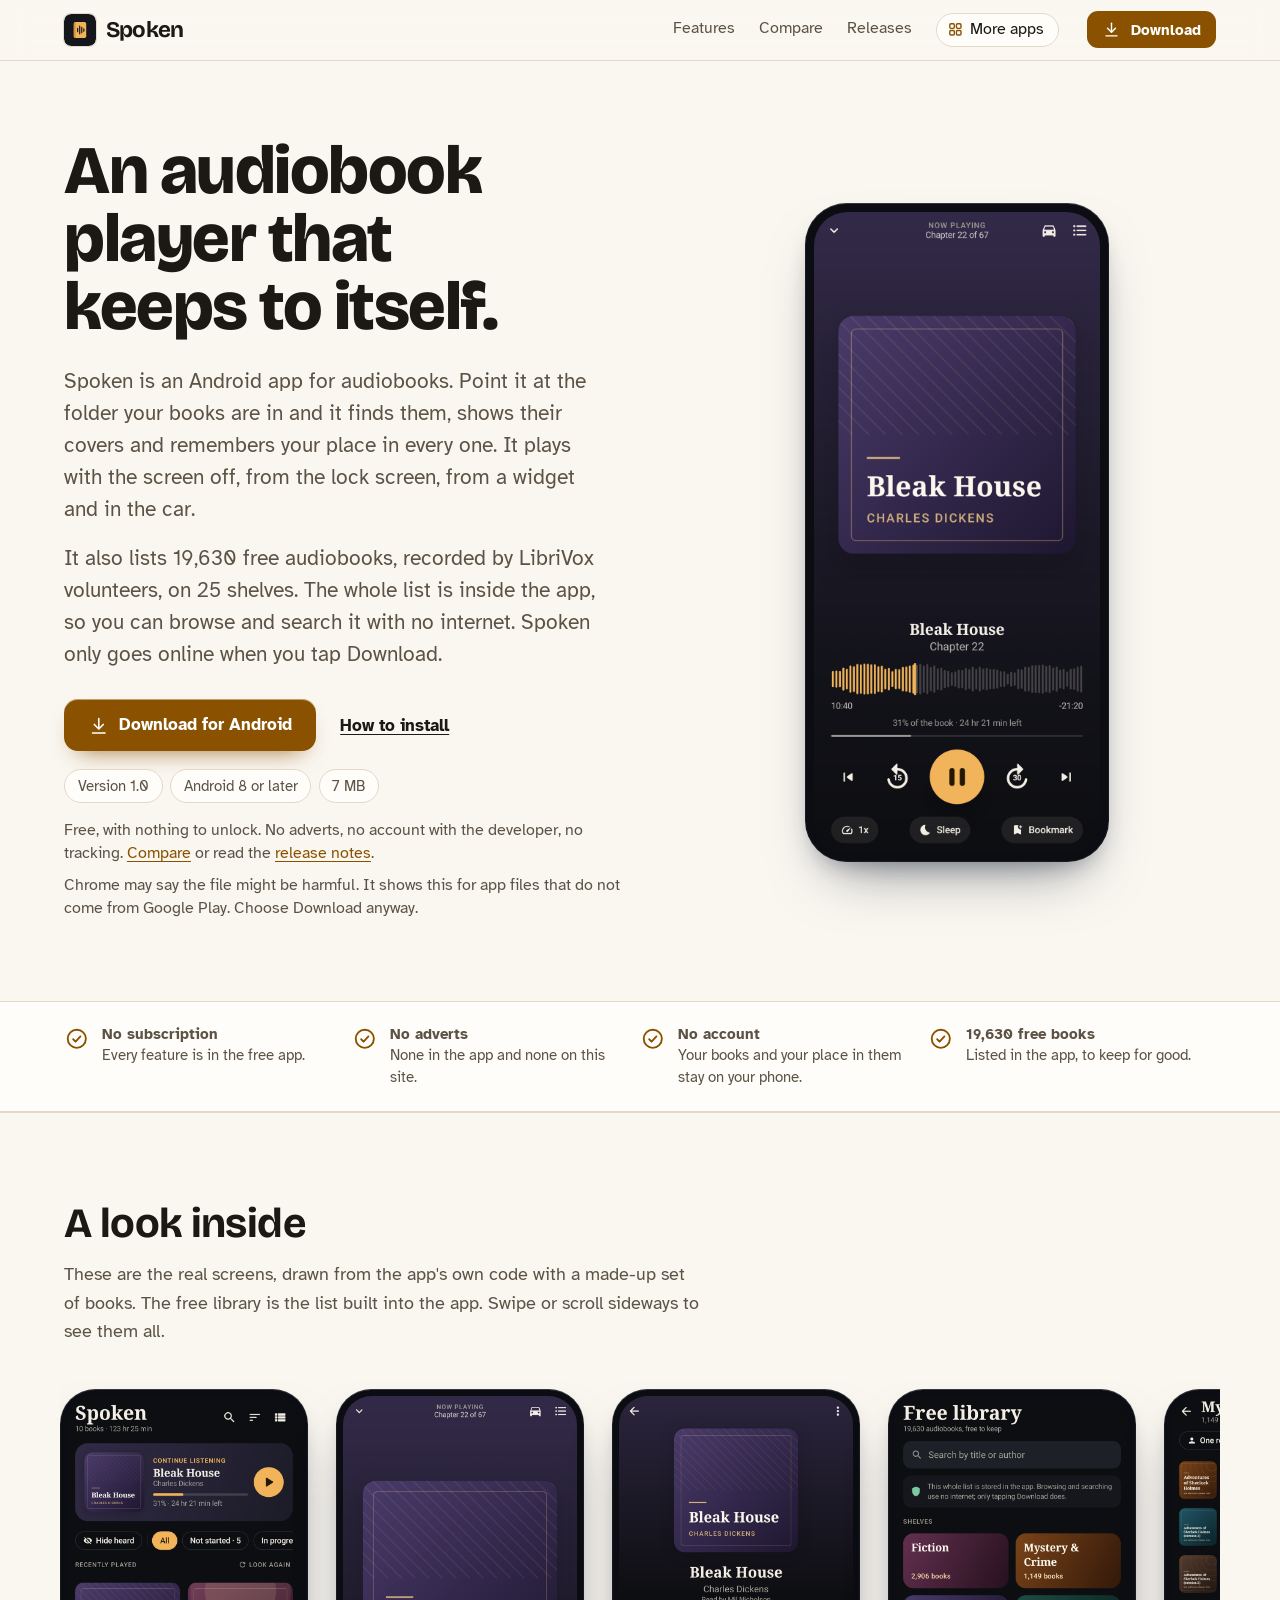
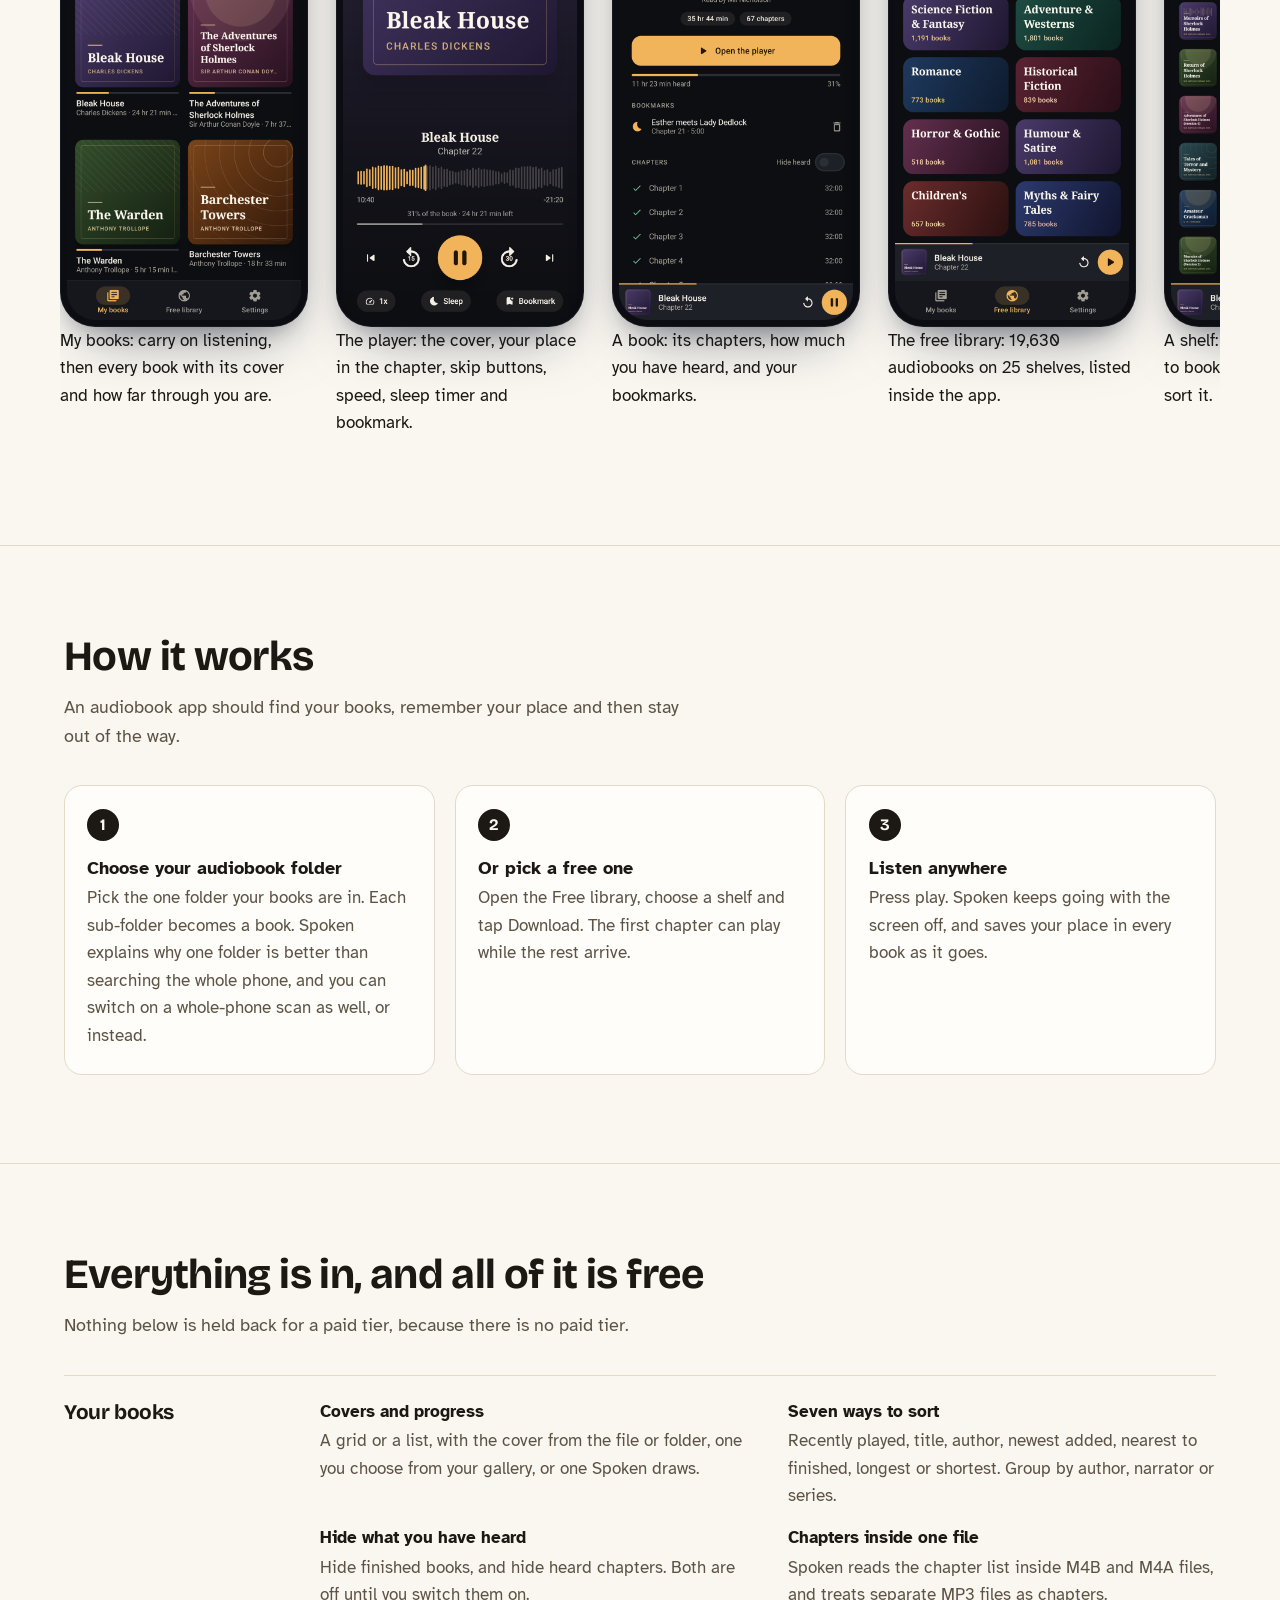
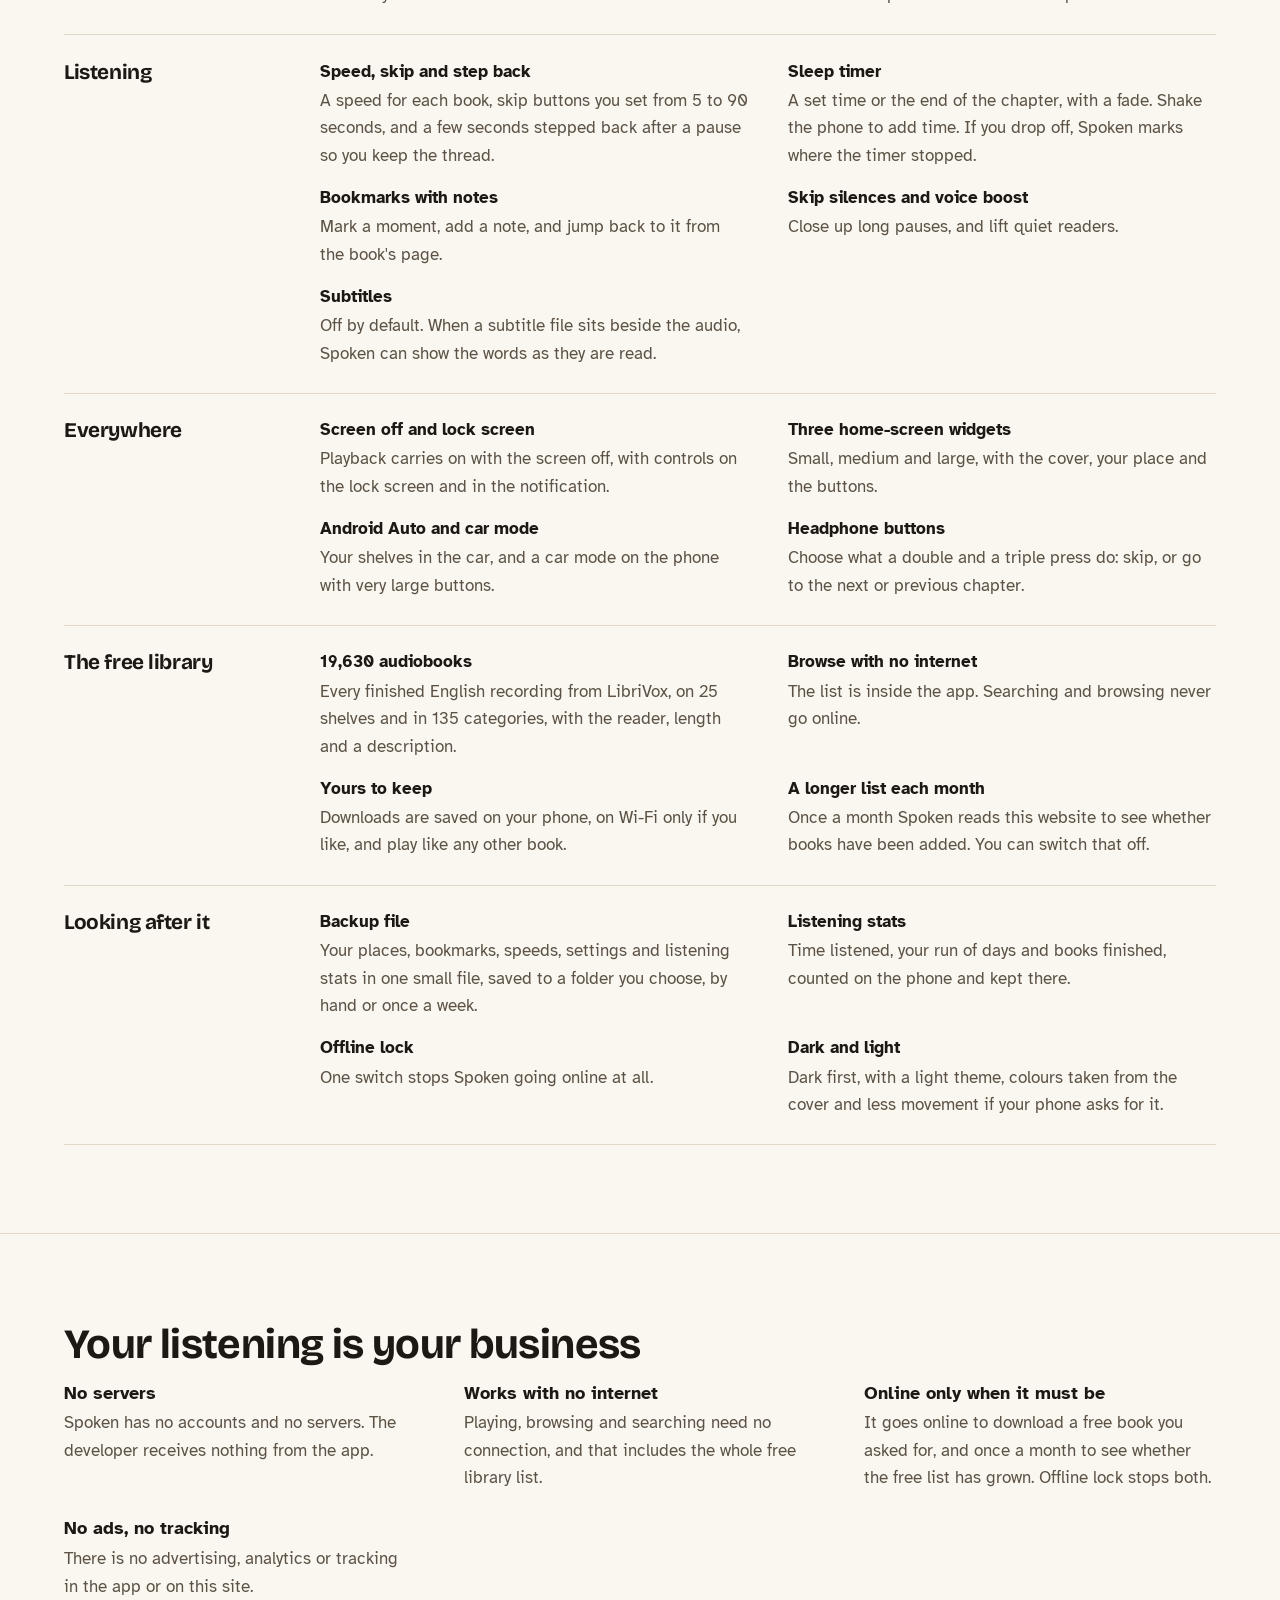
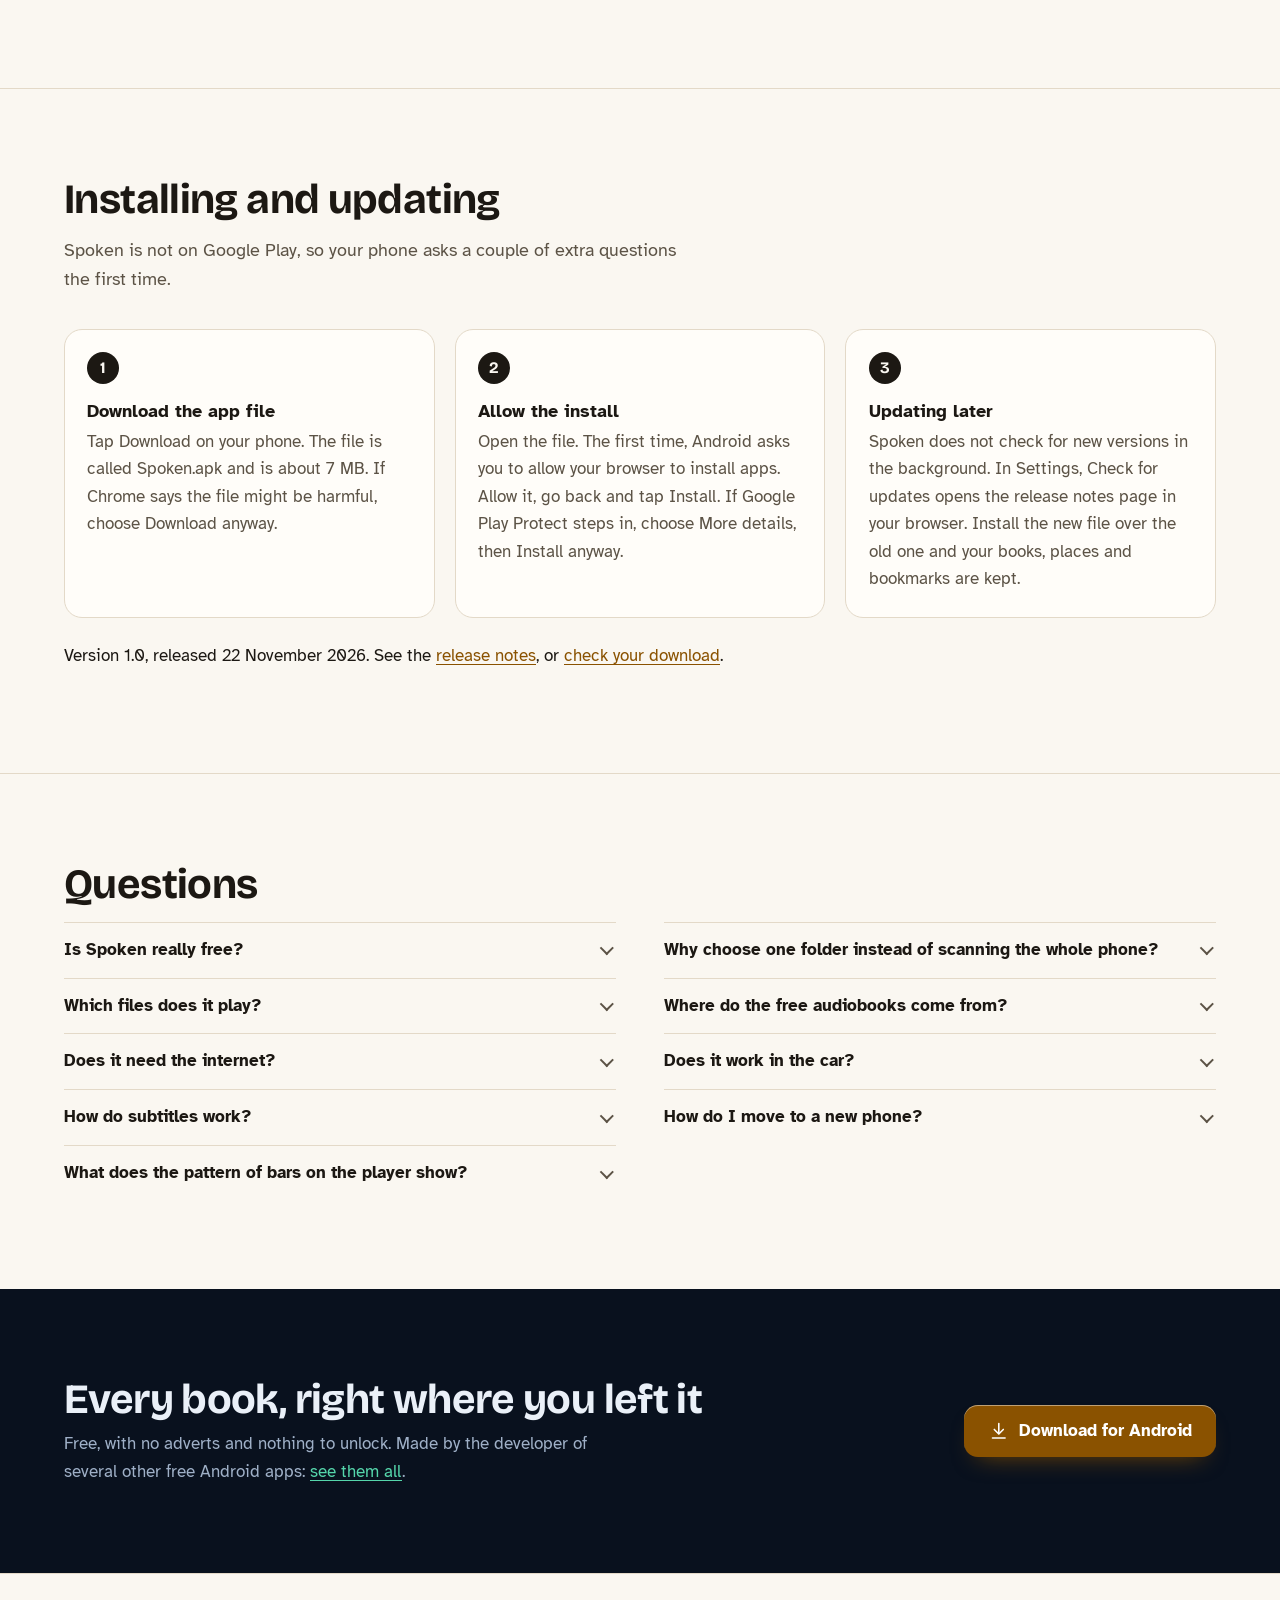
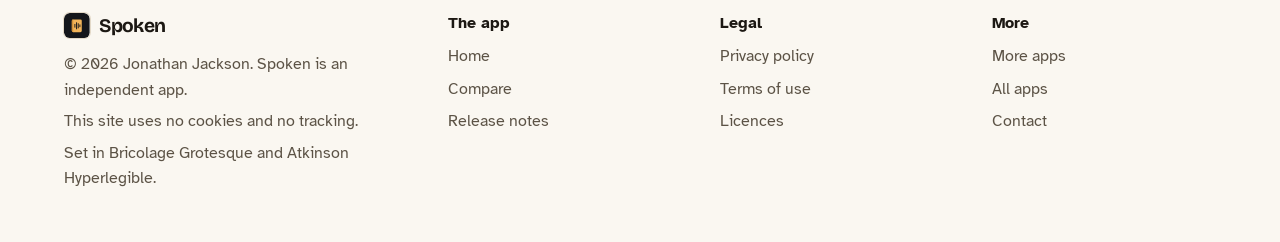
<file: index.html>
<!DOCTYPE html>
<html lang="en-GB">
<head>
<meta charset="utf-8">
<meta name="viewport" content="width=device-width, initial-scale=1">
<title>Spoken: a free audiobook player for Android with 19,000 free books built in</title>
<meta name="description" content="Spoken is a free audiobook player for Android. It plays the books on your phone with chapters, bookmarks, a sleep timer, widgets and Android Auto, and lists 19,630 free LibriVox recordings to browse with no internet. No adverts, no account, no tracking.">
<meta name="author" content="Jonathan Jackson">
<link rel="canonical" href="https://customgpter.github.io/spoken/">
<meta name="theme-color" content="#faf7f1" media="(prefers-color-scheme: light)">
<meta name="theme-color" content="#0d0e11" media="(prefers-color-scheme: dark)">
<meta property="og:type" content="website">
<meta property="og:site_name" content="Spoken">
<meta property="og:title" content="Spoken: a free audiobook player for Android with 19,000 free books built in">
<meta property="og:description" content="Spoken is a free audiobook player for Android. It plays the books on your phone with chapters, bookmarks, a sleep timer, widgets and Android Auto, and lists 19,630 free LibriVox recordings to browse with no internet. No adverts, no account, no tracking.">
<meta property="og:url" content="https://customgpter.github.io/spoken/">
<meta property="og:image" content="https://customgpter.github.io/spoken/assets/og.png">
<meta property="og:image:width" content="1200">
<meta property="og:image:height" content="630">
<meta property="og:image:alt" content="Spoken&#x27;s player with the book cover, chapter, skip buttons, speed, sleep timer and bookmark">
<meta property="og:locale" content="en_GB">
<meta name="twitter:card" content="summary_large_image">
<link rel="icon" href="./assets/favicon.svg" type="image/svg+xml">
<link rel="apple-touch-icon" href="./assets/apple-touch-icon.png">
<link rel="preload" href="./assets/fonts/bricolage-grotesque-latin.woff2" as="font" type="font/woff2" crossorigin>
<link rel="preload" href="./assets/fonts/atkinson-hyperlegible-latin-400-normal.woff2" as="font" type="font/woff2" crossorigin>
<link rel="stylesheet" href="./assets/site.css?v=1">
<link rel="stylesheet" href="./assets/house.css?v=1">
<link rel="stylesheet" href="./assets/apps-list.css?v=1">
<script src="./assets/apps-list.js?v=1" defer></script>
<script type="application/ld+json">{"@context":"https://schema.org","@type":"SoftwareApplication","name":"Spoken","url":"https://customgpter.github.io/spoken/","description":"Spoken is a free audiobook player for Android. It plays the books on your phone with chapters, bookmarks, a sleep timer, widgets and Android Auto, and lists 19,630 free LibriVox recordings to browse with no internet. No adverts, no account, no tracking.","applicationCategory":"MultimediaApplication","operatingSystem":"Android 8 or later","softwareVersion":"1.0","downloadUrl":"https://github.com/CustomGPTer/spoken/releases/latest/download/Spoken.apk","releaseNotes":"https://customgpter.github.io/spoken/releases.html","offers":{"@type":"Offer","price":"0","priceCurrency":"GBP"},"inLanguage":"en-GB","image":"https://customgpter.github.io/spoken/assets/og.png","featureList":["Covers and progress","Seven ways to sort","Hide what you have heard","Chapters inside one file","Speed, skip and step back","Sleep timer","Bookmarks with notes","Skip silences and voice boost","Subtitles","Screen off and lock screen","Three home-screen widgets","Android Auto and car mode"],"author":{"@type":"Person","name":"Jonathan Jackson"}}</script>
<script type="application/ld+json">{"@context":"https://schema.org","@type":"FAQPage","mainEntity":[{"@type":"Question","name":"Is Spoken really free?","acceptedAnswer":{"@type":"Answer","text":"Yes. There is no paid version, no subscription, nothing to unlock and no adverts."}},{"@type":"Question","name":"Why choose one folder instead of scanning the whole phone?","acceptedAnswer":{"@type":"Answer","text":"A folder tells Spoken exactly which files are audiobooks. Each sub-folder becomes one book, in the right order, with its cover. A whole-phone scan also finds music, voice notes and ringtones, and has to guess which files belong together. You can switch on either, or both, in Settings under Finding your books."}},{"@type":"Question","name":"Which files does it play?","acceptedAnswer":{"@type":"Answer","text":"MP3, M4B, M4A, AAC, OGG, Opus, FLAC and WAV. Chapter lists inside M4B and M4A files are read. Books bought from stores that lock their files, such as Audible, cannot be played."}},{"@type":"Question","name":"Where do the free audiobooks come from?","acceptedAnswer":{"@type":"Answer","text":"They are recordings made by LibriVox volunteers and given to the public domain. The files are hosted by the Internet Archive. Spoken is not connected with either. If you enjoy the books, both welcome donations."}},{"@type":"Question","name":"Does it need the internet?","acceptedAnswer":{"@type":"Answer","text":"No. Playing your books, browsing the free library and searching it all work with no connection. Spoken goes online only to download a free book you asked for, and once a month to see whether the free list has grown. Offline lock in Settings stops both."}},{"@type":"Question","name":"Does it work in the car?","acceptedAnswer":{"@type":"Answer","text":"Yes. Spoken appears in Android Auto with your shelves, and car mode on the phone shows very large buttons and nothing else. Set it going before you drive."}},{"@type":"Question","name":"How do subtitles work?","acceptedAnswer":{"@type":"Answer","text":"Subtitles are off by default. If a subtitle file with the same name sits beside the audio file (SRT, VTT or LRC), switch Subtitles on and the words appear on the player as they are read. Spoken does not write subtitles itself."}},{"@type":"Question","name":"How do I move to a new phone?","acceptedAnswer":{"@type":"Answer","text":"Copy your audiobook folder and the backup file to the new phone. Install Spoken, choose the folder, then tap Restore in Settings under Backup. Every book picks up where you left it."}},{"@type":"Question","name":"What does the pattern of bars on the player show?","acceptedAnswer":{"@type":"Answer","text":"Your place in the chapter. The bars are a pattern drawn for each chapter, not a picture of the sound. Settings has a switch for a plain line instead."}}]}</script>
</head>
<body>
<a class="skip" href="#main">Skip to content</a>
<header class="masthead">
<div class="wrap">
<a class="brand" href="./" aria-label="Spoken home"><svg viewBox="0 0 108 108" aria-hidden="true"><rect width="108" height="108" rx="24" fill="#14161B"/><path fill="#F2B45A" d="M39,27h30a6,6 0 0 1 6,6v42a6,6 0 0 1 -6,6h-30a6,6 0 0 1 -6,-6v-42a6,6 0 0 1 6,-6z"/><path fill="#D2923A" d="M39,27a6,6 0 0 0 -6,6v42a6,6 0 0 0 6,6z"/><path d="M46,48v12M53,41v26M60,45v18M67,50v8" fill="none" stroke="#14161B" stroke-width="4" stroke-linecap="round"/></svg><span>Spoken</span></a>
<nav aria-label="Main"><ul><li><a href="./#features">Features</a></li><li><a href="./compare.html">Compare</a></li><li><a href="./releases.html">Releases</a></li><li><a class="more-apps" href="./more-apps.html"><svg class="ico" viewBox="0 0 24 24" aria-hidden="true"><rect x="4" y="4" width="6.5" height="6.5" rx="1.6"/><rect x="13.5" y="4" width="6.5" height="6.5" rx="1.6"/><rect x="4" y="13.5" width="6.5" height="6.5" rx="1.6"/><rect x="13.5" y="13.5" width="6.5" height="6.5" rx="1.6"/></svg>More apps</a></li></ul></nav>
<a class="button small" href="https://github.com/CustomGPTer/spoken/releases/latest/download/Spoken.apk"><svg class="ico" viewBox="0 0 24 24" aria-hidden="true"><path d="M12 4v11"/><path d="M7 10.5l5 5 5-5"/><path d="M5 20h14"/></svg>Download</a>
</div>
</header>
<main id="main">
<div class="hero">
<div class="wrap hero-grid">
<div class="hero-copy">
<h1>An audiobook player that keeps to itself.</h1>
<p class="lede">Spoken is an Android app for audiobooks. Point it at the folder your books are in and it finds them, shows their covers and remembers your place in every one. It plays with the screen off, from the lock screen, from a widget and in the car.</p><p class="lede">It also lists 19,630 free audiobooks, recorded by LibriVox volunteers, on 25 shelves. The whole list is inside the app, so you can browse and search it with no internet. Spoken only goes online when you tap Download.</p>

<p class="get" id="download"><a class="button" href="https://github.com/CustomGPTer/spoken/releases/latest/download/Spoken.apk"><svg class="ico" viewBox="0 0 24 24" aria-hidden="true"><path d="M12 4v11"/><path d="M7 10.5l5 5 5-5"/><path d="M5 20h14"/></svg>Download for Android</a><a class="aside" href="#install">How to install</a></p>
<ul class="pills"><li>Version 1.0</li><li>Android 8 or later</li><li>7 MB</li></ul>
<p class="facts">Free, with nothing to unlock. No adverts, no account with the developer, no tracking. <a href="compare.html">Compare</a> or read the <a href="releases.html">release notes</a>.</p>
<p class="facts">Chrome may say the file might be harmful. It shows this for app files that do not come from Google Play. Choose Download anyway.</p>
</div>
<div class="hero-phone"><div class="phone"><img src="./assets/screens/player.png" alt="The player: the cover, your place in the chapter, skip buttons, speed, sleep timer and bookmark." width="393" height="852" fetchpriority="high"></div></div>
</div>
</div>

<section class="promises" aria-label="In short">
<div class="wrap"><ul><li><svg class="ico" viewBox="0 0 24 24" aria-hidden="true"><circle cx="12" cy="12" r="8.5"/><path d="M8.6 12.4l2.3 2.3 4.5-4.9"/></svg><span><b>No subscription</b><span>Every feature is in the free app.</span></span></li><li><svg class="ico" viewBox="0 0 24 24" aria-hidden="true"><circle cx="12" cy="12" r="8.5"/><path d="M8.6 12.4l2.3 2.3 4.5-4.9"/></svg><span><b>No adverts</b><span>None in the app and none on this site.</span></span></li><li><svg class="ico" viewBox="0 0 24 24" aria-hidden="true"><circle cx="12" cy="12" r="8.5"/><path d="M8.6 12.4l2.3 2.3 4.5-4.9"/></svg><span><b>No account</b><span>Your books and your place in them stay on your phone.</span></span></li><li><svg class="ico" viewBox="0 0 24 24" aria-hidden="true"><circle cx="12" cy="12" r="8.5"/><path d="M8.6 12.4l2.3 2.3 4.5-4.9"/></svg><span><b>19,630 free books</b><span>Listed in the app, to keep for good.</span></span></li></ul></div>
</section>

<section id="screens" aria-labelledby="screens-h">
<div class="wrap">
<h2 id="screens-h">A look inside</h2>
<p class="intro">These are the real screens, drawn from the app&#x27;s own code with a made-up set of books. The free library is the list built into the app. Swipe or scroll sideways to see them all.</p>
<div class="gallery" tabindex="0" role="region" aria-label="Screens from Spoken"><figure class="shot"><div class="phone"><img src="./assets/screens/books.png" alt="My books: carry on listening, then every book with its cover and how far through you are." width="393" height="852" loading="eager" decoding="async"></div><figcaption>My books: carry on listening, then every book with its cover and how far through you are.</figcaption></figure><figure class="shot"><div class="phone"><img src="./assets/screens/player.png" alt="The player: the cover, your place in the chapter, skip buttons, speed, sleep timer and bookmark." width="393" height="852" loading="eager" decoding="async"></div><figcaption>The player: the cover, your place in the chapter, skip buttons, speed, sleep timer and bookmark.</figcaption></figure><figure class="shot"><div class="phone"><img src="./assets/screens/book.png" alt="A book: its chapters, how much you have heard, and your bookmarks." width="393" height="852" loading="eager" decoding="async"></div><figcaption>A book: its chapters, how much you have heard, and your bookmarks.</figcaption></figure><figure class="shot"><div class="phone"><img src="./assets/screens/library.png" alt="The free library: 19,630 audiobooks on 25 shelves, listed inside the app." width="393" height="852" loading="eager" decoding="async"></div><figcaption>The free library: 19,630 audiobooks on 25 shelves, listed inside the app.</figcaption></figure><figure class="shot"><div class="phone"><img src="./assets/screens/shelf.png" alt="A shelf: narrow it by category or to books with one reader, and sort it." width="393" height="852" loading="eager" decoding="async"></div><figcaption>A shelf: narrow it by category or to books with one reader, and sort it.</figcaption></figure><figure class="shot"><div class="phone"><img src="./assets/screens/words.png" alt="Subtitles: the words on screen, when a subtitle file sits beside the audio." width="393" height="852" loading="eager" decoding="async"></div><figcaption>Subtitles: the words on screen, when a subtitle file sits beside the audio.</figcaption></figure><figure class="shot"><div class="phone"><img src="./assets/screens/car.png" alt="Car mode: very large buttons and nothing else." width="393" height="852" loading="eager" decoding="async"></div><figcaption>Car mode: very large buttons and nothing else.</figcaption></figure><figure class="shot"><div class="phone"><img src="./assets/screens/stats.png" alt="Listening stats: today, this week, your run of days and books finished." width="393" height="852" loading="eager" decoding="async"></div><figcaption>Listening stats: today, this week, your run of days and books finished.</figcaption></figure></div>
</div>
</section>

<section id="how" aria-labelledby="how-h">
<div class="wrap">
<h2 id="how-h">How it works</h2>
<p class="intro">An audiobook app should find your books, remember your place and then stay out of the way.</p>
<ol class="steps"><li><h3>Choose your audiobook folder</h3><p>Pick the one folder your books are in. Each sub-folder becomes a book. Spoken explains why one folder is better than searching the whole phone, and you can switch on a whole-phone scan as well, or instead.</p></li><li><h3>Or pick a free one</h3><p>Open the Free library, choose a shelf and tap Download. The first chapter can play while the rest arrive.</p></li><li><h3>Listen anywhere</h3><p>Press play. Spoken keeps going with the screen off, and saves your place in every book as it goes.</p></li></ol>
</div>
</section>

<section id="features" aria-labelledby="features-h">
<div class="wrap">
<h2 id="features-h">Everything is in, and all of it is free</h2>
<p class="intro">Nothing below is held back for a paid tier, because there is no paid tier.</p>
<div class="groups"><div class="group"><h3>Your books</h3><dl><div><dt>Covers and progress</dt><dd>A grid or a list, with the cover from the file or folder, one you choose from your gallery, or one Spoken draws.</dd></div><div><dt>Seven ways to sort</dt><dd>Recently played, title, author, newest added, nearest to finished, longest or shortest. Group by author, narrator or series.</dd></div><div><dt>Hide what you have heard</dt><dd>Hide finished books, and hide heard chapters. Both are off until you switch them on.</dd></div><div><dt>Chapters inside one file</dt><dd>Spoken reads the chapter list inside M4B and M4A files, and treats separate MP3 files as chapters.</dd></div></dl></div><div class="group"><h3>Listening</h3><dl><div><dt>Speed, skip and step back</dt><dd>A speed for each book, skip buttons you set from 5 to 90 seconds, and a few seconds stepped back after a pause so you keep the thread.</dd></div><div><dt>Sleep timer</dt><dd>A set time or the end of the chapter, with a fade. Shake the phone to add time. If you drop off, Spoken marks where the timer stopped.</dd></div><div><dt>Bookmarks with notes</dt><dd>Mark a moment, add a note, and jump back to it from the book's page.</dd></div><div><dt>Skip silences and voice boost</dt><dd>Close up long pauses, and lift quiet readers.</dd></div><div><dt>Subtitles</dt><dd>Off by default. When a subtitle file sits beside the audio, Spoken can show the words as they are read.</dd></div></dl></div><div class="group"><h3>Everywhere</h3><dl><div><dt>Screen off and lock screen</dt><dd>Playback carries on with the screen off, with controls on the lock screen and in the notification.</dd></div><div><dt>Three home-screen widgets</dt><dd>Small, medium and large, with the cover, your place and the buttons.</dd></div><div><dt>Android Auto and car mode</dt><dd>Your shelves in the car, and a car mode on the phone with very large buttons.</dd></div><div><dt>Headphone buttons</dt><dd>Choose what a double and a triple press do: skip, or go to the next or previous chapter.</dd></div></dl></div><div class="group"><h3>The free library</h3><dl><div><dt>19,630 audiobooks</dt><dd>Every finished English recording from LibriVox, on 25 shelves and in 135 categories, with the reader, length and a description.</dd></div><div><dt>Browse with no internet</dt><dd>The list is inside the app. Searching and browsing never go online.</dd></div><div><dt>Yours to keep</dt><dd>Downloads are saved on your phone, on Wi-Fi only if you like, and play like any other book.</dd></div><div><dt>A longer list each month</dt><dd>Once a month Spoken reads this website to see whether books have been added. You can switch that off.</dd></div></dl></div><div class="group"><h3>Looking after it</h3><dl><div><dt>Backup file</dt><dd>Your places, bookmarks, speeds, settings and listening stats in one small file, saved to a folder you choose, by hand or once a week.</dd></div><div><dt>Listening stats</dt><dd>Time listened, your run of days and books finished, counted on the phone and kept there.</dd></div><div><dt>Offline lock</dt><dd>One switch stops Spoken going online at all.</dd></div><div><dt>Dark and light</dt><dd>Dark first, with a light theme, colours taken from the cover and less movement if your phone asks for it.</dd></div></dl></div></div>
</div>
</section>

<section id="privacy" aria-labelledby="privacy-h">
<div class="wrap">
<h2 id="privacy-h">Your listening is your business</h2>
<ul class="plain"><li><h3>No servers</h3><p>Spoken has no accounts and no servers. The developer receives nothing from the app.</p></li><li><h3>Works with no internet</h3><p>Playing, browsing and searching need no connection, and that includes the whole free library list.</p></li><li><h3>Online only when it must be</h3><p>It goes online to download a free book you asked for, and once a month to see whether the free list has grown. Offline lock stops both.</p></li><li><h3>No ads, no tracking</h3><p>There is no advertising, analytics or tracking in the app or on this site.</p></li></ul>
</div>
</section>

<section id="install" aria-labelledby="install-h">
<div class="wrap">
<h2 id="install-h">Installing and updating</h2>
<p class="intro">Spoken is not on Google Play, so your phone asks a couple of extra questions the first time.</p>
<ol class="steps"><li><h3>Download the app file</h3><p>Tap Download on your phone. The file is called Spoken.apk and is about 7 MB. If Chrome says the file might be harmful, choose Download anyway.</p></li><li><h3>Allow the install</h3><p>Open the file. The first time, Android asks you to allow your browser to install apps. Allow it, go back and tap Install. If Google Play Protect steps in, choose More details, then Install anyway.</p></li><li><h3>Updating later</h3><p>Spoken does not check for new versions in the background. In Settings, Check for updates opens the release notes page in your browser. Install the new file over the old one and your books, places and bookmarks are kept.</p></li></ol>
<p class="after-table">Version 1.0, released 22 November 2026. See the <a href="releases.html">release notes</a>, or <a href="releases.html#checking">check your download</a>.</p>
</div>
</section>

<section id="questions" aria-labelledby="questions-h">
<div class="wrap">
<h2 id="questions-h">Questions</h2>
<div class="faq"><details><summary>Is Spoken really free?</summary><p>Yes. There is no paid version, no subscription, nothing to unlock and no adverts.</p></details><details><summary>Why choose one folder instead of scanning the whole phone?</summary><p>A folder tells Spoken exactly which files are audiobooks. Each sub-folder becomes one book, in the right order, with its cover. A whole-phone scan also finds music, voice notes and ringtones, and has to guess which files belong together. You can switch on either, or both, in Settings under Finding your books.</p></details><details><summary>Which files does it play?</summary><p>MP3, M4B, M4A, AAC, OGG, Opus, FLAC and WAV. Chapter lists inside M4B and M4A files are read. Books bought from stores that lock their files, such as Audible, cannot be played.</p></details><details><summary>Where do the free audiobooks come from?</summary><p>They are recordings made by LibriVox volunteers and given to the public domain. The files are hosted by the Internet Archive. Spoken is not connected with either. If you enjoy the books, both welcome donations.</p></details><details><summary>Does it need the internet?</summary><p>No. Playing your books, browsing the free library and searching it all work with no connection. Spoken goes online only to download a free book you asked for, and once a month to see whether the free list has grown. Offline lock in Settings stops both.</p></details><details><summary>Does it work in the car?</summary><p>Yes. Spoken appears in Android Auto with your shelves, and car mode on the phone shows very large buttons and nothing else. Set it going before you drive.</p></details><details><summary>How do subtitles work?</summary><p>Subtitles are off by default. If a subtitle file with the same name sits beside the audio file (SRT, VTT or LRC), switch Subtitles on and the words appear on the player as they are read. Spoken does not write subtitles itself.</p></details><details><summary>How do I move to a new phone?</summary><p>Copy your audiobook folder and the backup file to the new phone. Install Spoken, choose the folder, then tap Restore in Settings under Backup. Every book picks up where you left it.</p></details><details><summary>What does the pattern of bars on the player show?</summary><p>Your place in the chapter. The bars are a pattern drawn for each chapter, not a picture of the sound. Settings has a switch for a plain line instead.</p></details></div>
</div>
</section>

<section class="closing" aria-labelledby="closing-h">
<div class="wrap">
<div><h2 id="closing-h">Every book, right where you left it</h2><p>Free, with no adverts and nothing to unlock. Made by the developer of several other free Android apps: <a href="more-apps.html">see them all</a>.</p></div>
<a class="button" href="https://github.com/CustomGPTer/spoken/releases/latest/download/Spoken.apk"><svg class="ico" viewBox="0 0 24 24" aria-hidden="true"><path d="M12 4v11"/><path d="M7 10.5l5 5 5-5"/><path d="M5 20h14"/></svg>Download for Android</a>
</div>
</section>
</main>
<footer class="colophon">
<div class="wrap">
<div>
<a class="brand" href="./" aria-label="Spoken home"><svg viewBox="0 0 108 108" aria-hidden="true"><rect width="108" height="108" rx="24" fill="#14161B"/><path fill="#F2B45A" d="M39,27h30a6,6 0 0 1 6,6v42a6,6 0 0 1 -6,6h-30a6,6 0 0 1 -6,-6v-42a6,6 0 0 1 6,-6z"/><path fill="#D2923A" d="M39,27a6,6 0 0 0 -6,6v42a6,6 0 0 0 6,6z"/><path d="M46,48v12M53,41v26M60,45v18M67,50v8" fill="none" stroke="#14161B" stroke-width="4" stroke-linecap="round"/></svg><span>Spoken</span></a>
<p>&copy; 2026 Jonathan Jackson. Spoken is an independent app.</p>
<p>This site uses no cookies and no tracking.</p>
<p>Set in Bricolage Grotesque and Atkinson Hyperlegible.</p>
</div>
<nav aria-label="The app"><h2>The app</h2><ul>
<li><a href="./">Home</a></li>
<li><a href="./compare.html">Compare</a></li>
<li><a href="./releases.html">Release notes</a></li>

</ul></nav>
<nav aria-label="Legal"><h2>Legal</h2><ul>
<li><a href="./privacy.html">Privacy policy</a></li>
<li><a href="./terms.html">Terms of use</a></li>
<li><a href="./licences.html">Licences</a></li>
</ul></nav>
<nav aria-label="More"><h2>More</h2><ul>
<li><a href="./more-apps.html">More apps</a></li>
<li><a href="https://customgpter.github.io/">All apps</a></li>
<li><a href="https://github.com/CustomGPTer/spoken/issues">Contact</a></li>
</ul></nav>
</div>
</footer>
</body>
</html>
</file>
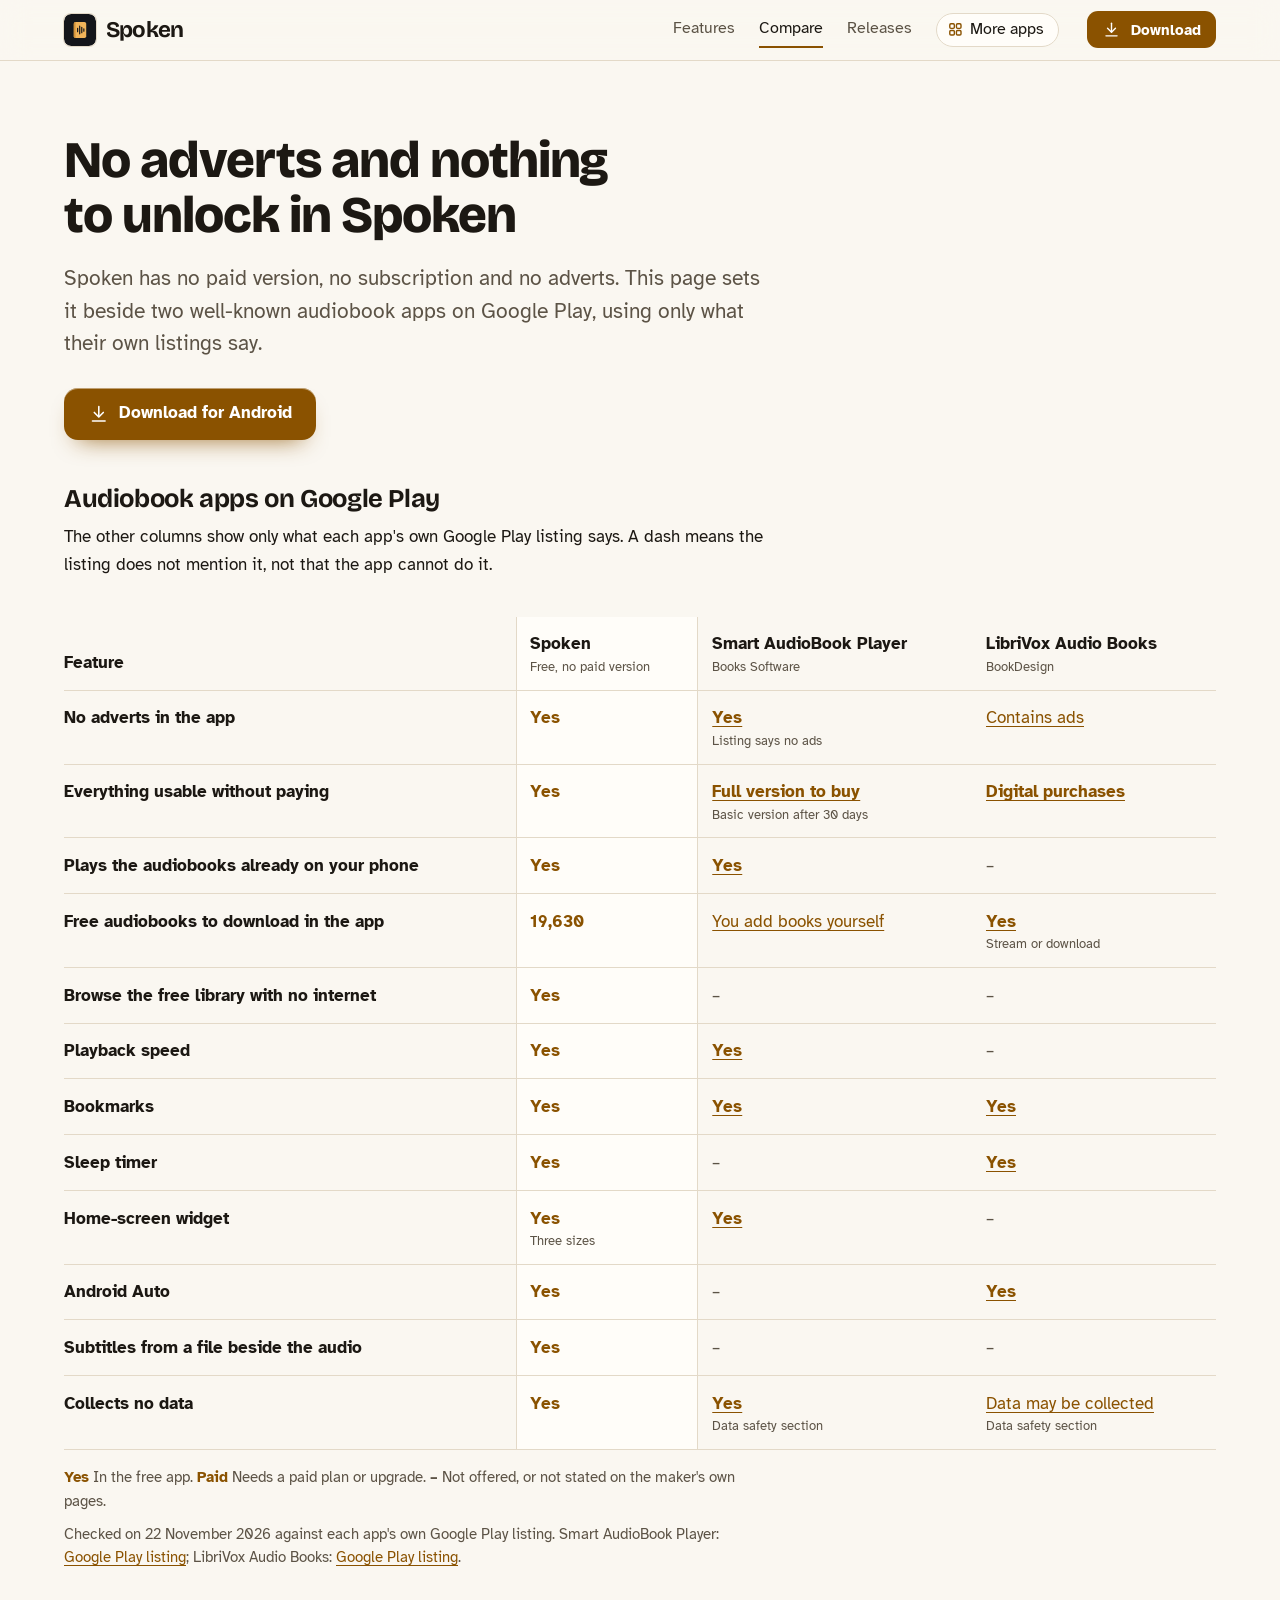
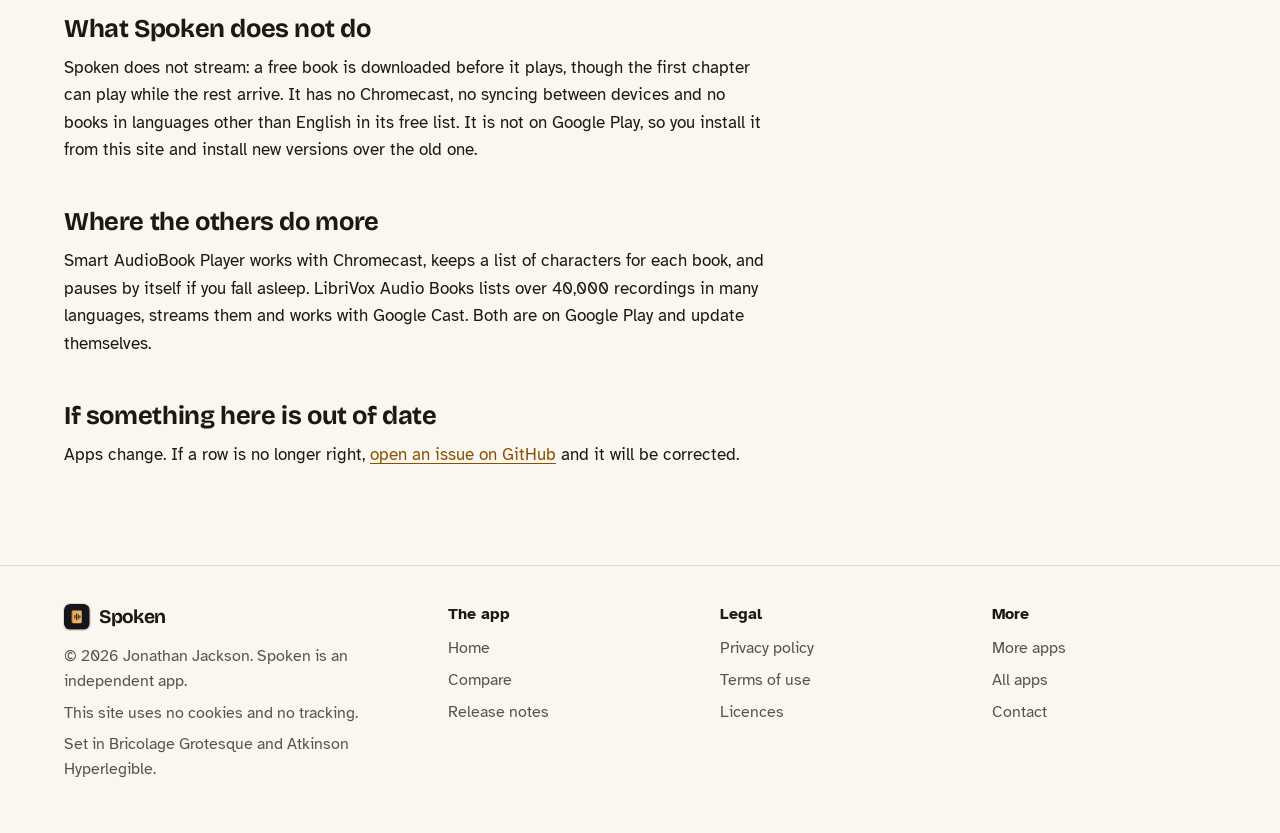
<file: compare.html>
<!DOCTYPE html>
<html lang="en-GB">
<head>
<meta charset="utf-8">
<meta name="viewport" content="width=device-width, initial-scale=1">
<title>Spoken compared with other audiobook apps</title>
<meta name="description" content="How Spoken compares with Smart AudioBook Player and LibriVox Audio Books, row by row, with each claim linked to the app&#x27;s own Google Play listing.">
<meta name="author" content="Jonathan Jackson">
<link rel="canonical" href="https://customgpter.github.io/spoken/compare.html">
<meta name="theme-color" content="#faf7f1" media="(prefers-color-scheme: light)">
<meta name="theme-color" content="#0d0e11" media="(prefers-color-scheme: dark)">
<meta property="og:type" content="website">
<meta property="og:site_name" content="Spoken">
<meta property="og:title" content="Spoken compared with other audiobook apps">
<meta property="og:description" content="How Spoken compares with Smart AudioBook Player and LibriVox Audio Books, row by row, with each claim linked to the app&#x27;s own Google Play listing.">
<meta property="og:url" content="https://customgpter.github.io/spoken/compare.html">
<meta property="og:image" content="https://customgpter.github.io/spoken/assets/og.png">
<meta property="og:image:width" content="1200">
<meta property="og:image:height" content="630">
<meta property="og:image:alt" content="Spoken&#x27;s player with the book cover, chapter, skip buttons, speed, sleep timer and bookmark">
<meta property="og:locale" content="en_GB">
<meta name="twitter:card" content="summary_large_image">
<link rel="icon" href="./assets/favicon.svg" type="image/svg+xml">
<link rel="apple-touch-icon" href="./assets/apple-touch-icon.png">
<link rel="preload" href="./assets/fonts/bricolage-grotesque-latin.woff2" as="font" type="font/woff2" crossorigin>
<link rel="preload" href="./assets/fonts/atkinson-hyperlegible-latin-400-normal.woff2" as="font" type="font/woff2" crossorigin>
<link rel="stylesheet" href="./assets/site.css?v=1">
<link rel="stylesheet" href="./assets/house.css?v=1">
<link rel="stylesheet" href="./assets/apps-list.css?v=1">
<script src="./assets/apps-list.js?v=1" defer></script>
</head>
<body>
<a class="skip" href="#main">Skip to content</a>
<header class="masthead">
<div class="wrap">
<a class="brand" href="./" aria-label="Spoken home"><svg viewBox="0 0 108 108" aria-hidden="true"><rect width="108" height="108" rx="24" fill="#14161B"/><path fill="#F2B45A" d="M39,27h30a6,6 0 0 1 6,6v42a6,6 0 0 1 -6,6h-30a6,6 0 0 1 -6,-6v-42a6,6 0 0 1 6,-6z"/><path fill="#D2923A" d="M39,27a6,6 0 0 0 -6,6v42a6,6 0 0 0 6,6z"/><path d="M46,48v12M53,41v26M60,45v18M67,50v8" fill="none" stroke="#14161B" stroke-width="4" stroke-linecap="round"/></svg><span>Spoken</span></a>
<nav aria-label="Main"><ul><li><a href="./#features">Features</a></li><li><a href="./compare.html" aria-current="page">Compare</a></li><li><a href="./releases.html">Releases</a></li><li><a class="more-apps" href="./more-apps.html"><svg class="ico" viewBox="0 0 24 24" aria-hidden="true"><rect x="4" y="4" width="6.5" height="6.5" rx="1.6"/><rect x="13.5" y="4" width="6.5" height="6.5" rx="1.6"/><rect x="4" y="13.5" width="6.5" height="6.5" rx="1.6"/><rect x="13.5" y="13.5" width="6.5" height="6.5" rx="1.6"/></svg>More apps</a></li></ul></nav>
<a class="button small" href="https://github.com/CustomGPTer/spoken/releases/latest/download/Spoken.apk"><svg class="ico" viewBox="0 0 24 24" aria-hidden="true"><path d="M12 4v11"/><path d="M7 10.5l5 5 5-5"/><path d="M5 20h14"/></svg>Download</a>
</div>
</header>
<main id="main" class="doc">
<div class="wrap">
<div class="measure">
<h1>No adverts and nothing to unlock in Spoken</h1>
<p class="lede">Spoken has no paid version, no subscription and no adverts. This page sets it beside two well-known audiobook apps on Google Play, using only what their own listings say.</p>
<p class="get"><a class="button" href="https://github.com/CustomGPTer/spoken/releases/latest/download/Spoken.apk"><svg class="ico" viewBox="0 0 24 24" aria-hidden="true"><path d="M12 4v11"/><path d="M7 10.5l5 5 5-5"/><path d="M5 20h14"/></svg>Download for Android</a></p>
<h2 id="table">Audiobook apps on Google Play</h2>
<p>The other columns show only what each app's own Google Play listing says. A dash means the listing does not mention it, not that the app cannot do it.</p>
</div>
<div class="scroll">
<table class="cmp">
<thead><tr><th scope="col">Feature</th><th scope="col" class="ours">Spoken<small>Free, no paid version</small></th><th scope="col">Smart AudioBook Player<small>Books Software</small></th><th scope="col">LibriVox Audio Books<small>BookDesign</small></th></tr></thead>
<tbody>
<tr><th scope="row">No adverts in the app</th><td class="yes ours"><span class="app">Spoken</span><span class="v">Yes</span></td><td class="yes"><span class="app">Smart AudioBook Player</span><span class="v"><a href="https://play.google.com/store/apps/details?id=ak.alizandro.smartaudiobookplayer&hl=en_GB">Yes</a><small>Listing says no ads</small></span></td><td class="na"><span class="app">LibriVox Audio Books</span><span class="v"><a href="https://play.google.com/store/apps/details?id=app.librivox.android&hl=en_GB">Contains ads</a></span></td></tr>
<tr><th scope="row">Everything usable without paying</th><td class="yes ours"><span class="app">Spoken</span><span class="v">Yes</span></td><td class="pay"><span class="app">Smart AudioBook Player</span><span class="v"><a href="https://play.google.com/store/apps/details?id=ak.alizandro.smartaudiobookplayer&hl=en_GB">Full version to buy</a><small>Basic version after 30 days</small></span></td><td class="pay"><span class="app">LibriVox Audio Books</span><span class="v"><a href="https://play.google.com/store/apps/details?id=app.librivox.android&hl=en_GB">Digital purchases</a></span></td></tr>
<tr><th scope="row">Plays the audiobooks already on your phone</th><td class="yes ours"><span class="app">Spoken</span><span class="v">Yes</span></td><td class="yes"><span class="app">Smart AudioBook Player</span><span class="v"><a href="https://play.google.com/store/apps/details?id=ak.alizandro.smartaudiobookplayer&hl=en_GB">Yes</a></span></td><td class="na"><span class="app">LibriVox Audio Books</span><span class="v">&ndash;</span></td></tr>
<tr><th scope="row">Free audiobooks to download in the app</th><td class="yes ours"><span class="app">Spoken</span><span class="v">19,630</span></td><td class="na"><span class="app">Smart AudioBook Player</span><span class="v"><a href="https://play.google.com/store/apps/details?id=ak.alizandro.smartaudiobookplayer&hl=en_GB">You add books yourself</a></span></td><td class="yes"><span class="app">LibriVox Audio Books</span><span class="v"><a href="https://play.google.com/store/apps/details?id=app.librivox.android&hl=en_GB">Yes</a><small>Stream or download</small></span></td></tr>
<tr><th scope="row">Browse the free library with no internet</th><td class="yes ours"><span class="app">Spoken</span><span class="v">Yes</span></td><td class="na"><span class="app">Smart AudioBook Player</span><span class="v">&ndash;</span></td><td class="na"><span class="app">LibriVox Audio Books</span><span class="v">&ndash;</span></td></tr>
<tr><th scope="row">Playback speed</th><td class="yes ours"><span class="app">Spoken</span><span class="v">Yes</span></td><td class="yes"><span class="app">Smart AudioBook Player</span><span class="v"><a href="https://play.google.com/store/apps/details?id=ak.alizandro.smartaudiobookplayer&hl=en_GB">Yes</a></span></td><td class="na"><span class="app">LibriVox Audio Books</span><span class="v">&ndash;</span></td></tr>
<tr><th scope="row">Bookmarks</th><td class="yes ours"><span class="app">Spoken</span><span class="v">Yes</span></td><td class="yes"><span class="app">Smart AudioBook Player</span><span class="v"><a href="https://play.google.com/store/apps/details?id=ak.alizandro.smartaudiobookplayer&hl=en_GB">Yes</a></span></td><td class="yes"><span class="app">LibriVox Audio Books</span><span class="v"><a href="https://play.google.com/store/apps/details?id=app.librivox.android&hl=en_GB">Yes</a></span></td></tr>
<tr><th scope="row">Sleep timer</th><td class="yes ours"><span class="app">Spoken</span><span class="v">Yes</span></td><td class="na"><span class="app">Smart AudioBook Player</span><span class="v">&ndash;</span></td><td class="yes"><span class="app">LibriVox Audio Books</span><span class="v"><a href="https://play.google.com/store/apps/details?id=app.librivox.android&hl=en_GB">Yes</a></span></td></tr>
<tr><th scope="row">Home-screen widget</th><td class="yes ours"><span class="app">Spoken</span><span class="v">Yes<small>Three sizes</small></span></td><td class="yes"><span class="app">Smart AudioBook Player</span><span class="v"><a href="https://play.google.com/store/apps/details?id=ak.alizandro.smartaudiobookplayer&hl=en_GB">Yes</a></span></td><td class="na"><span class="app">LibriVox Audio Books</span><span class="v">&ndash;</span></td></tr>
<tr><th scope="row">Android Auto</th><td class="yes ours"><span class="app">Spoken</span><span class="v">Yes</span></td><td class="na"><span class="app">Smart AudioBook Player</span><span class="v">&ndash;</span></td><td class="yes"><span class="app">LibriVox Audio Books</span><span class="v"><a href="https://play.google.com/store/apps/details?id=app.librivox.android&hl=en_GB">Yes</a></span></td></tr>
<tr><th scope="row">Subtitles from a file beside the audio</th><td class="yes ours"><span class="app">Spoken</span><span class="v">Yes</span></td><td class="na"><span class="app">Smart AudioBook Player</span><span class="v">&ndash;</span></td><td class="na"><span class="app">LibriVox Audio Books</span><span class="v">&ndash;</span></td></tr>
<tr><th scope="row">Collects no data</th><td class="yes ours"><span class="app">Spoken</span><span class="v">Yes</span></td><td class="yes"><span class="app">Smart AudioBook Player</span><span class="v"><a href="https://play.google.com/store/apps/details?id=ak.alizandro.smartaudiobookplayer&hl=en_GB">Yes</a><small>Data safety section</small></span></td><td class="na"><span class="app">LibriVox Audio Books</span><span class="v"><a href="https://play.google.com/store/apps/details?id=app.librivox.android&hl=en_GB">Data may be collected</a><small>Data safety section</small></span></td></tr>
</tbody>
</table>
</div>
<div class="measure">
<p class="key"><strong class="yes">Yes</strong> In the free app. <strong class="pay">Paid</strong> Needs a paid plan or upgrade. <strong>&ndash;</strong> Not offered, or not stated on the maker's own pages.</p>
<p class="key">Checked on 22 November 2026 against each app's own Google Play listing. Smart AudioBook Player: <a href="https://play.google.com/store/apps/details?id=ak.alizandro.smartaudiobookplayer&hl=en_GB">Google Play listing</a>; LibriVox Audio Books: <a href="https://play.google.com/store/apps/details?id=app.librivox.android&hl=en_GB">Google Play listing</a>.</p>
<h2>What Spoken does not do</h2><p>Spoken does not stream: a free book is downloaded before it plays, though the first chapter can play while the rest arrive. It has no Chromecast, no syncing between devices and no books in languages other than English in its free list. It is not on Google Play, so you install it from this site and install new versions over the old one.</p><h2>Where the others do more</h2><p>Smart AudioBook Player works with Chromecast, keeps a list of characters for each book, and pauses by itself if you fall asleep. LibriVox Audio Books lists over 40,000 recordings in many languages, streams them and works with Google Cast. Both are on Google Play and update themselves.</p>
<h2 id="wrong">If something here is out of date</h2>
<p>Apps change. If a row is no longer right, <a href="https://github.com/CustomGPTer/spoken/issues">open an issue on GitHub</a> and it will be corrected.</p>
</div>
</div>
</main>
<footer class="colophon">
<div class="wrap">
<div>
<a class="brand" href="./" aria-label="Spoken home"><svg viewBox="0 0 108 108" aria-hidden="true"><rect width="108" height="108" rx="24" fill="#14161B"/><path fill="#F2B45A" d="M39,27h30a6,6 0 0 1 6,6v42a6,6 0 0 1 -6,6h-30a6,6 0 0 1 -6,-6v-42a6,6 0 0 1 6,-6z"/><path fill="#D2923A" d="M39,27a6,6 0 0 0 -6,6v42a6,6 0 0 0 6,6z"/><path d="M46,48v12M53,41v26M60,45v18M67,50v8" fill="none" stroke="#14161B" stroke-width="4" stroke-linecap="round"/></svg><span>Spoken</span></a>
<p>&copy; 2026 Jonathan Jackson. Spoken is an independent app.</p>
<p>This site uses no cookies and no tracking.</p>
<p>Set in Bricolage Grotesque and Atkinson Hyperlegible.</p>
</div>
<nav aria-label="The app"><h2>The app</h2><ul>
<li><a href="./">Home</a></li>
<li><a href="./compare.html">Compare</a></li>
<li><a href="./releases.html">Release notes</a></li>

</ul></nav>
<nav aria-label="Legal"><h2>Legal</h2><ul>
<li><a href="./privacy.html">Privacy policy</a></li>
<li><a href="./terms.html">Terms of use</a></li>
<li><a href="./licences.html">Licences</a></li>
</ul></nav>
<nav aria-label="More"><h2>More</h2><ul>
<li><a href="./more-apps.html">More apps</a></li>
<li><a href="https://customgpter.github.io/">All apps</a></li>
<li><a href="https://github.com/CustomGPTer/spoken/issues">Contact</a></li>
</ul></nav>
</div>
</footer>
</body>
</html>
</file>
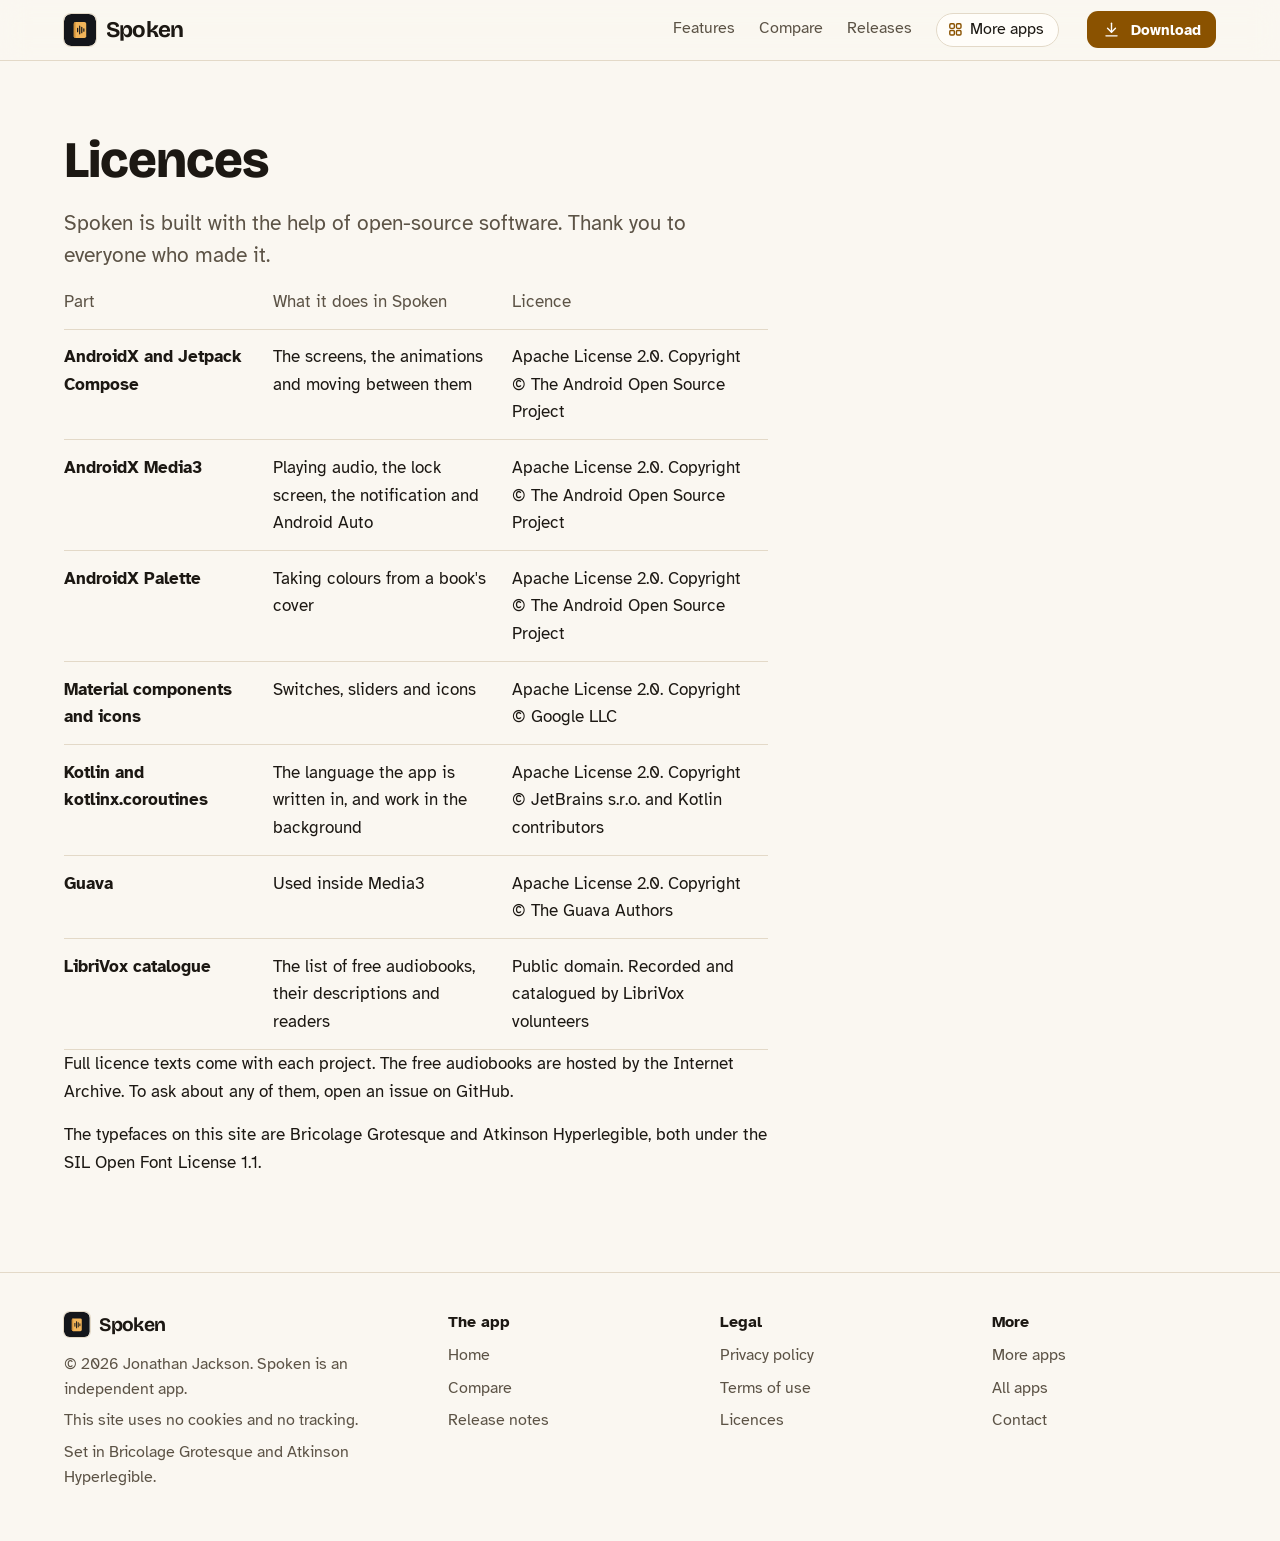
<file: licences.html>
<!DOCTYPE html>
<html lang="en-GB">
<head>
<meta charset="utf-8">
<meta name="viewport" content="width=device-width, initial-scale=1">
<title>Spoken licences</title>
<meta name="description" content="The open-source parts inside Spoken and their licences.">
<meta name="author" content="Jonathan Jackson">
<link rel="canonical" href="https://customgpter.github.io/spoken/licences.html">
<meta name="theme-color" content="#faf7f1" media="(prefers-color-scheme: light)">
<meta name="theme-color" content="#0d0e11" media="(prefers-color-scheme: dark)">
<meta property="og:type" content="website">
<meta property="og:site_name" content="Spoken">
<meta property="og:title" content="Spoken licences">
<meta property="og:description" content="The open-source parts inside Spoken and their licences.">
<meta property="og:url" content="https://customgpter.github.io/spoken/licences.html">
<meta property="og:image" content="https://customgpter.github.io/spoken/assets/og.png">
<meta property="og:image:width" content="1200">
<meta property="og:image:height" content="630">
<meta property="og:image:alt" content="Spoken&#x27;s player with the book cover, chapter, skip buttons, speed, sleep timer and bookmark">
<meta property="og:locale" content="en_GB">
<meta name="twitter:card" content="summary_large_image">
<link rel="icon" href="./assets/favicon.svg" type="image/svg+xml">
<link rel="apple-touch-icon" href="./assets/apple-touch-icon.png">
<link rel="preload" href="./assets/fonts/bricolage-grotesque-latin.woff2" as="font" type="font/woff2" crossorigin>
<link rel="preload" href="./assets/fonts/atkinson-hyperlegible-latin-400-normal.woff2" as="font" type="font/woff2" crossorigin>
<link rel="stylesheet" href="./assets/site.css?v=1">
<link rel="stylesheet" href="./assets/house.css?v=1">
<link rel="stylesheet" href="./assets/apps-list.css?v=1">
<script src="./assets/apps-list.js?v=1" defer></script>
</head>
<body>
<a class="skip" href="#main">Skip to content</a>
<header class="masthead">
<div class="wrap">
<a class="brand" href="./" aria-label="Spoken home"><svg viewBox="0 0 108 108" aria-hidden="true"><rect width="108" height="108" rx="24" fill="#14161B"/><path fill="#F2B45A" d="M39,27h30a6,6 0 0 1 6,6v42a6,6 0 0 1 -6,6h-30a6,6 0 0 1 -6,-6v-42a6,6 0 0 1 6,-6z"/><path fill="#D2923A" d="M39,27a6,6 0 0 0 -6,6v42a6,6 0 0 0 6,6z"/><path d="M46,48v12M53,41v26M60,45v18M67,50v8" fill="none" stroke="#14161B" stroke-width="4" stroke-linecap="round"/></svg><span>Spoken</span></a>
<nav aria-label="Main"><ul><li><a href="./#features">Features</a></li><li><a href="./compare.html">Compare</a></li><li><a href="./releases.html">Releases</a></li><li><a class="more-apps" href="./more-apps.html"><svg class="ico" viewBox="0 0 24 24" aria-hidden="true"><rect x="4" y="4" width="6.5" height="6.5" rx="1.6"/><rect x="13.5" y="4" width="6.5" height="6.5" rx="1.6"/><rect x="4" y="13.5" width="6.5" height="6.5" rx="1.6"/><rect x="13.5" y="13.5" width="6.5" height="6.5" rx="1.6"/></svg>More apps</a></li></ul></nav>
<a class="button small" href="https://github.com/CustomGPTer/spoken/releases/latest/download/Spoken.apk"><svg class="ico" viewBox="0 0 24 24" aria-hidden="true"><path d="M12 4v11"/><path d="M7 10.5l5 5 5-5"/><path d="M5 20h14"/></svg>Download</a>
</div>
</header>
<main id="main" class="doc">
<div class="wrap">
<div class="measure">
<h1>Licences</h1>
<p class="lede">Spoken is built with the help of open-source software. Thank you to everyone who made it.</p>
<div class="scroll"><table><thead><tr><th scope="col">Part</th><th scope="col">What it does in Spoken</th><th scope="col">Licence</th></tr></thead><tbody><tr><th scope="row">AndroidX and Jetpack Compose</th><td>The screens, the animations and moving between them</td><td>Apache License 2.0. Copyright &copy; The Android Open Source Project</td></tr><tr><th scope="row">AndroidX Media3</th><td>Playing audio, the lock screen, the notification and Android Auto</td><td>Apache License 2.0. Copyright &copy; The Android Open Source Project</td></tr><tr><th scope="row">AndroidX Palette</th><td>Taking colours from a book's cover</td><td>Apache License 2.0. Copyright &copy; The Android Open Source Project</td></tr><tr><th scope="row">Material components and icons</th><td>Switches, sliders and icons</td><td>Apache License 2.0. Copyright &copy; Google LLC</td></tr><tr><th scope="row">Kotlin and kotlinx.coroutines</th><td>The language the app is written in, and work in the background</td><td>Apache License 2.0. Copyright &copy; JetBrains s.r.o. and Kotlin contributors</td></tr><tr><th scope="row">Guava</th><td>Used inside Media3</td><td>Apache License 2.0. Copyright &copy; The Guava Authors</td></tr><tr><th scope="row">LibriVox catalogue</th><td>The list of free audiobooks, their descriptions and readers</td><td>Public domain. Recorded and catalogued by LibriVox volunteers</td></tr></tbody></table></div>
<p>Full licence texts come with each project. The free audiobooks are hosted by the Internet Archive. To ask about any of them, open an issue on GitHub.</p>
<p>The typefaces on this site are Bricolage Grotesque and Atkinson Hyperlegible, both under the SIL Open Font License 1.1.</p>
</div>
</div>
</main>
<footer class="colophon">
<div class="wrap">
<div>
<a class="brand" href="./" aria-label="Spoken home"><svg viewBox="0 0 108 108" aria-hidden="true"><rect width="108" height="108" rx="24" fill="#14161B"/><path fill="#F2B45A" d="M39,27h30a6,6 0 0 1 6,6v42a6,6 0 0 1 -6,6h-30a6,6 0 0 1 -6,-6v-42a6,6 0 0 1 6,-6z"/><path fill="#D2923A" d="M39,27a6,6 0 0 0 -6,6v42a6,6 0 0 0 6,6z"/><path d="M46,48v12M53,41v26M60,45v18M67,50v8" fill="none" stroke="#14161B" stroke-width="4" stroke-linecap="round"/></svg><span>Spoken</span></a>
<p>&copy; 2026 Jonathan Jackson. Spoken is an independent app.</p>
<p>This site uses no cookies and no tracking.</p>
<p>Set in Bricolage Grotesque and Atkinson Hyperlegible.</p>
</div>
<nav aria-label="The app"><h2>The app</h2><ul>
<li><a href="./">Home</a></li>
<li><a href="./compare.html">Compare</a></li>
<li><a href="./releases.html">Release notes</a></li>

</ul></nav>
<nav aria-label="Legal"><h2>Legal</h2><ul>
<li><a href="./privacy.html">Privacy policy</a></li>
<li><a href="./terms.html">Terms of use</a></li>
<li><a href="./licences.html">Licences</a></li>
</ul></nav>
<nav aria-label="More"><h2>More</h2><ul>
<li><a href="./more-apps.html">More apps</a></li>
<li><a href="https://customgpter.github.io/">All apps</a></li>
<li><a href="https://github.com/CustomGPTer/spoken/issues">Contact</a></li>
</ul></nav>
</div>
</footer>
</body>
</html>
</file>
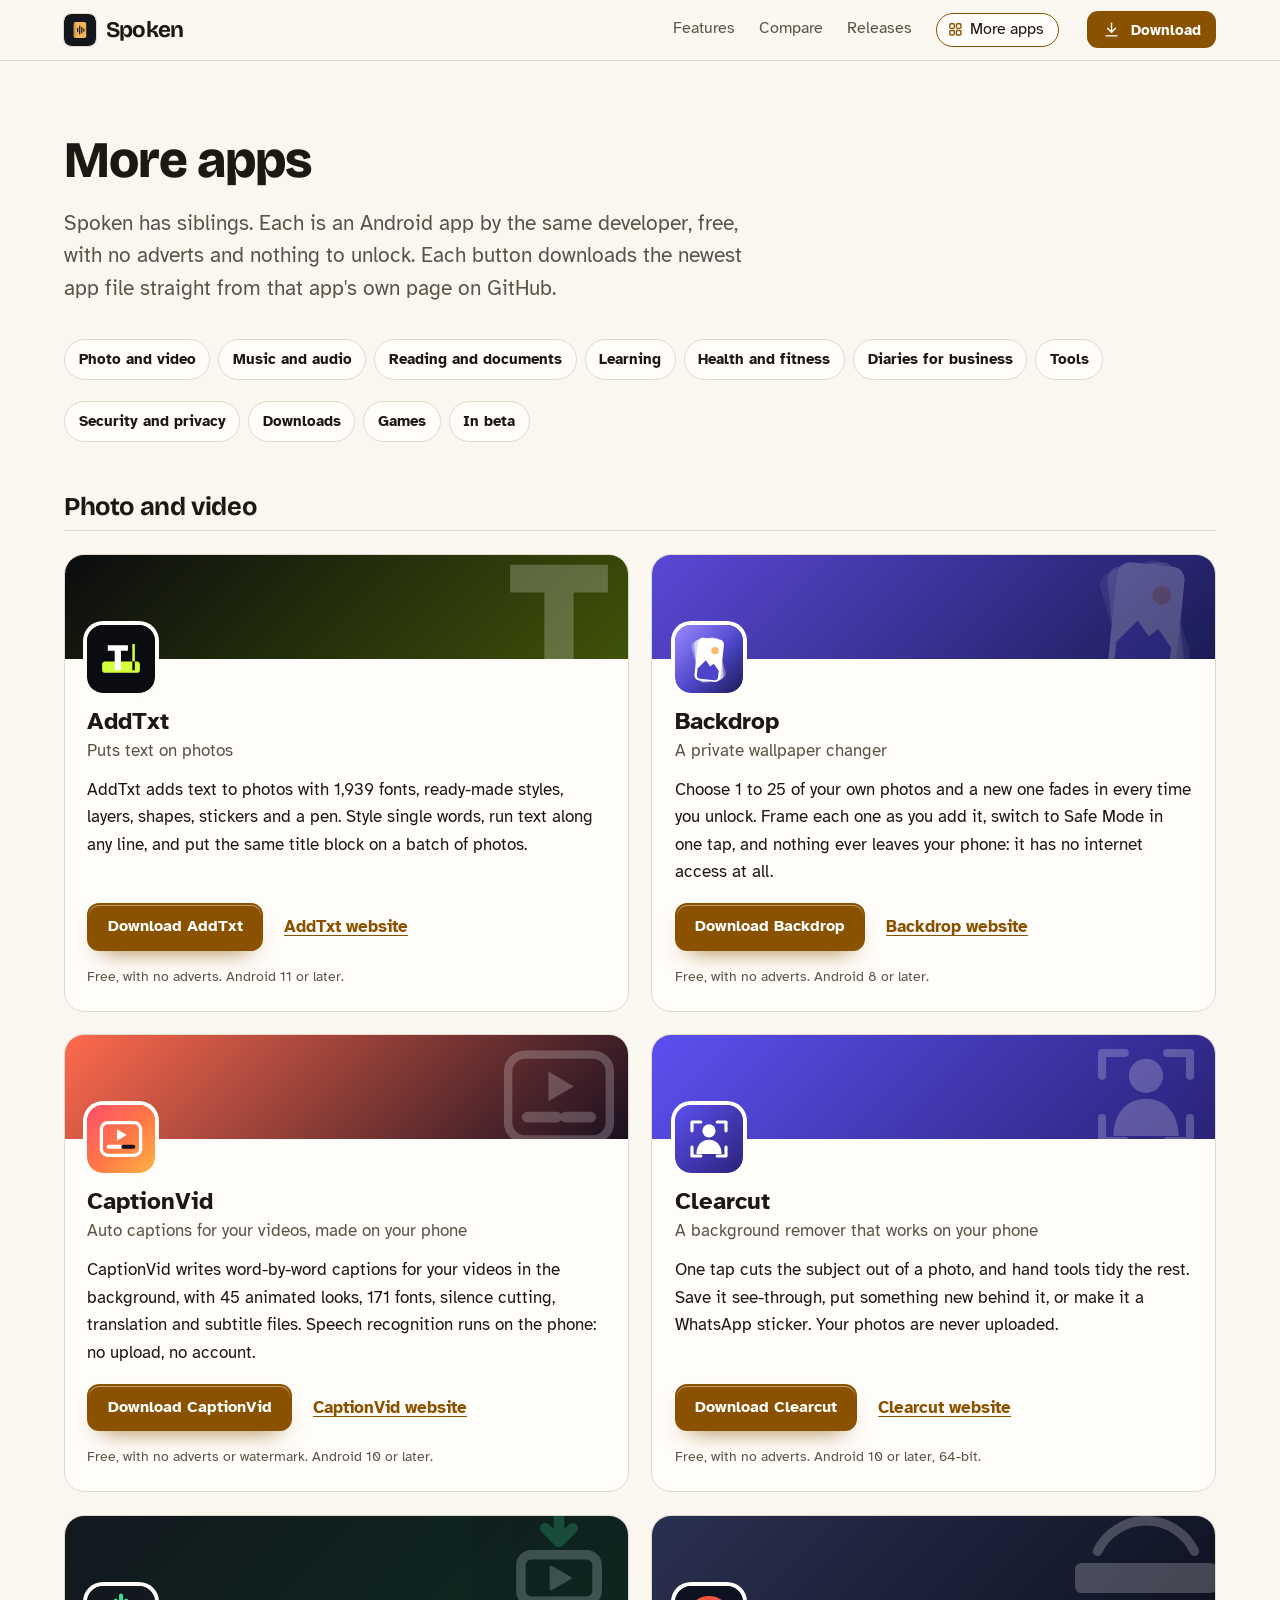
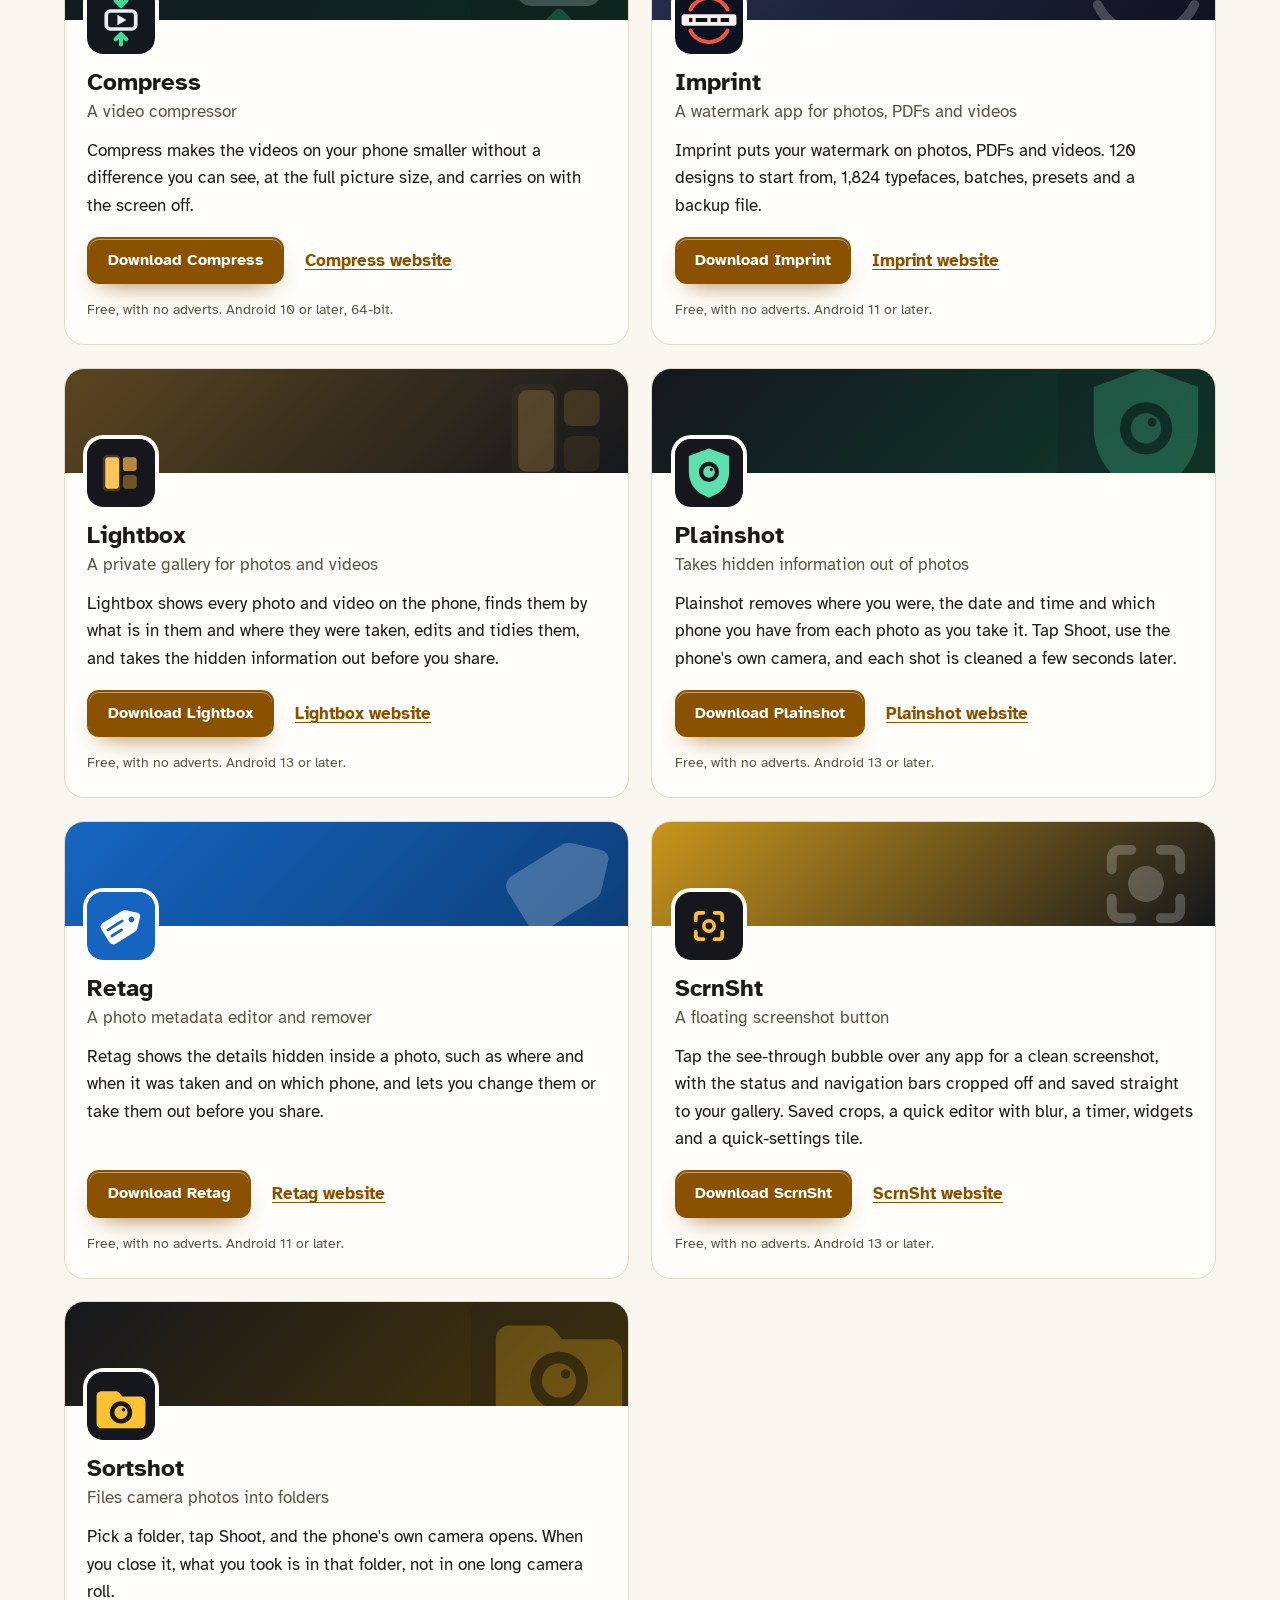
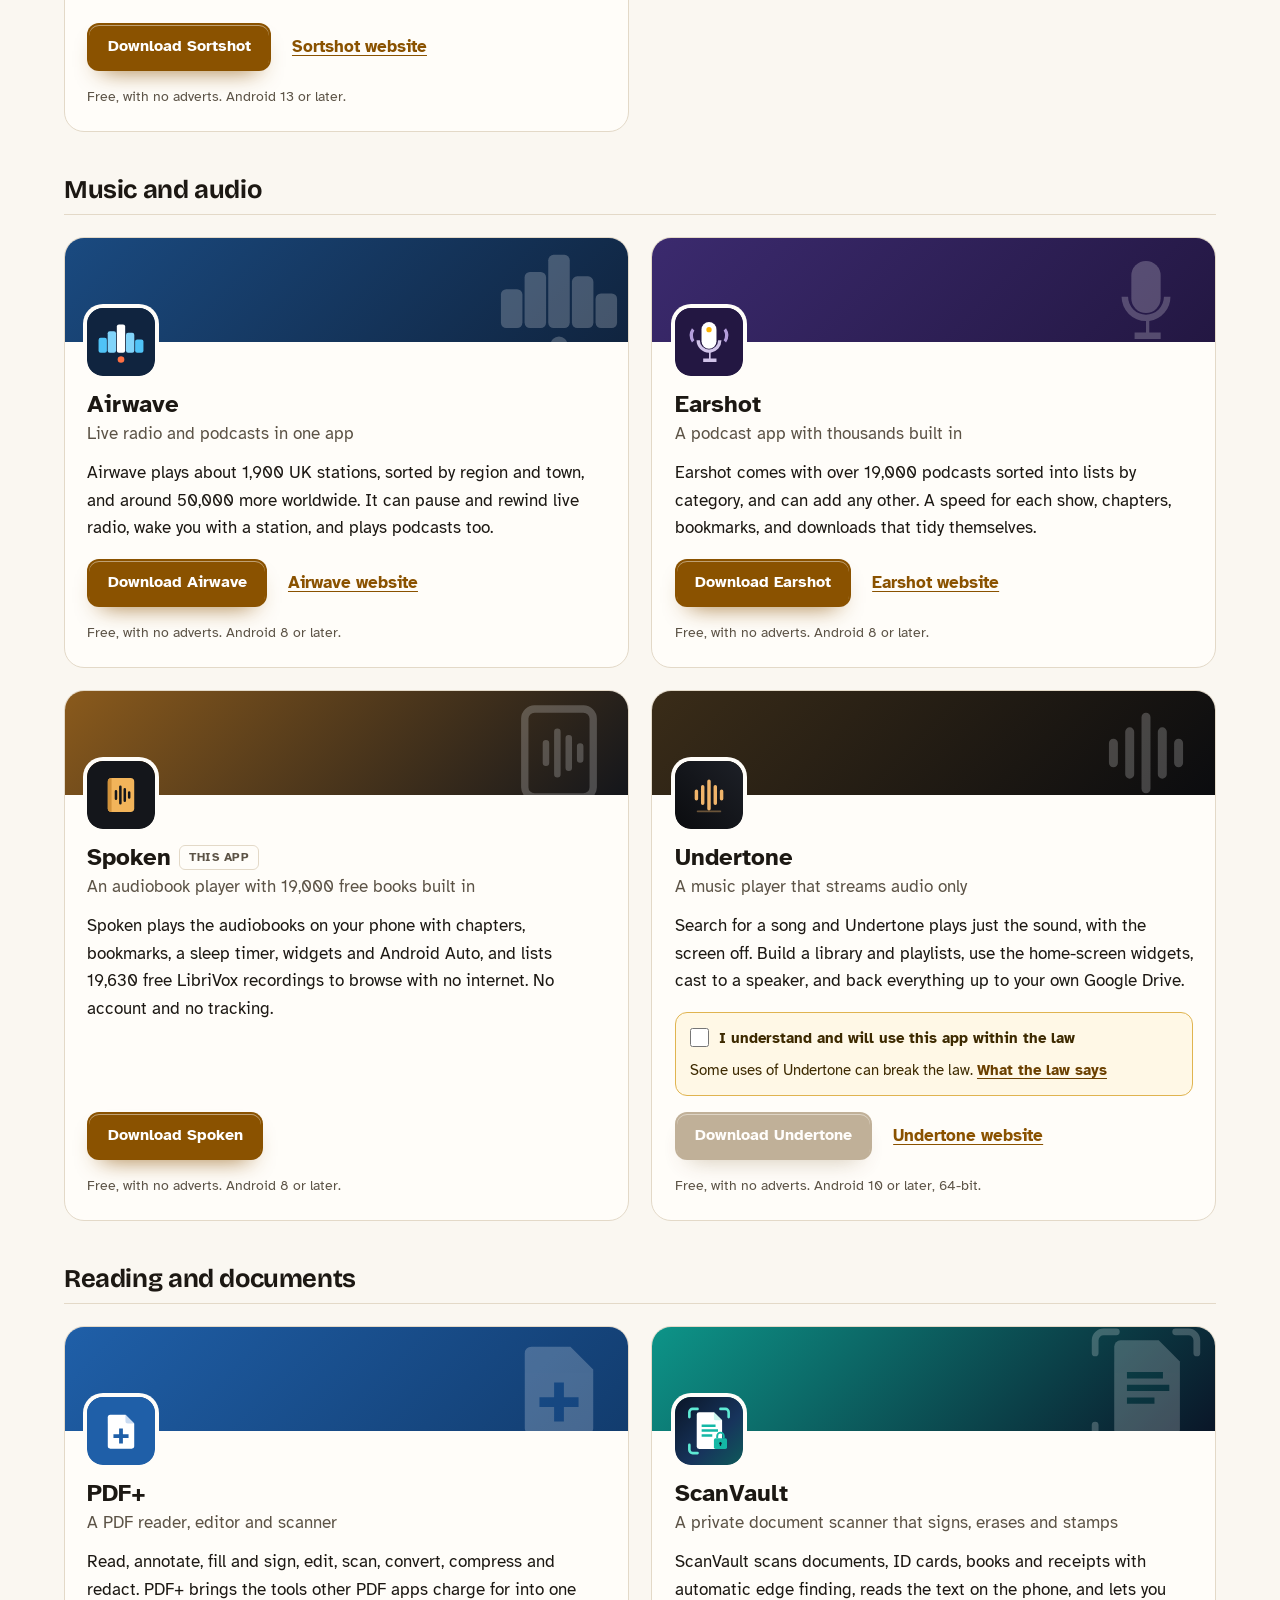
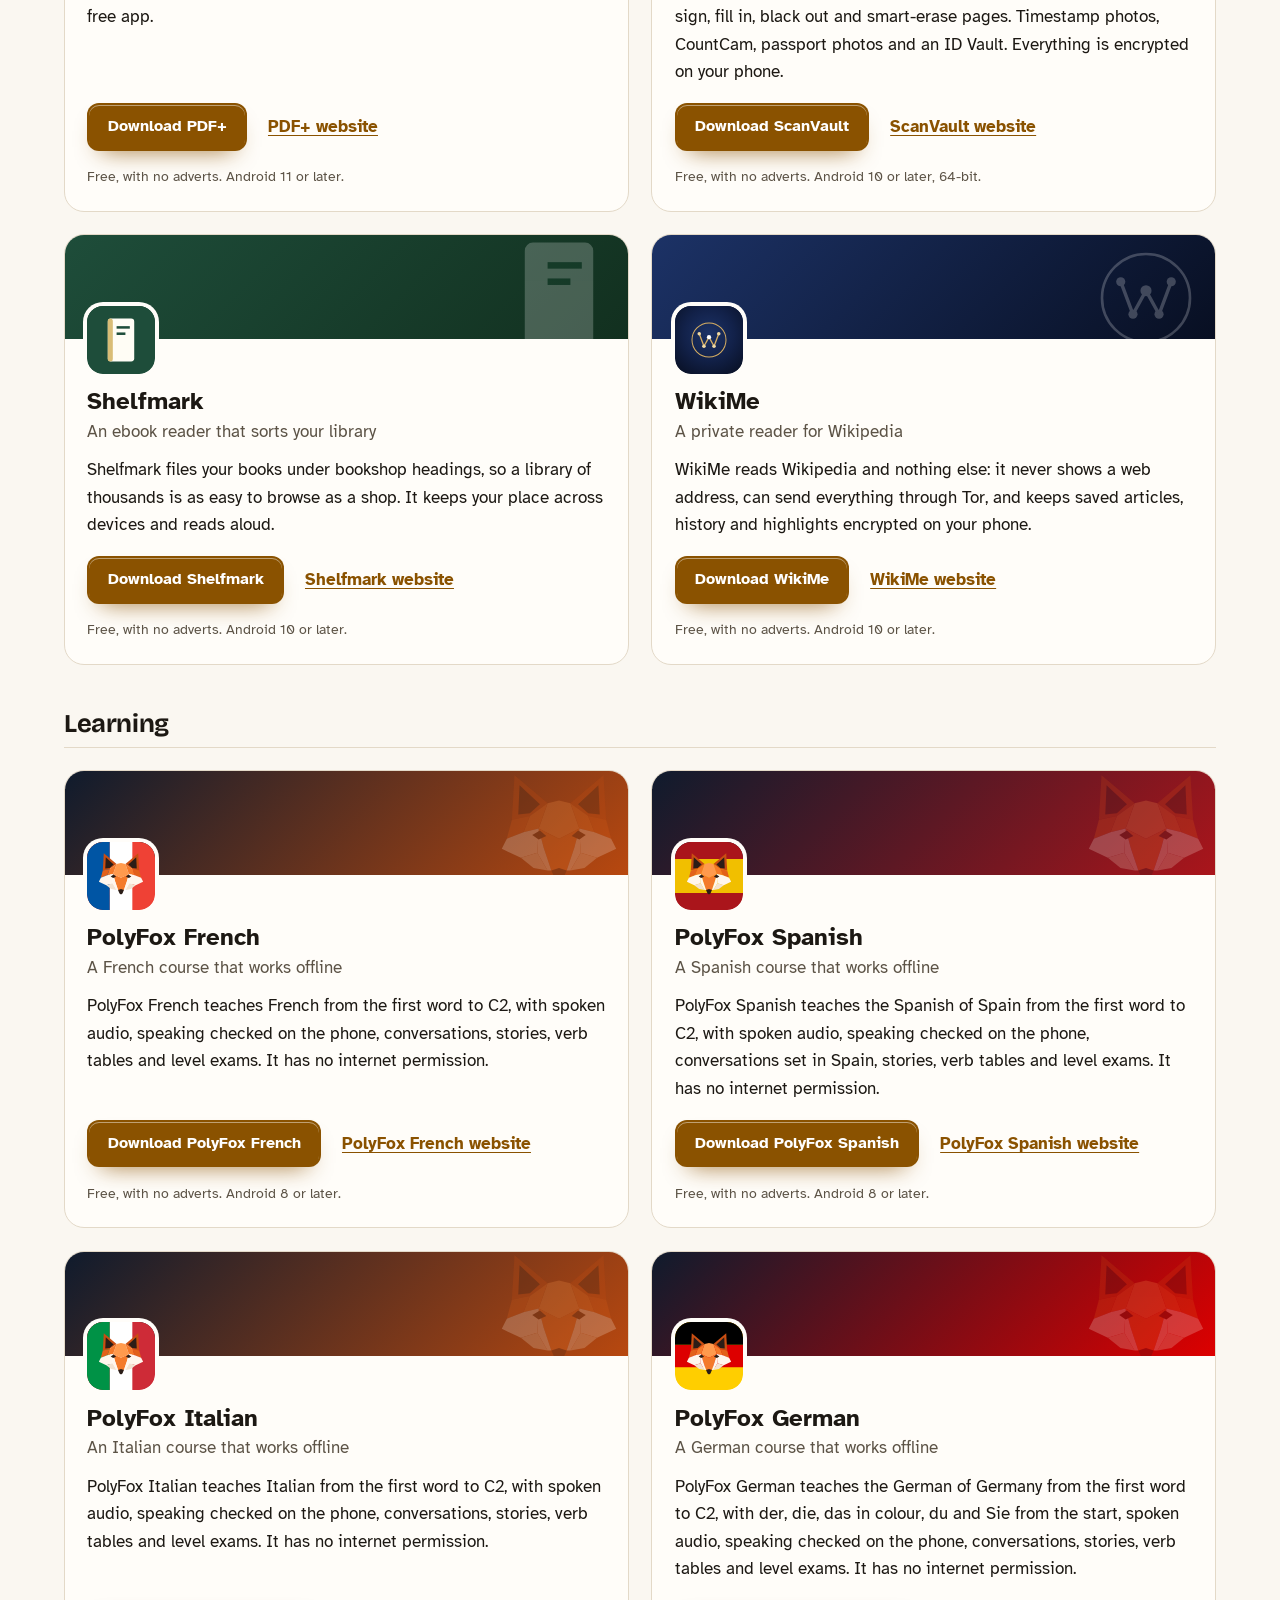
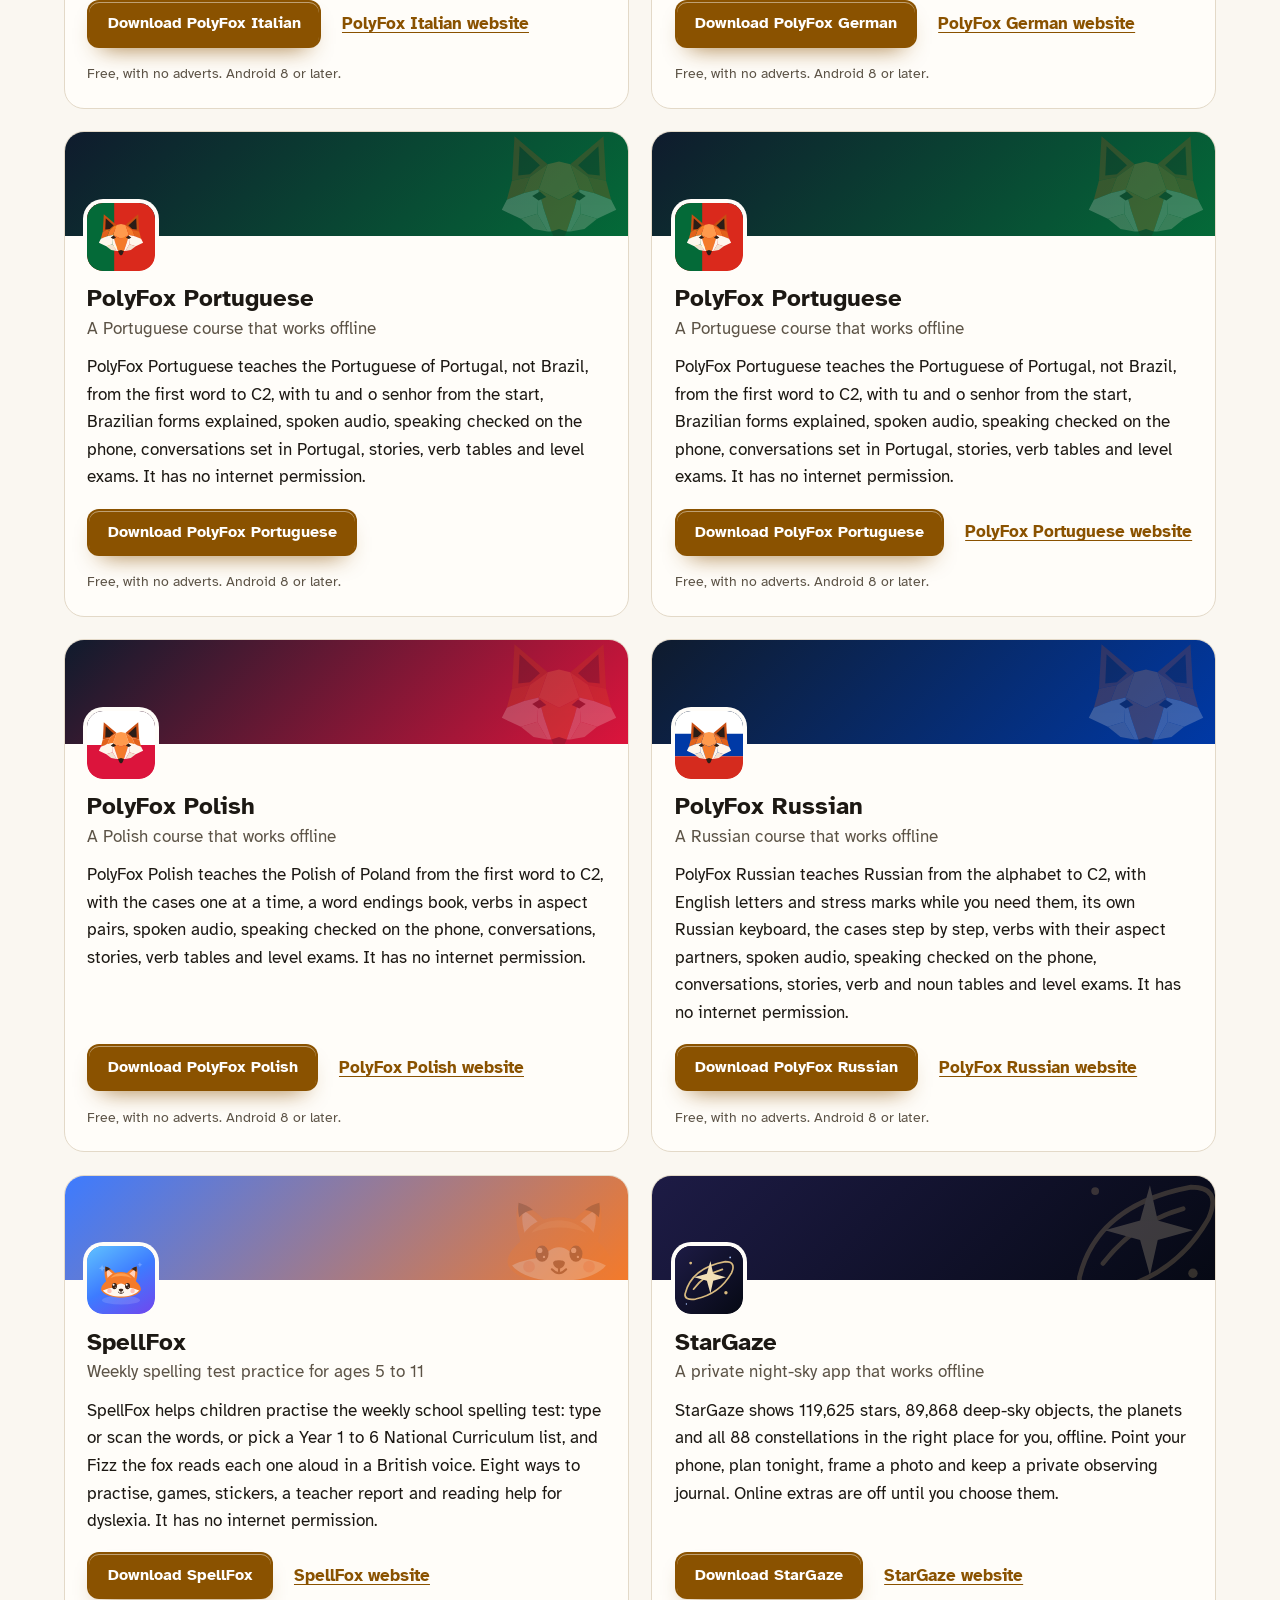
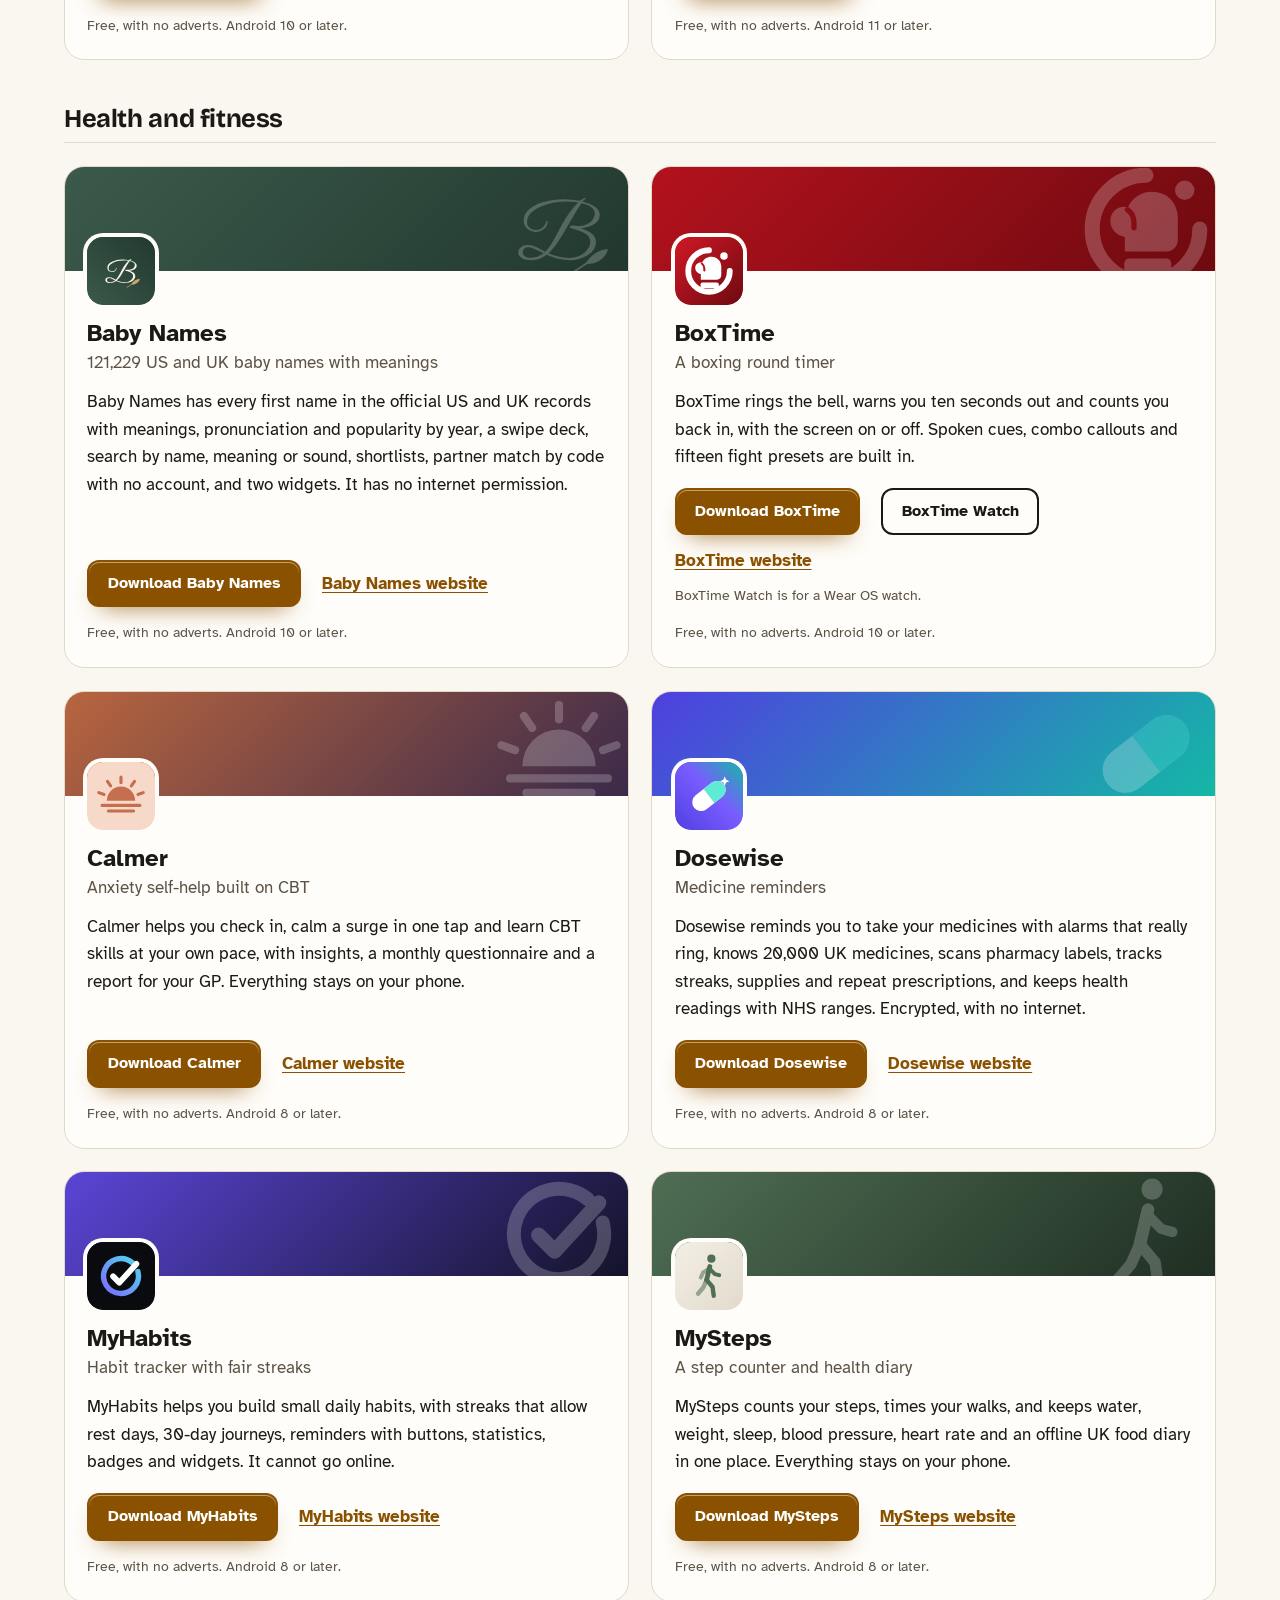
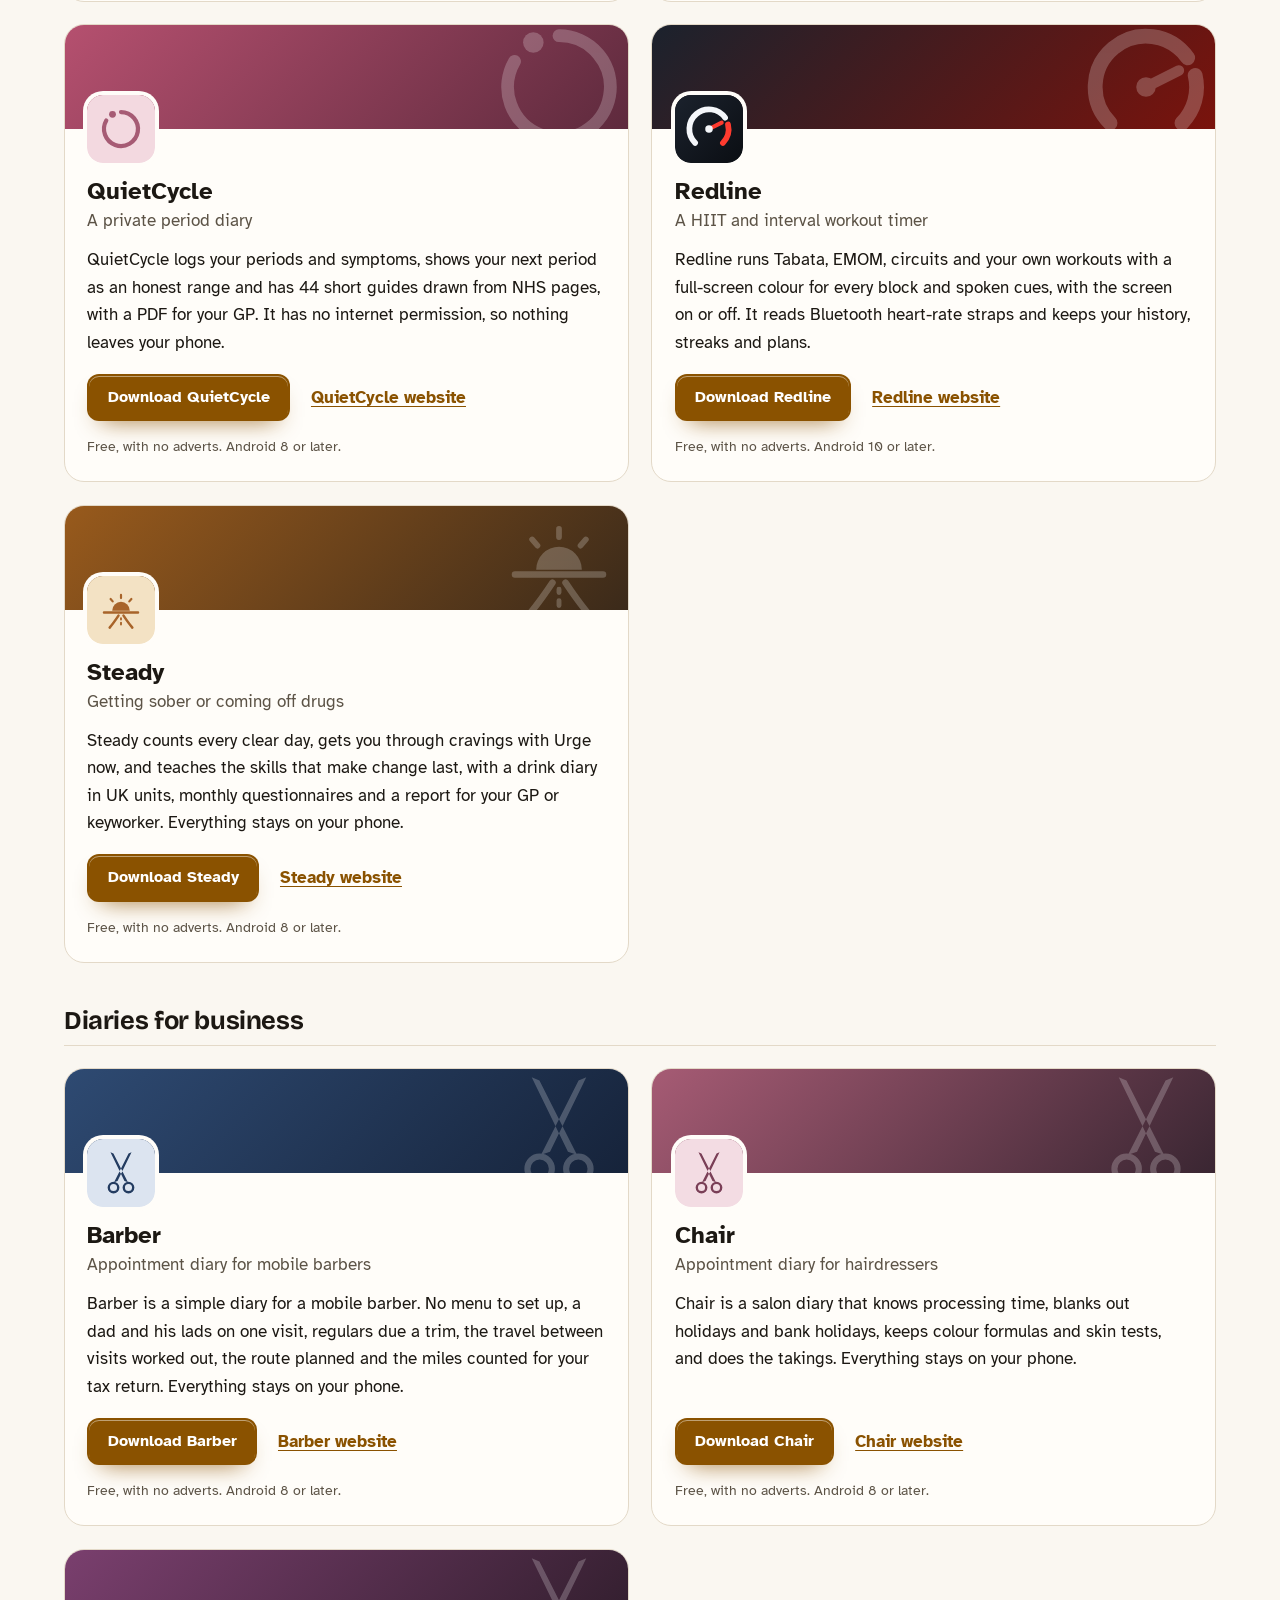
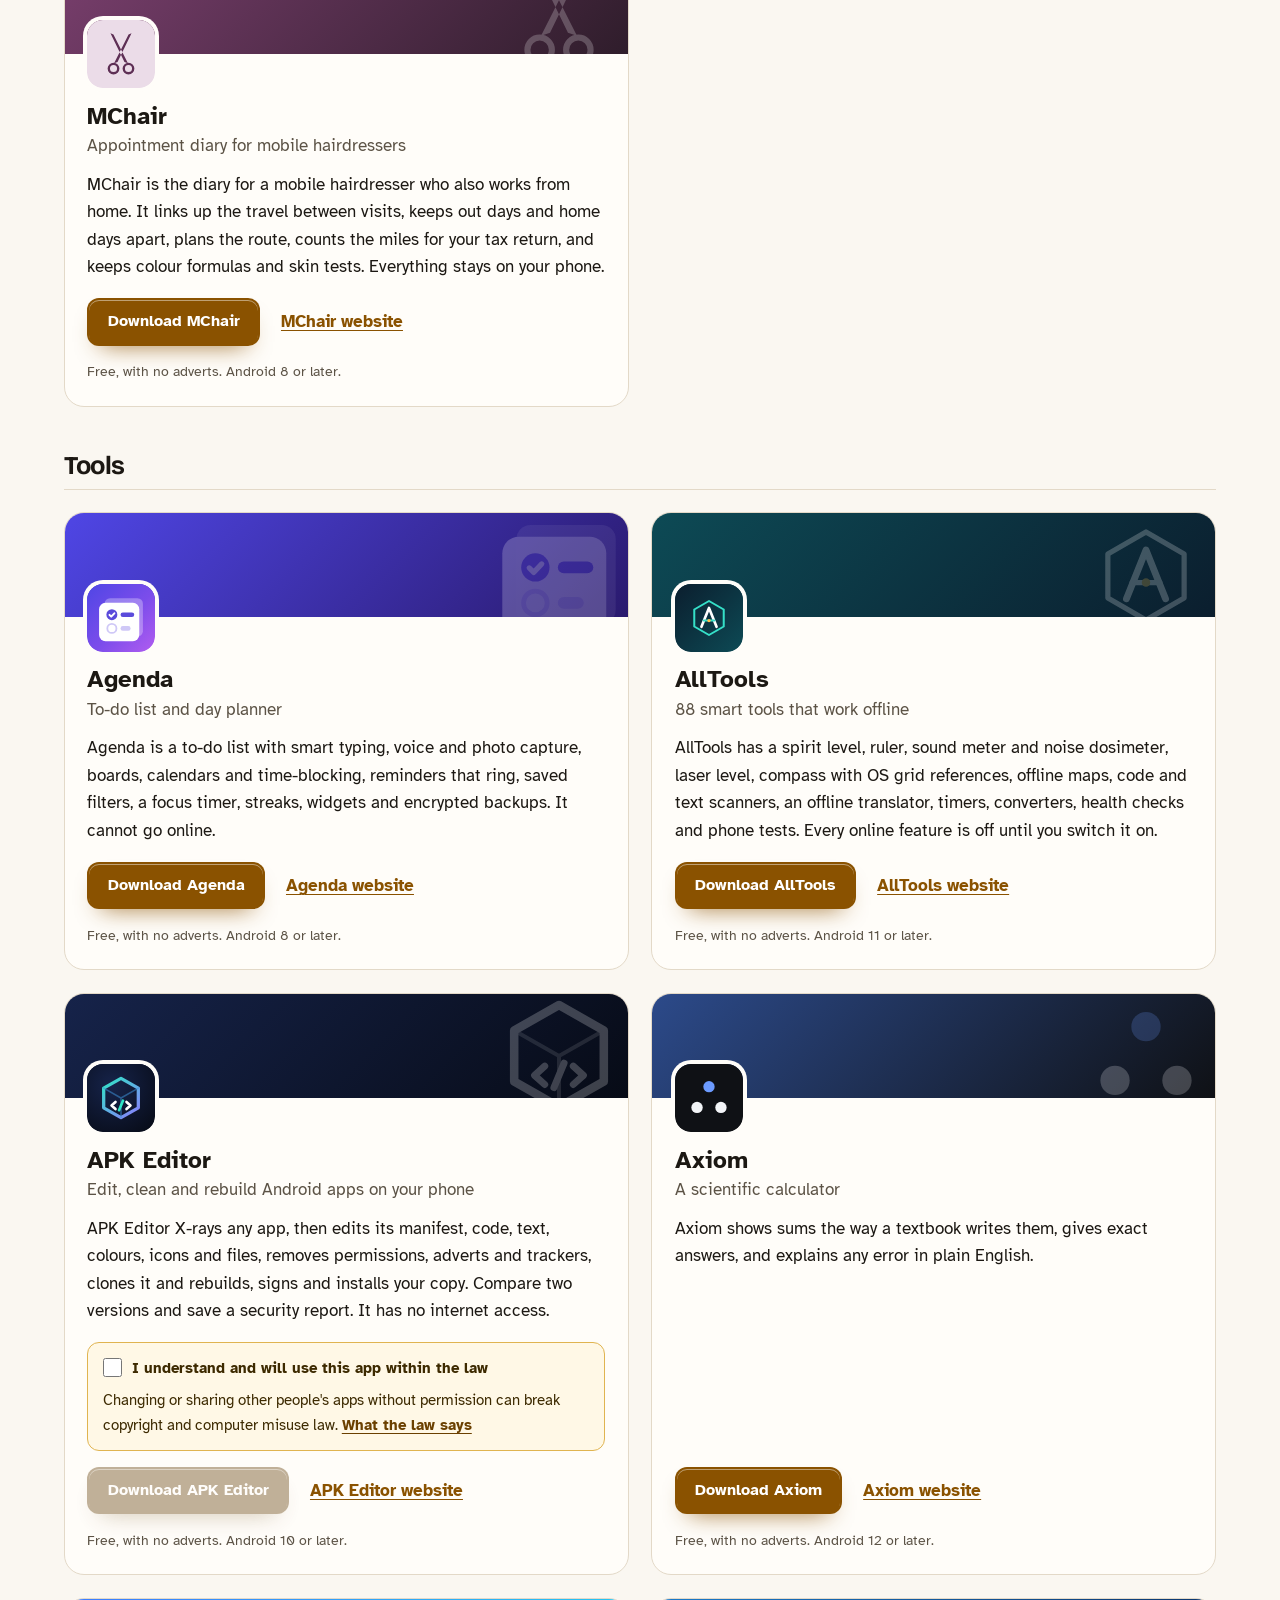
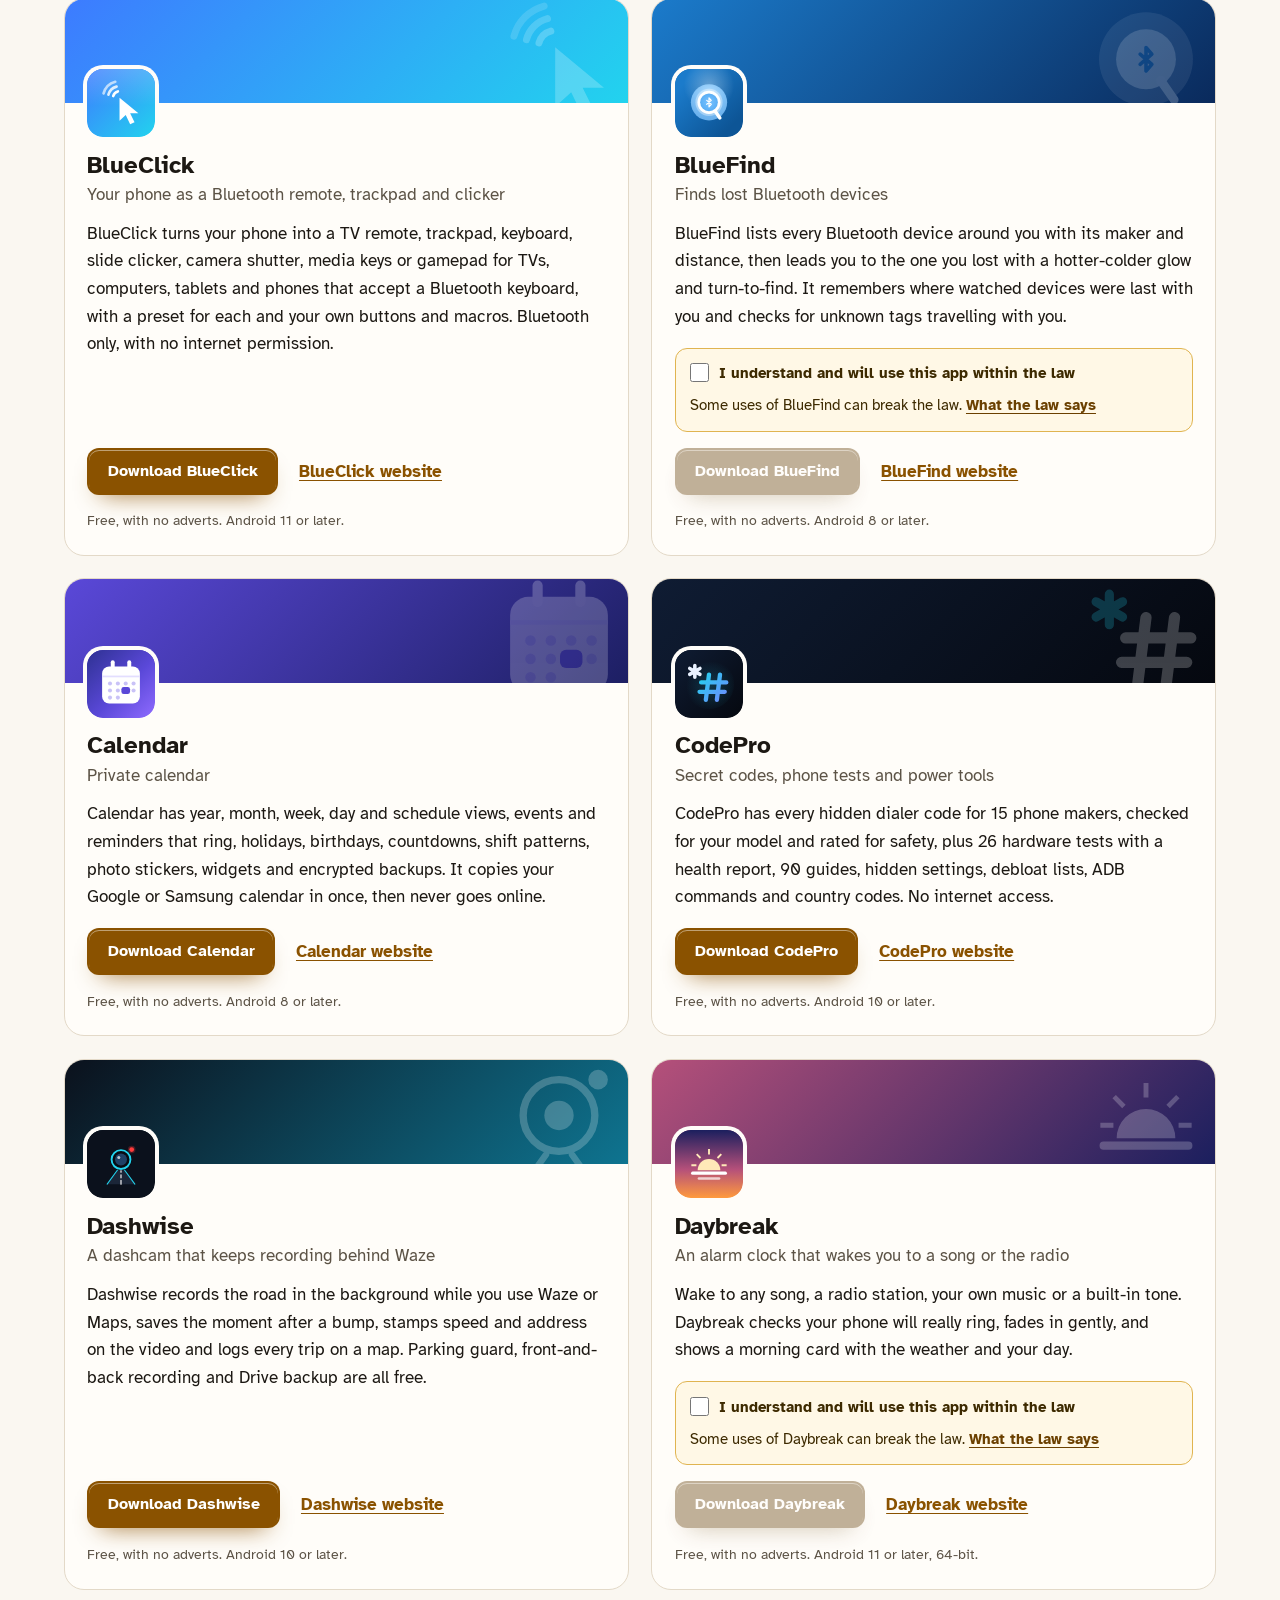
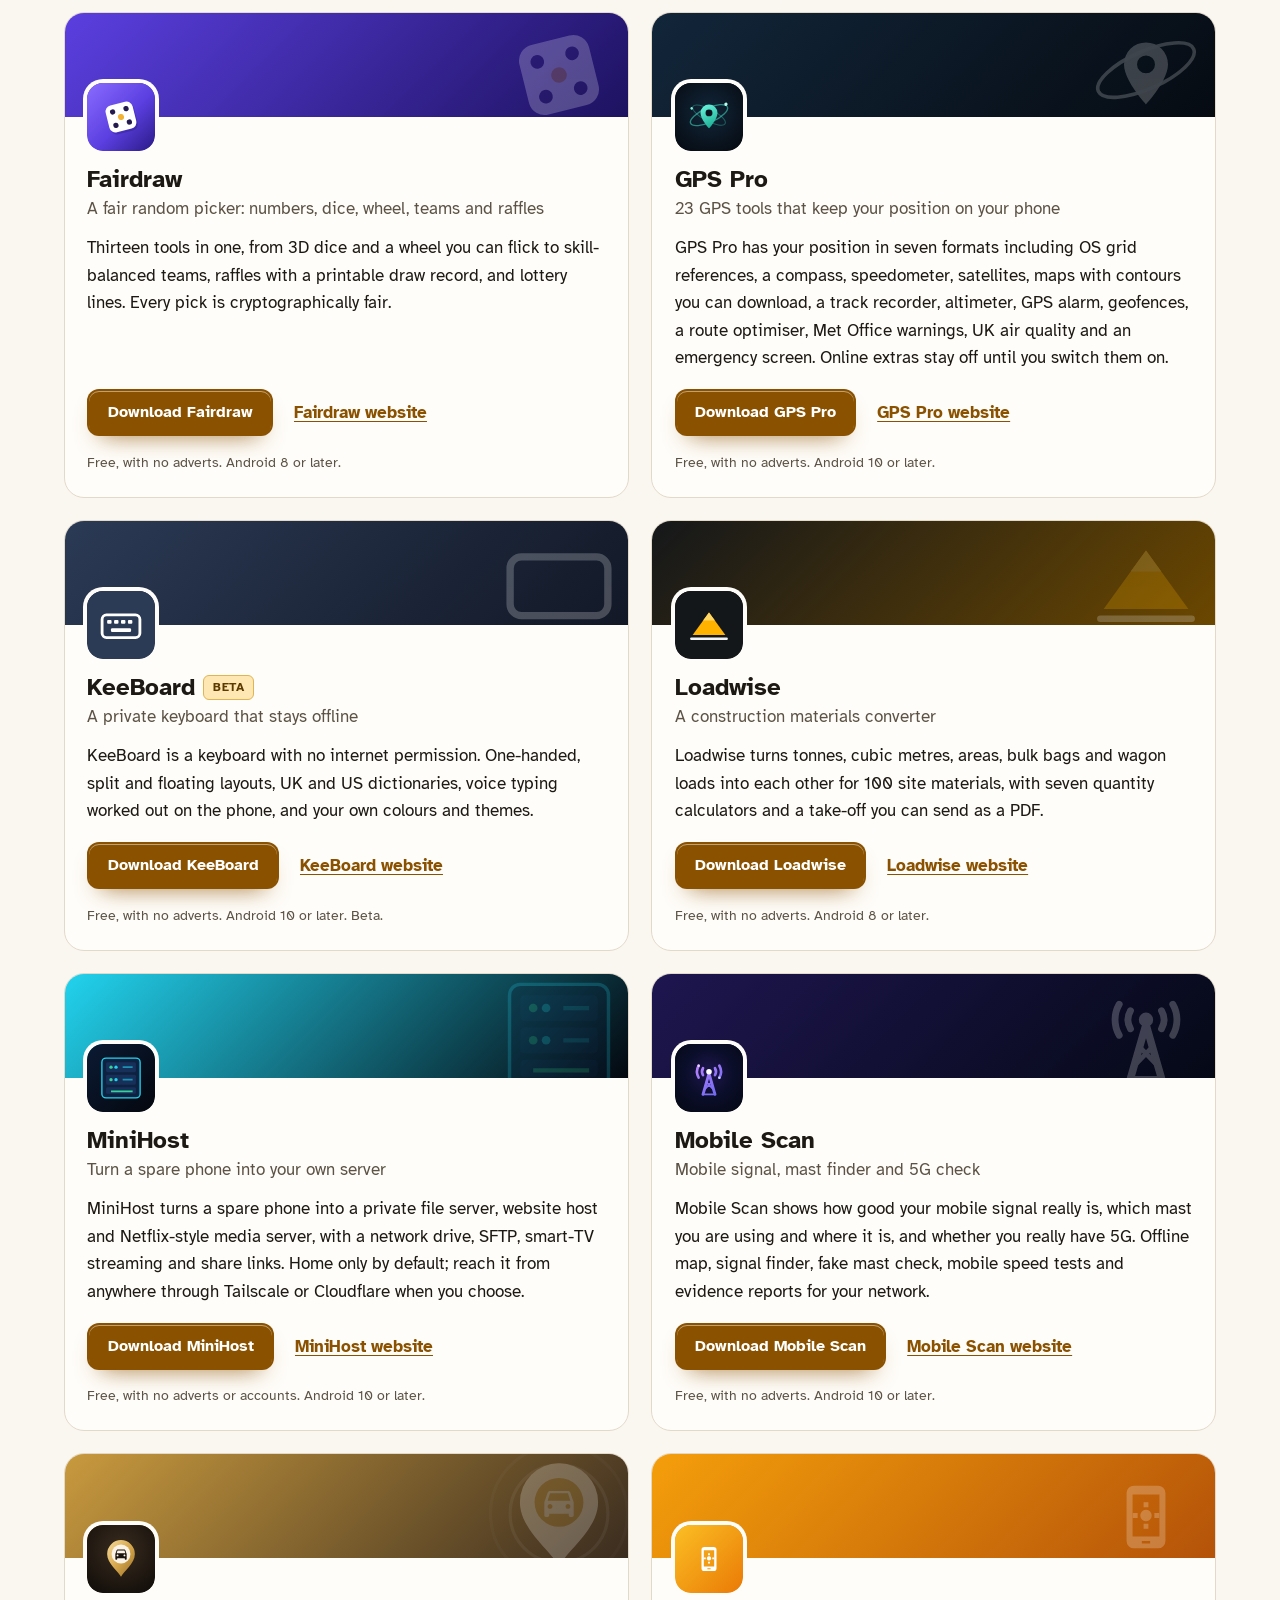
<file: more-apps.html>
<!DOCTYPE html>
<html lang="en-GB">
<head>
<meta charset="utf-8">
<meta name="viewport" content="width=device-width, initial-scale=1">
<title>More free Android apps from the maker of Spoken</title>
<meta name="description" content="All 99 free Android apps from the maker of Spoken, in one list by category, each with its download and a link to its website.">
<meta name="author" content="Jonathan Jackson">
<link rel="canonical" href="https://customgpter.github.io/spoken/more-apps.html">
<meta name="theme-color" content="#faf7f1" media="(prefers-color-scheme: light)">
<meta name="theme-color" content="#0d0e11" media="(prefers-color-scheme: dark)">
<meta property="og:type" content="website">
<meta property="og:site_name" content="Spoken">
<meta property="og:title" content="More free Android apps from the maker of Spoken">
<meta property="og:description" content="All 99 free Android apps from the maker of Spoken, in one list by category, each with its download and a link to its website.">
<meta property="og:url" content="https://customgpter.github.io/spoken/more-apps.html">
<meta property="og:image" content="https://customgpter.github.io/spoken/assets/og.png">
<meta property="og:image:width" content="1200">
<meta property="og:image:height" content="630">
<meta property="og:image:alt" content="Spoken&#x27;s player with the book cover, chapter, skip buttons, speed, sleep timer and bookmark">
<meta property="og:locale" content="en_GB">
<meta name="twitter:card" content="summary_large_image">
<link rel="icon" href="./assets/favicon.svg" type="image/svg+xml">
<link rel="apple-touch-icon" href="./assets/apple-touch-icon.png">
<link rel="preload" href="./assets/fonts/bricolage-grotesque-latin.woff2" as="font" type="font/woff2" crossorigin>
<link rel="preload" href="./assets/fonts/atkinson-hyperlegible-latin-400-normal.woff2" as="font" type="font/woff2" crossorigin>
<link rel="stylesheet" href="./assets/site.css?v=1">
<link rel="stylesheet" href="./assets/house.css?v=1">
<script type="application/ld+json">{"@context":"https://schema.org","@type":"ItemList","name":"Apps from the maker of Spoken","url":"https://customgpter.github.io/spoken/more-apps.html","itemListElement":[{"@type":"ListItem","position":1,"name":"AddTxt","url":"https://customgpter.github.io/addtxt/"},{"@type":"ListItem","position":2,"name":"Backdrop","url":"https://customgpter.github.io/backdrop/"},{"@type":"ListItem","position":3,"name":"CaptionVid","url":"https://customgpter.github.io/captionvid/"},{"@type":"ListItem","position":4,"name":"Clearcut","url":"https://customgpter.github.io/clearcut/"},{"@type":"ListItem","position":5,"name":"Compress","url":"https://customgpter.github.io/compress/"},{"@type":"ListItem","position":6,"name":"Imprint","url":"https://customgpter.github.io/imprint/"},{"@type":"ListItem","position":7,"name":"Lightbox","url":"https://customgpter.github.io/lightbox/"},{"@type":"ListItem","position":8,"name":"Plainshot","url":"https://customgpter.github.io/plainshot/"},{"@type":"ListItem","position":9,"name":"Retag","url":"https://customgpter.github.io/retag/"},{"@type":"ListItem","position":10,"name":"ScrnSht","url":"https://customgpter.github.io/scrnsht/"},{"@type":"ListItem","position":11,"name":"Sortshot","url":"https://customgpter.github.io/sortshot/"},{"@type":"ListItem","position":12,"name":"Airwave","url":"https://customgpter.github.io/airwave/"},{"@type":"ListItem","position":13,"name":"Earshot","url":"https://customgpter.github.io/earshot/"},{"@type":"ListItem","position":14,"name":"Spoken","url":"https://customgpter.github.io/spoken/"},{"@type":"ListItem","position":15,"name":"Undertone","url":"https://customgpter.github.io/undertone/"},{"@type":"ListItem","position":16,"name":"PDF+","url":"https://customgpter.github.io/pdfplus/"},{"@type":"ListItem","position":17,"name":"ScanVault","url":"https://customgpter.github.io/scanvault/"},{"@type":"ListItem","position":18,"name":"Shelfmark","url":"https://customgpter.github.io/shelfmark/"},{"@type":"ListItem","position":19,"name":"WikiMe","url":"https://customgpter.github.io/wikime/"},{"@type":"ListItem","position":20,"name":"PolyFox French","url":"https://customgpter.github.io/polyfox/"},{"@type":"ListItem","position":21,"name":"PolyFox German","url":"https://customgpter.github.io/polyfox-german/"},{"@type":"ListItem","position":22,"name":"PolyFox Portuguese","url":"https://customgpter.github.io/polyfox-portuguese/"},{"@type":"ListItem","position":23,"name":"PolyFox Polish","url":"https://customgpter.github.io/polyfox-polish/"},{"@type":"ListItem","position":24,"name":"PolyFox Russian","url":"https://customgpter.github.io/polyfox-russian/"},{"@type":"ListItem","position":25,"name":"SpellFox","url":"https://customgpter.github.io/spellfox/"},{"@type":"ListItem","position":26,"name":"StarGaze","url":"https://customgpter.github.io/stargaze/"},{"@type":"ListItem","position":27,"name":"Baby Names","url":"https://customgpter.github.io/babynames/"},{"@type":"ListItem","position":28,"name":"BoxTime","url":"https://customgpter.github.io/boxtime/"},{"@type":"ListItem","position":29,"name":"Calmer","url":"https://customgpter.github.io/calmer/"},{"@type":"ListItem","position":30,"name":"Dosewise","url":"https://customgpter.github.io/dosewise/"},{"@type":"ListItem","position":31,"name":"MyHabits","url":"https://customgpter.github.io/myhabits/"},{"@type":"ListItem","position":32,"name":"MySteps","url":"https://customgpter.github.io/mysteps/"},{"@type":"ListItem","position":33,"name":"QuietCycle","url":"https://customgpter.github.io/quietcycle/"},{"@type":"ListItem","position":34,"name":"Redline","url":"https://customgpter.github.io/redline/"},{"@type":"ListItem","position":35,"name":"Steady","url":"https://customgpter.github.io/steady/"},{"@type":"ListItem","position":36,"name":"Barber","url":"https://customgpter.github.io/barber/"},{"@type":"ListItem","position":37,"name":"Chair","url":"https://customgpter.github.io/chair/"},{"@type":"ListItem","position":38,"name":"MChair","url":"https://customgpter.github.io/mchair/"},{"@type":"ListItem","position":39,"name":"Agenda","url":"https://customgpter.github.io/agenda/"},{"@type":"ListItem","position":40,"name":"AllTools","url":"https://customgpter.github.io/alltools/"},{"@type":"ListItem","position":41,"name":"APK Editor","url":"https://customgpter.github.io/apkeditor/"},{"@type":"ListItem","position":42,"name":"Axiom","url":"https://customgpter.github.io/axiom/"},{"@type":"ListItem","position":43,"name":"BlueClick","url":"https://customgpter.github.io/blueclick/"},{"@type":"ListItem","position":44,"name":"BlueFind","url":"https://customgpter.github.io/bluefind/"},{"@type":"ListItem","position":45,"name":"Calendar","url":"https://customgpter.github.io/calendar/"},{"@type":"ListItem","position":46,"name":"CodePro","url":"https://customgpter.github.io/codepro/"},{"@type":"ListItem","position":47,"name":"Dashwise","url":"https://customgpter.github.io/dashwise/"},{"@type":"ListItem","position":48,"name":"Daybreak","url":"https://customgpter.github.io/daybreak/"},{"@type":"ListItem","position":49,"name":"Fairdraw","url":"https://customgpter.github.io/fairdraw/"},{"@type":"ListItem","position":50,"name":"GPS Pro","url":"https://customgpter.github.io/gpspro/"},{"@type":"ListItem","position":51,"name":"KeeBoard","url":"https://customgpter.github.io/keeboard/"},{"@type":"ListItem","position":52,"name":"Loadwise","url":"https://customgpter.github.io/loadwise/"},{"@type":"ListItem","position":53,"name":"MiniHost","url":"https://customgpter.github.io/minihost/"},{"@type":"ListItem","position":54,"name":"Mobile Scan","url":"https://customgpter.github.io/mobilescan/"},{"@type":"ListItem","position":55,"name":"Parkwise","url":"https://customgpter.github.io/parkwise/"},{"@type":"ListItem","position":56,"name":"Pocketmind","url":"https://customgpter.github.io/pocketmind/"},{"@type":"ListItem","position":57,"name":"Refine","url":"https://customgpter.github.io/refine/"},{"@type":"ListItem","position":58,"name":"Shiftwise","url":"https://customgpter.github.io/shiftwise/"},{"@type":"ListItem","position":59,"name":"SimpleCalc","url":"https://customgpter.github.io/simplecalc/"},{"@type":"ListItem","position":60,"name":"Skyline","url":"https://customgpter.github.io/skyline/"},{"@type":"ListItem","position":61,"name":"Slipway","url":"https://customgpter.github.io/slipway/"},{"@type":"ListItem","position":62,"name":"Tagger","url":"https://customgpter.github.io/tagger/"},{"@type":"ListItem","position":63,"name":"TotalClean","url":"https://customgpter.github.io/totalclean/"},{"@type":"ListItem","position":64,"name":"TVLink","url":"https://customgpter.github.io/tvlink/"},{"@type":"ListItem","position":65,"name":"Unbox","url":"https://customgpter.github.io/unbox/"},{"@type":"ListItem","position":66,"name":"WhatsKeep","url":"https://customgpter.github.io/whatskeep/"},{"@type":"ListItem","position":67,"name":"WiFi Scan","url":"https://customgpter.github.io/wifiscan/"},{"@type":"ListItem","position":68,"name":"Auditly","url":"https://customgpter.github.io/auditly/"},{"@type":"ListItem","position":69,"name":"Backchannel","url":"https://customgpter.github.io/backchannel/"},{"@type":"ListItem","position":70,"name":"ENotes","url":"https://customgpter.github.io/enotes/"},{"@type":"ListItem","position":71,"name":"FindMe","url":"https://customgpter.github.io/findme/"},{"@type":"ListItem","position":72,"name":"iLock","url":"https://customgpter.github.io/ilock/"},{"@type":"ListItem","position":73,"name":"ImSafe","url":"https://customgpter.github.io/imsafe/"},{"@type":"ListItem","position":74,"name":"IShred","url":"https://customgpter.github.io/ishred/"},{"@type":"ListItem","position":75,"name":"LockBox","url":"https://customgpter.github.io/lockbox/"},{"@type":"ListItem","position":76,"name":"PassVault","url":"https://customgpter.github.io/passvault/"},{"@type":"ListItem","position":77,"name":"SpyFind","url":"https://customgpter.github.io/spyfind/"},{"@type":"ListItem","position":78,"name":"TextWipe","url":"https://customgpter.github.io/textwipe/"},{"@type":"ListItem","position":79,"name":"Tracewire","url":"https://customgpter.github.io/tracewire/"},{"@type":"ListItem","position":80,"name":"Vigil","url":"https://customgpter.github.io/vigil/"},{"@type":"ListItem","position":81,"name":"Grab","url":"https://customgpter.github.io/grab/"},{"@type":"ListItem","position":82,"name":"Swarm","url":"https://customgpter.github.io/swarm/"},{"@type":"ListItem","position":83,"name":"Plane Games","url":"https://customgpter.github.io/plane-games/"},{"@type":"ListItem","position":84,"name":"Ninefold","url":"https://customgpter.github.io/ninefold/"},{"@type":"ListItem","position":85,"name":"Cubewise","url":"https://customgpter.github.io/cubewise/"},{"@type":"ListItem","position":86,"name":"Tilewise","url":"https://customgpter.github.io/tilewise/"},{"@type":"ListItem","position":87,"name":"Letterwise","url":"https://customgpter.github.io/letterwise/"},{"@type":"ListItem","position":88,"name":"Kingside","url":"https://customgpter.github.io/kingside/"},{"@type":"ListItem","position":89,"name":"Deckhand","url":"https://customgpter.github.io/deckhand/"},{"@type":"ListItem","position":90,"name":"SNESForge","url":"https://customgpter.github.io/snesforge/"},{"@type":"ListItem","position":91,"name":"Fame Boy","url":"https://customgpter.github.io/fameboy/"},{"@type":"ListItem","position":92,"name":"PSPPro","url":"https://customgpter.github.io/psppro/"},{"@type":"ListItem","position":93,"name":"MegaGen","url":"https://customgpter.github.io/megagen/"},{"@type":"ListItem","position":94,"name":"QVR","url":"https://customgpter.github.io/qvr/"},{"@type":"ListItem","position":95,"name":"QVR Watch","url":"https://customgpter.github.io/qvr-watch/"},{"@type":"ListItem","position":96,"name":"QVRLite","url":"https://customgpter.github.io/qvrlite/"},{"@type":"ListItem","position":97,"name":"Onionz","url":"https://customgpter.github.io/onionz/"},{"@type":"ListItem","position":98,"name":"OnionzWeb","url":"https://customgpter.github.io/onionzweb/"}]}</script>
<link rel="stylesheet" href="./assets/apps-list.css?v=1">
<script src="./assets/apps-list.js?v=1" defer></script>
</head>
<body>
<a class="skip" href="#main">Skip to content</a>
<header class="masthead">
<div class="wrap">
<a class="brand" href="./" aria-label="Spoken home"><svg viewBox="0 0 108 108" aria-hidden="true"><rect width="108" height="108" rx="24" fill="#14161B"/><path fill="#F2B45A" d="M39,27h30a6,6 0 0 1 6,6v42a6,6 0 0 1 -6,6h-30a6,6 0 0 1 -6,-6v-42a6,6 0 0 1 6,-6z"/><path fill="#D2923A" d="M39,27a6,6 0 0 0 -6,6v42a6,6 0 0 0 6,6z"/><path d="M46,48v12M53,41v26M60,45v18M67,50v8" fill="none" stroke="#14161B" stroke-width="4" stroke-linecap="round"/></svg><span>Spoken</span></a>
<nav aria-label="Main"><ul><li><a href="./#features">Features</a></li><li><a href="./compare.html">Compare</a></li><li><a href="./releases.html">Releases</a></li><li><a class="more-apps" href="./more-apps.html" aria-current="page"><svg class="ico" viewBox="0 0 24 24" aria-hidden="true"><rect x="4" y="4" width="6.5" height="6.5" rx="1.6"/><rect x="13.5" y="4" width="6.5" height="6.5" rx="1.6"/><rect x="4" y="13.5" width="6.5" height="6.5" rx="1.6"/><rect x="13.5" y="13.5" width="6.5" height="6.5" rx="1.6"/></svg>More apps</a></li></ul></nav>
<a class="button small" href="https://github.com/CustomGPTer/spoken/releases/latest/download/Spoken.apk"><svg class="ico" viewBox="0 0 24 24" aria-hidden="true"><path d="M12 4v11"/><path d="M7 10.5l5 5 5-5"/><path d="M5 20h14"/></svg>Download</a>
</div>
</header>
<main id="main" class="doc">
<div class="wrap">
<div class="measure">
<h1>More apps</h1>
<p class="lede">Spoken has siblings. Each is an Android app by the same developer, free, with no adverts and nothing to unlock. Each button downloads the newest app file straight from that app's own page on GitHub.</p>
</div>
<!-- apps:start -->
<nav class="mapps-jump" aria-label="App groups"><ul><li><a href="#apps-photo">Photo and video</a></li><li><a href="#apps-audio">Music and audio</a></li><li><a href="#apps-reading">Reading and documents</a></li><li><a href="#apps-learning">Learning</a></li><li><a href="#apps-health">Health and fitness</a></li><li><a href="#apps-diaries">Diaries for business</a></li><li><a href="#apps-tools">Tools</a></li><li><a href="#apps-security">Security and privacy</a></li><li><a href="#apps-downloads">Downloads</a></li><li><a href="#apps-games">Games</a></li><li><a href="#apps-testing">In beta</a></li></ul></nav>
<div class="mapps-group" role="group" aria-labelledby="apps-photo"><h2 class="mapps-cat" id="apps-photo">Photo and video</h2>
<ul class="mapps"><li class="mapp" style="--b:#0b0c0f;--b2:#3f5208"><div class="mapp-cover" aria-hidden="true"><svg viewBox="0 0 108 108"><path fill="#fff" d="M24 22h60v17H63v49H45V39H24z"/></svg></div><div class="mapp-body"><svg class="mapp-icon" viewBox="0 0 108 108" aria-hidden="true"><rect width="108" height="108" rx="24" fill="#0b0c0f"/><path fill="#d4ff3a" d="M29 58h50a5 5 0 0 1 5 5v8a5 5 0 0 1-5 5H29a5 5 0 0 1-5-5v-8a5 5 0 0 1 5-5z"/><path fill="#fff" d="M33 32h32v9H54v31H44V41H33z"/><path fill="#d4ff3a" d="M72 30h4v28h-4z"/><path fill="#0b0c0f" d="M72 58h4v14h-4z"/></svg><h3>AddTxt</h3><p class="mapp-kind">Puts text on photos</p><p class="mapp-say">AddTxt adds text to photos with 1,939 fonts, ready-made styles, layers, shapes, stickers and a pen. Style single words, run text along any line, and put the same title block on a batch of photos.</p><p class="mapp-go"><a class="button" href="https://github.com/CustomGPTer/addtxt/releases/latest/download/AddTxt.apk">Download AddTxt</a><a class="mapp-site" href="https://customgpter.github.io/addtxt/">AddTxt website</a></p><p class="mapp-needs">Free, with no adverts. Android 11 or later.</p></div></li>
<li class="mapp" style="--b:#5a48d6;--b2:#1a1c55"><div class="mapp-cover" aria-hidden="true"><svg viewBox="0 0 108 108"><g transform="translate(54 58) scale(1.3) translate(-54 -58)"><rect x="38" y="30" width="32" height="52" rx="6" fill="#fff" fill-opacity=".3" transform="rotate(-16 54 58)"/><rect x="38" y="30" width="32" height="52" rx="6" fill="#fff" fill-opacity=".6" transform="rotate(-6 54 58)"/><g transform="rotate(6 54 58)"><rect x="38" y="30" width="32" height="52" rx="6" fill="#fff"/><path d="M41 68l9-11 6 7 4-4 7 8v8a4 4 0 0 1-4 4H45a4 4 0 0 1-4-4z" fill="#4d45c9"/><circle cx="60" cy="44" r="4.5" fill="#FFB86B"/></g></g></svg></div><div class="mapp-body"><svg class="mapp-icon" viewBox="0 0 108 108" aria-hidden="true"><defs><linearGradient id="i-backdrop-mapp-cc" x1="0" y1="0" x2="1" y2="1"><stop offset="0" stop-color="#9c8bff"/><stop offset=".55" stop-color="#4d45c9"/><stop offset="1" stop-color="#1a1c55"/></linearGradient></defs><rect width="108" height="108" rx="24" fill="url(#i-backdrop-mapp-cc)"/><g transform="translate(54 58) scale(1.3) translate(-54 -58)"><rect x="38" y="30" width="32" height="52" rx="6" fill="#fff" fill-opacity=".3" transform="rotate(-16 54 58)"/><rect x="38" y="30" width="32" height="52" rx="6" fill="#fff" fill-opacity=".6" transform="rotate(-6 54 58)"/><g transform="rotate(6 54 58)"><rect x="38" y="30" width="32" height="52" rx="6" fill="#fff"/><path d="M41 68l9-11 6 7 4-4 7 8v8a4 4 0 0 1-4 4H45a4 4 0 0 1-4-4z" fill="#4d45c9"/><circle cx="60" cy="44" r="4.5" fill="#FFB86B"/></g></g></svg><h3>Backdrop</h3><p class="mapp-kind">A private wallpaper changer</p><p class="mapp-say">Choose 1 to 25 of your own photos and a new one fades in every time you unlock. Frame each one as you add it, switch to Safe Mode in one tap, and nothing ever leaves your phone: it has no internet access at all.</p><p class="mapp-go"><a class="button" href="https://github.com/CustomGPTer/backdrop/releases/latest/download/Backdrop.apk">Download Backdrop</a><a class="mapp-site" href="https://customgpter.github.io/backdrop/">Backdrop website</a></p><p class="mapp-needs">Free, with no adverts. Android 8 or later.</p></div></li>
<li class="mapp" style="--b:#ff6a4d;--b2:#1a1020"><div class="mapp-cover" aria-hidden="true"><svg viewBox="0 0 108 108"><g transform="translate(54 54) scale(1.3) translate(-54 -54)"><path d="M38,34 h32 a8,8 0 0 1 8,8 v24 a8,8 0 0 1 -8,8 h-32 a8,8 0 0 1 -8,-8 v-24 a8,8 0 0 1 8,-8 z" fill="none" stroke="#fff" stroke-width="4"/><path d="M49,42 L61,49 L49,56 Z" fill="#fff"/><path d="M39,61 h14 a2.5,2.5 0 0 1 0,5 h-14 a2.5,2.5 0 0 1 0,-5 z" fill="#fff"/><path d="M57,61 h12 a2.5,2.5 0 0 1 0,5 h-12 a2.5,2.5 0 0 1 0,-5 z" fill="#ffffff"/></g></svg></div><div class="mapp-body"><svg class="mapp-icon" viewBox="0 0 108 108" aria-hidden="true"><defs><linearGradient id="i-captionvid-cvbg" x1="0" y1="0" x2="1" y2="1"><stop offset="0" stop-color="#ff4d6d"/><stop offset=".55" stop-color="#ff7a45"/><stop offset="1" stop-color="#ffb547"/></linearGradient></defs><rect width="108" height="108" rx="24" fill="url(#i-captionvid-cvbg)"/><g transform="translate(54 54) scale(1.3) translate(-54 -54)"><path d="M38,34 h32 a8,8 0 0 1 8,8 v24 a8,8 0 0 1 -8,8 h-32 a8,8 0 0 1 -8,-8 v-24 a8,8 0 0 1 8,-8 z" fill="none" stroke="#fff" stroke-width="4"/><path d="M49,42 L61,49 L49,56 Z" fill="#fff"/><path d="M39,61 h14 a2.5,2.5 0 0 1 0,5 h-14 a2.5,2.5 0 0 1 0,-5 z" fill="#fff"/><path d="M57,61 h12 a2.5,2.5 0 0 1 0,5 h-12 a2.5,2.5 0 0 1 0,-5 z" fill="#1a1020"/></g></svg><h3>CaptionVid</h3><p class="mapp-kind">Auto captions for your videos, made on your phone</p><p class="mapp-say">CaptionVid writes word-by-word captions for your videos in the background, with 45 animated looks, 171 fonts, silence cutting, translation and subtitle files. Speech recognition runs on the phone: no upload, no account.</p><p class="mapp-go"><a class="button" href="https://github.com/CustomGPTer/captionvid/releases/latest/download/CaptionVid.apk">Download CaptionVid</a><a class="mapp-site" href="https://customgpter.github.io/captionvid/">CaptionVid website</a></p><p class="mapp-needs">Free, with no adverts or watermark. Android 10 or later.</p></div></li><li class="mapp" style="--b:#5b50f0;--b2:#2a2378"><div class="mapp-cover" aria-hidden="true"><svg viewBox="0 0 108 108"><circle cx="54" cy="41" r="10.5" fill="#fff"/><path d="M34 78c0-14.5 8.5-23 20-23s20 8.5 20 23z" fill="#fff"/><path d="M27 41V27h14M67 27h14v14M27 67v14h14M67 81h14V67" fill="none" stroke="#fff" stroke-width="5" stroke-linecap="round" stroke-linejoin="round"/></svg></div><div class="mapp-body"><svg class="mapp-icon" viewBox="0 0 108 108" aria-hidden="true"><defs><linearGradient id="i-clearcut-mapp-cc" x1="0" y1="0" x2="1" y2="1"><stop offset="0" stop-color="#5b50f0"/><stop offset="1" stop-color="#2a2378"/></linearGradient></defs><rect width="108" height="108" rx="24" fill="url(#i-clearcut-mapp-cc)"/><circle cx="54" cy="41" r="10.5" fill="#fff"/><path d="M34 78c0-14.5 8.5-23 20-23s20 8.5 20 23z" fill="#fff"/><path d="M27 41V27h14M67 27h14v14M27 67v14h14M67 81h14V67" fill="none" stroke="#fff" stroke-width="5" stroke-linecap="round" stroke-linejoin="round"/></svg><h3>Clearcut</h3><p class="mapp-kind">A background remover that works on your phone</p><p class="mapp-say">One tap cuts the subject out of a photo, and hand tools tidy the rest. Save it see-through, put something new behind it, or make it a WhatsApp sticker. Your photos are never uploaded.</p><p class="mapp-go"><a class="button" href="https://github.com/CustomGPTer/clearcut/releases/latest/download/Clearcut.apk">Download Clearcut</a><a class="mapp-site" href="https://customgpter.github.io/clearcut/">Clearcut website</a></p><p class="mapp-needs">Free, with no adverts. Android 10 or later, 64-bit.</p></div></li>
<li class="mapp" style="--b:#12181e;--b2:#0c2a20"><div class="mapp-cover" aria-hidden="true"><svg viewBox="0 0 108 108"><rect width="108" height="108" rx="24" fill="#12181e"/><g transform="translate(54 54) scale(1.3) translate(-54 -54)"><path fill="none" stroke="#e9eef3" stroke-width="4.5" stroke-linejoin="round" d="M41 43h26a5 5 0 0 1 5 5v12a5 5 0 0 1-5 5H41a5 5 0 0 1-5-5V48a5 5 0 0 1 5-5z"/><path fill="#e9eef3" d="M50.5 48.2l9.2 5.3a.6.6 0 0 1 0 1l-9.2 5.3a.6.6 0 0 1-.9-.5V48.7a.6.6 0 0 1 .9-.5z"/><path fill="none" stroke="#3ddc97" stroke-width="5" stroke-linecap="round" stroke-linejoin="round" d="M54 24v12M47.5 30.5 54 37l6.5-6.5M54 84V72M47.5 77.5 54 71l6.5 6.5"/></g></svg></div><div class="mapp-body"><svg class="mapp-icon" viewBox="0 0 108 108" aria-hidden="true"><rect width="108" height="108" rx="24" fill="#12181e"/><g transform="translate(54 54) scale(1.3) translate(-54 -54)"><path fill="none" stroke="#e9eef3" stroke-width="4.5" stroke-linejoin="round" d="M41 43h26a5 5 0 0 1 5 5v12a5 5 0 0 1-5 5H41a5 5 0 0 1-5-5V48a5 5 0 0 1 5-5z"/><path fill="#e9eef3" d="M50.5 48.2l9.2 5.3a.6.6 0 0 1 0 1l-9.2 5.3a.6.6 0 0 1-.9-.5V48.7a.6.6 0 0 1 .9-.5z"/><path fill="none" stroke="#3ddc97" stroke-width="5" stroke-linecap="round" stroke-linejoin="round" d="M54 24v12M47.5 30.5 54 37l6.5-6.5M54 84V72M47.5 77.5 54 71l6.5 6.5"/></g></svg><h3>Compress</h3><p class="mapp-kind">A video compressor</p><p class="mapp-say">Compress makes the videos on your phone smaller without a difference you can see, at the full picture size, and carries on with the screen off.</p><p class="mapp-go"><a class="button" href="https://github.com/CustomGPTer/compress/releases/latest/download/Compress.apk">Download Compress</a><a class="mapp-site" href="https://customgpter.github.io/compress/">Compress website</a></p><p class="mapp-needs">Free, with no adverts. Android 10 or later, 64-bit.</p></div></li>
<li class="mapp" style="--b:#2a3050;--b2:#0e1220"><div class="mapp-cover" aria-hidden="true"><svg viewBox="0 0 108 108"><g transform="translate(54 54) scale(1.32) translate(-54 -54)"><path d="M31.5 41.500A25 25 0 0 1 76.500 41.500" fill="none" stroke="#fff" stroke-width="4.5" stroke-linecap="round"/><path d="M76.500 66.500A25 25 0 0 1 31.500 66.500" fill="none" stroke="#fff" stroke-width="4.5" stroke-linecap="round"/><path fill="#fff" d="M24 47h60a3 3 0 0 1 3 3v8a3 3 0 0 1-3 3H24a3 3 0 0 1-3-3v-8a3 3 0 0 1 3-3z"/></g></svg></div><div class="mapp-body"><svg class="mapp-icon" viewBox="0 0 108 108" aria-hidden="true"><rect width="108" height="108" rx="24" fill="#0e1220"/><g transform="translate(54 54) scale(1.32) translate(-54 -54)"><path d="M31.5 41.500A25 25 0 0 1 76.500 41.500" fill="none" stroke="#f2553d" stroke-width="4.5" stroke-linecap="round"/><path d="M76.500 66.500A25 25 0 0 1 31.500 66.500" fill="none" stroke="#f2553d" stroke-width="4.5" stroke-linecap="round"/><path fill="#f6f2ea" d="M24 47h60a3 3 0 0 1 3 3v8a3 3 0 0 1-3 3H24a3 3 0 0 1-3-3v-8a3 3 0 0 1 3-3z"/><path fill="#0e1220" d="M30 51.500h4v5h-4zM38 51.500h14v5H38zM56 51.500h8v5h-8zM68 51.500h10v5H68z"/></g></svg><h3>Imprint</h3><p class="mapp-kind">A watermark app for photos, PDFs and videos</p><p class="mapp-say">Imprint puts your watermark on photos, PDFs and videos. 120 designs to start from, 1,824 typefaces, batches, presets and a backup file.</p><p class="mapp-go"><a class="button" href="https://github.com/CustomGPTer/imprint/releases/latest/download/Imprint.apk">Download Imprint</a><a class="mapp-site" href="https://customgpter.github.io/imprint/">Imprint website</a></p><p class="mapp-needs">Free, with no adverts. Android 11 or later.</p></div></li>
<li class="mapp" style="--b:#5a4520;--b2:#15171c"><div class="mapp-cover" aria-hidden="true"><svg viewBox="0 0 108 108"><path fill="#ffc45c" fill-opacity=".2" d="M32 25h14a7 7 0 0 1 7 7v44a7 7 0 0 1-7 7H32a7 7 0 0 1-7-7V32a7 7 0 0 1 7-7z"/><path fill="#ffc45c" d="M34 29h12a5 5 0 0 1 5 5v40a5 5 0 0 1-5 5H34a5 5 0 0 1-5-5V34a5 5 0 0 1 5-5z"/><path fill="#b8893a" d="M62 29h12a5 5 0 0 1 5 5v12a5 5 0 0 1-5 5H62a5 5 0 0 1-5-5V34a5 5 0 0 1 5-5z"/><path fill="#6e5425" d="M62 57h12a5 5 0 0 1 5 5v12a5 5 0 0 1-5 5H62a5 5 0 0 1-5-5V62a5 5 0 0 1 5-5z"/></svg></div><div class="mapp-body"><svg class="mapp-icon" viewBox="0 0 108 108" aria-hidden="true"><rect width="108" height="108" rx="24" fill="#15171c"/><path fill="#ffc45c" fill-opacity=".2" d="M32 25h14a7 7 0 0 1 7 7v44a7 7 0 0 1-7 7H32a7 7 0 0 1-7-7V32a7 7 0 0 1 7-7z"/><path fill="#ffc45c" d="M34 29h12a5 5 0 0 1 5 5v40a5 5 0 0 1-5 5H34a5 5 0 0 1-5-5V34a5 5 0 0 1 5-5z"/><path fill="#b8893a" d="M62 29h12a5 5 0 0 1 5 5v12a5 5 0 0 1-5 5H62a5 5 0 0 1-5-5V34a5 5 0 0 1 5-5z"/><path fill="#6e5425" d="M62 57h12a5 5 0 0 1 5 5v12a5 5 0 0 1-5 5H62a5 5 0 0 1-5-5V62a5 5 0 0 1 5-5z"/></svg><h3>Lightbox</h3><p class="mapp-kind">A private gallery for photos and videos</p><p class="mapp-say">Lightbox shows every photo and video on the phone, finds them by what is in them and where they were taken, edits and tidies them, and takes the hidden information out before you share.</p><p class="mapp-go"><a class="button" href="https://github.com/CustomGPTer/lightbox/releases/latest/download/Lightbox.apk">Download Lightbox</a><a class="mapp-site" href="https://customgpter.github.io/lightbox/">Lightbox website</a></p><p class="mapp-needs">Free, with no adverts. Android 13 or later.</p></div></li>
<li class="mapp" style="--b:#15171c;--b2:#0e3b2b"><div class="mapp-cover" aria-hidden="true"><svg viewBox="0 0 64 64"><rect width="64" height="64" rx="14" fill="#15171c"/><path d="M32 9l19 7v15c0 12-8 20.5-19 24-11-3.5-19-12-19-24V16z" fill="#5edfb0"/><circle cx="32" cy="31" r="9.5" fill="#15171c"/><circle cx="32" cy="31" r="5.5" fill="#5edfb0"/><circle cx="34.2" cy="28.8" r="1.6" fill="#15171c"/></svg></div><div class="mapp-body"><svg class="mapp-icon" viewBox="0 0 64 64" aria-hidden="true"><rect width="64" height="64" rx="14" fill="#15171c"/><path d="M32 9l19 7v15c0 12-8 20.5-19 24-11-3.5-19-12-19-24V16z" fill="#5edfb0"/><circle cx="32" cy="31" r="9.5" fill="#15171c"/><circle cx="32" cy="31" r="5.5" fill="#5edfb0"/><circle cx="34.2" cy="28.8" r="1.6" fill="#15171c"/></svg><h3>Plainshot</h3><p class="mapp-kind">Takes hidden information out of photos</p><p class="mapp-say">Plainshot removes where you were, the date and time and which phone you have from each photo as you take it. Tap Shoot, use the phone&#x27;s own camera, and each shot is cleaned a few seconds later.</p><p class="mapp-go"><a class="button" href="https://github.com/CustomGPTer/plainshot/releases/latest/download/Plainshot.apk">Download Plainshot</a><a class="mapp-site" href="https://customgpter.github.io/plainshot/">Plainshot website</a></p><p class="mapp-needs">Free, with no adverts. Android 13 or later.</p></div></li>
<li class="mapp" style="--b:#1565c0;--b2:#0d3f7a"><div class="mapp-cover" aria-hidden="true"><svg viewBox="0 0 108 108"><g transform="translate(54 54) scale(1.22) rotate(-32) translate(-54 -54)"><path fill="#fff" d="M36 38h30a6 6 0 0 1 4.2 1.8l11 11a4.5 4.5 0 0 1 0 6.4l-11 11a6 6 0 0 1-4.2 1.8H36a6 6 0 0 1-6-6V44a6 6 0 0 1 6-6z"/></g></svg></div><div class="mapp-body"><svg class="mapp-icon" viewBox="0 0 108 108" aria-hidden="true"><rect width="108" height="108" rx="24" fill="#1565c0"/><g transform="translate(54 54) scale(1.22) rotate(-32) translate(-54 -54)"><path fill="#fff" d="M36 38h30a6 6 0 0 1 4.2 1.8l11 11a4.5 4.5 0 0 1 0 6.4l-11 11a6 6 0 0 1-4.2 1.8H36a6 6 0 0 1-6-6V44a6 6 0 0 1 6-6z"/><circle cx="70" cy="54" r="3.6" fill="#1565c0"/><path fill="#1565c0" d="M37 47.5h22a1.75 1.75 0 0 1 0 3.5H37a1.75 1.75 0 0 1 0-3.5zM37 57h15a1.75 1.75 0 0 1 0 3.5H37a1.75 1.75 0 0 1 0-3.5z"/></g></svg><h3>Retag</h3><p class="mapp-kind">A photo metadata editor and remover</p><p class="mapp-say">Retag shows the details hidden inside a photo, such as where and when it was taken and on which phone, and lets you change them or take them out before you share.</p><p class="mapp-go"><a class="button" href="https://github.com/CustomGPTer/retag/releases/latest/download/Retag.apk">Download Retag</a><a class="mapp-site" href="https://customgpter.github.io/retag/">Retag website</a></p><p class="mapp-needs">Free, with no adverts. Android 11 or later.</p></div></li>
<li class="mapp" style="--b:#c9961c;--b2:#15171c"><div class="mapp-cover" aria-hidden="true"><svg viewBox="0 0 108 108"><path d="M33,45V38a5,5 0,0 1,5 -5H45 M63,33H70a5,5 0,0 1,5 5V45 M75,63V70a5,5 0,0 1,-5 5H63 M45,75H38a5,5 0,0 1,-5 -5V63" fill="none" stroke="#fff" stroke-width="6" stroke-linecap="round" stroke-linejoin="round"/><circle cx="54" cy="54" r="11" fill="#fff"/></svg></div><div class="mapp-body"><svg class="mapp-icon" viewBox="0 0 108 108" aria-hidden="true"><rect width="108" height="108" rx="24" fill="#15171c"/><path d="M33,45V38a5,5 0,0 1,5 -5H45 M63,33H70a5,5 0,0 1,5 5V45 M75,63V70a5,5 0,0 1,-5 5H63 M45,75H38a5,5 0,0 1,-5 -5V63" fill="none" stroke="#FFC233" stroke-width="6" stroke-linecap="round" stroke-linejoin="round"/><circle cx="54" cy="54" r="11" fill="#FFC233"/><circle cx="54" cy="54" r="5.5" fill="#15171c"/></svg><h3>ScrnSht</h3><p class="mapp-kind">A floating screenshot button</p><p class="mapp-say">Tap the see-through bubble over any app for a clean screenshot, with the status and navigation bars cropped off and saved straight to your gallery. Saved crops, a quick editor with blur, a timer, widgets and a quick-settings tile.</p><p class="mapp-go"><a class="button" href="https://github.com/CustomGPTer/scrnsht/releases/latest/download/ScrnSht.apk">Download ScrnSht</a><a class="mapp-site" href="https://customgpter.github.io/scrnsht/">ScrnSht website</a></p><p class="mapp-needs">Free, with no adverts. Android 13 or later.</p></div></li>
<li class="mapp" style="--b:#15171c;--b2:#4a3708"><div class="mapp-cover" aria-hidden="true"><svg viewBox="0 0 64 64"><rect width="64" height="64" rx="14" fill="#15171c"/><path d="M14 18h13c1.3 0 2.5.6 3.3 1.6L33.2 23H50c2.8 0 5 2.2 5 5v20c0 2.8-2.2 5-5 5H14c-2.8 0-5-2.2-5-5V23c0-2.8 2.2-5 5-5z" fill="#ffc233"/><circle cx="32" cy="38" r="10.5" fill="#15171c"/><circle cx="32" cy="38" r="6.2" fill="#ffc233"/><circle cx="34.4" cy="35.6" r="1.7" fill="#15171c"/></svg></div><div class="mapp-body"><svg class="mapp-icon" viewBox="0 0 64 64" aria-hidden="true"><rect width="64" height="64" rx="14" fill="#15171c"/><path d="M14 18h13c1.3 0 2.5.6 3.3 1.6L33.2 23H50c2.8 0 5 2.2 5 5v20c0 2.8-2.2 5-5 5H14c-2.8 0-5-2.2-5-5V23c0-2.8 2.2-5 5-5z" fill="#ffc233"/><circle cx="32" cy="38" r="10.5" fill="#15171c"/><circle cx="32" cy="38" r="6.2" fill="#ffc233"/><circle cx="34.4" cy="35.6" r="1.7" fill="#15171c"/></svg><h3>Sortshot</h3><p class="mapp-kind">Files camera photos into folders</p><p class="mapp-say">Pick a folder, tap Shoot, and the phone&#x27;s own camera opens. When you close it, what you took is in that folder, not in one long camera roll.</p><p class="mapp-go"><a class="button" href="https://github.com/CustomGPTer/sortshot/releases/latest/download/Sortshot.apk">Download Sortshot</a><a class="mapp-site" href="https://customgpter.github.io/sortshot/">Sortshot website</a></p><p class="mapp-needs">Free, with no adverts. Android 13 or later.</p></div></li></ul></div>
<div class="mapps-group" role="group" aria-labelledby="apps-audio"><h2 class="mapps-cat" id="apps-audio">Music and audio</h2>
<ul class="mapps"><li class="mapp" style="--b:#1a4a80;--b2:#10243f"><div class="mapp-cover" aria-hidden="true"><svg viewBox="0 0 108 108"><g transform="translate(54 54) scale(1.32) translate(-56 -55)"><rect x="29" y="50" width="10" height="18" rx="2.5" fill="#fff"/><rect x="40" y="42" width="10" height="26" rx="2.5" fill="#fff"/><rect x="51" y="34" width="10" height="34" rx="2.5" fill="#fff"/><rect x="62" y="44" width="10" height="24" rx="2.5" fill="#fff"/><rect x="73" y="52" width="10" height="16" rx="2.5" fill="#fff"/><circle cx="56" cy="76" r="4" fill="#fff"/></g></svg></div><div class="mapp-body"><svg class="mapp-icon" viewBox="0 0 108 108" aria-hidden="true"><rect width="108" height="108" rx="24" fill="#10243f"/><g transform="translate(54 54) scale(1.32) translate(-56 -55)"><rect x="29" y="50" width="10" height="18" rx="2.5" fill="#4fc3f7"/><rect x="40" y="42" width="10" height="26" rx="2.5" fill="#81d4fa"/><rect x="51" y="34" width="10" height="34" rx="2.5" fill="#fff"/><rect x="62" y="44" width="10" height="24" rx="2.5" fill="#81d4fa"/><rect x="73" y="52" width="10" height="16" rx="2.5" fill="#4fc3f7"/><circle cx="56" cy="76" r="4" fill="#ff7043"/></g></svg><h3>Airwave</h3><p class="mapp-kind">Live radio and podcasts in one app</p><p class="mapp-say">Airwave plays about 1,900 UK stations, sorted by region and town, and around 50,000 more worldwide. It can pause and rewind live radio, wake you with a station, and plays podcasts too.</p><p class="mapp-go"><a class="button" href="https://github.com/CustomGPTer/airwave/releases/latest/download/Airwave.apk">Download Airwave</a><a class="mapp-site" href="https://customgpter.github.io/airwave/">Airwave website</a></p><p class="mapp-needs">Free, with no adverts. Android 8 or later.</p></div></li>
<li class="mapp" style="--b:#3b2a6e;--b2:#231742"><div class="mapp-cover" aria-hidden="true"><svg viewBox="0 0 108 108"><path fill="#fff" d="M54 30a9 9 0 0 1 9 9v14a9 9 0 0 1-18 0V39a9 9 0 0 1 9-9z"/><path fill="#fff" d="M39 52h4a11 11 0 0 0 22 0h4a15 15 0 0 1-13 14.9V74h7v4H47v-4h7v-7.1A15 15 0 0 1 39 52z"/></svg></div><div class="mapp-body"><svg class="mapp-icon" viewBox="0 0 108 108" aria-hidden="true"><rect width="108" height="108" rx="24" fill="#231742"/><g transform="translate(54 54) scale(1.32) translate(-54 -54)"><path fill="#fff" d="M54 30a9 9 0 0 1 9 9v14a9 9 0 0 1-18 0V39a9 9 0 0 1 9-9z"/><path fill="#d1c4e9" d="M39 52h4a11 11 0 0 0 22 0h4a15 15 0 0 1-13 14.9V74h7v4H47v-4h7v-7.1A15 15 0 0 1 39 52z"/><circle cx="54" cy="39.2" r="3.2" fill="#ffb300"/><path fill="#b39ddb" d="M33.5 37.5l2.9 2.7a11 11 0 0 0 0 11.6l-2.9 2.7a15 15 0 0 1 0-17zM74.5 37.5a15 15 0 0 1 0 17l-2.9-2.7a11 11 0 0 0 0-11.6z"/></g></svg><h3>Earshot</h3><p class="mapp-kind">A podcast app with thousands built in</p><p class="mapp-say">Earshot comes with over 19,000 podcasts sorted into lists by category, and can add any other. A speed for each show, chapters, bookmarks, and downloads that tidy themselves.</p><p class="mapp-go"><a class="button" href="https://github.com/CustomGPTer/earshot/releases/latest/download/Earshot.apk">Download Earshot</a><a class="mapp-site" href="https://customgpter.github.io/earshot/">Earshot website</a></p><p class="mapp-needs">Free, with no adverts. Android 8 or later.</p></div></li>
<li class="mapp" style="--b:#8a5a1c;--b2:#14161b"><div class="mapp-cover" aria-hidden="true"><svg viewBox="0 0 108 108"><path d="M39,27h30a6,6 0 0 1 6,6v42a6,6 0 0 1 -6,6h-30a6,6 0 0 1 -6,-6v-42a6,6 0 0 1 6,-6z" fill="none" stroke="#fff" stroke-width="4.5" stroke-linejoin="round"/><path d="M46,48v12M53,41v26M60,45v18M67,50v8" fill="none" stroke="#fff" stroke-width="4" stroke-linecap="round"/></svg></div><div class="mapp-body"><svg class="mapp-icon" viewBox="0 0 108 108" aria-hidden="true"><rect width="108" height="108" rx="24" fill="#14161B"/><path fill="#F2B45A" d="M39,27h30a6,6 0 0 1 6,6v42a6,6 0 0 1 -6,6h-30a6,6 0 0 1 -6,-6v-42a6,6 0 0 1 6,-6z"/><path fill="#D2923A" d="M39,27a6,6 0 0 0 -6,6v42a6,6 0 0 0 6,6z"/><path d="M46,48v12M53,41v26M60,45v18M67,50v8" fill="none" stroke="#14161B" stroke-width="4" stroke-linecap="round"/></svg><h3>Spoken<span class="mapp-badge here">This app</span></h3><p class="mapp-kind">An audiobook player with 19,000 free books built in</p><p class="mapp-say">Spoken plays the audiobooks on your phone with chapters, bookmarks, a sleep timer, widgets and Android Auto, and lists 19,630 free LibriVox recordings to browse with no internet. No account and no tracking.</p><p class="mapp-go"><a class="button" href="https://github.com/CustomGPTer/spoken/releases/latest/download/Spoken.apk">Download Spoken</a></p><p class="mapp-needs">Free, with no adverts. Android 8 or later.</p></div></li>
<li class="mapp is-gated" style="--b:#3a2c18;--b2:#0b0c0f"><div class="mapp-cover" aria-hidden="true"><svg viewBox="0 0 108 108"><path d="M34 48v12M44 41v26M54 32v44M64 41v26M74 48v12" fill="none" stroke="#fff" stroke-width="5.5" stroke-linecap="round"/></svg></div><div class="mapp-body"><svg class="mapp-icon" viewBox="0 0 108 108" aria-hidden="true"><defs><linearGradient id="i-undertone-G" x1="1" y1="0" x2="0" y2="1"><stop offset="0" stop-color="#1D2027"/><stop offset="1" stop-color="#0B0C0F"/></linearGradient></defs><rect width="108" height="108" rx="24" fill="url(#i-undertone-G)"/><path d="M34 48v12M44 41v26M54 32v44M64 41v26M74 48v12" fill="none" stroke="#F0B46A" stroke-width="5.5" stroke-linecap="round"/><path d="M36 80h36" fill="none" stroke="#F0B46A" stroke-opacity=".4" stroke-width="3" stroke-linecap="round"/></svg><h3>Undertone</h3><p class="mapp-kind">A music player that streams audio only</p><p class="mapp-say">Search for a song and Undertone plays just the sound, with the screen off. Build a library and playlists, use the home-screen widgets, cast to a speaker, and back everything up to your own Google Drive.</p><div class="mapp-law" data-gate><label><input type="checkbox"> I understand and will use this app within the law</label><p>Some uses of Undertone can break the law. <a href="https://customgpter.github.io/undertone/terms.html#law">What the law says</a></p><noscript><p>Turn on JavaScript to download, or use the <a href="https://customgpter.github.io/undertone/">Undertone website</a>.</p></noscript></div><p class="mapp-go"><a class="button" data-href="https://github.com/CustomGPTer/undertone/releases/latest/download/Undertone.apk" aria-disabled="true" role="link" tabindex="-1">Download Undertone</a><a class="mapp-site" href="https://customgpter.github.io/undertone/">Undertone website</a></p><p class="mapp-needs">Free, with no adverts. Android 10 or later, 64-bit.</p></div></li></ul></div>
<div class="mapps-group" role="group" aria-labelledby="apps-reading"><h2 class="mapps-cat" id="apps-reading">Reading and documents</h2>
<ul class="mapps"><li class="mapp" style="--b:#1f5fa8;--b2:#123c6e"><div class="mapp-cover" aria-hidden="true"><svg viewBox="0 0 108 108"><path fill="#fff" d="M37 28h24l14 14v36a4 4 0 0 1-4 4H37a4 4 0 0 1-4-4V32a4 4 0 0 1 4-4z"/><path fill="#1f5fa8" d="M51 50h6v9h9v6h-9v9h-6v-9h-9v-6h9z"/></svg></div><div class="mapp-body"><svg class="mapp-icon" viewBox="0 0 108 108" aria-hidden="true"><rect width="108" height="108" rx="24" fill="#1f5fa8"/><path fill="#fff" d="M37 28h24l14 14v36a4 4 0 0 1-4 4H37a4 4 0 0 1-4-4V32a4 4 0 0 1 4-4z"/><path fill="#c9dbf2" d="M61 28l14 14H65a4 4 0 0 1-4-4z"/><path fill="#1f5fa8" d="M51 50h6v9h9v6h-9v9h-6v-9h-9v-6h9z"/></svg><h3>PDF+</h3><p class="mapp-kind">A PDF reader, editor and scanner</p><p class="mapp-say">Read, annotate, fill and sign, edit, scan, convert, compress and redact. PDF+ brings the tools other PDF apps charge for into one free app.</p><p class="mapp-go"><a class="button" href="https://github.com/CustomGPTer/pdfplus/releases/latest/download/PDFPlus.apk">Download PDF+</a><a class="mapp-site" href="https://customgpter.github.io/pdfplus/">PDF+ website</a></p><p class="mapp-needs">Free, with no adverts. Android 11 or later.</p></div></li>
<li class="mapp" style="--b:#0d9488;--b2:#0a1628"><div class="mapp-cover" aria-hidden="true"><svg viewBox="0 0 108 108"><g transform="translate(54 54) scale(1.3) translate(-54 -55)"><path fill="#fff" d="M42,32h18l10,10v32a3,3 0,0 1,-3 3h-25a3,3 0,0 1,-3 -3v-39a3,3 0,0 1,3 -3z"/><path fill="#0E5A5A" d="M45,47h17v3h-17z M45,53h20v3h-20z M45,59h13v3h-13z"/><path fill="none" stroke="#fff" stroke-width="3.2" stroke-linecap="round" d="M30,38v-6a4,4 0,0 1,4 -4h6 M68,28h6a4,4 0,0 1,4 4v6 M30,72v6a4,4 0,0 0,4 4h6"/></g></svg></div><div class="mapp-body"><svg class="mapp-icon" viewBox="0 0 108 108" aria-hidden="true"><defs><linearGradient id="i-scanvault-svg_sv" x1="0" y1="0" x2="1" y2="1"><stop offset="0" stop-color="#0A1628"/><stop offset=".6" stop-color="#17345C"/><stop offset="1" stop-color="#0E5A5A"/></linearGradient></defs><rect width="108" height="108" rx="24" fill="url(#i-scanvault-svg_sv)"/><g transform="translate(54 54) scale(1.3) translate(-54 -55)"><path fill="#fff" d="M42,32h18l10,10v32a3,3 0,0 1,-3 3h-25a3,3 0,0 1,-3 -3v-39a3,3 0,0 1,3 -3z"/><path fill="#CCF5EE" d="M60,32l10,10h-8a2,2 0,0 1,-2 -2z"/><path fill="#14B8A6" d="M45,47h17v3h-17z M45,53h20v3h-20z M45,59h13v3h-13z"/><path fill="#14B8A6" d="M62,64h12a2,2 0,0 1,2 2v9a2,2 0,0 1,-2 2h-12a2,2 0,0 1,-2 -2v-9a2,2 0,0 1,2 -2z"/><path fill="none" stroke="#14B8A6" stroke-width="2.4" d="M64,64v-3a4,4 0,0 1,8 0v3"/><path fill="#0A1628" d="M68,68.5a1.6,1.6 0,1 1,-0.01 0z M67.2,69.5h1.6v3.5h-1.6z"/><path fill="none" stroke="#5EEAD4" stroke-width="3.2" stroke-linecap="round" d="M30,38v-6a4,4 0,0 1,4 -4h6 M68,28h6a4,4 0,0 1,4 4v6 M30,72v6a4,4 0,0 0,4 4h6"/></g></svg><h3>ScanVault</h3><p class="mapp-kind">A private document scanner that signs, erases and stamps</p><p class="mapp-say">ScanVault scans documents, ID cards, books and receipts with automatic edge finding, reads the text on the phone, and lets you sign, fill in, black out and smart-erase pages. Timestamp photos, CountCam, passport photos and an ID Vault. Everything is encrypted on your phone.</p><p class="mapp-go"><a class="button" href="https://github.com/CustomGPTer/scanvault/releases/latest/download/ScanVault.apk">Download ScanVault</a><a class="mapp-site" href="https://customgpter.github.io/scanvault/">ScanVault website</a></p><p class="mapp-needs">Free, with no adverts. Android 10 or later, 64-bit.</p></div></li>
<li class="mapp" style="--b:#1e4d3a;--b2:#12301f"><div class="mapp-cover" aria-hidden="true"><svg viewBox="0 0 108 108"><rect x="33" y="20" width="42" height="68" rx="5" fill="#fff"/><rect x="47" y="32" width="21" height="4" fill="#1e4d3a"/><rect x="47" y="42" width="14" height="4" fill="#1e4d3a"/></svg></div><div class="mapp-body"><svg class="mapp-icon" viewBox="0 0 108 108" aria-hidden="true"><rect width="108" height="108" rx="24" fill="#1e4d3a"/><rect x="33" y="20" width="42" height="68" rx="5" fill="#fffdf5"/><rect x="33" y="20" width="8" height="68" rx="4" fill="#d9bd76"/><rect x="47" y="32" width="21" height="4" fill="#1e4d3a"/><rect x="47" y="42" width="14" height="4" fill="#1e4d3a"/></svg><h3>Shelfmark</h3><p class="mapp-kind">An ebook reader that sorts your library</p><p class="mapp-say">Shelfmark files your books under bookshop headings, so a library of thousands is as easy to browse as a shop. It keeps your place across devices and reads aloud.</p><p class="mapp-go"><a class="button" href="https://github.com/CustomGPTer/shelfmark/releases/latest/download/Shelfmark.apk">Download Shelfmark</a><a class="mapp-site" href="https://customgpter.github.io/shelfmark/">Shelfmark website</a></p><p class="mapp-needs">Free, with no adverts. Android 10 or later.</p></div></li><li class="mapp" style="--b:#1c3266;--b2:#080f22"><div class="mapp-cover" aria-hidden="true"><svg viewBox="0 0 108 108"><circle cx="54" cy="54" r="27" fill="none" stroke="#fff" stroke-width="1.6"/><path d="M38.5,44 L46,64 L54,49.5 L62,64 L69.5,44" fill="none" stroke="#fff" stroke-width="2.1" stroke-linejoin="round" stroke-linecap="round"/><circle cx="38.5" cy="44" r="2.8" fill="#fff"/><circle cx="46" cy="64" r="2.8" fill="#fff"/><circle cx="54" cy="49.5" r="3.4" fill="#fff"/><circle cx="62" cy="64" r="2.8" fill="#fff"/><circle cx="69.5" cy="44" r="2.8" fill="#fff"/></svg></div><div class="mapp-body"><svg class="mapp-icon" viewBox="0 0 108 108" aria-hidden="true"><defs><radialGradient id="i-wikime-wmbg" cx="0.5" cy="0.41" r="0.75"><stop offset="0" stop-color="#1c3266"/><stop offset="0.5" stop-color="#122149"/><stop offset="1" stop-color="#080f22"/></radialGradient></defs><rect width="108" height="108" rx="24" fill="url(#i-wikime-wmbg)"/><circle cx="54" cy="54" r="27" fill="none" stroke="#D6AE62" stroke-width="1.6"/><path d="M38.5,44 L46,64 L54,49.5 L62,64 L69.5,44" fill="none" stroke="#D6AE62" stroke-width="2.1" stroke-linejoin="round" stroke-linecap="round"/><circle cx="38.5" cy="44" r="2.8" fill="#F1D9A2"/><circle cx="46" cy="64" r="2.8" fill="#F1D9A2"/><circle cx="54" cy="49.5" r="3.4" fill="#fff"/><circle cx="62" cy="64" r="2.8" fill="#F1D9A2"/><circle cx="69.5" cy="44" r="2.8" fill="#F1D9A2"/></svg><h3>WikiMe</h3><p class="mapp-kind">A private reader for Wikipedia</p><p class="mapp-say">WikiMe reads Wikipedia and nothing else: it never shows a web address, can send everything through Tor, and keeps saved articles, history and highlights encrypted on your phone.</p><p class="mapp-go"><a class="button" href="https://github.com/CustomGPTer/wikime/releases/latest/download/WikiMe.apk">Download WikiMe</a><a class="mapp-site" href="https://customgpter.github.io/wikime/">WikiMe website</a></p><p class="mapp-needs">Free, with no adverts. Android 10 or later.</p></div></li></ul></div>
<div class="mapps-group" role="group" aria-labelledby="apps-learning"><h2 class="mapps-cat" id="apps-learning">Learning</h2>
<ul class="mapps"><li class="mapp" style="--b:#0f1b2d;--b2:#b8480f"><div class="mapp-cover" aria-hidden="true"><svg viewBox="0 0 108 108"><polygon fill="#C94E12" points="26.7,17.9 47.0,35.1 36.1,42.9 25.1,45.2"/><polygon fill="#C94E12" points="82.9,45.2 71.9,42.9 61.0,35.1 81.3,17.9"/><polygon fill="#2B1D17" points="29.8,24.1 42.3,35.8 36.1,41.3 29.0,42.1"/><polygon fill="#2B1D17" points="79.0,42.1 71.9,41.3 65.7,35.8 78.2,24.1"/><polygon fill="#FF9A4D" points="54.0,33.5 47.0,35.1 41.5,50.7 54.0,56.9"/><polygon fill="#FF9A4D" points="54.0,56.9 66.5,50.7 61.0,35.1 54.0,33.5"/><polygon fill="#F47A2A" points="47.0,35.1 36.1,42.9 32.2,53.0 41.5,50.7"/><polygon fill="#F47A2A" points="66.5,50.7 75.8,53.0 71.9,42.9 61.0,35.1"/><polygon fill="#E2611A" points="36.1,42.9 25.1,45.2 22.0,56.9 32.2,53.0"/><polygon fill="#E2611A" points="75.8,53.0 86.0,56.9 82.9,45.2 71.9,42.9"/><polygon fill="#FFF6EC" points="32.2,53.0 22.0,56.9 18.9,63.1 30.6,68.6 40.7,65.5 41.5,50.7"/><polygon fill="#FFF6EC" points="66.5,50.7 67.3,65.5 77.4,68.6 89.1,63.1 86.0,56.9 75.8,53.0"/><polygon fill="#F3E3D2" points="30.6,68.6 40.7,65.5 47.0,76.4 38.4,74.8"/><polygon fill="#F3E3D2" points="69.6,74.8 61.0,76.4 67.3,65.5 77.4,68.6"/><polygon fill="#F47A2A" points="41.5,50.7 54.0,56.9 54.0,78.0 49.3,76.4 44.6,62.4"/><polygon fill="#F47A2A" points="63.4,62.4 58.7,76.4 54.0,78.0 54.0,56.9 66.5,50.7"/><polygon fill="#FFF6EC" points="41.5,50.7 44.6,62.4 49.3,76.4 47.0,76.4 40.7,65.5"/><polygon fill="#FFF6EC" points="67.3,65.5 61.0,76.4 58.7,76.4 63.4,62.4 66.5,50.7"/><polygon fill="#2B1D17" points="49.3,76.4 54.0,74.8 58.7,76.4 56.3,81.9 54.0,83.4 51.7,81.9"/><polygon fill="#2B1D17" points="37.6,54.6 42.3,51.8 46.2,55.3 41.5,57.3"/><polygon fill="#2B1D17" points="66.5,57.3 61.8,55.3 65.7,51.8 70.4,54.6"/></svg></div><div class="mapp-body"><svg class="mapp-icon" viewBox="0 0 108 108" aria-hidden="true"><rect width="108" height="108" rx="24" fill="#EF4135"/><path fill="#FFFFFF" d="M36 0H72V108H36Z"/><path fill="#0055A4" d="M24 0H36V108H24A24 24 0 0 1 0 84V24A24 24 0 0 1 24 0Z"/><polygon fill="#C94E12" points="26.7,17.9 47.0,35.1 36.1,42.9 25.1,45.2"/><polygon fill="#C94E12" points="82.9,45.2 71.9,42.9 61.0,35.1 81.3,17.9"/><polygon fill="#2B1D17" points="29.8,24.1 42.3,35.8 36.1,41.3 29.0,42.1"/><polygon fill="#2B1D17" points="79.0,42.1 71.9,41.3 65.7,35.8 78.2,24.1"/><polygon fill="#FF9A4D" points="54.0,33.5 47.0,35.1 41.5,50.7 54.0,56.9"/><polygon fill="#FF9A4D" points="54.0,56.9 66.5,50.7 61.0,35.1 54.0,33.5"/><polygon fill="#F47A2A" points="47.0,35.1 36.1,42.9 32.2,53.0 41.5,50.7"/><polygon fill="#F47A2A" points="66.5,50.7 75.8,53.0 71.9,42.9 61.0,35.1"/><polygon fill="#E2611A" points="36.1,42.9 25.1,45.2 22.0,56.9 32.2,53.0"/><polygon fill="#E2611A" points="75.8,53.0 86.0,56.9 82.9,45.2 71.9,42.9"/><polygon fill="#FFF6EC" points="32.2,53.0 22.0,56.9 18.9,63.1 30.6,68.6 40.7,65.5 41.5,50.7"/><polygon fill="#FFF6EC" points="66.5,50.7 67.3,65.5 77.4,68.6 89.1,63.1 86.0,56.9 75.8,53.0"/><polygon fill="#F3E3D2" points="30.6,68.6 40.7,65.5 47.0,76.4 38.4,74.8"/><polygon fill="#F3E3D2" points="69.6,74.8 61.0,76.4 67.3,65.5 77.4,68.6"/><polygon fill="#F47A2A" points="41.5,50.7 54.0,56.9 54.0,78.0 49.3,76.4 44.6,62.4"/><polygon fill="#F47A2A" points="63.4,62.4 58.7,76.4 54.0,78.0 54.0,56.9 66.5,50.7"/><polygon fill="#FFF6EC" points="41.5,50.7 44.6,62.4 49.3,76.4 47.0,76.4 40.7,65.5"/><polygon fill="#FFF6EC" points="67.3,65.5 61.0,76.4 58.7,76.4 63.4,62.4 66.5,50.7"/><polygon fill="#2B1D17" points="49.3,76.4 54.0,74.8 58.7,76.4 56.3,81.9 54.0,83.4 51.7,81.9"/><polygon fill="#2B1D17" points="37.6,54.6 42.3,51.8 46.2,55.3 41.5,57.3"/><polygon fill="#2B1D17" points="66.5,57.3 61.8,55.3 65.7,51.8 70.4,54.6"/></svg><h3>PolyFox French</h3><p class="mapp-kind">A French course that works offline</p><p class="mapp-say">PolyFox French teaches French from the first word to C2, with spoken audio, speaking checked on the phone, conversations, stories, verb tables and level exams. It has no internet permission.</p><p class="mapp-go"><a class="button" href="https://github.com/CustomGPTer/polyfox/releases/latest/download/PolyFox.apk">Download PolyFox French</a><a class="mapp-site" href="https://customgpter.github.io/polyfox/">PolyFox French website</a></p><p class="mapp-needs">Free, with no adverts. Android 8 or later.</p></div></li><li class="mapp" style="--b:#0f1b2d;--b2:#aa151b"><div class="mapp-cover" aria-hidden="true"><svg viewBox="0 0 108 108"><polygon fill="#C94E12" points="26.7,17.9 47.0,35.1 36.1,42.9 25.1,45.2"/><polygon fill="#C94E12" points="82.9,45.2 71.9,42.9 61.0,35.1 81.3,17.9"/><polygon fill="#2B1D17" points="29.8,24.1 42.3,35.8 36.1,41.3 29.0,42.1"/><polygon fill="#2B1D17" points="79.0,42.1 71.9,41.3 65.7,35.8 78.2,24.1"/><polygon fill="#FF9A4D" points="54.0,33.5 47.0,35.1 41.5,50.7 54.0,56.9"/><polygon fill="#FF9A4D" points="54.0,56.9 66.5,50.7 61.0,35.1 54.0,33.5"/><polygon fill="#F47A2A" points="47.0,35.1 36.1,42.9 32.2,53.0 41.5,50.7"/><polygon fill="#F47A2A" points="66.5,50.7 75.8,53.0 71.9,42.9 61.0,35.1"/><polygon fill="#E2611A" points="36.1,42.9 25.1,45.2 22.0,56.9 32.2,53.0"/><polygon fill="#E2611A" points="75.8,53.0 86.0,56.9 82.9,45.2 71.9,42.9"/><polygon fill="#FFF6EC" points="32.2,53.0 22.0,56.9 18.9,63.1 30.6,68.6 40.7,65.5 41.5,50.7"/><polygon fill="#FFF6EC" points="66.5,50.7 67.3,65.5 77.4,68.6 89.1,63.1 86.0,56.9 75.8,53.0"/><polygon fill="#F3E3D2" points="30.6,68.6 40.7,65.5 47.0,76.4 38.4,74.8"/><polygon fill="#F3E3D2" points="69.6,74.8 61.0,76.4 67.3,65.5 77.4,68.6"/><polygon fill="#F47A2A" points="41.5,50.7 54.0,56.9 54.0,78.0 49.3,76.4 44.6,62.4"/><polygon fill="#F47A2A" points="63.4,62.4 58.7,76.4 54.0,78.0 54.0,56.9 66.5,50.7"/><polygon fill="#FFF6EC" points="41.5,50.7 44.6,62.4 49.3,76.4 47.0,76.4 40.7,65.5"/><polygon fill="#FFF6EC" points="67.3,65.5 61.0,76.4 58.7,76.4 63.4,62.4 66.5,50.7"/><polygon fill="#2B1D17" points="49.3,76.4 54.0,74.8 58.7,76.4 56.3,81.9 54.0,83.4 51.7,81.9"/><polygon fill="#2B1D17" points="37.6,54.6 42.3,51.8 46.2,55.3 41.5,57.3"/><polygon fill="#2B1D17" points="66.5,57.3 61.8,55.3 65.7,51.8 70.4,54.6"/></svg></div><div class="mapp-body"><svg class="mapp-icon" viewBox="0 0 108 108" aria-hidden="true"><rect width="108" height="108" rx="24" fill="#AA151B"/><path fill="#F1BF00" d="M0 27H108V81H0Z"/><polygon fill="#C94E12" points="26.7,17.9 47.0,35.1 36.1,42.9 25.1,45.2"/><polygon fill="#C94E12" points="82.9,45.2 71.9,42.9 61.0,35.1 81.3,17.9"/><polygon fill="#2B1D17" points="29.8,24.1 42.3,35.8 36.1,41.3 29.0,42.1"/><polygon fill="#2B1D17" points="79.0,42.1 71.9,41.3 65.7,35.8 78.2,24.1"/><polygon fill="#FF9A4D" points="54.0,33.5 47.0,35.1 41.5,50.7 54.0,56.9"/><polygon fill="#FF9A4D" points="54.0,56.9 66.5,50.7 61.0,35.1 54.0,33.5"/><polygon fill="#F47A2A" points="47.0,35.1 36.1,42.9 32.2,53.0 41.5,50.7"/><polygon fill="#F47A2A" points="66.5,50.7 75.8,53.0 71.9,42.9 61.0,35.1"/><polygon fill="#E2611A" points="36.1,42.9 25.1,45.2 22.0,56.9 32.2,53.0"/><polygon fill="#E2611A" points="75.8,53.0 86.0,56.9 82.9,45.2 71.9,42.9"/><polygon fill="#FFF6EC" points="32.2,53.0 22.0,56.9 18.9,63.1 30.6,68.6 40.7,65.5 41.5,50.7"/><polygon fill="#FFF6EC" points="66.5,50.7 67.3,65.5 77.4,68.6 89.1,63.1 86.0,56.9 75.8,53.0"/><polygon fill="#F3E3D2" points="30.6,68.6 40.7,65.5 47.0,76.4 38.4,74.8"/><polygon fill="#F3E3D2" points="69.6,74.8 61.0,76.4 67.3,65.5 77.4,68.6"/><polygon fill="#F47A2A" points="41.5,50.7 54.0,56.9 54.0,78.0 49.3,76.4 44.6,62.4"/><polygon fill="#F47A2A" points="63.4,62.4 58.7,76.4 54.0,78.0 54.0,56.9 66.5,50.7"/><polygon fill="#FFF6EC" points="41.5,50.7 44.6,62.4 49.3,76.4 47.0,76.4 40.7,65.5"/><polygon fill="#FFF6EC" points="67.3,65.5 61.0,76.4 58.7,76.4 63.4,62.4 66.5,50.7"/><polygon fill="#2B1D17" points="49.3,76.4 54.0,74.8 58.7,76.4 56.3,81.9 54.0,83.4 51.7,81.9"/><polygon fill="#2B1D17" points="37.6,54.6 42.3,51.8 46.2,55.3 41.5,57.3"/><polygon fill="#2B1D17" points="66.5,57.3 61.8,55.3 65.7,51.8 70.4,54.6"/></svg><h3>PolyFox Spanish</h3><p class="mapp-kind">A Spanish course that works offline</p><p class="mapp-say">PolyFox Spanish teaches the Spanish of Spain from the first word to C2, with spoken audio, speaking checked on the phone, conversations set in Spain, stories, verb tables and level exams. It has no internet permission.</p><p class="mapp-go"><a class="button" href="https://github.com/CustomGPTer/polyfox-spanish/releases/latest/download/PolyFox.apk">Download PolyFox Spanish</a><a class="mapp-site" href="https://customgpter.github.io/polyfox-spanish/">PolyFox Spanish website</a></p><p class="mapp-needs">Free, with no adverts. Android 8 or later.</p></div></li>
<li class="mapp" style="--b:#0f1b2d;--b2:#b8480f"><div class="mapp-cover" aria-hidden="true"><svg viewBox="0 0 108 108"><polygon fill="#C94E12" points="26.7,17.9 47.0,35.1 36.1,42.9 25.1,45.2"/><polygon fill="#C94E12" points="82.9,45.2 71.9,42.9 61.0,35.1 81.3,17.9"/><polygon fill="#2B1D17" points="29.8,24.1 42.3,35.8 36.1,41.3 29.0,42.1"/><polygon fill="#2B1D17" points="79.0,42.1 71.9,41.3 65.7,35.8 78.2,24.1"/><polygon fill="#FF9A4D" points="54.0,33.5 47.0,35.1 41.5,50.7 54.0,56.9"/><polygon fill="#FF9A4D" points="54.0,56.9 66.5,50.7 61.0,35.1 54.0,33.5"/><polygon fill="#F47A2A" points="47.0,35.1 36.1,42.9 32.2,53.0 41.5,50.7"/><polygon fill="#F47A2A" points="66.5,50.7 75.8,53.0 71.9,42.9 61.0,35.1"/><polygon fill="#E2611A" points="36.1,42.9 25.1,45.2 22.0,56.9 32.2,53.0"/><polygon fill="#E2611A" points="75.8,53.0 86.0,56.9 82.9,45.2 71.9,42.9"/><polygon fill="#FFF6EC" points="32.2,53.0 22.0,56.9 18.9,63.1 30.6,68.6 40.7,65.5 41.5,50.7"/><polygon fill="#FFF6EC" points="66.5,50.7 67.3,65.5 77.4,68.6 89.1,63.1 86.0,56.9 75.8,53.0"/><polygon fill="#F3E3D2" points="30.6,68.6 40.7,65.5 47.0,76.4 38.4,74.8"/><polygon fill="#F3E3D2" points="69.6,74.8 61.0,76.4 67.3,65.5 77.4,68.6"/><polygon fill="#F47A2A" points="41.5,50.7 54.0,56.9 54.0,78.0 49.3,76.4 44.6,62.4"/><polygon fill="#F47A2A" points="63.4,62.4 58.7,76.4 54.0,78.0 54.0,56.9 66.5,50.7"/><polygon fill="#FFF6EC" points="41.5,50.7 44.6,62.4 49.3,76.4 47.0,76.4 40.7,65.5"/><polygon fill="#FFF6EC" points="67.3,65.5 61.0,76.4 58.7,76.4 63.4,62.4 66.5,50.7"/><polygon fill="#2B1D17" points="49.3,76.4 54.0,74.8 58.7,76.4 56.3,81.9 54.0,83.4 51.7,81.9"/><polygon fill="#2B1D17" points="37.6,54.6 42.3,51.8 46.2,55.3 41.5,57.3"/><polygon fill="#2B1D17" points="66.5,57.3 61.8,55.3 65.7,51.8 70.4,54.6"/></svg></div><div class="mapp-body"><svg class="mapp-icon" viewBox="0 0 108 108" aria-hidden="true"><rect width="108" height="108" rx="24" fill="#CE2B37"/><path fill="#FFFFFF" d="M36 0H72V108H36Z"/><path fill="#009246" d="M24 0H36V108H24A24 24 0 0 1 0 84V24A24 24 0 0 1 24 0Z"/><polygon fill="#C94E12" points="26.7,17.9 47.0,35.1 36.1,42.9 25.1,45.2"/><polygon fill="#C94E12" points="82.9,45.2 71.9,42.9 61.0,35.1 81.3,17.9"/><polygon fill="#2B1D17" points="29.8,24.1 42.3,35.8 36.1,41.3 29.0,42.1"/><polygon fill="#2B1D17" points="79.0,42.1 71.9,41.3 65.7,35.8 78.2,24.1"/><polygon fill="#FF9A4D" points="54.0,33.5 47.0,35.1 41.5,50.7 54.0,56.9"/><polygon fill="#FF9A4D" points="54.0,56.9 66.5,50.7 61.0,35.1 54.0,33.5"/><polygon fill="#F47A2A" points="47.0,35.1 36.1,42.9 32.2,53.0 41.5,50.7"/><polygon fill="#F47A2A" points="66.5,50.7 75.8,53.0 71.9,42.9 61.0,35.1"/><polygon fill="#E2611A" points="36.1,42.9 25.1,45.2 22.0,56.9 32.2,53.0"/><polygon fill="#E2611A" points="75.8,53.0 86.0,56.9 82.9,45.2 71.9,42.9"/><polygon fill="#FFF6EC" points="32.2,53.0 22.0,56.9 18.9,63.1 30.6,68.6 40.7,65.5 41.5,50.7"/><polygon fill="#FFF6EC" points="66.5,50.7 67.3,65.5 77.4,68.6 89.1,63.1 86.0,56.9 75.8,53.0"/><polygon fill="#F3E3D2" points="30.6,68.6 40.7,65.5 47.0,76.4 38.4,74.8"/><polygon fill="#F3E3D2" points="69.6,74.8 61.0,76.4 67.3,65.5 77.4,68.6"/><polygon fill="#F47A2A" points="41.5,50.7 54.0,56.9 54.0,78.0 49.3,76.4 44.6,62.4"/><polygon fill="#F47A2A" points="63.4,62.4 58.7,76.4 54.0,78.0 54.0,56.9 66.5,50.7"/><polygon fill="#FFF6EC" points="41.5,50.7 44.6,62.4 49.3,76.4 47.0,76.4 40.7,65.5"/><polygon fill="#FFF6EC" points="67.3,65.5 61.0,76.4 58.7,76.4 63.4,62.4 66.5,50.7"/><polygon fill="#2B1D17" points="49.3,76.4 54.0,74.8 58.7,76.4 56.3,81.9 54.0,83.4 51.7,81.9"/><polygon fill="#2B1D17" points="37.6,54.6 42.3,51.8 46.2,55.3 41.5,57.3"/><polygon fill="#2B1D17" points="66.5,57.3 61.8,55.3 65.7,51.8 70.4,54.6"/></svg><h3>PolyFox Italian</h3><p class="mapp-kind">An Italian course that works offline</p><p class="mapp-say">PolyFox Italian teaches Italian from the first word to C2, with spoken audio, speaking checked on the phone, conversations, stories, verb tables and level exams. It has no internet permission.</p><p class="mapp-go"><a class="button" href="https://github.com/CustomGPTer/polyfox-italian/releases/latest/download/PolyFox-Italian.apk">Download PolyFox Italian</a><a class="mapp-site" href="https://customgpter.github.io/polyfox-italian/">PolyFox Italian website</a></p><p class="mapp-needs">Free, with no adverts. Android 8 or later.</p></div></li>
<li class="mapp" style="--b:#0f1b2d;--b2:#dd0000"><div class="mapp-cover" aria-hidden="true"><svg viewBox="0 0 108 108"><polygon fill="#C94E12" points="26.7,17.9 47.0,35.1 36.1,42.9 25.1,45.2"/><polygon fill="#C94E12" points="82.9,45.2 71.9,42.9 61.0,35.1 81.3,17.9"/><polygon fill="#2B1D17" points="29.8,24.1 42.3,35.8 36.1,41.3 29.0,42.1"/><polygon fill="#2B1D17" points="79.0,42.1 71.9,41.3 65.7,35.8 78.2,24.1"/><polygon fill="#FF9A4D" points="54.0,33.5 47.0,35.1 41.5,50.7 54.0,56.9"/><polygon fill="#FF9A4D" points="54.0,56.9 66.5,50.7 61.0,35.1 54.0,33.5"/><polygon fill="#F47A2A" points="47.0,35.1 36.1,42.9 32.2,53.0 41.5,50.7"/><polygon fill="#F47A2A" points="66.5,50.7 75.8,53.0 71.9,42.9 61.0,35.1"/><polygon fill="#E2611A" points="36.1,42.9 25.1,45.2 22.0,56.9 32.2,53.0"/><polygon fill="#E2611A" points="75.8,53.0 86.0,56.9 82.9,45.2 71.9,42.9"/><polygon fill="#FFF6EC" points="32.2,53.0 22.0,56.9 18.9,63.1 30.6,68.6 40.7,65.5 41.5,50.7"/><polygon fill="#FFF6EC" points="66.5,50.7 67.3,65.5 77.4,68.6 89.1,63.1 86.0,56.9 75.8,53.0"/><polygon fill="#F3E3D2" points="30.6,68.6 40.7,65.5 47.0,76.4 38.4,74.8"/><polygon fill="#F3E3D2" points="69.6,74.8 61.0,76.4 67.3,65.5 77.4,68.6"/><polygon fill="#F47A2A" points="41.5,50.7 54.0,56.9 54.0,78.0 49.3,76.4 44.6,62.4"/><polygon fill="#F47A2A" points="63.4,62.4 58.7,76.4 54.0,78.0 54.0,56.9 66.5,50.7"/><polygon fill="#FFF6EC" points="41.5,50.7 44.6,62.4 49.3,76.4 47.0,76.4 40.7,65.5"/><polygon fill="#FFF6EC" points="67.3,65.5 61.0,76.4 58.7,76.4 63.4,62.4 66.5,50.7"/><polygon fill="#2B1D17" points="49.3,76.4 54.0,74.8 58.7,76.4 56.3,81.9 54.0,83.4 51.7,81.9"/><polygon fill="#2B1D17" points="37.6,54.6 42.3,51.8 46.2,55.3 41.5,57.3"/><polygon fill="#2B1D17" points="66.5,57.3 61.8,55.3 65.7,51.8 70.4,54.6"/></svg></div><div class="mapp-body"><svg class="mapp-icon" viewBox="0 0 108 108" aria-hidden="true"><rect width="108" height="108" rx="24" fill="#FFCE00"/><path fill="#DD0000" d="M0 36H108V72H0Z"/><path fill="#000000" d="M24 0H84A24 24 0 0 1 108 24V36H0V24A24 24 0 0 1 24 0Z"/><polygon fill="#C94E12" points="26.7,17.9 47.0,35.1 36.1,42.9 25.1,45.2"/><polygon fill="#C94E12" points="82.9,45.2 71.9,42.9 61.0,35.1 81.3,17.9"/><polygon fill="#2B1D17" points="29.8,24.1 42.3,35.8 36.1,41.3 29.0,42.1"/><polygon fill="#2B1D17" points="79.0,42.1 71.9,41.3 65.7,35.8 78.2,24.1"/><polygon fill="#FF9A4D" points="54.0,33.5 47.0,35.1 41.5,50.7 54.0,56.9"/><polygon fill="#FF9A4D" points="54.0,56.9 66.5,50.7 61.0,35.1 54.0,33.5"/><polygon fill="#F47A2A" points="47.0,35.1 36.1,42.9 32.2,53.0 41.5,50.7"/><polygon fill="#F47A2A" points="66.5,50.7 75.8,53.0 71.9,42.9 61.0,35.1"/><polygon fill="#E2611A" points="36.1,42.9 25.1,45.2 22.0,56.9 32.2,53.0"/><polygon fill="#E2611A" points="75.8,53.0 86.0,56.9 82.9,45.2 71.9,42.9"/><polygon fill="#FFF6EC" points="32.2,53.0 22.0,56.9 18.9,63.1 30.6,68.6 40.7,65.5 41.5,50.7"/><polygon fill="#FFF6EC" points="66.5,50.7 67.3,65.5 77.4,68.6 89.1,63.1 86.0,56.9 75.8,53.0"/><polygon fill="#F3E3D2" points="30.6,68.6 40.7,65.5 47.0,76.4 38.4,74.8"/><polygon fill="#F3E3D2" points="69.6,74.8 61.0,76.4 67.3,65.5 77.4,68.6"/><polygon fill="#F47A2A" points="41.5,50.7 54.0,56.9 54.0,78.0 49.3,76.4 44.6,62.4"/><polygon fill="#F47A2A" points="63.4,62.4 58.7,76.4 54.0,78.0 54.0,56.9 66.5,50.7"/><polygon fill="#FFF6EC" points="41.5,50.7 44.6,62.4 49.3,76.4 47.0,76.4 40.7,65.5"/><polygon fill="#FFF6EC" points="67.3,65.5 61.0,76.4 58.7,76.4 63.4,62.4 66.5,50.7"/><polygon fill="#2B1D17" points="49.3,76.4 54.0,74.8 58.7,76.4 56.3,81.9 54.0,83.4 51.7,81.9"/><polygon fill="#2B1D17" points="37.6,54.6 42.3,51.8 46.2,55.3 41.5,57.3"/><polygon fill="#2B1D17" points="66.5,57.3 61.8,55.3 65.7,51.8 70.4,54.6"/></svg><h3>PolyFox German</h3><p class="mapp-kind">A German course that works offline</p><p class="mapp-say">PolyFox German teaches the German of Germany from the first word to C2, with der, die, das in colour, du and Sie from the start, spoken audio, speaking checked on the phone, conversations, stories, verb tables and level exams. It has no internet permission.</p><p class="mapp-go"><a class="button" href="https://github.com/CustomGPTer/polyfox-german/releases/latest/download/PolyFoxGerman.apk">Download PolyFox German</a><a class="mapp-site" href="https://customgpter.github.io/polyfox-german/">PolyFox German website</a></p><p class="mapp-needs">Free, with no adverts. Android 8 or later.</p></div></li><li class="mapp" style="--b:#0f1b2d;--b2:#046a38"><div class="mapp-cover" aria-hidden="true"><svg viewBox="0 0 108 108"><polygon fill="#C94E12" points="26.7,17.9 47.0,35.1 36.1,42.9 25.1,45.2"/><polygon fill="#C94E12" points="82.9,45.2 71.9,42.9 61.0,35.1 81.3,17.9"/><polygon fill="#2B1D17" points="29.8,24.1 42.3,35.8 36.1,41.3 29.0,42.1"/><polygon fill="#2B1D17" points="79.0,42.1 71.9,41.3 65.7,35.8 78.2,24.1"/><polygon fill="#FF9A4D" points="54.0,33.5 47.0,35.1 41.5,50.7 54.0,56.9"/><polygon fill="#FF9A4D" points="54.0,56.9 66.5,50.7 61.0,35.1 54.0,33.5"/><polygon fill="#F47A2A" points="47.0,35.1 36.1,42.9 32.2,53.0 41.5,50.7"/><polygon fill="#F47A2A" points="66.5,50.7 75.8,53.0 71.9,42.9 61.0,35.1"/><polygon fill="#E2611A" points="36.1,42.9 25.1,45.2 22.0,56.9 32.2,53.0"/><polygon fill="#E2611A" points="75.8,53.0 86.0,56.9 82.9,45.2 71.9,42.9"/><polygon fill="#FFF6EC" points="32.2,53.0 22.0,56.9 18.9,63.1 30.6,68.6 40.7,65.5 41.5,50.7"/><polygon fill="#FFF6EC" points="66.5,50.7 67.3,65.5 77.4,68.6 89.1,63.1 86.0,56.9 75.8,53.0"/><polygon fill="#F3E3D2" points="30.6,68.6 40.7,65.5 47.0,76.4 38.4,74.8"/><polygon fill="#F3E3D2" points="69.6,74.8 61.0,76.4 67.3,65.5 77.4,68.6"/><polygon fill="#F47A2A" points="41.5,50.7 54.0,56.9 54.0,78.0 49.3,76.4 44.6,62.4"/><polygon fill="#F47A2A" points="63.4,62.4 58.7,76.4 54.0,78.0 54.0,56.9 66.5,50.7"/><polygon fill="#FFF6EC" points="41.5,50.7 44.6,62.4 49.3,76.4 47.0,76.4 40.7,65.5"/><polygon fill="#FFF6EC" points="67.3,65.5 61.0,76.4 58.7,76.4 63.4,62.4 66.5,50.7"/><polygon fill="#2B1D17" points="49.3,76.4 54.0,74.8 58.7,76.4 56.3,81.9 54.0,83.4 51.7,81.9"/><polygon fill="#2B1D17" points="37.6,54.6 42.3,51.8 46.2,55.3 41.5,57.3"/><polygon fill="#2B1D17" points="66.5,57.3 61.8,55.3 65.7,51.8 70.4,54.6"/></svg></div><div class="mapp-body"><svg class="mapp-icon" viewBox="0 0 108 108" aria-hidden="true"><rect width="108" height="108" rx="24" fill="#DA291C"/><path fill="#046A38" d="M24 0H43.2V108H24A24 24 0 0 1 0 84V24A24 24 0 0 1 24 0Z"/><circle cx="43.2" cy="54" r="16" fill="none" stroke="#FFD100" stroke-width="3.2"/><polygon fill="#C94E12" points="26.7,17.9 47.0,35.1 36.1,42.9 25.1,45.2"/><polygon fill="#C94E12" points="82.9,45.2 71.9,42.9 61.0,35.1 81.3,17.9"/><polygon fill="#2B1D17" points="29.8,24.1 42.3,35.8 36.1,41.3 29.0,42.1"/><polygon fill="#2B1D17" points="79.0,42.1 71.9,41.3 65.7,35.8 78.2,24.1"/><polygon fill="#FF9A4D" points="54.0,33.5 47.0,35.1 41.5,50.7 54.0,56.9"/><polygon fill="#FF9A4D" points="54.0,56.9 66.5,50.7 61.0,35.1 54.0,33.5"/><polygon fill="#F47A2A" points="47.0,35.1 36.1,42.9 32.2,53.0 41.5,50.7"/><polygon fill="#F47A2A" points="66.5,50.7 75.8,53.0 71.9,42.9 61.0,35.1"/><polygon fill="#E2611A" points="36.1,42.9 25.1,45.2 22.0,56.9 32.2,53.0"/><polygon fill="#E2611A" points="75.8,53.0 86.0,56.9 82.9,45.2 71.9,42.9"/><polygon fill="#FFF6EC" points="32.2,53.0 22.0,56.9 18.9,63.1 30.6,68.6 40.7,65.5 41.5,50.7"/><polygon fill="#FFF6EC" points="66.5,50.7 67.3,65.5 77.4,68.6 89.1,63.1 86.0,56.9 75.8,53.0"/><polygon fill="#F3E3D2" points="30.6,68.6 40.7,65.5 47.0,76.4 38.4,74.8"/><polygon fill="#F3E3D2" points="69.6,74.8 61.0,76.4 67.3,65.5 77.4,68.6"/><polygon fill="#F47A2A" points="41.5,50.7 54.0,56.9 54.0,78.0 49.3,76.4 44.6,62.4"/><polygon fill="#F47A2A" points="63.4,62.4 58.7,76.4 54.0,78.0 54.0,56.9 66.5,50.7"/><polygon fill="#FFF6EC" points="41.5,50.7 44.6,62.4 49.3,76.4 47.0,76.4 40.7,65.5"/><polygon fill="#FFF6EC" points="67.3,65.5 61.0,76.4 58.7,76.4 63.4,62.4 66.5,50.7"/><polygon fill="#2B1D17" points="49.3,76.4 54.0,74.8 58.7,76.4 56.3,81.9 54.0,83.4 51.7,81.9"/><polygon fill="#2B1D17" points="37.6,54.6 42.3,51.8 46.2,55.3 41.5,57.3"/><polygon fill="#2B1D17" points="66.5,57.3 61.8,55.3 65.7,51.8 70.4,54.6"/></svg><h3>PolyFox Portuguese</h3><p class="mapp-kind">A Portuguese course that works offline</p><p class="mapp-say">PolyFox Portuguese teaches the Portuguese of Portugal, not Brazil, from the first word to C2, with tu and o senhor from the start, Brazilian forms explained, spoken audio, speaking checked on the phone, conversations set in Portugal, stories, verb tables and level exams. It has no internet permission.</p><p class="mapp-go"><a class="button" href="https://github.com/CustomGPTer/polyfox-portuguese/releases/latest/download/PolyFoxPortuguese.apk">Download PolyFox Portuguese</a></p><p class="mapp-needs">Free, with no adverts. Android 8 or later.</p></div></li><li class="mapp" style="--b:#0f1b2d;--b2:#046a38"><div class="mapp-cover" aria-hidden="true"><svg viewBox="0 0 108 108"><polygon fill="#C94E12" points="26.7,17.9 47.0,35.1 36.1,42.9 25.1,45.2"/><polygon fill="#C94E12" points="82.9,45.2 71.9,42.9 61.0,35.1 81.3,17.9"/><polygon fill="#2B1D17" points="29.8,24.1 42.3,35.8 36.1,41.3 29.0,42.1"/><polygon fill="#2B1D17" points="79.0,42.1 71.9,41.3 65.7,35.8 78.2,24.1"/><polygon fill="#FF9A4D" points="54.0,33.5 47.0,35.1 41.5,50.7 54.0,56.9"/><polygon fill="#FF9A4D" points="54.0,56.9 66.5,50.7 61.0,35.1 54.0,33.5"/><polygon fill="#F47A2A" points="47.0,35.1 36.1,42.9 32.2,53.0 41.5,50.7"/><polygon fill="#F47A2A" points="66.5,50.7 75.8,53.0 71.9,42.9 61.0,35.1"/><polygon fill="#E2611A" points="36.1,42.9 25.1,45.2 22.0,56.9 32.2,53.0"/><polygon fill="#E2611A" points="75.8,53.0 86.0,56.9 82.9,45.2 71.9,42.9"/><polygon fill="#FFF6EC" points="32.2,53.0 22.0,56.9 18.9,63.1 30.6,68.6 40.7,65.5 41.5,50.7"/><polygon fill="#FFF6EC" points="66.5,50.7 67.3,65.5 77.4,68.6 89.1,63.1 86.0,56.9 75.8,53.0"/><polygon fill="#F3E3D2" points="30.6,68.6 40.7,65.5 47.0,76.4 38.4,74.8"/><polygon fill="#F3E3D2" points="69.6,74.8 61.0,76.4 67.3,65.5 77.4,68.6"/><polygon fill="#F47A2A" points="41.5,50.7 54.0,56.9 54.0,78.0 49.3,76.4 44.6,62.4"/><polygon fill="#F47A2A" points="63.4,62.4 58.7,76.4 54.0,78.0 54.0,56.9 66.5,50.7"/><polygon fill="#FFF6EC" points="41.5,50.7 44.6,62.4 49.3,76.4 47.0,76.4 40.7,65.5"/><polygon fill="#FFF6EC" points="67.3,65.5 61.0,76.4 58.7,76.4 63.4,62.4 66.5,50.7"/><polygon fill="#2B1D17" points="49.3,76.4 54.0,74.8 58.7,76.4 56.3,81.9 54.0,83.4 51.7,81.9"/><polygon fill="#2B1D17" points="37.6,54.6 42.3,51.8 46.2,55.3 41.5,57.3"/><polygon fill="#2B1D17" points="66.5,57.3 61.8,55.3 65.7,51.8 70.4,54.6"/></svg></div><div class="mapp-body"><svg class="mapp-icon" viewBox="0 0 108 108" aria-hidden="true"><rect width="108" height="108" rx="24" fill="#DA291C"/><path fill="#046A38" d="M24 0H43.2V108H24A24 24 0 0 1 0 84V24A24 24 0 0 1 24 0Z"/><circle cx="43.2" cy="54" r="16" fill="none" stroke="#FFD100" stroke-width="3.2"/><polygon fill="#C94E12" points="26.7,17.9 47.0,35.1 36.1,42.9 25.1,45.2"/><polygon fill="#C94E12" points="82.9,45.2 71.9,42.9 61.0,35.1 81.3,17.9"/><polygon fill="#2B1D17" points="29.8,24.1 42.3,35.8 36.1,41.3 29.0,42.1"/><polygon fill="#2B1D17" points="79.0,42.1 71.9,41.3 65.7,35.8 78.2,24.1"/><polygon fill="#FF9A4D" points="54.0,33.5 47.0,35.1 41.5,50.7 54.0,56.9"/><polygon fill="#FF9A4D" points="54.0,56.9 66.5,50.7 61.0,35.1 54.0,33.5"/><polygon fill="#F47A2A" points="47.0,35.1 36.1,42.9 32.2,53.0 41.5,50.7"/><polygon fill="#F47A2A" points="66.5,50.7 75.8,53.0 71.9,42.9 61.0,35.1"/><polygon fill="#E2611A" points="36.1,42.9 25.1,45.2 22.0,56.9 32.2,53.0"/><polygon fill="#E2611A" points="75.8,53.0 86.0,56.9 82.9,45.2 71.9,42.9"/><polygon fill="#FFF6EC" points="32.2,53.0 22.0,56.9 18.9,63.1 30.6,68.6 40.7,65.5 41.5,50.7"/><polygon fill="#FFF6EC" points="66.5,50.7 67.3,65.5 77.4,68.6 89.1,63.1 86.0,56.9 75.8,53.0"/><polygon fill="#F3E3D2" points="30.6,68.6 40.7,65.5 47.0,76.4 38.4,74.8"/><polygon fill="#F3E3D2" points="69.6,74.8 61.0,76.4 67.3,65.5 77.4,68.6"/><polygon fill="#F47A2A" points="41.5,50.7 54.0,56.9 54.0,78.0 49.3,76.4 44.6,62.4"/><polygon fill="#F47A2A" points="63.4,62.4 58.7,76.4 54.0,78.0 54.0,56.9 66.5,50.7"/><polygon fill="#FFF6EC" points="41.5,50.7 44.6,62.4 49.3,76.4 47.0,76.4 40.7,65.5"/><polygon fill="#FFF6EC" points="67.3,65.5 61.0,76.4 58.7,76.4 63.4,62.4 66.5,50.7"/><polygon fill="#2B1D17" points="49.3,76.4 54.0,74.8 58.7,76.4 56.3,81.9 54.0,83.4 51.7,81.9"/><polygon fill="#2B1D17" points="37.6,54.6 42.3,51.8 46.2,55.3 41.5,57.3"/><polygon fill="#2B1D17" points="66.5,57.3 61.8,55.3 65.7,51.8 70.4,54.6"/></svg><h3>PolyFox Portuguese</h3><p class="mapp-kind">A Portuguese course that works offline</p><p class="mapp-say">PolyFox Portuguese teaches the Portuguese of Portugal, not Brazil, from the first word to C2, with tu and o senhor from the start, Brazilian forms explained, spoken audio, speaking checked on the phone, conversations set in Portugal, stories, verb tables and level exams. It has no internet permission.</p><p class="mapp-go"><a class="button" href="https://github.com/CustomGPTer/polyfox-portuguese/releases/latest/download/PolyFoxPortuguese.apk">Download PolyFox Portuguese</a><a class="mapp-site" href="https://customgpter.github.io/polyfox-portuguese/">PolyFox Portuguese website</a></p><p class="mapp-needs">Free, with no adverts. Android 8 or later.</p></div></li><li class="mapp" style="--b:#0f1b2d;--b2:#dc143c"><div class="mapp-cover" aria-hidden="true"><svg viewBox="0 0 108 108"><polygon fill="#C94E12" points="26.7,17.9 47.0,35.1 36.1,42.9 25.1,45.2"/><polygon fill="#C94E12" points="82.9,45.2 71.9,42.9 61.0,35.1 81.3,17.9"/><polygon fill="#2B1D17" points="29.8,24.1 42.3,35.8 36.1,41.3 29.0,42.1"/><polygon fill="#2B1D17" points="79.0,42.1 71.9,41.3 65.7,35.8 78.2,24.1"/><polygon fill="#FF9A4D" points="54.0,33.5 47.0,35.1 41.5,50.7 54.0,56.9"/><polygon fill="#FF9A4D" points="54.0,56.9 66.5,50.7 61.0,35.1 54.0,33.5"/><polygon fill="#F47A2A" points="47.0,35.1 36.1,42.9 32.2,53.0 41.5,50.7"/><polygon fill="#F47A2A" points="66.5,50.7 75.8,53.0 71.9,42.9 61.0,35.1"/><polygon fill="#E2611A" points="36.1,42.9 25.1,45.2 22.0,56.9 32.2,53.0"/><polygon fill="#E2611A" points="75.8,53.0 86.0,56.9 82.9,45.2 71.9,42.9"/><polygon fill="#FFF6EC" points="32.2,53.0 22.0,56.9 18.9,63.1 30.6,68.6 40.7,65.5 41.5,50.7"/><polygon fill="#FFF6EC" points="66.5,50.7 67.3,65.5 77.4,68.6 89.1,63.1 86.0,56.9 75.8,53.0"/><polygon fill="#F3E3D2" points="30.6,68.6 40.7,65.5 47.0,76.4 38.4,74.8"/><polygon fill="#F3E3D2" points="69.6,74.8 61.0,76.4 67.3,65.5 77.4,68.6"/><polygon fill="#F47A2A" points="41.5,50.7 54.0,56.9 54.0,78.0 49.3,76.4 44.6,62.4"/><polygon fill="#F47A2A" points="63.4,62.4 58.7,76.4 54.0,78.0 54.0,56.9 66.5,50.7"/><polygon fill="#FFF6EC" points="41.5,50.7 44.6,62.4 49.3,76.4 47.0,76.4 40.7,65.5"/><polygon fill="#FFF6EC" points="67.3,65.5 61.0,76.4 58.7,76.4 63.4,62.4 66.5,50.7"/><polygon fill="#2B1D17" points="49.3,76.4 54.0,74.8 58.7,76.4 56.3,81.9 54.0,83.4 51.7,81.9"/><polygon fill="#2B1D17" points="37.6,54.6 42.3,51.8 46.2,55.3 41.5,57.3"/><polygon fill="#2B1D17" points="66.5,57.3 61.8,55.3 65.7,51.8 70.4,54.6"/></svg></div><div class="mapp-body"><svg class="mapp-icon" viewBox="0 0 108 108" aria-hidden="true"><rect width="108" height="108" rx="24" fill="#FFFFFF"/><path fill="#DC143C" d="M0 54H108V84A24 24 0 0 1 84 108H24A24 24 0 0 1 0 84Z"/><polygon fill="#C94E12" points="26.7,17.9 47.0,35.1 36.1,42.9 25.1,45.2"/><polygon fill="#C94E12" points="82.9,45.2 71.9,42.9 61.0,35.1 81.3,17.9"/><polygon fill="#2B1D17" points="29.8,24.1 42.3,35.8 36.1,41.3 29.0,42.1"/><polygon fill="#2B1D17" points="79.0,42.1 71.9,41.3 65.7,35.8 78.2,24.1"/><polygon fill="#FF9A4D" points="54.0,33.5 47.0,35.1 41.5,50.7 54.0,56.9"/><polygon fill="#FF9A4D" points="54.0,56.9 66.5,50.7 61.0,35.1 54.0,33.5"/><polygon fill="#F47A2A" points="47.0,35.1 36.1,42.9 32.2,53.0 41.5,50.7"/><polygon fill="#F47A2A" points="66.5,50.7 75.8,53.0 71.9,42.9 61.0,35.1"/><polygon fill="#E2611A" points="36.1,42.9 25.1,45.2 22.0,56.9 32.2,53.0"/><polygon fill="#E2611A" points="75.8,53.0 86.0,56.9 82.9,45.2 71.9,42.9"/><polygon fill="#FFF6EC" points="32.2,53.0 22.0,56.9 18.9,63.1 30.6,68.6 40.7,65.5 41.5,50.7"/><polygon fill="#FFF6EC" points="66.5,50.7 67.3,65.5 77.4,68.6 89.1,63.1 86.0,56.9 75.8,53.0"/><polygon fill="#F3E3D2" points="30.6,68.6 40.7,65.5 47.0,76.4 38.4,74.8"/><polygon fill="#F3E3D2" points="69.6,74.8 61.0,76.4 67.3,65.5 77.4,68.6"/><polygon fill="#F47A2A" points="41.5,50.7 54.0,56.9 54.0,78.0 49.3,76.4 44.6,62.4"/><polygon fill="#F47A2A" points="63.4,62.4 58.7,76.4 54.0,78.0 54.0,56.9 66.5,50.7"/><polygon fill="#FFF6EC" points="41.5,50.7 44.6,62.4 49.3,76.4 47.0,76.4 40.7,65.5"/><polygon fill="#FFF6EC" points="67.3,65.5 61.0,76.4 58.7,76.4 63.4,62.4 66.5,50.7"/><polygon fill="#2B1D17" points="49.3,76.4 54.0,74.8 58.7,76.4 56.3,81.9 54.0,83.4 51.7,81.9"/><polygon fill="#2B1D17" points="37.6,54.6 42.3,51.8 46.2,55.3 41.5,57.3"/><polygon fill="#2B1D17" points="66.5,57.3 61.8,55.3 65.7,51.8 70.4,54.6"/></svg><h3>PolyFox Polish</h3><p class="mapp-kind">A Polish course that works offline</p><p class="mapp-say">PolyFox Polish teaches the Polish of Poland from the first word to C2, with the cases one at a time, a word endings book, verbs in aspect pairs, spoken audio, speaking checked on the phone, conversations, stories, verb tables and level exams. It has no internet permission.</p><p class="mapp-go"><a class="button" href="https://github.com/CustomGPTer/polyfox-polish/releases/latest/download/PolyFoxPolish.apk">Download PolyFox Polish</a><a class="mapp-site" href="https://customgpter.github.io/polyfox-polish/">PolyFox Polish website</a></p><p class="mapp-needs">Free, with no adverts. Android 8 or later.</p></div></li><li class="mapp" style="--b:#0f1b2d;--b2:#0039a6"><div class="mapp-cover" aria-hidden="true"><svg viewBox="0 0 108 108"><polygon fill="#C94E12" points="26.7,17.9 47.0,35.1 36.1,42.9 25.1,45.2"/><polygon fill="#C94E12" points="82.9,45.2 71.9,42.9 61.0,35.1 81.3,17.9"/><polygon fill="#2B1D17" points="29.8,24.1 42.3,35.8 36.1,41.3 29.0,42.1"/><polygon fill="#2B1D17" points="79.0,42.1 71.9,41.3 65.7,35.8 78.2,24.1"/><polygon fill="#FF9A4D" points="54.0,33.5 47.0,35.1 41.5,50.7 54.0,56.9"/><polygon fill="#FF9A4D" points="54.0,56.9 66.5,50.7 61.0,35.1 54.0,33.5"/><polygon fill="#F47A2A" points="47.0,35.1 36.1,42.9 32.2,53.0 41.5,50.7"/><polygon fill="#F47A2A" points="66.5,50.7 75.8,53.0 71.9,42.9 61.0,35.1"/><polygon fill="#E2611A" points="36.1,42.9 25.1,45.2 22.0,56.9 32.2,53.0"/><polygon fill="#E2611A" points="75.8,53.0 86.0,56.9 82.9,45.2 71.9,42.9"/><polygon fill="#FFF6EC" points="32.2,53.0 22.0,56.9 18.9,63.1 30.6,68.6 40.7,65.5 41.5,50.7"/><polygon fill="#FFF6EC" points="66.5,50.7 67.3,65.5 77.4,68.6 89.1,63.1 86.0,56.9 75.8,53.0"/><polygon fill="#F3E3D2" points="30.6,68.6 40.7,65.5 47.0,76.4 38.4,74.8"/><polygon fill="#F3E3D2" points="69.6,74.8 61.0,76.4 67.3,65.5 77.4,68.6"/><polygon fill="#F47A2A" points="41.5,50.7 54.0,56.9 54.0,78.0 49.3,76.4 44.6,62.4"/><polygon fill="#F47A2A" points="63.4,62.4 58.7,76.4 54.0,78.0 54.0,56.9 66.5,50.7"/><polygon fill="#FFF6EC" points="41.5,50.7 44.6,62.4 49.3,76.4 47.0,76.4 40.7,65.5"/><polygon fill="#FFF6EC" points="67.3,65.5 61.0,76.4 58.7,76.4 63.4,62.4 66.5,50.7"/><polygon fill="#2B1D17" points="49.3,76.4 54.0,74.8 58.7,76.4 56.3,81.9 54.0,83.4 51.7,81.9"/><polygon fill="#2B1D17" points="37.6,54.6 42.3,51.8 46.2,55.3 41.5,57.3"/><polygon fill="#2B1D17" points="66.5,57.3 61.8,55.3 65.7,51.8 70.4,54.6"/></svg></div><div class="mapp-body"><svg class="mapp-icon" viewBox="0 0 108 108" aria-hidden="true"><rect width="108" height="108" rx="24" fill="#FFFFFF"/><path fill="#0039A6" d="M0 36H108V72H0Z"/><path fill="#D52B1E" d="M0 72H108V84A24 24 0 0 1 84 108H24A24 24 0 0 1 0 84Z"/><polygon fill="#C94E12" points="26.7,17.9 47.0,35.1 36.1,42.9 25.1,45.2"/><polygon fill="#C94E12" points="82.9,45.2 71.9,42.9 61.0,35.1 81.3,17.9"/><polygon fill="#2B1D17" points="29.8,24.1 42.3,35.8 36.1,41.3 29.0,42.1"/><polygon fill="#2B1D17" points="79.0,42.1 71.9,41.3 65.7,35.8 78.2,24.1"/><polygon fill="#FF9A4D" points="54.0,33.5 47.0,35.1 41.5,50.7 54.0,56.9"/><polygon fill="#FF9A4D" points="54.0,56.9 66.5,50.7 61.0,35.1 54.0,33.5"/><polygon fill="#F47A2A" points="47.0,35.1 36.1,42.9 32.2,53.0 41.5,50.7"/><polygon fill="#F47A2A" points="66.5,50.7 75.8,53.0 71.9,42.9 61.0,35.1"/><polygon fill="#E2611A" points="36.1,42.9 25.1,45.2 22.0,56.9 32.2,53.0"/><polygon fill="#E2611A" points="75.8,53.0 86.0,56.9 82.9,45.2 71.9,42.9"/><polygon fill="#FFF6EC" points="32.2,53.0 22.0,56.9 18.9,63.1 30.6,68.6 40.7,65.5 41.5,50.7"/><polygon fill="#FFF6EC" points="66.5,50.7 67.3,65.5 77.4,68.6 89.1,63.1 86.0,56.9 75.8,53.0"/><polygon fill="#F3E3D2" points="30.6,68.6 40.7,65.5 47.0,76.4 38.4,74.8"/><polygon fill="#F3E3D2" points="69.6,74.8 61.0,76.4 67.3,65.5 77.4,68.6"/><polygon fill="#F47A2A" points="41.5,50.7 54.0,56.9 54.0,78.0 49.3,76.4 44.6,62.4"/><polygon fill="#F47A2A" points="63.4,62.4 58.7,76.4 54.0,78.0 54.0,56.9 66.5,50.7"/><polygon fill="#FFF6EC" points="41.5,50.7 44.6,62.4 49.3,76.4 47.0,76.4 40.7,65.5"/><polygon fill="#FFF6EC" points="67.3,65.5 61.0,76.4 58.7,76.4 63.4,62.4 66.5,50.7"/><polygon fill="#2B1D17" points="49.3,76.4 54.0,74.8 58.7,76.4 56.3,81.9 54.0,83.4 51.7,81.9"/><polygon fill="#2B1D17" points="37.6,54.6 42.3,51.8 46.2,55.3 41.5,57.3"/><polygon fill="#2B1D17" points="66.5,57.3 61.8,55.3 65.7,51.8 70.4,54.6"/></svg><h3>PolyFox Russian</h3><p class="mapp-kind">A Russian course that works offline</p><p class="mapp-say">PolyFox Russian teaches Russian from the alphabet to C2, with English letters and stress marks while you need them, its own Russian keyboard, the cases step by step, verbs with their aspect partners, spoken audio, speaking checked on the phone, conversations, stories, verb and noun tables and level exams. It has no internet permission.</p><p class="mapp-go"><a class="button" href="https://github.com/CustomGPTer/polyfox-russian/releases/latest/download/PolyFoxRussian.apk">Download PolyFox Russian</a><a class="mapp-site" href="https://customgpter.github.io/polyfox-russian/">PolyFox Russian website</a></p><p class="mapp-needs">Free, with no adverts. Android 8 or later.</p></div></li><li class="mapp" style="--b:#3D7BFF;--b2:#F47A2A"><div class="mapp-cover" aria-hidden="true"><svg viewBox="0 0 108 108"><g transform="translate(14.00 29.20) scale(0.4)"><path fill="#F47B2B" d="M44,74 C34,52 32,26 38,8 C56,14 76,30 86,46 Z"/><path fill="#FFD3BD" d="M50,62 C44,46 42,32 45,20 C56,26 68,36 74,46 Z"/><path fill="#3B2418" d="M38,8 C46,10 54,14 60,19 C52,20 44,24 39,30 C37,22 37,15 38,8 Z"/><path fill="#F47B2B" d="M156,74 C166,52 168,26 162,8 C144,14 124,30 114,46 Z"/><path fill="#FFD3BD" d="M150,62 C156,46 158,32 155,20 C144,26 132,36 126,46 Z"/><path fill="#3B2418" d="M162,8 C154,10 146,14 140,19 C148,20 156,24 161,30 C163,22 163,15 162,8 Z"/><path fill="#F47B2B" d="M100,30 C130,30 152,44 160,68 C172,78 182,92 178,104 C168,122 134,132 100,132 C66,132 32,122 22,104 C18,92 28,78 40,68 C48,44 70,30 100,30 Z"/><path fill="#FF9D4F" d="M100,35 C118,35 134,42 142,54 C130,49 116,46 100,46 C84,46 70,49 58,54 C66,42 82,35 100,35 Z"/><path fill="#FFF8EF" d="M100,76 C112,76 120,86 128,92 C142,94 158,97 172,104 C160,119 132,128 100,128 C68,128 40,119 28,104 C42,97 58,94 72,92 C80,86 88,76 100,76 Z"/><path fill="#3B2418" d="M64,86 a10,12.5 0 1,0 20,0 a10,12.5 0 1,0 -20,0 Z"/><path fill="#FFFFFF" d="M66.5,81 a4,4 0 1,0 8,0 a4,4 0 1,0 -8,0 Z"/><path fill="#FFFFFF" d="M75.2,91 a1.8,1.8 0 1,0 3.6,0 a1.8,1.8 0 1,0 -3.6,0 Z"/><path fill="#3B2418" d="M116,86 a10,12.5 0 1,0 20,0 a10,12.5 0 1,0 -20,0 Z"/><path fill="#FFFFFF" d="M118.5,81 a4,4 0 1,0 8,0 a4,4 0 1,0 -8,0 Z"/><path fill="#FFFFFF" d="M127.2,91 a1.8,1.8 0 1,0 3.6,0 a1.8,1.8 0 1,0 -3.6,0 Z"/><path fill="#FF8E7C" fill-opacity="0.50" d="M45,106 a9,9 0 1,0 18,0 a9,9 0 1,0 -18,0 Z"/><path fill="#FF8E7C" fill-opacity="0.50" d="M137,106 a9,9 0 1,0 18,0 a9,9 0 1,0 -18,0 Z"/><path fill="#3B2418" d="M91,100 C91,95 109,95 109,100 C109,105 104,109 100,109 C96,109 91,105 91,100 Z"/><path fill="none" stroke="#3B2418" stroke-width="3.2" stroke-linecap="round" d="M100,109 L100,113.5 M89,110 Q100,122 111,110"/></g></svg></div><div class="mapp-body"><svg class="mapp-icon" viewBox="0 0 108 108" aria-hidden="true"><defs><linearGradient id="i-spellfox-sfbg" x1="20" y1="0" x2="88" y2="108" gradientUnits="userSpaceOnUse"><stop offset="0" stop-color="#5BB8FF"/><stop offset=".5" stop-color="#3D7BFF"/><stop offset="1" stop-color="#6A4DF0"/></linearGradient></defs><rect width="108" height="108" rx="24" fill="url(#i-spellfox-sfbg)"/><path fill="#fff" fill-opacity=".13" d="M54,86 m-30,0 a30,7 0 1,0 60,0 a30,7 0 1,0 -60,0"/><path fill="#fff" fill-opacity=".25" d="M24,30 l1.6,3.6 3.6,1.6 -3.6,1.6 -1.6,3.6 -1.6,-3.6 -3.6,-1.6 3.6,-1.6z"/><path fill="#fff" fill-opacity=".25" d="M84,26 l1.2,2.7 2.7,1.2 -2.7,1.2 -1.2,2.7 -1.2,-2.7 -2.7,-1.2 2.7,-1.2z"/><g transform="translate(14.00 29.20) scale(0.4)"><path fill="#F47B2B" d="M44,74 C34,52 32,26 38,8 C56,14 76,30 86,46 Z"/><path fill="#FFD3BD" d="M50,62 C44,46 42,32 45,20 C56,26 68,36 74,46 Z"/><path fill="#3B2418" d="M38,8 C46,10 54,14 60,19 C52,20 44,24 39,30 C37,22 37,15 38,8 Z"/><path fill="#F47B2B" d="M156,74 C166,52 168,26 162,8 C144,14 124,30 114,46 Z"/><path fill="#FFD3BD" d="M150,62 C156,46 158,32 155,20 C144,26 132,36 126,46 Z"/><path fill="#3B2418" d="M162,8 C154,10 146,14 140,19 C148,20 156,24 161,30 C163,22 163,15 162,8 Z"/><path fill="#F47B2B" d="M100,30 C130,30 152,44 160,68 C172,78 182,92 178,104 C168,122 134,132 100,132 C66,132 32,122 22,104 C18,92 28,78 40,68 C48,44 70,30 100,30 Z"/><path fill="#FF9D4F" d="M100,35 C118,35 134,42 142,54 C130,49 116,46 100,46 C84,46 70,49 58,54 C66,42 82,35 100,35 Z"/><path fill="#FFF8EF" d="M100,76 C112,76 120,86 128,92 C142,94 158,97 172,104 C160,119 132,128 100,128 C68,128 40,119 28,104 C42,97 58,94 72,92 C80,86 88,76 100,76 Z"/><path fill="#3B2418" d="M64,86 a10,12.5 0 1,0 20,0 a10,12.5 0 1,0 -20,0 Z"/><path fill="#FFFFFF" d="M66.5,81 a4,4 0 1,0 8,0 a4,4 0 1,0 -8,0 Z"/><path fill="#FFFFFF" d="M75.2,91 a1.8,1.8 0 1,0 3.6,0 a1.8,1.8 0 1,0 -3.6,0 Z"/><path fill="#3B2418" d="M116,86 a10,12.5 0 1,0 20,0 a10,12.5 0 1,0 -20,0 Z"/><path fill="#FFFFFF" d="M118.5,81 a4,4 0 1,0 8,0 a4,4 0 1,0 -8,0 Z"/><path fill="#FFFFFF" d="M127.2,91 a1.8,1.8 0 1,0 3.6,0 a1.8,1.8 0 1,0 -3.6,0 Z"/><path fill="#FF8E7C" fill-opacity="0.50" d="M45,106 a9,9 0 1,0 18,0 a9,9 0 1,0 -18,0 Z"/><path fill="#FF8E7C" fill-opacity="0.50" d="M137,106 a9,9 0 1,0 18,0 a9,9 0 1,0 -18,0 Z"/><path fill="#3B2418" d="M91,100 C91,95 109,95 109,100 C109,105 104,109 100,109 C96,109 91,105 91,100 Z"/><path fill="none" stroke="#3B2418" stroke-width="3.2" stroke-linecap="round" d="M100,109 L100,113.5 M89,110 Q100,122 111,110"/></g></svg><h3>SpellFox</h3><p class="mapp-kind">Weekly spelling test practice for ages 5 to 11</p><p class="mapp-say">SpellFox helps children practise the weekly school spelling test: type or scan the words, or pick a Year 1 to 6 National Curriculum list, and Fizz the fox reads each one aloud in a British voice. Eight ways to practise, games, stickers, a teacher report and reading help for dyslexia. It has no internet permission.</p><p class="mapp-go"><a class="button" href="https://github.com/CustomGPTer/spellfox/releases/latest/download/SpellFox.apk">Download SpellFox</a><a class="mapp-site" href="https://customgpter.github.io/spellfox/">SpellFox website</a></p><p class="mapp-needs">Free, with no adverts. Android 10 or later.</p></div></li><li class="mapp" style="--b:#1d1b45;--b2:#060914"><div class="mapp-cover" aria-hidden="true"><svg viewBox="0 0 108 108"><g transform="translate(54 54) scale(1.2) translate(-54 -54)"><path d="M20 74Q29 37 77 28Q93 28 86 44Q69 74 35 81Q19 83 20 74M32 67Q48 46 73 39" stroke="#d8ba7f" stroke-width="2.4" fill="none" stroke-linecap="round"/><path d="m56 27 4 18 18 5-18 5-4 18-5-18-18-5 18-5Z" fill="#f2dfb6"/><circle cx="78" cy="72" r="2.4" fill="#d8ba7f"/><circle cx="28" cy="30" r="2" fill="#d8ba7f"/><circle cx="84" cy="22" r="1.2" fill="#a9c4f9"/><circle cx="22" cy="88" r="1" fill="#a9c4f9"/></g></svg></div><div class="mapp-body"><svg class="mapp-icon" viewBox="0 0 108 108" aria-hidden="true"><defs><linearGradient id="i-stargaze-sgbg" x1="0" y1="0" x2="1" y2="1"><stop offset="0" stop-color="#1d1b45"/><stop offset="1" stop-color="#060914"/></linearGradient></defs><rect width="108" height="108" rx="24" fill="url(#i-stargaze-sgbg)"/><g transform="translate(54 54) scale(1.12) translate(-54 -54)"><path d="M20 74Q29 37 77 28Q93 28 86 44Q69 74 35 81Q19 83 20 74M32 67Q48 46 73 39" stroke="#d8ba7f" stroke-width="2.4" fill="none" stroke-linecap="round"/><path d="m56 27 4 18 18 5-18 5-4 18-5-18-18-5 18-5Z" fill="#f2dfb6"/><circle cx="78" cy="72" r="2.4" fill="#d8ba7f"/><circle cx="28" cy="30" r="2" fill="#d8ba7f"/><circle cx="84" cy="22" r="1.2" fill="#a9c4f9"/><circle cx="22" cy="88" r="1" fill="#a9c4f9"/></g></svg><h3>StarGaze</h3><p class="mapp-kind">A private night-sky app that works offline</p><p class="mapp-say">StarGaze shows 119,625 stars, 89,868 deep-sky objects, the planets and all 88 constellations in the right place for you, offline. Point your phone, plan tonight, frame a photo and keep a private observing journal. Online extras are off until you choose them.</p><p class="mapp-go"><a class="button" href="https://github.com/CustomGPTer/stargaze/releases/latest/download/StarGaze.apk">Download StarGaze</a><a class="mapp-site" href="https://customgpter.github.io/stargaze/">StarGaze website</a></p><p class="mapp-needs">Free, with no adverts. Android 11 or later.</p></div></li></ul></div>
<div class="mapps-group" role="group" aria-labelledby="apps-health"><h2 class="mapps-cat" id="apps-health">Health and fitness</h2>
<ul class="mapps"><li class="mapp" style="--b:#3b5a4c;--b2:#22382e"><div class="mapp-cover" aria-hidden="true"><svg viewBox="0 0 108 108"><path fill="#fff" d="M36.72 73.11Q35.7 73.11 34.38 72.9Q33.07 72.69 31.84 72.18Q30.62 71.68 29.81 70.73Q29 69.78 29 68.35Q29 66.64 30.52 65.23Q32.05 63.82 34.82 63.82Q36.86 63.82 38.61 64.49Q40.37 65.16 42.05 66.11Q43.74 67.05 45.54 67.98Q47.85 65.76 49.77 62.48Q51.69 59.2 53.61 55.43Q55.52 51.67 57.77 47.88Q60.01 44.09 62.96 40.76L65.65 37.76Q63.94 37.48 62.09 37.32Q60.24 37.16 58.25 37.16Q55.52 37.16 52.31 37.62Q49.1 38.08 45.94 39.05Q42.77 40.02 40.16 41.5Q37.55 42.98 35.98 45.01Q34.41 47.05 34.41 49.68Q34.41 51.48 35.22 52.54Q36.02 53.61 37.25 54.09Q38.47 54.58 39.72 54.58Q41.8 54.58 43.23 53.63Q44.67 52.68 45.38 51.44Q46.1 50.19 46.1 49.22Q46.1 48.89 46.56 48.89Q47.02 48.89 47.02 49.63Q47.02 51.53 45.87 52.91Q44.71 54.3 42.98 55.04Q41.25 55.78 39.49 55.78Q37.87 55.78 36.19 54.99Q34.5 54.21 33.39 52.64Q32.28 51.07 32.28 48.76Q32.28 45.98 33.85 43.83Q35.42 41.68 38.06 40.16Q40.69 38.63 43.93 37.64Q47.16 36.65 50.46 36.19Q53.77 35.72 56.68 35.72Q59.36 35.72 61.93 35.98Q64.49 36.23 66.75 36.74Q67.4 36.19 68.07 35.77Q68.74 35.35 69.3 35.12Q69.8 34.89 70.13 34.89Q70.5 34.89 70.5 35.17Q70.5 35.31 69.99 35.68Q69.39 36.14 68.95 36.53Q68.51 36.93 68.42 37.11Q73.13 38.31 76.07 40.41Q79 42.52 79 45.38Q79 47.74 77.38 49.52Q75.77 51.3 73.15 52.31Q70.54 53.33 67.59 53.47Q71.74 54.81 74.22 56.93Q76.69 59.06 76.69 62.34Q76.69 64.79 75.28 66.78Q73.87 68.76 71.54 70.17Q69.2 71.58 66.43 72.35Q63.66 73.11 60.93 73.11Q56.63 73.11 53.33 72.23Q50.03 71.35 46.47 69.73Q41.99 73.11 36.72 73.11ZM60.28 71.77Q63.15 71.77 65.51 70.89Q67.86 70.01 69.6 68.58Q71.33 67.15 72.28 65.39Q73.22 63.63 73.22 61.93Q73.22 60.31 72.25 58.81Q71.28 57.3 69.2 56.29Q66.52 54.95 64.49 54.42Q62.46 53.88 61.26 53.42Q60.79 53.19 60.65 53.1Q60.52 53.01 60.52 52.91Q60.52 52.45 60.98 52.17Q61.44 51.9 62.04 51.9Q62.96 51.9 64.03 52.04Q65.09 52.17 66.29 52.17Q69.3 52.17 71.47 50.97Q73.64 49.77 74.82 47.97Q76 46.17 76 44.41Q76 42.42 74.24 40.92Q72.48 39.42 67.86 38.22Q65.55 41.41 63.24 45.36Q60.93 49.31 58.62 53.35Q56.31 57.4 53.95 61Q51.6 64.61 49.24 67.19Q48.69 67.79 48.36 68.09Q48.04 68.39 47.48 68.9Q50.26 70.06 53.58 70.91Q56.91 71.77 60.28 71.77ZM35.79 71.68Q38.38 71.81 40.53 71.05Q42.68 70.29 44.53 68.9Q43.42 68.35 41.71 67.47Q40 66.59 38.24 65.92Q36.49 65.25 35.19 65.25Q33.48 65.25 32.6 66.15Q31.73 67.05 31.73 68.21Q31.73 69.41 32.74 70.5Q33.76 71.58 35.79 71.68Z"/><path fill="#fff" d="M70,75.5 C73.5,69.5 79,66.5 84,66.2 C83,71.2 78,75.8 70,75.5 Z"/><path fill="none" stroke="#fff" stroke-width="1.1" stroke-linecap="round" d="M63.5,80 C67.5,77.5 73.5,73.5 80.5,68.8"/></svg></div><div class="mapp-body"><svg class="mapp-icon" viewBox="0 0 108 108" aria-hidden="true"><defs><linearGradient id="i-babynames-bnbg" x1="0" y1="1" x2="1" y2="0"><stop offset="0" stop-color="#3b5a4c"/><stop offset="1" stop-color="#22382e"/></linearGradient></defs><rect width="108" height="108" rx="24" fill="url(#i-babynames-bnbg)"/><path fill="#F7F1E3" d="M36.72 73.11Q35.7 73.11 34.38 72.9Q33.07 72.69 31.84 72.18Q30.62 71.68 29.81 70.73Q29 69.78 29 68.35Q29 66.64 30.52 65.23Q32.05 63.82 34.82 63.82Q36.86 63.82 38.61 64.49Q40.37 65.16 42.05 66.11Q43.74 67.05 45.54 67.98Q47.85 65.76 49.77 62.48Q51.69 59.2 53.61 55.43Q55.52 51.67 57.77 47.88Q60.01 44.09 62.96 40.76L65.65 37.76Q63.94 37.48 62.09 37.32Q60.24 37.16 58.25 37.16Q55.52 37.16 52.31 37.62Q49.1 38.08 45.94 39.05Q42.77 40.02 40.16 41.5Q37.55 42.98 35.98 45.01Q34.41 47.05 34.41 49.68Q34.41 51.48 35.22 52.54Q36.02 53.61 37.25 54.09Q38.47 54.58 39.72 54.58Q41.8 54.58 43.23 53.63Q44.67 52.68 45.38 51.44Q46.1 50.19 46.1 49.22Q46.1 48.89 46.56 48.89Q47.02 48.89 47.02 49.63Q47.02 51.53 45.87 52.91Q44.71 54.3 42.98 55.04Q41.25 55.78 39.49 55.78Q37.87 55.78 36.19 54.99Q34.5 54.21 33.39 52.64Q32.28 51.07 32.28 48.76Q32.28 45.98 33.85 43.83Q35.42 41.68 38.06 40.16Q40.69 38.63 43.93 37.64Q47.16 36.65 50.46 36.19Q53.77 35.72 56.68 35.72Q59.36 35.72 61.93 35.98Q64.49 36.23 66.75 36.74Q67.4 36.19 68.07 35.77Q68.74 35.35 69.3 35.12Q69.8 34.89 70.13 34.89Q70.5 34.89 70.5 35.17Q70.5 35.31 69.99 35.68Q69.39 36.14 68.95 36.53Q68.51 36.93 68.42 37.11Q73.13 38.31 76.07 40.41Q79 42.52 79 45.38Q79 47.74 77.38 49.52Q75.77 51.3 73.15 52.31Q70.54 53.33 67.59 53.47Q71.74 54.81 74.22 56.93Q76.69 59.06 76.69 62.34Q76.69 64.79 75.28 66.78Q73.87 68.76 71.54 70.17Q69.2 71.58 66.43 72.35Q63.66 73.11 60.93 73.11Q56.63 73.11 53.33 72.23Q50.03 71.35 46.47 69.73Q41.99 73.11 36.72 73.11ZM60.28 71.77Q63.15 71.77 65.51 70.89Q67.86 70.01 69.6 68.58Q71.33 67.15 72.28 65.39Q73.22 63.63 73.22 61.93Q73.22 60.31 72.25 58.81Q71.28 57.3 69.2 56.29Q66.52 54.95 64.49 54.42Q62.46 53.88 61.26 53.42Q60.79 53.19 60.65 53.1Q60.52 53.01 60.52 52.91Q60.52 52.45 60.98 52.17Q61.44 51.9 62.04 51.9Q62.96 51.9 64.03 52.04Q65.09 52.17 66.29 52.17Q69.3 52.17 71.47 50.97Q73.64 49.77 74.82 47.97Q76 46.17 76 44.41Q76 42.42 74.24 40.92Q72.48 39.42 67.86 38.22Q65.55 41.41 63.24 45.36Q60.93 49.31 58.62 53.35Q56.31 57.4 53.95 61Q51.6 64.61 49.24 67.19Q48.69 67.79 48.36 68.09Q48.04 68.39 47.48 68.9Q50.26 70.06 53.58 70.91Q56.91 71.77 60.28 71.77ZM35.79 71.68Q38.38 71.81 40.53 71.05Q42.68 70.29 44.53 68.9Q43.42 68.35 41.71 67.47Q40 66.59 38.24 65.92Q36.49 65.25 35.19 65.25Q33.48 65.25 32.6 66.15Q31.73 67.05 31.73 68.21Q31.73 69.41 32.74 70.5Q33.76 71.58 35.79 71.68Z"/><path fill="#C9A86A" d="M70,75.5 C73.5,69.5 79,66.5 84,66.2 C83,71.2 78,75.8 70,75.5 Z"/><path fill="none" stroke="#C9A86A" stroke-width="1.1" stroke-linecap="round" d="M63.5,80 C67.5,77.5 73.5,73.5 80.5,68.8"/></svg><h3>Baby Names</h3><p class="mapp-kind">121,229 US and UK baby names with meanings</p><p class="mapp-say">Baby Names has every first name in the official US and UK records with meanings, pronunciation and popularity by year, a swipe deck, search by name, meaning or sound, shortlists, partner match by code with no account, and two widgets. It has no internet permission.</p><p class="mapp-go"><a class="button" href="https://github.com/CustomGPTer/babynames/releases/latest/download/BabyNames.apk">Download Baby Names</a><a class="mapp-site" href="https://customgpter.github.io/babynames/">Baby Names website</a></p><p class="mapp-needs">Free, with no adverts. Android 10 or later.</p></div></li><li class="mapp" style="--b:#b3121d;--b2:#6e0a10"><div class="mapp-cover" aria-hidden="true"><svg viewBox="0 0 108 108"><g transform="translate(54 54) scale(1.32) translate(-54 -54)"><path d="M54 29a25 25 0 1 0 25 25" fill="none" stroke="#fff" stroke-width="7" stroke-linecap="round"/><circle cx="72" cy="36" r="4.5" fill="#fff"/><g transform="translate(54 56) scale(1.12) translate(-54 -56)"><path fill="#fff" d="M47 66.5h15.5a2 2 0 0 1 2 2v2.2a2 2 0 0 1-2 2H47a2 2 0 0 1-2-2v-2.2a2 2 0 0 1 2-2z"/><path fill="#fff" d="M45.2 63.6V57.5c-3.6-.6-6-3.3-6-6.7 0-3.3 2.6-5.8 5.8-5.8.5 0 1 .1 1.5.2C48.3 41.3 52 38.8 56.5 38.8c6.3 0 10.7 4.7 10.7 10.7v9.3c0 2.7-2.1 4.8-4.8 4.8z"/><path d="M46.3 46.2c1.7 1.3 2.7 3.1 2.7 5.3v2.2" fill="none" stroke="#b3121d" stroke-width="2.2" stroke-linecap="round"/></g></g></svg></div><div class="mapp-body"><svg class="mapp-icon" viewBox="0 0 108 108" aria-hidden="true"><defs><linearGradient id="i-boxtime-mapp-bt" x1="0" y1="0" x2="1" y2="1"><stop offset="0" stop-color="#d01826"/><stop offset="1" stop-color="#6e0a10"/></linearGradient></defs><rect width="108" height="108" rx="24" fill="url(#i-boxtime-mapp-bt)"/><g transform="translate(54 54) scale(1.32) translate(-54 -54)"><path d="M54 29a25 25 0 1 0 25 25" fill="none" stroke="#fff" stroke-width="7" stroke-linecap="round"/><circle cx="72" cy="36" r="4.5" fill="#fff"/><g transform="translate(54 56) scale(1.12) translate(-54 -56)"><path fill="#fff" d="M47 66.5h15.5a2 2 0 0 1 2 2v2.2a2 2 0 0 1-2 2H47a2 2 0 0 1-2-2v-2.2a2 2 0 0 1 2-2z"/><path fill="#fff" d="M45.2 63.6V57.5c-3.6-.6-6-3.3-6-6.7 0-3.3 2.6-5.8 5.8-5.8.5 0 1 .1 1.5.2C48.3 41.3 52 38.8 56.5 38.8c6.3 0 10.7 4.7 10.7 10.7v9.3c0 2.7-2.1 4.8-4.8 4.8z"/><path d="M46.3 46.2c1.7 1.3 2.7 3.1 2.7 5.3v2.2" fill="none" stroke="#b3121d" stroke-width="2.2" stroke-linecap="round"/></g></g></svg><h3>BoxTime</h3><p class="mapp-kind">A boxing round timer</p><p class="mapp-say">BoxTime rings the bell, warns you ten seconds out and counts you back in, with the screen on or off. Spoken cues, combo callouts and fifteen fight presets are built in.</p><p class="mapp-go"><a class="button" href="https://github.com/CustomGPTer/boxtime/releases/latest/download/BoxTime.apk">Download BoxTime</a><a class="button ghost" href="https://github.com/CustomGPTer/boxtime/releases/latest/download/BoxTime-Watch.apk">BoxTime Watch</a><a class="mapp-site" href="https://customgpter.github.io/boxtime/">BoxTime website</a></p><p class="mapp-also">BoxTime Watch is for a Wear OS watch.</p><p class="mapp-needs">Free, with no adverts. Android 10 or later.</p></div></li>
<li class="mapp" style="--b:#b8653f;--b2:#3b2a4a"><div class="mapp-cover" aria-hidden="true"><svg viewBox="0 0 108 108"><g transform="translate(54 54) scale(1.25) translate(-54 -56)"><path fill="#fff" d="M36 62a18 18 0 0 1 36 0z"/><path fill="none" stroke="#fff" stroke-width="4" stroke-linecap="round" d="M32.4 54.1 25.8 51.7M40.8 43.2 36.8 37.4M54 39V32M67.2 43.2 71.2 37.4M75.6 54.1 82.2 51.7M30 68H78M38 75H70"/></g></svg></div><div class="mapp-body"><svg class="mapp-icon" viewBox="0 0 108 108" aria-hidden="true"><rect width="108" height="108" rx="24" fill="#F6D9C8"/><g transform="translate(54 54) scale(1.25) translate(-54 -56)"><path fill="#C66F4E" d="M36 62a18 18 0 0 1 36 0z"/><path fill="none" stroke="#C66F4E" stroke-width="4" stroke-linecap="round" d="M32.4 54.1 25.8 51.7M40.8 43.2 36.8 37.4M54 39V32M67.2 43.2 71.2 37.4M75.6 54.1 82.2 51.7M30 68H78M38 75H70"/></g></svg><h3>Calmer</h3><p class="mapp-kind">Anxiety self-help built on CBT</p><p class="mapp-say">Calmer helps you check in, calm a surge in one tap and learn CBT skills at your own pace, with insights, a monthly questionnaire and a report for your GP. Everything stays on your phone.</p><p class="mapp-go"><a class="button" href="https://github.com/CustomGPTer/calmer/releases/latest/download/Calmer.apk">Download Calmer</a><a class="mapp-site" href="https://customgpter.github.io/calmer/">Calmer website</a></p><p class="mapp-needs">Free, with no adverts. Android 8 or later.</p></div></li>
<li class="mapp" style="--b:#4f3fe0;--b2:#14b8a6"><div class="mapp-cover" aria-hidden="true"><svg viewBox="0 0 108 108"><g transform="rotate(-38 54 54)"><rect x="24" y="40" width="60" height="28" rx="14" fill="#fff"/><path d="M54 40h16a14 14 0 0 1 0 28H54z" fill="#5eead4"/></g></svg></div><div class="mapp-body"><svg class="mapp-icon" viewBox="0 0 108 108" aria-hidden="true"><defs><linearGradient id="i-dosewise-dwg" x1="0" y1="1" x2="1" y2="0"><stop offset="0" stop-color="#4f3fe0"/><stop offset=".55" stop-color="#7a5cff"/><stop offset="1" stop-color="#14b8a6"/></linearGradient></defs><rect width="108" height="108" rx="24" fill="url(#i-dosewise-dwg)"/><g transform="rotate(-38 54 54)"><rect x="24" y="40" width="60" height="28" rx="14" fill="#fff"/><path d="M54 40h16a14 14 0 0 1 0 28H54z" fill="#5eead4"/></g><path d="M79 23l2.2 5.3 5.3 2.2-5.3 2.2L79 38l-2.2-5.3-5.3-2.2 5.3-2.2z" fill="#fff"/></svg><h3>Dosewise</h3><p class="mapp-kind">Medicine reminders</p><p class="mapp-say">Dosewise reminds you to take your medicines with alarms that really ring, knows 20,000 UK medicines, scans pharmacy labels, tracks streaks, supplies and repeat prescriptions, and keeps health readings with NHS ranges. Encrypted, with no internet.</p><p class="mapp-go"><a class="button" href="https://github.com/CustomGPTer/dosewise/releases/latest/download/Dosewise.apk">Download Dosewise</a><a class="mapp-site" href="https://customgpter.github.io/dosewise/">Dosewise website</a></p><p class="mapp-needs">Free, with no adverts. Android 8 or later.</p></div></li>
<li class="mapp" style="--b:#5a45d6;--b2:#141329"><div class="mapp-cover" aria-hidden="true"><svg viewBox="0 0 108 108"><g transform="translate(54 54) scale(1.32) translate(-54 -54)" fill="none" stroke-linecap="round" stroke-linejoin="round"><path d="M67.5 37.9A21 21 0 1 0 74.3 48.6" stroke="#fff" stroke-width="6.5"/><path d="M44.5 54.5 52 62 72.500 39.500" stroke="#fff" stroke-width="7"/></g></svg></div><div class="mapp-body"><svg class="mapp-icon" viewBox="0 0 108 108" aria-hidden="true"><defs><linearGradient id="i-myhabits-mh-card" x1="0" y1="1" x2="1" y2="0"><stop offset="0" stop-color="#7c6cff"/><stop offset="1" stop-color="#4fd8f0"/></linearGradient></defs><rect width="108" height="108" rx="24" fill="#0a0b0f"/><g transform="translate(54 54) scale(1.32) translate(-54 -54)" fill="none" stroke-linecap="round" stroke-linejoin="round"><path d="M67.5 37.9A21 21 0 1 0 74.3 48.6" stroke="url(#i-myhabits-mh-card)" stroke-width="6.5"/><path d="M44.5 54.5 52 62 72.500 39.500" stroke="#fff" stroke-width="7"/></g></svg><h3>MyHabits</h3><p class="mapp-kind">Habit tracker with fair streaks</p><p class="mapp-say">MyHabits helps you build small daily habits, with streaks that allow rest days, 30-day journeys, reminders with buttons, statistics, badges and widgets. It cannot go online.</p><p class="mapp-go"><a class="button" href="https://github.com/CustomGPTer/myhabits/releases/latest/download/MyHabits.apk">Download MyHabits</a><a class="mapp-site" href="https://customgpter.github.io/myhabits/">MyHabits website</a></p><p class="mapp-needs">Free, with no adverts. Android 8 or later.</p></div></li>
<li class="mapp" style="--b:#4f6e54;--b2:#1f2f22"><div class="mapp-cover" aria-hidden="true"><svg viewBox="0 0 108 108"><g transform="translate(54 54) scale(1.25) translate(-54 -52)" fill="none" stroke="#fff" stroke-linecap="round" stroke-linejoin="round"><circle cx="57" cy="30" r="5.2" fill="#fff" stroke="none"/><path d="M55 40 51 57" stroke-width="6.2"/><path d="M54.6 42.5 61.5 49.5 67 51" stroke-width="5"/><path d="M51 57 58.5 66 60 77" stroke-width="5.6"/><path d="M51 57 46.5 67 40 74.5" stroke-width="5.6"/></g></svg></div><div class="mapp-body"><svg class="mapp-icon" viewBox="0 0 108 108" aria-hidden="true"><defs><linearGradient id="i-mysteps-G" x1="0" y1="0" x2="1" y2="1"><stop offset="0" stop-color="#F3EEE5"/><stop offset="1" stop-color="#E2DACC"/></linearGradient></defs><rect width="108" height="108" rx="24" fill="url(#i-mysteps-G)"/><g transform="translate(54 54) scale(1.25) translate(-54 -52)" fill="none" stroke="#4F6E54" stroke-linecap="round" stroke-linejoin="round"><circle cx="57" cy="30" r="5.2" fill="#4F6E54" stroke="none"/><path d="M55 40 51 57" stroke-width="6.2"/><path d="M54.6 42.5 61.5 49.5 67 51" stroke-width="5"/><path d="M54.6 42.5 46.5 47.5 43.5 54" stroke-width="5" stroke-opacity=".55"/><path d="M51 57 58.5 66 60 77" stroke-width="5.6"/><path d="M51 57 46.5 67 40 74.5" stroke-width="5.6" stroke-opacity=".55"/></g></svg><h3>MySteps</h3><p class="mapp-kind">A step counter and health diary</p><p class="mapp-say">MySteps counts your steps, times your walks, and keeps water, weight, sleep, blood pressure, heart rate and an offline UK food diary in one place. Everything stays on your phone.</p><p class="mapp-go"><a class="button" href="https://github.com/CustomGPTer/mysteps/releases/latest/download/MySteps.apk">Download MySteps</a><a class="mapp-site" href="https://customgpter.github.io/mysteps/">MySteps website</a></p><p class="mapp-needs">Free, with no adverts. Android 8 or later.</p></div></li>
<li class="mapp" style="--b:#b5506f;--b2:#5e2a3d"><div class="mapp-cover" aria-hidden="true"><svg viewBox="0 0 108 108"><g transform="translate(54 54) scale(1.75) translate(-54 -54)"><path fill="none" stroke="#fff" stroke-width="4.5" stroke-linecap="round" d="M54,36 A18,18 0 1,1 38.41,45"/><circle cx="45" cy="38.41" r="3.6" fill="#fff"/></g></svg></div><div class="mapp-body"><svg class="mapp-icon" viewBox="0 0 108 108" aria-hidden="true"><rect width="108" height="108" rx="24" fill="#F3D9E0"/><g transform="translate(54 54) scale(1.5) translate(-54 -54)"><path fill="none" stroke="#A65B74" stroke-width="4.5" stroke-linecap="round" d="M54,36 A18,18 0 1,1 38.41,45"/><circle cx="45" cy="38.41" r="3.6" fill="#A65B74"/></g></svg><h3>QuietCycle</h3><p class="mapp-kind">A private period diary</p><p class="mapp-say">QuietCycle logs your periods and symptoms, shows your next period as an honest range and has 44 short guides drawn from NHS pages, with a PDF for your GP. It has no internet permission, so nothing leaves your phone.</p><p class="mapp-go"><a class="button" href="https://github.com/CustomGPTer/quietcycle/releases/latest/download/QuietCycle.apk">Download QuietCycle</a><a class="mapp-site" href="https://customgpter.github.io/quietcycle/">QuietCycle website</a></p><p class="mapp-needs">Free, with no adverts. Android 8 or later.</p></div></li>
<li class="mapp" style="--b:#1b222d;--b2:#7a130c"><div class="mapp-cover" aria-hidden="true"><svg viewBox="0 0 108 108"><g transform="translate(54 54) scale(1.3) translate(-54 -54)" fill="none" stroke-linecap="round"><path d="M37.03 70.97A24 24 0 1 1 73.66 40.23" stroke="#fff" stroke-width="7"/><path d="M77.2 48.5A24 24 0 0 1 70.97 70.97" stroke="#fff" stroke-width="7"/><path d="M54 54 69.5 46.2" stroke="#fff" stroke-width="5"/><circle cx="54" cy="54" r="4.6" fill="#fff"/></g></svg></div><div class="mapp-body"><svg class="mapp-icon" viewBox="0 0 108 108" aria-hidden="true"><defs><linearGradient id="i-redline-mapp-rl" x1="0" y1="0" x2="1" y2="1"><stop offset="0" stop-color="#1b222d"/><stop offset="1" stop-color="#0b0e13"/></linearGradient></defs><rect width="108" height="108" rx="24" fill="url(#i-redline-mapp-rl)"/><g transform="translate(54 54) scale(1.3) translate(-54 -54)" fill="none" stroke-linecap="round"><path d="M37.03 70.97A24 24 0 1 1 73.66 40.23" stroke="#f4f6fa" stroke-width="7"/><path d="M77.2 48.5A24 24 0 0 1 70.97 70.97" stroke="#ff3b2f" stroke-width="7"/><path d="M54 54 69.5 46.2" stroke="#ff3b2f" stroke-width="5"/><circle cx="54" cy="54" r="4.6" fill="#f4f6fa"/></g></svg><h3>Redline</h3><p class="mapp-kind">A HIIT and interval workout timer</p><p class="mapp-say">Redline runs Tabata, EMOM, circuits and your own workouts with a full-screen colour for every block and spoken cues, with the screen on or off. It reads Bluetooth heart-rate straps and keeps your history, streaks and plans.</p><p class="mapp-go"><a class="button" href="https://github.com/CustomGPTer/redline/releases/latest/download/Redline.apk">Download Redline</a><a class="mapp-site" href="https://customgpter.github.io/redline/">Redline website</a></p><p class="mapp-needs">Free, with no adverts. Android 10 or later.</p></div></li>
<li class="mapp" style="--b:#985a1c;--b2:#3b2a1a"><div class="mapp-cover" aria-hidden="true"><svg viewBox="0 0 108 108"><path fill="#fff" d="M40,55 A14,14 0 0,1 68,55 Z"/><path fill="none" stroke="#fff" stroke-width="3.5" stroke-linecap="round" d="M54,30 L54,35 M37.5,36.5 L40.8,40.3 M70.5,36.5 L67.2,40.3"/><path fill="none" stroke="#fff" stroke-width="4" stroke-linecap="round" stroke-linejoin="round" d="M27,58 L81,58 M50,63 C46,69 42,75 36,82 M58,63 C62,69 66,75 72,82"/><path fill="none" stroke="#fff" stroke-width="3" stroke-linecap="round" d="M54,67 L54,69 M54,74 L54,77"/></svg></div><div class="mapp-body"><svg class="mapp-icon" viewBox="0 0 108 108" aria-hidden="true"><rect width="108" height="108" rx="24" fill="#F3E2C4"/><path fill="#A8642A" d="M40,55 A14,14 0 0,1 68,55 Z"/><path fill="none" stroke="#A8642A" stroke-width="3.5" stroke-linecap="round" d="M54,30 L54,35 M37.5,36.5 L40.8,40.3 M70.5,36.5 L67.2,40.3"/><path fill="none" stroke="#A8642A" stroke-width="4" stroke-linecap="round" stroke-linejoin="round" d="M27,58 L81,58 M50,63 C46,69 42,75 36,82 M58,63 C62,69 66,75 72,82"/><path fill="none" stroke="#A8642A" stroke-width="3" stroke-linecap="round" d="M54,67 L54,69 M54,74 L54,77"/></svg><h3>Steady</h3><p class="mapp-kind">Getting sober or coming off drugs</p><p class="mapp-say">Steady counts every clear day, gets you through cravings with Urge now, and teaches the skills that make change last, with a drink diary in UK units, monthly questionnaires and a report for your GP or keyworker. Everything stays on your phone.</p><p class="mapp-go"><a class="button" href="https://github.com/CustomGPTer/steady/releases/latest/download/Steady.apk">Download Steady</a><a class="mapp-site" href="https://customgpter.github.io/steady/">Steady website</a></p><p class="mapp-needs">Free, with no adverts. Android 8 or later.</p></div></li></ul></div>
<div class="mapps-group" role="group" aria-labelledby="apps-diaries"><h2 class="mapps-cat" id="apps-diaries">Diaries for business</h2>
<ul class="mapps"><li class="mapp" style="--b:#2e4a72;--b2:#16233a"><div class="mapp-cover" aria-hidden="true"><svg viewBox="0 0 108 108"><g transform="translate(54 54) scale(1.25) translate(-54 -52)"><path fill="#fff" fill-rule="evenodd" d="M37 70.5a7.5 7.5 0 1 0 15 0a7.5 7.5 0 1 0-15 0zM40 70.5a4.5 4.5 0 1 0 9 0a4.5 4.5 0 1 0-9 0zM56 70.5a7.5 7.5 0 1 0 15 0a7.5 7.5 0 1 0-15 0zM59 70.5a4.5 4.5 0 1 0 9 0a4.5 4.5 0 1 0-9 0z"/><path fill="#fff" d="M45.2 63.6 49.6 62.2 67.4 25.6 63.6 27.2zM62.8 63.6 58.4 62.2 40.6 25.6 44.4 27.2z"/><circle cx="54" cy="49.8" r="1.8" fill="none"/></g></svg></div><div class="mapp-body"><svg class="mapp-icon" viewBox="0 0 108 108" aria-hidden="true"><rect width="108" height="108" rx="24" fill="#DCE4F0"/><g transform="translate(54 54) scale(1.25) translate(-54 -52)"><path fill="#243C61" fill-rule="evenodd" d="M37 70.5a7.5 7.5 0 1 0 15 0a7.5 7.5 0 1 0-15 0zM40 70.5a4.5 4.5 0 1 0 9 0a4.5 4.5 0 1 0-9 0zM56 70.5a7.5 7.5 0 1 0 15 0a7.5 7.5 0 1 0-15 0zM59 70.5a4.5 4.5 0 1 0 9 0a4.5 4.5 0 1 0-9 0z"/><path fill="#243C61" d="M45.2 63.6 49.6 62.2 67.4 25.6 63.6 27.2zM62.8 63.6 58.4 62.2 40.6 25.6 44.4 27.2z"/><circle cx="54" cy="49.8" r="1.8" fill="#DCE4F0"/></g></svg><h3>Barber</h3><p class="mapp-kind">Appointment diary for mobile barbers</p><p class="mapp-say">Barber is a simple diary for a mobile barber. No menu to set up, a dad and his lads on one visit, regulars due a trim, the travel between visits worked out, the route planned and the miles counted for your tax return. Everything stays on your phone.</p><p class="mapp-go"><a class="button" href="https://github.com/CustomGPTer/barber/releases/latest/download/Barber.apk">Download Barber</a><a class="mapp-site" href="https://customgpter.github.io/barber/">Barber website</a></p><p class="mapp-needs">Free, with no adverts. Android 8 or later.</p></div></li>
<li class="mapp" style="--b:#a65b74;--b2:#3a2632"><div class="mapp-cover" aria-hidden="true"><svg viewBox="0 0 108 108"><g transform="translate(54 54) scale(1.25) translate(-54 -52)"><path fill="#fff" fill-rule="evenodd" d="M37 70.5a7.5 7.5 0 1 0 15 0a7.5 7.5 0 1 0-15 0zM40 70.5a4.5 4.5 0 1 0 9 0a4.5 4.5 0 1 0-9 0zM56 70.5a7.5 7.5 0 1 0 15 0a7.5 7.5 0 1 0-15 0zM59 70.5a4.5 4.5 0 1 0 9 0a4.5 4.5 0 1 0-9 0z"/><path fill="#fff" d="M45.2 63.6 49.6 62.2 67.4 25.6 63.6 27.2zM62.8 63.6 58.4 62.2 40.6 25.6 44.4 27.2z"/><circle cx="54" cy="49.8" r="1.8" fill="none"/></g></svg></div><div class="mapp-body"><svg class="mapp-icon" viewBox="0 0 108 108" aria-hidden="true"><rect width="108" height="108" rx="24" fill="#F3DCE3"/><g transform="translate(54 54) scale(1.25) translate(-54 -52)"><path fill="#7A3F57" fill-rule="evenodd" d="M37 70.5a7.5 7.5 0 1 0 15 0a7.5 7.5 0 1 0-15 0zM40 70.5a4.5 4.5 0 1 0 9 0a4.5 4.5 0 1 0-9 0zM56 70.5a7.5 7.5 0 1 0 15 0a7.5 7.5 0 1 0-15 0zM59 70.5a4.5 4.5 0 1 0 9 0a4.5 4.5 0 1 0-9 0z"/><path fill="#7A3F57" d="M45.2 63.6 49.6 62.2 67.4 25.6 63.6 27.2zM62.8 63.6 58.4 62.2 40.6 25.6 44.4 27.2z"/><circle cx="54" cy="49.8" r="1.8" fill="#F3DCE3"/></g></svg><h3>Chair</h3><p class="mapp-kind">Appointment diary for hairdressers</p><p class="mapp-say">Chair is a salon diary that knows processing time, blanks out holidays and bank holidays, keeps colour formulas and skin tests, and does the takings. Everything stays on your phone.</p><p class="mapp-go"><a class="button" href="https://github.com/CustomGPTer/chair/releases/latest/download/Chair.apk">Download Chair</a><a class="mapp-site" href="https://customgpter.github.io/chair/">Chair website</a></p><p class="mapp-needs">Free, with no adverts. Android 8 or later.</p></div></li>
<li class="mapp" style="--b:#7a3f6e;--b2:#2f1d2b"><div class="mapp-cover" aria-hidden="true"><svg viewBox="0 0 108 108"><g transform="translate(54 54) scale(1.25) translate(-54 -52)"><path fill="#fff" fill-rule="evenodd" d="M37 70.5a7.5 7.5 0 1 0 15 0a7.5 7.5 0 1 0-15 0zM40 70.5a4.5 4.5 0 1 0 9 0a4.5 4.5 0 1 0-9 0zM56 70.5a7.5 7.5 0 1 0 15 0a7.5 7.5 0 1 0-15 0zM59 70.5a4.5 4.5 0 1 0 9 0a4.5 4.5 0 1 0-9 0z"/><path fill="#fff" d="M45.2 63.6 49.6 62.2 67.4 25.6 63.6 27.2zM62.8 63.6 58.4 62.2 40.6 25.6 44.4 27.2z"/><circle cx="54" cy="49.8" r="1.8" fill="none"/></g></svg></div><div class="mapp-body"><svg class="mapp-icon" viewBox="0 0 108 108" aria-hidden="true"><rect width="108" height="108" rx="24" fill="#EBDCE8"/><g transform="translate(54 54) scale(1.25) translate(-54 -52)"><path fill="#5E2F55" fill-rule="evenodd" d="M37 70.5a7.5 7.5 0 1 0 15 0a7.5 7.5 0 1 0-15 0zM40 70.5a4.5 4.5 0 1 0 9 0a4.5 4.5 0 1 0-9 0zM56 70.5a7.5 7.5 0 1 0 15 0a7.5 7.5 0 1 0-15 0zM59 70.5a4.5 4.5 0 1 0 9 0a4.5 4.5 0 1 0-9 0z"/><path fill="#5E2F55" d="M45.2 63.6 49.6 62.2 67.4 25.6 63.6 27.2zM62.8 63.6 58.4 62.2 40.6 25.6 44.4 27.2z"/><circle cx="54" cy="49.8" r="1.8" fill="#EBDCE8"/></g></svg><h3>MChair</h3><p class="mapp-kind">Appointment diary for mobile hairdressers</p><p class="mapp-say">MChair is the diary for a mobile hairdresser who also works from home. It links up the travel between visits, keeps out days and home days apart, plans the route, counts the miles for your tax return, and keeps colour formulas and skin tests. Everything stays on your phone.</p><p class="mapp-go"><a class="button" href="https://github.com/CustomGPTer/mchair/releases/latest/download/MChair.apk">Download MChair</a><a class="mapp-site" href="https://customgpter.github.io/mchair/">MChair website</a></p><p class="mapp-needs">Free, with no adverts. Android 8 or later.</p></div></li></ul></div>
<div class="mapps-group" role="group" aria-labelledby="apps-tools"><h2 class="mapps-cat" id="apps-tools">Tools</h2>
<ul class="mapps"><li class="mapp" style="--b:#4f46e5;--b2:#2a1a6e"><div class="mapp-cover" aria-hidden="true"><svg viewBox="0 0 108 108"><g transform="translate(54 56) scale(1.45) translate(-52 -56)"><rect x="34" y="33" width="42" height="42" rx="6" fill="#fff" fill-opacity=".3"/><rect x="28" y="38" width="44" height="42" rx="7" fill="#fff" fill-opacity=".95"/><circle cx="42" cy="51" r="6" fill="#5b4bdb"/><path d="M39.4 51.2l1.9 1.9 3.4-3.6" stroke="#fff" stroke-width="2.2" fill="none" stroke-linecap="round" stroke-linejoin="round"/><rect x="51.5" y="48.5" width="15" height="5" rx="2.5" fill="#5b4bdb"/><circle cx="42" cy="66" r="5" fill="none" stroke="#cfc8f7" stroke-width="2"/><rect x="51.5" y="63.5" width="11" height="5" rx="2.5" fill="#cfc8f7"/></g></svg></div><div class="mapp-body"><svg class="mapp-icon" viewBox="0 0 108 108" aria-hidden="true"><defs><linearGradient id="i-agenda-agi" x1="0" y1="0" x2="1" y2="1"><stop offset="0" stop-color="#4f46e5"/><stop offset=".55" stop-color="#7c4deb"/><stop offset="1" stop-color="#b15cf0"/></linearGradient></defs><rect width="108" height="108" rx="24" fill="url(#i-agenda-agi)"/><g transform="translate(54 56) scale(1.45) translate(-52 -56)"><rect x="34" y="33" width="42" height="42" rx="6" fill="#fff" fill-opacity=".3"/><rect x="28" y="38" width="44" height="42" rx="7" fill="#fff"/><circle cx="42" cy="51" r="6" fill="#5b4bdb"/><path d="M39.4 51.2l1.9 1.9 3.4-3.6" stroke="#fff" stroke-width="2.2" fill="none" stroke-linecap="round" stroke-linejoin="round"/><rect x="51.5" y="48.5" width="15" height="5" rx="2.5" fill="#5b4bdb"/><circle cx="42" cy="66" r="5" fill="none" stroke="#cfc8f7" stroke-width="2"/><rect x="51.5" y="63.5" width="11" height="5" rx="2.5" fill="#cfc8f7"/></g></svg><h3>Agenda</h3><p class="mapp-kind">To-do list and day planner</p><p class="mapp-say">Agenda is a to-do list with smart typing, voice and photo capture, boards, calendars and time-blocking, reminders that ring, saved filters, a focus timer, streaks, widgets and encrypted backups. It cannot go online.</p><p class="mapp-go"><a class="button" href="https://github.com/CustomGPTer/agenda/releases/latest/download/Agenda.apk">Download Agenda</a><a class="mapp-site" href="https://customgpter.github.io/agenda/">Agenda website</a></p><p class="mapp-needs">Free, with no adverts. Android 8 or later.</p></div></li>
<li class="mapp" style="--b:#0d4a55;--b2:#0b1e2e"><div class="mapp-cover" aria-hidden="true"><svg viewBox="0 0 108 108"><path d="M54 27L77.4 40.5L77.4 67.5L54 81L30.6 67.5L30.6 40.5Z" stroke="#fff" stroke-width="3.2" stroke-linejoin="round" fill="none"/><path d="M42 68L54 38L66 68" stroke="#fff" stroke-width="4.2" stroke-linecap="round" stroke-linejoin="round" fill="none"/><path d="M45.5 58L62.5 58" stroke="#fff" stroke-width="3.2" stroke-linecap="round"/><circle cx="54" cy="58" r="2.6" fill="#ffc24b"/></svg></div><div class="mapp-body"><svg class="mapp-icon" viewBox="0 0 108 108" aria-hidden="true"><defs><linearGradient id="i-alltools-atbg" x1="0" y1="0" x2="1" y2="1"><stop offset="0" stop-color="#0b1e2e"/><stop offset="1" stop-color="#0d4a55"/></linearGradient></defs><rect width="108" height="108" rx="24" fill="url(#i-alltools-atbg)"/><path d="M54 27L77.4 40.5L77.4 67.5L54 81L30.6 67.5L30.6 40.5Z" stroke="#35e0c8" stroke-width="3.2" stroke-linejoin="round" fill="none"/><path d="M42 68L54 38L66 68" stroke="#fff" stroke-width="4.2" stroke-linecap="round" stroke-linejoin="round" fill="none"/><path d="M45.5 58L62.5 58" stroke="#35e0c8" stroke-width="3.2" stroke-linecap="round"/><circle cx="54" cy="58" r="2.6" fill="#ffc24b"/></svg><h3>AllTools</h3><p class="mapp-kind">88 smart tools that work offline</p><p class="mapp-say">AllTools has a spirit level, ruler, sound meter and noise dosimeter, laser level, compass with OS grid references, offline maps, code and text scanners, an offline translator, timers, converters, health checks and phone tests. Every online feature is off until you switch it on.</p><p class="mapp-go"><a class="button" href="https://github.com/CustomGPTer/alltools/releases/latest/download/AllTools.apk">Download AllTools</a><a class="mapp-site" href="https://customgpter.github.io/alltools/">AllTools website</a></p><p class="mapp-needs">Free, with no adverts. Android 11 or later.</p></div></li><li class="mapp is-gated" style="--b:#16234a;--b2:#070b16"><div class="mapp-cover" aria-hidden="true"><svg viewBox="0 0 108 108"><g transform="translate(54 54) scale(1.25) translate(-54 -52)"><path d="M54 27L76 39.5L76 64.5L54 77L32 64.5L32 39.5Z" stroke="#fff" stroke-width="4.2" stroke-linejoin="round" fill="none"/><path d="M32 39.5L54 52L76 39.5M54 52L54 77" stroke="#fff" stroke-width="2" stroke-linecap="round" fill="none" opacity=".5"/><path d="M47 57L42 61.5L47 66M61 57L66 61.5L61 66" stroke="#fff" stroke-width="3.4" stroke-linecap="round" stroke-linejoin="round" fill="none"/><path d="M56.5 55.5L51.5 67.5" stroke="#fff" stroke-width="3.4" stroke-linecap="round"/></g></svg></div><div class="mapp-body"><svg class="mapp-icon" viewBox="0 0 108 108" aria-hidden="true"><defs><radialGradient id="i-apkeditor-aebg" cx="40" cy="34" r="96" gradientUnits="userSpaceOnUse"><stop offset="0" stop-color="#16234a"/><stop offset="1" stop-color="#070b16"/></radialGradient><linearGradient id="i-apkeditor-aehx" x1="32" y1="27" x2="76" y2="77" gradientUnits="userSpaceOnUse"><stop offset="0" stop-color="#2ee6c5"/><stop offset="1" stop-color="#8b7cff"/></linearGradient></defs><rect width="108" height="108" rx="24" fill="url(#i-apkeditor-aebg)"/><g transform="translate(54 54) scale(1.25) translate(-54 -52)"><path d="M54 27L76 39.5L76 64.5L54 77L32 64.5L32 39.5Z" stroke="url(#i-apkeditor-aehx)" stroke-width="4.2" stroke-linejoin="round" fill="none"/><path d="M32 39.5L54 52L76 39.5M54 52L54 77" stroke="#3d8fd6" stroke-width="2" stroke-linecap="round" fill="none" opacity=".55"/><path d="M47 57L42 61.5L47 66M61 57L66 61.5L61 66" stroke="#fff" stroke-width="3.4" stroke-linecap="round" stroke-linejoin="round" fill="none"/><path d="M56.5 55.5L51.5 67.5" stroke="#2ee6c5" stroke-width="3.4" stroke-linecap="round"/></g></svg><h3>APK Editor</h3><p class="mapp-kind">Edit, clean and rebuild Android apps on your phone</p><p class="mapp-say">APK Editor X-rays any app, then edits its manifest, code, text, colours, icons and files, removes permissions, adverts and trackers, clones it and rebuilds, signs and installs your copy. Compare two versions and save a security report. It has no internet access.</p><div class="mapp-law" data-gate><label><input type="checkbox"> I understand and will use this app within the law</label><p>Changing or sharing other people's apps without permission can break copyright and computer misuse law. <a href="https://customgpter.github.io/apkeditor/terms.html#law">What the law says</a></p><noscript><p>Turn on JavaScript to download, or use the <a href="https://customgpter.github.io/apkeditor/">APK Editor website</a>.</p></noscript></div><p class="mapp-go"><a class="button" data-href="https://github.com/CustomGPTer/apkeditor/releases/latest/download/APKEditor.apk" aria-disabled="true" role="link" tabindex="-1">Download APK Editor</a><a class="mapp-site" href="https://customgpter.github.io/apkeditor/">APK Editor website</a></p><p class="mapp-needs">Free, with no adverts. Android 10 or later.</p></div></li><li class="mapp" style="--b:#2c4a8a;--b2:#0f1115"><div class="mapp-cover" aria-hidden="true"><svg viewBox="0 0 108 108"><circle cx="54" cy="36" r="9" fill="#6c9bff"/><circle cx="35" cy="69" r="9" fill="#f3f5f8"/><circle cx="73" cy="69" r="9" fill="#f3f5f8"/></svg></div><div class="mapp-body"><svg class="mapp-icon" viewBox="0 0 108 108" aria-hidden="true"><rect width="108" height="108" rx="24" fill="#0f1115"/><circle cx="54" cy="36" r="9" fill="#6c9bff"/><circle cx="35" cy="69" r="9" fill="#f3f5f8"/><circle cx="73" cy="69" r="9" fill="#f3f5f8"/></svg><h3>Axiom</h3><p class="mapp-kind">A scientific calculator</p><p class="mapp-say">Axiom shows sums the way a textbook writes them, gives exact answers, and explains any error in plain English.</p><p class="mapp-go"><a class="button" href="https://github.com/CustomGPTer/axiom/releases/latest/download/Axiom.apk">Download Axiom</a><a class="mapp-site" href="https://customgpter.github.io/axiom/">Axiom website</a></p><p class="mapp-needs">Free, with no adverts. Android 12 or later.</p></div></li>
<li class="mapp" style="--b:#3D7BFF;--b2:#22D3EE"><div class="mapp-cover" aria-hidden="true"><svg viewBox="0 0 108 108"><g transform="translate(54 54) scale(1.3) translate(-54 -54)"><path fill="#fff" d="M52.20 47.52L52.20 75.60L59.76 68.76L65.16 79.92L70.56 77.40L65.16 66.60L75.24 66.60Z"/><g fill="none" stroke="#fff" stroke-width="3.31" stroke-linecap="round"><path d="M44.55 45.47A7.92 7.92 0 0 1 50.15 39.87"/><path opacity=".82" d="M38.64 43.89A14.04 14.04 0 0 1 48.57 33.96"/><path opacity=".64" d="M32.73 42.30A20.16 20.16 0 0 1 46.98 28.05"/></g></g></svg></div><div class="mapp-body"><svg class="mapp-icon" viewBox="0 0 108 108" aria-hidden="true"><defs><linearGradient id="i-blueclick-bcbg" x1="0" y1="0" x2="108" y2="108" gradientUnits="userSpaceOnUse"><stop offset="0" stop-color="#3D7BFF"/><stop offset="1" stop-color="#22D3EE"/></linearGradient><linearGradient id="i-blueclick-bcsh" x1="0" y1="0" x2="0" y2="58" gradientUnits="userSpaceOnUse"><stop offset="0" stop-color="#fff" stop-opacity=".19"/><stop offset="1" stop-color="#fff" stop-opacity="0"/></linearGradient></defs><rect width="108" height="108" rx="24" fill="url(#i-blueclick-bcbg)"/><path d="M0 24A24 24 0 0 1 24 0H84A24 24 0 0 1 108 24V58H0Z" fill="url(#i-blueclick-bcsh)"/><g transform="translate(54 54) scale(1.3) translate(-54 -54)"><path fill="#fff" d="M52.20 47.52L52.20 75.60L59.76 68.76L65.16 79.92L70.56 77.40L65.16 66.60L75.24 66.60Z"/><g fill="none" stroke="#fff" stroke-width="3.31" stroke-linecap="round"><path d="M44.55 45.47A7.92 7.92 0 0 1 50.15 39.87"/><path opacity=".82" d="M38.64 43.89A14.04 14.04 0 0 1 48.57 33.96"/><path opacity=".64" d="M32.73 42.30A20.16 20.16 0 0 1 46.98 28.05"/></g></g></svg><h3>BlueClick</h3><p class="mapp-kind">Your phone as a Bluetooth remote, trackpad and clicker</p><p class="mapp-say">BlueClick turns your phone into a TV remote, trackpad, keyboard, slide clicker, camera shutter, media keys or gamepad for TVs, computers, tablets and phones that accept a Bluetooth keyboard, with a preset for each and your own buttons and macros. Bluetooth only, with no internet permission.</p><p class="mapp-go"><a class="button" href="https://github.com/CustomGPTer/blueclick/releases/latest/download/BlueClick.apk">Download BlueClick</a><a class="mapp-site" href="https://customgpter.github.io/blueclick/">BlueClick website</a></p><p class="mapp-needs">Free, with no adverts. Android 11 or later.</p></div></li><li class="mapp is-gated" style="--b:#1b7bcb;--b2:#0a2a5c"><div class="mapp-cover" aria-hidden="true"><svg viewBox="0 0 108 108"><circle cx="54" cy="52.92" r="28.8" fill="#fff" fill-opacity=".35"/><path d="M63 65.88L71.28 77.76" stroke="#fff" stroke-width="5.4" stroke-linecap="round"/><circle cx="54" cy="52.92" r="18.36" fill="#fff" fill-opacity=".95"/><path d="M50.4 49.75L57.6 56.09L54 60.12L54 45.72L57.6 49.75L50.4 56.09" fill="none" stroke="#1B7BCB" stroke-width="2.2" stroke-linecap="round" stroke-linejoin="round"/></svg></div><div class="mapp-body"><svg class="mapp-icon" viewBox="0 0 108 108" aria-hidden="true"><defs><linearGradient id="i-bluefind-bfa" gradientUnits="userSpaceOnUse" x1="18" y1="18" x2="90" y2="90"><stop offset="0" stop-color="#1B7BCB"/><stop offset="1" stop-color="#0D5596"/></linearGradient><radialGradient id="i-bluefind-bfb" gradientUnits="userSpaceOnUse" cx="54" cy="26" r="40"><stop offset="0" stop-color="#fff" stop-opacity=".33"/><stop offset="1" stop-color="#fff" stop-opacity="0"/></radialGradient><radialGradient id="i-bluefind-bfc" gradientUnits="userSpaceOnUse" cx="54" cy="39.6" r="39.6"><stop offset="0" stop-color="#B7E0FF"/><stop offset=".6" stop-color="#7FC0F5"/><stop offset="1" stop-color="#6AB0EC"/></radialGradient><radialGradient id="i-bluefind-bfd" gradientUnits="userSpaceOnUse" cx="54" cy="52.92" r="14.4"><stop offset="0" stop-color="#79C3FF"/><stop offset="1" stop-color="#5AAEF5"/></radialGradient></defs><rect width="108" height="108" rx="24" fill="url(#i-bluefind-bfa)"/><rect width="108" height="108" rx="24" fill="url(#i-bluefind-bfb)"/><circle cx="54" cy="52.92" r="28.8" fill="url(#i-bluefind-bfc)"/><circle cx="54" cy="52.92" r="21.6" fill="#fff" fill-opacity=".35"/><path d="M63 65.88L71.28 77.76" stroke="#fff" stroke-width="5.4" stroke-linecap="round"/><circle cx="54" cy="52.92" r="18.36" fill="#fff"/><circle cx="54" cy="52.92" r="14.04" fill="url(#i-bluefind-bfd)"/><path d="M50.4 49.75L57.6 56.09L54 60.12L54 45.72L57.6 49.75L50.4 56.09" fill="none" stroke="#fff" stroke-width="1.87" stroke-linecap="round" stroke-linejoin="round"/></svg><h3>BlueFind</h3><p class="mapp-kind">Finds lost Bluetooth devices</p><p class="mapp-say">BlueFind lists every Bluetooth device around you with its maker and distance, then leads you to the one you lost with a hotter-colder glow and turn-to-find. It remembers where watched devices were last with you and checks for unknown tags travelling with you.</p><div class="mapp-law" data-gate><label><input type="checkbox"> I understand and will use this app within the law</label><p>Some uses of BlueFind can break the law. <a href="https://customgpter.github.io/bluefind/terms.html#law">What the law says</a></p><noscript><p>Turn on JavaScript to download, or use the <a href="https://customgpter.github.io/bluefind/">BlueFind website</a>.</p></noscript></div><p class="mapp-go"><a class="button" data-href="https://github.com/CustomGPTer/bluefind/releases/latest/download/BlueFind.apk" aria-disabled="true" role="link" tabindex="-1">Download BlueFind</a><a class="mapp-site" href="https://customgpter.github.io/bluefind/">BlueFind website</a></p><p class="mapp-needs">Free, with no adverts. Android 8 or later.</p></div></li>
<li class="mapp" style="--b:#5a48d8;--b2:#1d1f63"><div class="mapp-cover" aria-hidden="true"><svg viewBox="0 0 108 108"><g transform="translate(54 55) scale(1.25) translate(-54 -55)"><path d="M39,32 h30 a9,9 0 0 1 9,9 v29 a9,9 0 0 1 -9,9 h-30 a9,9 0 0 1 -9,-9 v-29 a9,9 0 0 1 9,-9 z" fill="#fff" fill-opacity=".95"/><rect x="41" y="24" width="5" height="13" rx="2.5" fill="#fff"/><rect x="62" y="24" width="5" height="13" rx="2.5" fill="#fff"/><rect x="30" y="43.5" width="48" height="2.2" fill="#e3deff"/><g fill="#c9c2f7"><circle cx="40" cy="53.5" r="2.6"/><circle cx="50" cy="53.5" r="2.6"/><circle cx="60" cy="53.5" r="2.6"/><circle cx="70" cy="53.5" r="2.6"/><circle cx="40" cy="62.5" r="2.6"/><circle cx="50" cy="62.5" r="2.6"/><circle cx="70" cy="62.5" r="2.6"/><circle cx="40" cy="71.5" r="2.6"/><circle cx="50" cy="71.5" r="2.6"/></g><rect x="54.5" y="58" width="11" height="9" rx="3" fill="#5a48d8"/></g></svg></div><div class="mapp-body"><svg class="mapp-icon" viewBox="0 0 108 108" aria-hidden="true"><defs><linearGradient id="i-calendar-cli" x1="0" y1="0" x2="1" y2="1"><stop offset="0" stop-color="#2e3192"/><stop offset=".55" stop-color="#5a48d8"/><stop offset="1" stop-color="#8f6bff"/></linearGradient></defs><rect width="108" height="108" rx="24" fill="url(#i-calendar-cli)"/><g transform="translate(54 55) scale(1.25) translate(-54 -55)"><path d="M39,32 h30 a9,9 0 0 1 9,9 v29 a9,9 0 0 1 -9,9 h-30 a9,9 0 0 1 -9,-9 v-29 a9,9 0 0 1 9,-9 z" fill="#fff"/><rect x="41" y="24" width="5" height="13" rx="2.5" fill="#fff"/><rect x="62" y="24" width="5" height="13" rx="2.5" fill="#fff"/><rect x="30" y="43.5" width="48" height="2.2" fill="#e3deff"/><g fill="#c9c2f7"><circle cx="40" cy="53.5" r="2.6"/><circle cx="50" cy="53.5" r="2.6"/><circle cx="60" cy="53.5" r="2.6"/><circle cx="70" cy="53.5" r="2.6"/><circle cx="40" cy="62.5" r="2.6"/><circle cx="50" cy="62.5" r="2.6"/><circle cx="70" cy="62.5" r="2.6"/><circle cx="40" cy="71.5" r="2.6"/><circle cx="50" cy="71.5" r="2.6"/></g><rect x="54.5" y="58" width="11" height="9" rx="3" fill="#5a48d8"/></g></svg><h3>Calendar</h3><p class="mapp-kind">Private calendar</p><p class="mapp-say">Calendar has year, month, week, day and schedule views, events and reminders that ring, holidays, birthdays, countdowns, shift patterns, photo stickers, widgets and encrypted backups. It copies your Google or Samsung calendar in once, then never goes online.</p><p class="mapp-go"><a class="button" href="https://github.com/CustomGPTer/calendar/releases/latest/download/Calendar.apk">Download Calendar</a><a class="mapp-site" href="https://customgpter.github.io/calendar/">Calendar website</a></p><p class="mapp-needs">Free, with no adverts. Android 8 or later.</p></div></li>
<li class="mapp" style="--b:#0f1c33;--b2:#05080f"><div class="mapp-cover" aria-hidden="true"><svg viewBox="0 0 108 108"><g transform="translate(54 54) scale(1.25) translate(-54 -54)"><path d="M54 42L50 74M68 42L64 74M44 52L76 52M42 64L74 64" fill="none" stroke="#fff" stroke-width="5.5" stroke-linecap="round"/><path d="M36 30.5L36 45.5M29.5 34.25L42.5 41.75M29.5 41.75L42.5 34.25" fill="none" stroke="#22D3EE" stroke-width="4.5" stroke-linecap="round"/></g></svg></div><div class="mapp-body"><svg class="mapp-icon" viewBox="0 0 108 108" aria-hidden="true"><defs><linearGradient id="i-codepro-cpbg" x1="0" y1="0" x2="1" y2="1"><stop offset="0" stop-color="#0F1C33"/><stop offset="1" stop-color="#05080F"/></linearGradient><radialGradient id="i-codepro-cpgl" cx="58" cy="58" r="40" gradientUnits="userSpaceOnUse"><stop offset="0" stop-color="#22D3EE" stop-opacity=".2"/><stop offset="1" stop-color="#22D3EE" stop-opacity="0"/></radialGradient><linearGradient id="i-codepro-cphs" x1="42" y1="42" x2="76" y2="74" gradientUnits="userSpaceOnUse"><stop offset="0" stop-color="#22D3EE"/><stop offset="1" stop-color="#6E8BFF"/></linearGradient></defs><rect width="108" height="108" rx="24" fill="url(#i-codepro-cpbg)"/><circle cx="54" cy="54" r="40" fill="url(#i-codepro-cpgl)"/><g transform="translate(54 54) scale(1.25) translate(-54 -54)"><path d="M54 42L50 74M68 42L64 74M44 52L76 52M42 64L74 64" fill="none" stroke="url(#i-codepro-cphs)" stroke-width="5.5" stroke-linecap="round"/><path d="M36 30.5L36 45.5M29.5 34.25L42.5 41.75M29.5 41.75L42.5 34.25" fill="none" stroke="#EAF2FF" stroke-width="4.5" stroke-linecap="round"/></g></svg><h3>CodePro</h3><p class="mapp-kind">Secret codes, phone tests and power tools</p><p class="mapp-say">CodePro has every hidden dialer code for 15 phone makers, checked for your model and rated for safety, plus 26 hardware tests with a health report, 90 guides, hidden settings, debloat lists, ADB commands and country codes. No internet access.</p><p class="mapp-go"><a class="button" href="https://github.com/CustomGPTer/codepro/releases/latest/download/CodePro.apk">Download CodePro</a><a class="mapp-site" href="https://customgpter.github.io/codepro/">CodePro website</a></p><p class="mapp-needs">Free, with no adverts. Android 10 or later.</p></div></li>
<li class="mapp" style="--b:#0b111c;--b2:#0e7490"><div class="mapp-cover" aria-hidden="true"><svg viewBox="0 0 108 108"><circle cx="54" cy="50" r="22" fill="none" stroke="#fff" stroke-width="4.5"/><circle cx="54" cy="50" r="9" fill="#fff"/><circle cx="78" cy="28" r="6" fill="#fff"/><path d="M36,88l10,-14M72,88l-10,-14" stroke="#fff" stroke-width="4" stroke-linecap="round"/></svg></div><div class="mapp-body"><svg class="mapp-icon" viewBox="0 0 108 108" aria-hidden="true"><rect width="108" height="108" rx="24" fill="#0B111C"/><path d="M51,60L57,60L76,86L32,86Z" fill="#1B2638"/><path d="M51,60L32,86M57,60L76,86" stroke="#22D3EE" stroke-width="1.6" stroke-linecap="round" fill="none"/><path d="M54,64v3M54,71v5M54,80v6" stroke="#fff" stroke-width="1.8" stroke-linecap="round"/><circle cx="54" cy="47" r="17" fill="#070B12"/><circle cx="54" cy="47" r="15" fill="none" stroke="#22D3EE" stroke-width="3"/><circle cx="54" cy="47" r="9.5" fill="#1F4166"/><circle cx="50.5" cy="43.5" r="2.4" fill="#fff" fill-opacity=".7"/><circle cx="71" cy="31" r="6" fill="#FF3B3B" fill-opacity=".25"/><circle cx="71" cy="31" r="3.8" fill="#FF3B3B"/></svg><h3>Dashwise</h3><p class="mapp-kind">A dashcam that keeps recording behind Waze</p><p class="mapp-say">Dashwise records the road in the background while you use Waze or Maps, saves the moment after a bump, stamps speed and address on the video and logs every trip on a map. Parking guard, front-and-back recording and Drive backup are all free.</p><p class="mapp-go"><a class="button" href="https://github.com/CustomGPTer/dashwise/releases/latest/download/Dashwise.apk">Download Dashwise</a><a class="mapp-site" href="https://customgpter.github.io/dashwise/">Dashwise website</a></p><p class="mapp-needs">Free, with no adverts. Android 10 or later.</p></div></li>
<li class="mapp is-gated" style="--b:#b5507a;--b2:#1b1f5e"><div class="mapp-cover" aria-hidden="true"><svg viewBox="0 0 108 108"><path fill="#fff" d="M36 64a18 18 0 0 1 36 0zM28 66h52a2.5 2.5 0 0 1 0 5H28a2.5 2.5 0 0 1 0-5zM52.5 30h3v9h-3zM33.4 39.5l2.1-2.1 6 6-2.1 2.1zM72.5 37.4l2.1 2.1-6 6-2.1-2.1zM26 54.5h8v3h-8zM74 54.5h8v3h-8z"/></svg></div><div class="mapp-body"><svg class="mapp-icon" viewBox="0 0 108 108" aria-hidden="true"><defs><linearGradient id="i-daybreak-G" x1="0" y1="1" x2="0" y2="0"><stop offset="0" stop-color="#FF9A3D"/><stop offset=".42" stop-color="#B5507A"/><stop offset="1" stop-color="#1B1F5E"/></linearGradient></defs><rect width="108" height="108" rx="24" fill="url(#i-daybreak-G)"/><path fill="#FFE9B8" d="M36 64a18 18 0 0 1 36 0z"/><path fill="#FFF" d="M28 66h52a2.5 2.5 0 0 1 0 5H28a2.5 2.5 0 0 1 0-5z"/><path fill="#FFF" fill-opacity=".7" d="M38 75h32a2 2 0 0 1 0 4H38a2 2 0 0 1 0-4z"/><path fill="#FFE9B8" d="M52.5 30h3v9h-3zM33.4 39.5l2.1-2.1 6 6-2.1 2.1zM72.5 37.4l2.1 2.1-6 6-2.1-2.1zM26 54.5h8v3h-8zM74 54.5h8v3h-8z"/></svg><h3>Daybreak</h3><p class="mapp-kind">An alarm clock that wakes you to a song or the radio</p><p class="mapp-say">Wake to any song, a radio station, your own music or a built-in tone. Daybreak checks your phone will really ring, fades in gently, and shows a morning card with the weather and your day.</p><div class="mapp-law" data-gate><label><input type="checkbox"> I understand and will use this app within the law</label><p>Some uses of Daybreak can break the law. <a href="https://customgpter.github.io/daybreak/terms.html#law">What the law says</a></p><noscript><p>Turn on JavaScript to download, or use the <a href="https://customgpter.github.io/daybreak/">Daybreak website</a>.</p></noscript></div><p class="mapp-go"><a class="button" data-href="https://github.com/CustomGPTer/daybreak/releases/latest/download/Daybreak.apk" aria-disabled="true" role="link" tabindex="-1">Download Daybreak</a><a class="mapp-site" href="https://customgpter.github.io/daybreak/">Daybreak website</a></p><p class="mapp-needs">Free, with no adverts. Android 11 or later, 64-bit.</p></div></li>
<li class="mapp" style="--b:#5b3fe0;--b2:#1d1260"><div class="mapp-cover" aria-hidden="true"><svg viewBox="0 0 108 108"><g transform="rotate(-14 54 54)"><rect x="32" y="32" width="44" height="44" rx="10" fill="#fff"/><circle cx="43" cy="43" r="4.2" fill="#241A4D"/><circle cx="65" cy="43" r="4.2" fill="#241A4D"/><circle cx="43" cy="65" r="4.2" fill="#241A4D"/><circle cx="65" cy="65" r="4.2" fill="#241A4D"/><circle cx="54" cy="54" r="4.8" fill="#F2B233"/></g></svg></div><div class="mapp-body"><svg class="mapp-icon" viewBox="0 0 108 108" aria-hidden="true"><defs><linearGradient id="i-fairdraw-fd-g-card" x1="0" y1="0" x2="1" y2="1"><stop offset="0" stop-color="#8A6CFF"/><stop offset=".55" stop-color="#5B3FE0"/><stop offset="1" stop-color="#2A1A86"/></linearGradient></defs><rect width="108" height="108" rx="24" fill="url(#i-fairdraw-fd-g-card)"/><g transform="rotate(-14 54 54)"><rect x="33.5" y="35.5" width="44" height="44" rx="10" fill="#180C5C" fill-opacity=".25"/><rect x="32" y="32" width="44" height="44" rx="10" fill="#fff"/><circle cx="43" cy="43" r="4.2" fill="#241A4D"/><circle cx="65" cy="43" r="4.2" fill="#241A4D"/><circle cx="43" cy="65" r="4.2" fill="#241A4D"/><circle cx="65" cy="65" r="4.2" fill="#241A4D"/><circle cx="54" cy="54" r="4.8" fill="#F2B233"/></g></svg><h3>Fairdraw</h3><p class="mapp-kind">A fair random picker: numbers, dice, wheel, teams and raffles</p><p class="mapp-say">Thirteen tools in one, from 3D dice and a wheel you can flick to skill-balanced teams, raffles with a printable draw record, and lottery lines. Every pick is cryptographically fair.</p><p class="mapp-go"><a class="button" href="https://github.com/CustomGPTer/fairdraw/releases/latest/download/Fairdraw.apk">Download Fairdraw</a><a class="mapp-site" href="https://customgpter.github.io/fairdraw/">Fairdraw website</a></p><p class="mapp-needs">Free, with no adverts. Android 8 or later.</p></div></li>
<li class="mapp" style="--b:#12263a;--b2:#060b12"><div class="mapp-cover" aria-hidden="true"><svg viewBox="0 0 108 108"><g transform="rotate(-24 54 51)"><path d="M22,51 a32,11.5 0 1,0 64,0 a32,11.5 0 1,0 -64,0" fill="none" stroke="#fff" stroke-opacity=".9" stroke-width="2.2"/></g><path fill="#fff" fill-opacity=".95" fill-rule="evenodd" d="M54,72 C54,72 40.5,57.5 40.5,47.5 A13.5,13.5 0 1,1 67.5,47.5 C67.5,57.5 54,72 54,72 Z M48.5,47.5 a5.5,5.5 0 1,0 11,0 a5.5,5.5 0 1,0 -11,0 Z"/></svg></div><div class="mapp-body"><svg class="mapp-icon" viewBox="0 0 108 108" aria-hidden="true"><defs><radialGradient id="i-gpspro-gpbg" cx="54" cy="46" r="76" gradientUnits="userSpaceOnUse"><stop offset="0" stop-color="#12263A"/><stop offset="1" stop-color="#060B12"/></radialGradient><linearGradient id="i-gpspro-gppin" x1="44" y1="34" x2="64" y2="72" gradientUnits="userSpaceOnUse"><stop offset="0" stop-color="#6CF5DE"/><stop offset="1" stop-color="#14A88F"/></linearGradient></defs><rect width="108" height="108" rx="24" fill="url(#i-gpspro-gpbg)"/><g transform="rotate(-24 54 51)"><path d="M22,51 a32,11.5 0 1,0 64,0 a32,11.5 0 1,0 -64,0" fill="none" stroke="#3FE0C5" stroke-opacity=".55" stroke-width="2.2"/><circle cx="85.6" cy="46.2" r="2.6" fill="#B8FFF1"/></g><g transform="rotate(28 54 51)"><path d="M25,51 a29,9.5 0 1,0 58,0 a29,9.5 0 1,0 -58,0" fill="none" stroke="#3FE0C5" stroke-opacity=".35" stroke-width="1.6"/><circle cx="24.7" cy="54.5" r="2.1" fill="#7CEFDB"/></g><path d="M54,72 C54,72 40.5,57.5 40.5,47.5 A13.5,13.5 0 1,1 67.5,47.5 C67.5,57.5 54,72 54,72 Z" fill="url(#i-gpspro-gppin)"/><circle cx="54" cy="47.5" r="5.5" fill="#0A1420"/></svg><h3>GPS Pro</h3><p class="mapp-kind">23 GPS tools that keep your position on your phone</p><p class="mapp-say">GPS Pro has your position in seven formats including OS grid references, a compass, speedometer, satellites, maps with contours you can download, a track recorder, altimeter, GPS alarm, geofences, a route optimiser, Met Office warnings, UK air quality and an emergency screen. Online extras stay off until you switch them on.</p><p class="mapp-go"><a class="button" href="https://github.com/CustomGPTer/gpspro/releases/latest/download/GPSPro.apk">Download GPS Pro</a><a class="mapp-site" href="https://customgpter.github.io/gpspro/">GPS Pro website</a></p><p class="mapp-needs">Free, with no adverts. Android 10 or later.</p></div></li>
<li class="mapp" style="--b:#2b3a55;--b2:#121826"><div class="mapp-cover" aria-hidden="true"><svg viewBox="0 0 108 108"><rect x="24" y="38" width="60" height="36" rx="7" fill="none" stroke="#fff" stroke-width="4.5"/></svg></div><div class="mapp-body"><svg class="mapp-icon" viewBox="0 0 108 108" aria-hidden="true"><rect width="108" height="108" rx="24" fill="#2b3a55"/><g fill="#fff"><rect x="24" y="38" width="60" height="36" rx="7" fill="none" stroke="#fff" stroke-width="4.5"/><rect x="32" y="46" width="7" height="6" rx="1.5"/><rect x="43" y="46" width="7" height="6" rx="1.5"/><rect x="54" y="46" width="7" height="6" rx="1.5"/><rect x="65" y="46" width="7" height="6" rx="1.5"/><rect x="38" y="59" width="32" height="6" rx="2"/></g></svg><h3>KeeBoard<span class="mapp-badge beta">Beta</span></h3><p class="mapp-kind">A private keyboard that stays offline</p><p class="mapp-say">KeeBoard is a keyboard with no internet permission. One-handed, split and floating layouts, UK and US dictionaries, voice typing worked out on the phone, and your own colours and themes.</p><p class="mapp-go"><a class="button" href="https://github.com/CustomGPTer/keeboard/releases/download/v0.1.0-beta2/KeeBoard.apk">Download KeeBoard</a><a class="mapp-site" href="https://customgpter.github.io/keeboard/">KeeBoard website</a></p><p class="mapp-needs">Free, with no adverts. Android 10 or later. Beta.</p></div></li>
<li class="mapp" style="--b:#14171a;--b2:#6b4700"><div class="mapp-cover" aria-hidden="true"><svg viewBox="0 0 108 108"><path fill="#ffb300" d="M54 34 80 70H28z"/><path fill="#ffd766" d="M54 34l9.4 13H44.6z"/><path fill="#f2f3f5" d="M26 74h56a2 2 0 0 1 0 4H26a2 2 0 0 1 0-4z"/></svg></div><div class="mapp-body"><svg class="mapp-icon" viewBox="0 0 108 108" aria-hidden="true"><rect width="108" height="108" rx="24" fill="#14171a"/><path fill="#ffb300" d="M54 34 80 70H28z"/><path fill="#ffd766" d="M54 34l9.4 13H44.6z"/><path fill="#f2f3f5" d="M26 74h56a2 2 0 0 1 0 4H26a2 2 0 0 1 0-4z"/></svg><h3>Loadwise</h3><p class="mapp-kind">A construction materials converter</p><p class="mapp-say">Loadwise turns tonnes, cubic metres, areas, bulk bags and wagon loads into each other for 100 site materials, with seven quantity calculators and a take-off you can send as a PDF.</p><p class="mapp-go"><a class="button" href="https://github.com/CustomGPTer/loadwise/releases/latest/download/Loadwise.apk">Download Loadwise</a><a class="mapp-site" href="https://customgpter.github.io/loadwise/">Loadwise website</a></p><p class="mapp-needs">Free, with no adverts. Android 8 or later.</p></div></li>
<li class="mapp" style="--b:#22d3ee;--b2:#04070e"><div class="mapp-cover" aria-hidden="true"><svg viewBox="0 0 108 108"><g transform="translate(54 54) scale(1.32) translate(-54 -54)"><path d="M36,30h36a5,5 0 0 1 5,5v38a5,5 0 0 1 -5,5h-36a5,5 0 0 1 -5,-5v-38a5,5 0 0 1 5,-5z" fill="#0f2140" stroke="#22d3ee" stroke-width="1.6"/><path d="M38,35h32a2,2 0 0 1 2,2v8a2,2 0 0 1 -2,2h-32a2,2 0 0 1 -2,-2v-8a2,2 0 0 1 2,-2z" fill="#16305a"/><path d="M38,50h32a2,2 0 0 1 2,2v8a2,2 0 0 1 -2,2h-32a2,2 0 0 1 -2,-2v-8a2,2 0 0 1 2,-2z" fill="#16305a"/><path d="M38,65h32a2,2 0 0 1 2,2v4a2,2 0 0 1 -2,2h-32a2,2 0 0 1 -2,-2v-4a2,2 0 0 1 2,-2z" fill="#16305a"/><circle cx="42" cy="41" r="2" fill="#34d399"/><circle cx="48" cy="41" r="2" fill="#22d3ee"/><circle cx="42" cy="56" r="2" fill="#34d399"/><circle cx="48" cy="56" r="2" fill="#22d3ee"/><path d="M56,40h12v2h-12z M56,55h12v2h-12z" fill="#22d3ee" fill-opacity=".6"/><path d="M42,69h26v2h-26z" fill="#34d399"/></g></svg></div><div class="mapp-body"><svg class="mapp-icon" viewBox="0 0 108 108" aria-hidden="true"><defs><linearGradient id="i-minihost-mhbg" x1="0" y1="0" x2="1" y2="1"><stop offset="0" stop-color="#0b1a33"/><stop offset="1" stop-color="#04070e"/></linearGradient></defs><rect width="108" height="108" rx="24" fill="url(#i-minihost-mhbg)"/><g transform="translate(54 54) scale(1.32) translate(-54 -54)"><path d="M36,30h36a5,5 0 0 1 5,5v38a5,5 0 0 1 -5,5h-36a5,5 0 0 1 -5,-5v-38a5,5 0 0 1 5,-5z" fill="#0f2140" stroke="#22d3ee" stroke-width="1.6"/><path d="M38,35h32a2,2 0 0 1 2,2v8a2,2 0 0 1 -2,2h-32a2,2 0 0 1 -2,-2v-8a2,2 0 0 1 2,-2z" fill="#16305a"/><path d="M38,50h32a2,2 0 0 1 2,2v8a2,2 0 0 1 -2,2h-32a2,2 0 0 1 -2,-2v-8a2,2 0 0 1 2,-2z" fill="#16305a"/><path d="M38,65h32a2,2 0 0 1 2,2v4a2,2 0 0 1 -2,2h-32a2,2 0 0 1 -2,-2v-4a2,2 0 0 1 2,-2z" fill="#16305a"/><circle cx="42" cy="41" r="2" fill="#34d399"/><circle cx="48" cy="41" r="2" fill="#22d3ee"/><circle cx="42" cy="56" r="2" fill="#34d399"/><circle cx="48" cy="56" r="2" fill="#22d3ee"/><path d="M56,40h12v2h-12z M56,55h12v2h-12z" fill="#22d3ee" fill-opacity=".6"/><path d="M42,69h26v2h-26z" fill="#34d399"/></g></svg><h3>MiniHost</h3><p class="mapp-kind">Turn a spare phone into your own server</p><p class="mapp-say">MiniHost turns a spare phone into a private file server, website host and Netflix-style media server, with a network drive, SFTP, smart-TV streaming and share links. Home only by default; reach it from anywhere through Tailscale or Cloudflare when you choose.</p><p class="mapp-go"><a class="button" href="https://github.com/CustomGPTer/minihost/releases/latest/download/MiniHost.apk">Download MiniHost</a><a class="mapp-site" href="https://customgpter.github.io/minihost/">MiniHost website</a></p><p class="mapp-needs">Free, with no adverts or accounts. Android 10 or later.</p></div></li><li class="mapp" style="--b:#1e1650;--b2:#050916"><div class="mapp-cover" aria-hidden="true"><svg viewBox="0 0 108 108"><g fill="none" stroke="#fff" stroke-linecap="round" stroke-linejoin="round"><path d="M54 47L44.5 80M54 47L63.5 80" stroke-width="4.6"/><path d="M49.9 60.5L61.4 72.5M58.1 60.5L46.6 72.5M44.5 80L63.5 80" stroke-width="3"/><path d="M44.47 38.5A11 11 0 0 0 44.47 49.5M63.53 38.5A11 11 0 0 1 63.53 49.5" stroke-width="4.2"/><path d="M37.55 34.5A19 19 0 0 0 37.55 53.5M70.45 34.5A19 19 0 0 1 70.45 53.5" stroke-width="4.2"/></g><circle cx="54" cy="44" r="4.4" fill="#fff"/></svg></div><div class="mapp-body"><svg class="mapp-icon" viewBox="0 0 108 108" aria-hidden="true"><defs><radialGradient id="i-mobilescan-msa" gradientUnits="userSpaceOnUse" cx="54" cy="46" r="76"><stop offset="0" stop-color="#1E1650"/><stop offset=".5" stop-color="#0B0E2A"/><stop offset="1" stop-color="#050916"/></radialGradient><linearGradient id="i-mobilescan-msb" gradientUnits="userSpaceOnUse" x1="30" y1="30" x2="78" y2="82"><stop offset="0" stop-color="#C084FC"/><stop offset="1" stop-color="#6366F1"/></linearGradient></defs><rect width="108" height="108" rx="24" fill="url(#i-mobilescan-msa)"/><g fill="none" stroke="url(#i-mobilescan-msb)" stroke-linecap="round" stroke-linejoin="round"><path d="M54 47L44.5 80M54 47L63.5 80" stroke-width="4.6"/><path d="M49.9 60.5L61.4 72.5M58.1 60.5L46.6 72.5M44.5 80L63.5 80" stroke-width="3"/><path d="M44.47 38.5A11 11 0 0 0 44.47 49.5M63.53 38.5A11 11 0 0 1 63.53 49.5" stroke-width="4.2"/><path d="M37.55 34.5A19 19 0 0 0 37.55 53.5M70.45 34.5A19 19 0 0 1 70.45 53.5" stroke-width="4.2"/></g><circle cx="54" cy="44" r="4.4" fill="#fff"/><circle cx="37.55" cy="34.5" r="2" fill="#E9D5FF"/><circle cx="70.45" cy="53.5" r="2" fill="#C7D2FE"/></svg><h3>Mobile Scan</h3><p class="mapp-kind">Mobile signal, mast finder and 5G check</p><p class="mapp-say">Mobile Scan shows how good your mobile signal really is, which mast you are using and where it is, and whether you really have 5G. Offline map, signal finder, fake mast check, mobile speed tests and evidence reports for your network.</p><p class="mapp-go"><a class="button" href="https://github.com/CustomGPTer/mobilescan/releases/latest/download/MobileScan.apk">Download Mobile Scan</a><a class="mapp-site" href="https://customgpter.github.io/mobilescan/">Mobile Scan website</a></p><p class="mapp-needs">Free, with no adverts. Android 10 or later.</p></div></li><li class="mapp" style="--b:#c99a3e;--b2:#3a2c1f"><div class="mapp-cover" aria-hidden="true"><svg viewBox="0 0 108 108"><circle cx="54" cy="52" r="30" fill="none" stroke="#fff" stroke-opacity=".25" stroke-width="2"/><circle cx="54" cy="52" r="42" fill="none" stroke="#fff" stroke-opacity=".12" stroke-width="2"/><path d="M54 84C48 74 30 61 30 45A24 24 0 1 1 78 45C78 61 60 74 54 84Z" fill="#fff"/><circle cx="54" cy="45" r="15" fill="#c99a3e"/><g transform="translate(42 33)"><path fill="#fff" d="M18.92 6.01C18.72 5.42 18.16 5 17.5 5h-11c-.66 0-1.21.42-1.42 1.01L3 12v8c0 .55.45 1 1 1h1c.55 0 1-.45 1-1v-1h12v1c0 .55.45 1 1 1h1c.55 0 1-.45 1-1v-8l-2.08-5.99zM6.5 16c-.83 0-1.5-.67-1.5-1.5S5.67 13 6.5 13s1.5.67 1.5 1.5S7.33 16 6.5 16zm11 0c-.83 0-1.5-.67-1.5-1.5s.67-1.5 1.5-1.5 1.5.67 1.5 1.5-.67 1.5-1.5 1.5zM5 11l1.5-4.5h11L19 11H5z"/></g></svg></div><div class="mapp-body"><svg class="mapp-icon" viewBox="0 0 108 108" aria-hidden="true"><defs><radialGradient id="i-parkwise-pwcb" cx="50%" cy="36%" r="74%"><stop offset="0" stop-color="#3A2C1F"/><stop offset="1" stop-color="#120E0A"/></radialGradient><linearGradient id="i-parkwise-pwcg" x1="0" y1="0" x2="1" y2="1"><stop offset="0" stop-color="#F6DC9C"/><stop offset=".5" stop-color="#D6A84E"/><stop offset="1" stop-color="#9C6F24"/></linearGradient></defs><rect width="108" height="108" rx="24" fill="url(#i-parkwise-pwcb)"/><path d="M54 82C49 73 32 61 32 46A22 22 0 1 1 76 46C76 61 59 73 54 82Z" fill="url(#i-parkwise-pwcg)"/><circle cx="54" cy="46" r="15" fill="#FBF4E6"/><g transform="translate(42 34)"><path fill="#1A140E" d="M18.92 6.01C18.72 5.42 18.16 5 17.5 5h-11c-.66 0-1.21.42-1.42 1.01L3 12v8c0 .55.45 1 1 1h1c.55 0 1-.45 1-1v-1h12v1c0 .55.45 1 1 1h1c.55 0 1-.45 1-1v-8l-2.08-5.99zM6.5 16c-.83 0-1.5-.67-1.5-1.5S5.67 13 6.5 13s1.5.67 1.5 1.5S7.33 16 6.5 16zm11 0c-.83 0-1.5-.67-1.5-1.5s.67-1.5 1.5-1.5 1.5.67 1.5 1.5-.67 1.5-1.5 1.5zM5 11l1.5-4.5h11L19 11H5z"/></g></svg><h3>Parkwise</h3><p class="mapp-kind">Finds your parked car</p><p class="mapp-say">Parkwise saves where you parked with one tap and walks you back with a live arrow. It remembers the level and bay, reminds you before the parking ticket runs out, and keeps everything on your phone.</p><p class="mapp-go"><a class="button" href="https://github.com/CustomGPTer/parkwise/releases/latest/download/Parkwise.apk">Download Parkwise</a><a class="mapp-site" href="https://customgpter.github.io/parkwise/">Parkwise website</a></p><p class="mapp-needs">Free, with no adverts. Android 8 or later.</p></div></li>
<li class="mapp" style="--b:#f59e0b;--b2:#b45309"><div class="mapp-cover" aria-hidden="true"><svg viewBox="0 0 108 108"><g transform="translate(32 32) scale(1.8333)"><path fill="#fff" fill-rule="evenodd" d="M8,1.5h8a2.5,2.5 0,0 1,2.5 2.5v16a2.5,2.5 0,0 1,-2.5 2.5H8a2.5,2.5 0,0 1,-2.5 -2.5V4A2.5,2.5 0,0 1,8 1.5zM7.5,4.5v14h9v-14zM12,9.6a1.9,1.9 0,1 0,0.001 0zM11.2,7.1h1.6v1.6h-1.6zM11.2,14.3h1.6v1.6h-1.6zM7.6,10.7h1.6v1.6H7.6zM14.8,10.7h1.6v1.6h-1.6zM10.6,20h2.8v0.9h-2.8z"/></g></svg></div><div class="mapp-body"><svg class="mapp-icon" viewBox="0 0 108 108" aria-hidden="true"><defs><linearGradient id="i-phoneon-bg" x1="0" y1="0" x2="1" y2="1"><stop offset="0" stop-color="#FBBF24"/><stop offset="1" stop-color="#EA7A06"/></linearGradient></defs><rect width="108" height="108" rx="24" fill="url(#i-phoneon-bg)"/><g transform="translate(32 32) scale(1.8333)"><path fill="#fff" fill-rule="evenodd" d="M8,1.5h8a2.5,2.5 0,0 1,2.5 2.5v16a2.5,2.5 0,0 1,-2.5 2.5H8a2.5,2.5 0,0 1,-2.5 -2.5V4A2.5,2.5 0,0 1,8 1.5zM7.5,4.5v14h9v-14zM12,9.6a1.9,1.9 0,1 0,0.001 0zM11.2,7.1h1.6v1.6h-1.6zM11.2,14.3h1.6v1.6h-1.6zM7.6,10.7h1.6v1.6H7.6zM14.8,10.7h1.6v1.6h-1.6zM10.6,20h2.8v0.9h-2.8z"/></g></svg><h3>PhoneOn</h3><p class="mapp-kind">Keeps your screen on for as long as you choose</p><p class="mapp-say">PhoneOn stops the screen timing out and locking for 15 minutes, an hour or until you stop it, from widgets, a pull-down tile or the app, with a quiet Stop button in the pull-down panel. It never changes your phone's settings and has no internet permission.</p><p class="mapp-go"><a class="button" href="https://github.com/CustomGPTer/phoneon/releases/latest/download/PhoneOn.apk">Download PhoneOn</a><a class="mapp-site" href="https://customgpter.github.io/phoneon/">PhoneOn website</a></p><p class="mapp-needs">Free, with no adverts. Android 8 or later.</p></div></li><li class="mapp" style="--b:#1b6b4b;--b2:#081312"><div class="mapp-cover" aria-hidden="true"><svg viewBox="0 0 108 108"><path fill="#fff" d="M30,74L30,35Q30,28 37,28L56,28Q78,28 78,48Q78,67 56,67L45,67L45,56L55,56Q65,56 65,48Q65,40 55,40L43,40L43,74Z"/><circle cx="74" cy="74" r="5" fill="#79E5B0"/></svg></div><div class="mapp-body"><svg class="mapp-icon" viewBox="0 0 108 108" aria-hidden="true"><rect width="108" height="108" rx="24" fill="#0C201D"/><path fill="#79E5B0" d="M30,74L30,35Q30,28 37,28L56,28Q78,28 78,48Q78,67 56,67L45,67L45,56L55,56Q65,56 65,48Q65,40 55,40L43,40L43,74Z"/><circle cx="74" cy="74" r="5" fill="#FFFFFF"/></svg><h3>Pocketmind</h3><p class="mapp-kind">Private AI assistant that runs on your phone</p><p class="mapp-say">Pocketmind chats, writes and explains with AI models that run on your own phone, so your conversations never leave it. Download a model once, lock the app offline and switch models mid-chat. Encrypted history, assistants, offline voice and backups.</p><p class="mapp-go"><a class="button" href="https://github.com/CustomGPTer/pocketmind/releases/latest/download/Pocketmind.apk">Download Pocketmind</a><a class="mapp-site" href="https://customgpter.github.io/pocketmind/">Pocketmind website</a></p><p class="mapp-needs">Free, with no adverts. Android 10 or later, 64-bit phones.</p></div></li>
<li class="mapp" style="--b:#1f3a5f;--b2:#0f2038"><div class="mapp-cover" aria-hidden="true"><svg viewBox="0 0 108 108"><circle cx="48" cy="48" r="18" fill="none" stroke="#fff" stroke-width="5"/><path d="M61.5 61.5 77 77" fill="none" stroke="#fff" stroke-width="7" stroke-linecap="round"/><path d="M39 41.5h18M42.5 48h11M46 54.5h4" fill="none" stroke="#fff" stroke-width="3.6" stroke-linecap="round"/></svg></div><div class="mapp-body"><svg class="mapp-icon" viewBox="0 0 108 108" aria-hidden="true"><rect width="108" height="108" rx="24" fill="#1f3a5f"/><circle cx="48" cy="48" r="18" fill="none" stroke="#fff" stroke-width="5"/><path d="M61.5 61.5 77 77" fill="none" stroke="#fff" stroke-width="7" stroke-linecap="round"/><path d="M39 41.5h18M42.5 48h11M46 54.5h4" fill="none" stroke="#fff" stroke-width="3.6" stroke-linecap="round"/></svg><h3>Refine</h3><p class="mapp-kind">A search builder for Google, Bing and DuckDuckGo</p><p class="mapp-say">Tick what you want, such as a file type, a website or a date range, and Refine writes the search shortcuts for you. Presets, site groups and a cheat sheet of every shortcut are built in.</p><p class="mapp-go"><a class="button" href="https://github.com/CustomGPTer/refine/releases/latest/download/Refine.apk">Download Refine</a><a class="mapp-site" href="https://customgpter.github.io/refine/">Refine website</a></p><p class="mapp-needs">Free, with no adverts. Android 11 or later.</p></div></li>
<li class="mapp" style="--b:#2a2d33;--b2:#0f1114"><div class="mapp-cover" aria-hidden="true"><svg viewBox="0 0 108 108"><path d="M54 85C54 85 29 64 29 47C29 15 79 15 79 47C79 64 54 85 54 85Z" fill="#FFB020"/><circle cx="54" cy="47" r="15" fill="#0F1114"/><path d="M54 37V47L61 43" stroke="#FFB020" stroke-width="3" stroke-linecap="round" fill="none"/></svg></div><div class="mapp-body"><svg class="mapp-icon" viewBox="0 0 108 108" aria-hidden="true"><rect width="108" height="108" rx="24" fill="#0F1114"/><path d="M54 85C54 85 29 64 29 47C29 15 79 15 79 47C79 64 54 85 54 85Z" fill="#FFB020"/><circle cx="54" cy="47" r="15" fill="#0F1114"/><path d="M54 37V47L61 43" stroke="#FFB020" stroke-width="3" stroke-linecap="round" fill="none"/></svg><h3>Shiftwise</h3><p class="mapp-kind">Hours, timesheets and pay for UK hourly and day-rate workers</p><p class="mapp-say">Shiftwise clocks you in when you reach site, keeps an honest record of every shift with reasons for any change, and works out your pay, overtime, mileage and CIS. PDF timesheets and CSV exports, all on your phone.</p><p class="mapp-go"><a class="button" href="https://github.com/CustomGPTer/shiftwise/releases/latest/download/Shiftwise.apk">Download Shiftwise</a><a class="mapp-site" href="https://customgpter.github.io/shiftwise/">Shiftwise website</a></p><p class="mapp-needs">Free, with no adverts. Android 10 or later.</p></div></li>
<li class="mapp" style="--b:#0e1311;--b2:#0b7f4a"><div class="mapp-cover" aria-hidden="true"><svg viewBox="0 0 108 108"><rect width="108" height="108" rx="30" fill="url(#scgc)"/><defs><linearGradient id="scgc" x1="0" y1="0" x2="1" y2="1"><stop offset="0" stop-color="#3fd18a"/><stop offset=".5" stop-color="#17a864"/><stop offset="1" stop-color="#0b7f4a"/></linearGradient></defs><g stroke-width="8.1" stroke-linecap="round" fill="none"><path stroke="#fff" d="M23.6 35.6h24M35.6 23.6v24M62.8 26.8l17.8 17.8M62.8 44.6l17.8-17.8M23.6 72.4h24"/><path stroke="#ffb938" d="M60.4 65.9h24M60.4 78.9h24"/></g></svg></div><div class="mapp-body"><svg class="mapp-icon" viewBox="0 0 108 108" aria-hidden="true"><rect width="108" height="108" rx="30" fill="url(#i-simplecalc-scgi)"/><defs><linearGradient id="i-simplecalc-scgi" x1="0" y1="0" x2="1" y2="1"><stop offset="0" stop-color="#3fd18a"/><stop offset=".5" stop-color="#17a864"/><stop offset="1" stop-color="#0b7f4a"/></linearGradient></defs><g stroke-width="8.1" stroke-linecap="round" fill="none"><path stroke="#fff" d="M23.6 35.6h24M35.6 23.6v24M62.8 26.8l17.8 17.8M62.8 44.6l17.8-17.8M23.6 72.4h24"/><path stroke="#ffb938" d="M60.4 65.9h24M60.4 78.9h24"/></g></svg><h3>SimpleCalc</h3><p class="mapp-kind">An everyday calculator with tools</p><p class="mapp-say">SimpleCalc is a calculator with exact maths, a scientific pad and history, plus Smart entry and 14 everyday tools: VAT, percentages, tip and split, loans, units, dates and more.</p><p class="mapp-go"><a class="button" href="https://github.com/CustomGPTer/simplecalc/releases/latest/download/SimpleCalc.apk">Download SimpleCalc</a><a class="mapp-site" href="https://customgpter.github.io/simplecalc/">SimpleCalc website</a></p><p class="mapp-needs">Free, with no adverts. Android 8 or later.</p></div></li>
<li class="mapp" style="--b:#102638;--b2:#081522"><div class="mapp-cover" aria-hidden="true"><svg viewBox="0 0 108 108"><circle cx="71" cy="43" r="16" fill="#fff" fill-opacity=".85"/><path fill="#fff" d="M30,70C17,70 18,51 30,51C30,34 56,31 62,49C78,44 88,65 75,72L30,72Z"/><path d="M25,81L79,81M36,88L68,88" fill="none" stroke="#fff" stroke-width="3" stroke-linecap="round"/></svg></div><div class="mapp-body"><svg class="mapp-icon" viewBox="0 0 108 108" aria-hidden="true"><rect width="108" height="108" rx="24" fill="#102638"/><circle cx="71" cy="43" r="16" fill="#F4CE83"/><path fill="#CEEDE4" d="M30,70C17,70 18,51 30,51C30,34 56,31 62,49C78,44 88,65 75,72L30,72Z"/><path d="M25,81L79,81M36,88L68,88" fill="none" stroke="#92CDBE" stroke-width="3" stroke-linecap="round"/></svg><h3>Skyline</h3><p class="mapp-kind">A private weather app with animated skies</p><p class="mapp-say">Skyline shows the weather over a sky that moves with it: the next 24 hours as a chart you can touch, 16 days ahead, air quality and pollen, an activity planner, rain radar, Met Office UK warnings and three widgets. No adverts, no account, no tracking.</p><p class="mapp-go"><a class="button" href="https://github.com/CustomGPTer/skyline/releases/latest/download/Skyline.apk">Download Skyline</a><a class="mapp-site" href="https://customgpter.github.io/skyline/">Skyline website</a></p><p class="mapp-needs">Free, with no adverts. Android 10 or later.</p></div></li>
<li class="mapp is-gated" style="--b:#0e7357;--b2:#06201a"><div class="mapp-cover" aria-hidden="true"><svg viewBox="0 0 108 108"><path d="M33 75L75 66" stroke="#fff" stroke-width="6.5" stroke-linecap="round" fill="none"/><path d="M54 31L54 58" stroke="#fff" stroke-width="8" stroke-linecap="round" fill="none"/><path d="M42.5 48L54 59.5L65.5 48" stroke="#fff" stroke-width="8" stroke-linecap="round" stroke-linejoin="round" fill="none"/></svg></div><div class="mapp-body"><svg class="mapp-icon" viewBox="0 0 108 108" aria-hidden="true"><defs><linearGradient id="i-slipway-swbg" x1="0" y1="0" x2="1" y2="1"><stop offset="0" stop-color="#0a3a30"/><stop offset=".55" stop-color="#0e7357"/><stop offset="1" stop-color="#19b784"/></linearGradient></defs><rect width="108" height="108" rx="24" fill="url(#i-slipway-swbg)"/><path d="M33 75L75 66" stroke="#9ff3d6" stroke-width="6.5" stroke-linecap="round" fill="none"/><path d="M54 31L54 58" stroke="#fff" stroke-width="8" stroke-linecap="round" fill="none"/><path d="M42.5 48L54 59.5L65.5 48" stroke="#fff" stroke-width="8" stroke-linecap="round" stroke-linejoin="round" fill="none"/></svg><h3>Slipway</h3><p class="mapp-kind">A private APK, XAPK and APKS installer</p><p class="mapp-say">Slipway installs APK, XAPK, APKS, APKM and ZIP files with a safety report first: a red, amber or green verdict, permissions in plain English, signature and tracker checks. Revision-aware library, install queue and history. It has no internet access.</p><div class="mapp-law" data-gate><label><input type="checkbox"> I understand and will use this app within the law</label><p>Installing copies of apps you have no right to use can break copyright law. <a href="https://customgpter.github.io/slipway/terms.html#law">What the law says</a></p><noscript><p>Turn on JavaScript to download, or use the <a href="https://customgpter.github.io/slipway/">Slipway website</a>.</p></noscript></div><p class="mapp-go"><a class="button" data-href="https://github.com/CustomGPTer/slipway/releases/latest/download/Slipway.apk" aria-disabled="true" role="link" tabindex="-1">Download Slipway</a><a class="mapp-site" href="https://customgpter.github.io/slipway/">Slipway website</a></p><p class="mapp-needs">Free, with no adverts. Android 10 or later.</p></div></li><li class="mapp is-gated" style="--b:#17222e;--b2:#080b10"><div class="mapp-cover" aria-hidden="true"><svg viewBox="0 0 108 108"><g transform="translate(54 54) scale(1.25) translate(-54 -54)"><rect x="25" y="25" width="58" height="58" rx="9.5" fill="none" stroke="#fff" stroke-opacity="1" stroke-width="2.6"/><rect x="30" y="30" width="48" height="48" rx="7.6" fill="none" stroke="#fff" stroke-opacity=".9" stroke-width="2.6"/><rect x="35" y="35" width="38" height="38" rx="5.8" fill="none" stroke="#fff" stroke-opacity=".75" stroke-width="2.6"/><rect x="40" y="40" width="28" height="28" rx="4.2" fill="none" stroke="#fff" stroke-opacity=".6" stroke-width="2.6"/><rect x="47.8" y="47.8" width="12.4" height="12.4" rx="2.2" fill="#FFB547"/><rect x="51.6" y="51.6" width="4.8" height="4.8" rx="0.9" fill="#0B0F14"/></g></svg></div><div class="mapp-body"><svg class="mapp-icon" viewBox="0 0 108 108" aria-hidden="true"><defs><radialGradient id="i-tagger-tgg" cx="54" cy="40" r="80" gradientUnits="userSpaceOnUse"><stop offset="0" stop-color="#17222E"/><stop offset="1" stop-color="#080B10"/></radialGradient></defs><rect width="108" height="108" rx="24" fill="url(#i-tagger-tgg)"/><g transform="translate(54 54) scale(1.25) translate(-54 -54)"><rect x="25" y="25" width="58" height="58" rx="9.5" fill="none" stroke="#2DE1C2" stroke-opacity="1" stroke-width="2.6"/><rect x="30" y="30" width="48" height="48" rx="7.6" fill="none" stroke="#2DE1C2" stroke-opacity=".9" stroke-width="2.6"/><rect x="35" y="35" width="38" height="38" rx="5.8" fill="none" stroke="#2DE1C2" stroke-opacity=".75" stroke-width="2.6"/><rect x="40" y="40" width="28" height="28" rx="4.2" fill="none" stroke="#2DE1C2" stroke-opacity=".6" stroke-width="2.6"/><rect x="47.8" y="47.8" width="12.4" height="12.4" rx="2.2" fill="#FFB547"/><rect x="51.6" y="51.6" width="4.8" height="4.8" rx="0.9" fill="#0B0F14"/></g></svg><h3>Tagger</h3><p class="mapp-kind">NFC tag reader, writer and automation</p><p class="mapp-say">Tagger reads any NFC tag, checks chips are genuine and links are safe, writes 16 kinds of record, protects tags with passwords or encryption, and makes tags that run tasks on your phone. Every pro tool free, everything encrypted.</p><div class="mapp-law" data-gate><label><input type="checkbox"> I understand and will use this app within the law</label><p>Some uses of Tagger can break the law. <a href="https://customgpter.github.io/tagger/terms.html#law">What the law says</a></p><noscript><p>Turn on JavaScript to download, or use the <a href="https://customgpter.github.io/tagger/">Tagger website</a>.</p></noscript></div><p class="mapp-go"><a class="button" data-href="https://github.com/CustomGPTer/tagger/releases/latest/download/Tagger.apk" aria-disabled="true" role="link" tabindex="-1">Download Tagger</a><a class="mapp-site" href="https://customgpter.github.io/tagger/">Tagger website</a></p><p class="mapp-needs">Free, with no adverts. Android 10 or later, with NFC.</p></div></li>
<li class="mapp" style="--b:#0b0f14;--b2:#0d3340"><div class="mapp-cover" aria-hidden="true"><svg viewBox="0 0 64 64"><rect width="64" height="64" rx="14" fill="#0b0f14"/><circle cx="32" cy="32" r="19" fill="none" stroke="#35d0f2" stroke-width="6" stroke-linecap="round" stroke-dasharray="92 28" transform="rotate(-210 32 32)"/><path d="M32 22l3 7 7 3-7 3-3 7-3-7-7-3 7-3z" fill="#e9eef3"/></svg></div><div class="mapp-body"><svg class="mapp-icon" viewBox="0 0 64 64" aria-hidden="true"><rect width="64" height="64" rx="14" fill="#0b0f14"/><circle cx="32" cy="32" r="19" fill="none" stroke="#35d0f2" stroke-width="6" stroke-linecap="round" stroke-dasharray="92 28" transform="rotate(-210 32 32)"/><path d="M32 22l3 7 7 3-7 3-3 7-3-7-7-3 7-3z" fill="#e9eef3"/></svg><h3>TotalClean</h3><p class="mapp-kind">A phone cleaner with a safety bin</p><p class="mapp-say">TotalClean clears junk, finds the big and duplicate files, and puts anything personal in a 30-day bin first, so a clean-up can be undone.</p><p class="mapp-go"><a class="button" href="https://github.com/CustomGPTer/totalclean/releases/latest/download/TotalClean.apk">Download TotalClean</a><a class="mapp-site" href="https://customgpter.github.io/totalclean/">TotalClean website</a></p><p class="mapp-needs">Free, with no adverts. Android 11 or later.</p></div></li>
<li class="mapp" style="--b:#6d55d9;--b2:#18162b"><div class="mapp-cover" aria-hidden="true"><svg viewBox="0 0 108 108"><path d="M36 25.5Q54 9 72 25.5M43 34Q54 24.5 65 34" fill="none" stroke="#fff" stroke-width="4" stroke-linecap="round"/><rect x="36" y="42" width="36" height="51" rx="6" fill="#fff"/><path fill="#6d55d9" d="M51 52h6v7h7v6h-7v7h-6v-7h-7v-6h7zM46 80h5v5h-5zM57 80h5v5h-5z"/></svg></div><div class="mapp-body"><svg class="mapp-icon" viewBox="0 0 108 108" aria-hidden="true"><rect width="108" height="108" rx="24" fill="#18162b"/><path d="M36 25.5Q54 9 72 25.5M43 34Q54 24.5 65 34" fill="none" stroke="#bca6ff" stroke-width="4" stroke-linecap="round"/><rect x="36" y="42" width="36" height="51" rx="6" fill="#a78bfa"/><path fill="#221a36" d="M51 52h6v7h7v6h-7v7h-6v-7h-7v-6h7zM46 80h5v5h-5zM57 80h5v5h-5z"/></svg><h3>TVLink</h3><p class="mapp-kind">A private TV remote for your home Wi-Fi</p><p class="mapp-say">TVLink works Samsung, LG, Sony, Philips, Panasonic, Android TV and Google TV sets over your home Wi-Fi, or by infrared on phones with an IR blaster. Eight remote skins, favourites, streaming buttons, activities, widgets and an app lock. Nothing leaves your home network.</p><p class="mapp-go"><a class="button" href="https://github.com/CustomGPTer/tvlink/releases/latest/download/TVLink.apk">Download TVLink</a><a class="mapp-site" href="https://customgpter.github.io/tvlink/">TVLink website</a></p><p class="mapp-needs">Free, with no adverts. Android 10 or later.</p></div></li>
<li class="mapp is-gated" style="--b:#0f1e3d;--b2:#050914"><div class="mapp-cover" aria-hidden="true"><svg viewBox="0 0 108 108"><path d="M38 49L54 40L46 34L30 43Z" fill="#fff"/><path d="M54 40L70 49L78 43L62 34Z" fill="#fff"/><path d="M38 49L54 40L70 49L54 58Z" fill="none" stroke="#fff" stroke-width="1.5"/><path d="M38 49L54 58L54 78L38 69Z" fill="#fff"/><path d="M54 58L70 49L70 69L54 78Z" fill="#fff"/><path d="M51.5 52L51.5 33L46 33L54 24L62 33L56.5 33L56.5 52Z" fill="#fff"/></svg></div><div class="mapp-body"><svg class="mapp-icon" viewBox="0 0 108 108" aria-hidden="true"><defs><linearGradient id="i-unbox-ubbg" x1="0" y1="0" x2="1" y2="1"><stop offset="0" stop-color="#0f1e3d"/><stop offset="1" stop-color="#050914"/></linearGradient><radialGradient id="i-unbox-ubgl" cx="50%" cy="50%" r="50%"><stop offset="0" stop-color="#21e6c1" stop-opacity=".22"/><stop offset="1" stop-color="#21e6c1" stop-opacity="0"/></radialGradient></defs><rect width="108" height="108" rx="24" fill="url(#i-unbox-ubbg)"/><circle cx="54" cy="54" r="38" fill="url(#i-unbox-ubgl)"/><path d="M38 49L54 40L46 34L30 43Z" fill="#7cf5e1"/><path d="M54 40L70 49L78 43L62 34Z" fill="#b4fff2"/><path d="M38 49L54 40L70 49L54 58Z" fill="#0a1630"/><path d="M38 49L54 58L54 78L38 69Z" fill="#12b5a0"/><path d="M54 58L70 49L70 69L54 78Z" fill="#21e6c1"/><path d="M51.5 52L51.5 33L46 33L54 24L62 33L56.5 33L56.5 52Z" fill="#fff"/></svg><h3>Unbox</h3><p class="mapp-kind">A private APK extractor and backup manager</p><p class="mapp-say">Unbox saves the apps on your phone as files you can keep, share and reinstall. Split apps are saved complete as .apks bundles, every file is checked after saving, and a watch list keeps each new version. It has no internet access.</p><div class="mapp-law" data-gate><label><input type="checkbox"> I understand and will use this app within the law</label><p>Sharing copies of apps you have no right to share can break copyright law. <a href="https://customgpter.github.io/unbox/terms.html#law">What the law says</a></p><noscript><p>Turn on JavaScript to download, or use the <a href="https://customgpter.github.io/unbox/">Unbox website</a>.</p></noscript></div><p class="mapp-go"><a class="button" data-href="https://github.com/CustomGPTer/unbox/releases/latest/download/Unbox.apk" aria-disabled="true" role="link" tabindex="-1">Download Unbox</a><a class="mapp-site" href="https://customgpter.github.io/unbox/">Unbox website</a></p><p class="mapp-needs">Free, with no adverts. Android 10 or later.</p></div></li><li class="mapp is-gated" style="--b:#0f6e66;--b2:#091423"><div class="mapp-cover" aria-hidden="true"><svg viewBox="0 0 108 108"><path fill="#fff" d="M29 15h50a19 19 0 0 1 19 19v35a19 19 0 0 1-19 19H49l-25 15V88a19 19 0 0 1-14-19V34a19 19 0 0 1 19-19Z"/><rect x="29" y="36" width="49" height="6" rx="3" fill="#0f6e66"/><rect x="29" y="52" width="33" height="6" rx="3" fill="#0f6e66"/><path fill="none" stroke="#0f6e66" stroke-width="6" stroke-linecap="round" stroke-linejoin="round" d="m67 70 8 8 15-19"/></svg></div><div class="mapp-body"><svg class="mapp-icon" viewBox="0 0 108 108" aria-hidden="true"><rect width="108" height="108" rx="24" fill="#0A1424"/><path fill="#57E1CD" d="M29 15h50a19 19 0 0 1 19 19v35a19 19 0 0 1-19 19H49l-25 15V88a19 19 0 0 1-14-19V34a19 19 0 0 1 19-19Z"/><rect x="29" y="36" width="49" height="6" rx="3" fill="#0A1424"/><rect x="29" y="52" width="33" height="6" rx="3" fill="#0A1424"/><path fill="none" stroke="#FFF" stroke-width="6" stroke-linecap="round" stroke-linejoin="round" d="m67 70 8 8 15-19"/></svg><h3>WhatsKeep</h3><p class="mapp-kind">Private notification archive</p><p class="mapp-say">WhatsKeep saves the notifications from the apps you choose, including WhatsApp, so messages are still there after they are deleted or cleared. Search, favourites, saved pictures and automatic deletion, all encrypted on your phone, with no internet access.</p><div class="mapp-law" data-gate><label><input type="checkbox"> I understand and will use this app within the law</label><p>Saving other people's messages from a phone that is not yours is covered by the law. <a href="https://customgpter.github.io/whatskeep/terms.html#law">What the law says</a></p><noscript><p>Turn on JavaScript to download, or use the <a href="https://customgpter.github.io/whatskeep/">WhatsKeep website</a>.</p></noscript></div><p class="mapp-go"><a class="button" data-href="https://github.com/CustomGPTer/whatskeep/releases/latest/download/WhatsKeep.apk" aria-disabled="true" role="link" tabindex="-1">Download WhatsKeep</a><a class="mapp-site" href="https://customgpter.github.io/whatskeep/">WhatsKeep website</a></p><p class="mapp-needs">Free, with no adverts. Android 10 or later.</p></div></li>
<li class="mapp is-gated" style="--b:#13285a;--b2:#050916"><div class="mapp-cover" aria-hidden="true"><svg viewBox="0 0 108 108"><g fill="none" stroke="#fff" stroke-width="6.2" stroke-linecap="round"><path d="M46.93 62.93A10 10 0 0 1 61.07 62.93"/><path d="M39.86 55.86A20 20 0 0 1 68.14 55.86" stroke-opacity=".85"/><path d="M32.79 48.79A30 30 0 0 1 75.21 48.79" stroke-opacity=".7"/></g><circle cx="54" cy="70" r="4.6" fill="#fff"/></svg></div><div class="mapp-body"><svg class="mapp-icon" viewBox="0 0 108 108" aria-hidden="true"><defs><radialGradient id="i-wifiscan-wsa" gradientUnits="userSpaceOnUse" cx="54" cy="44" r="80"><stop offset="0" stop-color="#13285A"/><stop offset="1" stop-color="#050916"/></radialGradient><linearGradient id="i-wifiscan-wsb" gradientUnits="userSpaceOnUse" x1="24" y1="40" x2="84" y2="40"><stop offset="0" stop-color="#22D3EE"/><stop offset="1" stop-color="#3B82F6"/></linearGradient></defs><rect width="108" height="108" rx="24" fill="url(#i-wifiscan-wsa)"/><circle cx="54" cy="54" r="34" fill="#fff" fill-opacity=".08"/><g fill="none" stroke="url(#i-wifiscan-wsb)" stroke-width="6.2" stroke-linecap="round"><path d="M46.93 62.93A10 10 0 0 1 61.07 62.93"/><path d="M39.86 55.86A20 20 0 0 1 68.14 55.86"/><path d="M32.79 48.79A30 30 0 0 1 75.21 48.79"/></g><circle cx="54" cy="70" r="4.6" fill="#fff"/><circle cx="32.79" cy="48.79" r="2.2" fill="#67E8F9"/><circle cx="75.21" cy="48.79" r="2.2" fill="#93C5FD"/></svg><h3>WiFi Scan</h3><p class="mapp-kind">WiFi and network analyser</p><p class="mapp-say">WiFi Scan tests your speed, rates your signal and every channel nearby, finds every device on your WiFi, checks your router's security and tells you why your WiFi is slow. Heatmaps, scheduled tests, alerts and PDF reports included.</p><div class="mapp-law" data-gate><label><input type="checkbox"> I understand and will use this app within the law</label><p>Some uses of WiFi Scan can break the law. <a href="https://customgpter.github.io/wifiscan/terms.html#law">What the law says</a></p><noscript><p>Turn on JavaScript to download, or use the <a href="https://customgpter.github.io/wifiscan/">WiFi Scan website</a>.</p></noscript></div><p class="mapp-go"><a class="button" data-href="https://github.com/CustomGPTer/wifiscan/releases/latest/download/WiFiScan.apk" aria-disabled="true" role="link" tabindex="-1">Download WiFi Scan</a><a class="mapp-site" href="https://customgpter.github.io/wifiscan/">WiFi Scan website</a></p><p class="mapp-needs">Free, with no adverts. Android 8 or later.</p></div></li></ul></div>
<div class="mapps-group" role="group" aria-labelledby="apps-security"><h2 class="mapps-cat" id="apps-security">Security and privacy</h2>
<ul class="mapps"><li class="mapp" style="--b:#0f3b37;--b2:#04070e"><div class="mapp-cover" aria-hidden="true"><svg viewBox="0 0 108 108"><circle cx="54" cy="54" r="33" fill="none" stroke="#fff" stroke-opacity=".35" stroke-width="1.6"/><g transform="translate(54 52) scale(1.2) translate(-54 -51.5)"><path d="M54 33C59.5 36 65 37.4 69 37.4C69.4 52.5 63.4 62.5 54 70C44.6 62.5 38.6 52.5 39 37.4C43 37.4 48.5 36 54 33Z" fill="#fff"/><path d="M46.5 51.5L51.8 56.8L62 46" fill="none" stroke="#0f3b37" stroke-width="3.6" stroke-linecap="round" stroke-linejoin="round"/></g></svg></div><div class="mapp-body"><svg class="mapp-icon" viewBox="0 0 108 108" aria-hidden="true"><defs><linearGradient id="i-auditly-aubg" x1="0" y1="0" x2="1" y2="1"><stop offset="0" stop-color="#10233F"/><stop offset="1" stop-color="#04070E"/></linearGradient><radialGradient id="i-auditly-augl" cx="50%" cy="50%" r="50%"><stop offset="0" stop-color="#2EE6C5" stop-opacity=".22"/><stop offset="1" stop-color="#2EE6C5" stop-opacity="0"/></radialGradient><linearGradient id="i-auditly-aush" x1="0" y1="0" x2="0" y2="1"><stop offset="0" stop-color="#2EE6C5"/><stop offset="1" stop-color="#38BDF8"/></linearGradient></defs><rect width="108" height="108" rx="24" fill="url(#i-auditly-aubg)"/><circle cx="54" cy="54" r="40" fill="url(#i-auditly-augl)"/><circle cx="54" cy="54" r="33" fill="none" stroke="#2EE6C5" stroke-opacity=".35" stroke-width="1.4"/><circle cx="54" cy="54" r="25" fill="none" stroke="#2EE6C5" stroke-opacity=".18" stroke-width="1.2"/><g transform="translate(54 52) scale(1.2) translate(-54 -51.5)"><path d="M54 33C59.5 36 65 37.4 69 37.4C69.4 52.5 63.4 62.5 54 70C44.6 62.5 38.6 52.5 39 37.4C43 37.4 48.5 36 54 33Z" fill="url(#i-auditly-aush)"/><path d="M46.5 51.5L51.8 56.8L62 46" fill="none" stroke="#fff" stroke-width="3.6" stroke-linecap="round" stroke-linejoin="round"/></g></svg><h3>Auditly</h3><p class="mapp-kind">App privacy and permission auditor</p><p class="mapp-say">Auditly grades every app on your phone for privacy, explains each permission in plain English, finds the trackers built into apps and gives you a short list of fixes. It has no internet access, so nothing leaves your phone.</p><p class="mapp-go"><a class="button" href="https://github.com/CustomGPTer/auditly/releases/latest/download/Auditly.apk">Download Auditly</a><a class="mapp-site" href="https://customgpter.github.io/auditly/">Auditly website</a></p><p class="mapp-needs">Free, with no adverts. Android 10 or later.</p></div></li>
<li class="mapp is-gated" style="--b:#17645d;--b2:#0a2426"><div class="mapp-cover" aria-hidden="true"><svg viewBox="0 0 108 108"><g transform="translate(0 -3)"><path fill="#fff" fill-rule="evenodd" d="M36 32h36a8 8 0 0 1 8 8v24a8 8 0 0 1-8 8H56L42 83V72h-6a8 8 0 0 1-8-8V40a8 8 0 0 1 8-8zM54 41a7 7 0 0 0-3.400 13.100L49 65h10l-1.600-10.900A7 7 0 0 0 54 41z"/></g></svg></div><div class="mapp-body"><svg class="mapp-icon" viewBox="0 0 108 108" aria-hidden="true"><rect width="108" height="108" rx="24" fill="#0f3f3d"/><g transform="translate(0 -3)"><path fill="#5eead4" fill-rule="evenodd" d="M36 32h36a8 8 0 0 1 8 8v24a8 8 0 0 1-8 8H56L42 83V72h-6a8 8 0 0 1-8-8V40a8 8 0 0 1 8-8zM54 41a7 7 0 0 0-3.400 13.100L49 65h10l-1.600-10.900A7 7 0 0 0 54 41z"/></g></svg><h3>Backchannel</h3><p class="mapp-kind">Private messages with no server</p><p class="mapp-say">Backchannel sends messages straight from one phone to the other over Tor, encrypted with the Signal Protocol. No account and no phone number. It is an early release.</p><div class="mapp-law" data-gate><label><input type="checkbox"> I understand and will use this app within the law</label><p>Some uses of Backchannel can break the law. <a href="https://customgpter.github.io/backchannel/terms.html#law">What the law says</a></p><noscript><p>Turn on JavaScript to download, or use the <a href="https://customgpter.github.io/backchannel/">Backchannel website</a>.</p></noscript></div><p class="mapp-go"><a class="button" data-href="https://github.com/CustomGPTer/backchannel/releases/latest/download/Backchannel.apk" aria-disabled="true" role="link" tabindex="-1">Download Backchannel</a><a class="mapp-site" href="https://customgpter.github.io/backchannel/">Backchannel website</a></p><p class="mapp-needs">Free, with no adverts. Android 10 or later.</p></div></li>
<li class="mapp" style="--b:#2a4fd6;--b2:#14257a"><div class="mapp-cover" aria-hidden="true"><svg viewBox="0 0 108 108"><g transform="translate(54 54) scale(1.3) translate(-59.5 -58)"><path fill="#fff" d="M39 30h28a6 6 0 0 1 6 6v36a6 6 0 0 1-6 6H39a6 6 0 0 1-6-6V36a6 6 0 0 1 6-6z"/><path fill="#2a4fd6" d="M40 39h26a2 2 0 0 1 0 4H40a2 2 0 0 1 0-4zM40 47h26a2 2 0 0 1 0 4H40a2 2 0 0 1 0-4zM40 55h14a2 2 0 0 1 0 4H40a2 2 0 0 1 0-4z"/><circle cx="72" cy="72" r="14" fill="#2a4fd6"/><circle cx="72" cy="72" r="11" fill="#fff"/><path fill="#2a4fd6" d="M68 71h8a1.5 1.5 0 0 1 1.5 1.5v5A1.5 1.5 0 0 1 76 79h-8a1.5 1.5 0 0 1-1.5-1.5v-5A1.5 1.5 0 0 1 68 71z"/><path d="M68.8 71v-2.2a3.2 3.2 0 0 1 6.4 0V71" fill="none" stroke="#2a4fd6" stroke-width="2"/></g></svg></div><div class="mapp-body"><svg class="mapp-icon" viewBox="0 0 108 108" aria-hidden="true"><defs><linearGradient id="i-enotes-mapp" x1="0" y1="0" x2="1" y2="1"><stop offset="0" stop-color="#5a86ff"/><stop offset="1" stop-color="#1e3fb8"/></linearGradient></defs><rect width="108" height="108" rx="24" fill="url(#i-enotes-mapp)"/><g transform="translate(54 54) scale(1.3) translate(-59.5 -58)"><path fill="#fff" d="M39 30h28a6 6 0 0 1 6 6v36a6 6 0 0 1-6 6H39a6 6 0 0 1-6-6V36a6 6 0 0 1 6-6z"/><path fill="#3d6bff" d="M40 39h26a2 2 0 0 1 0 4H40a2 2 0 0 1 0-4z"/><path fill="#b4c6ff" d="M40 47h26a2 2 0 0 1 0 4H40a2 2 0 0 1 0-4zM40 55h14a2 2 0 0 1 0 4H40a2 2 0 0 1 0-4z"/><circle cx="72" cy="72" r="14" fill="#fff"/><circle cx="72" cy="72" r="11" fill="#2a4fd6"/><path fill="#fff" d="M68 71h8a1.5 1.5 0 0 1 1.5 1.5v5A1.5 1.5 0 0 1 76 79h-8a1.5 1.5 0 0 1-1.5-1.5v-5A1.5 1.5 0 0 1 68 71z"/><path d="M68.8 71v-2.2a3.2 3.2 0 0 1 6.4 0V71" fill="none" stroke="#fff" stroke-width="2"/></g></svg><h3>ENotes</h3><p class="mapp-kind">Encrypted notes</p><p class="mapp-say">ENotes encrypts every note, checklist, photo, scan, drawing and recording on your phone, with S Pen drawing, PDFs, templates and reminders. It has no internet permission, so nothing in it can be sent anywhere by itself.</p><p class="mapp-go"><a class="button" href="https://github.com/CustomGPTer/enotes/releases/latest/download/ENotes.apk">Download ENotes</a><a class="mapp-site" href="https://customgpter.github.io/enotes/">ENotes website</a></p><p class="mapp-needs">Free, with no adverts. Android 10 or later.</p></div></li>
<li class="mapp" style="--b:#0b1929;--b2:#050c15"><div class="mapp-cover" aria-hidden="true"><svg viewBox="0 0 108 108"><path fill="#fff" fill-opacity=".95" fill-rule="evenodd" d="M54,22c-16,0 -27,11 -27,26c0,20 27,40 27,40s27,-20 27,-40c0,-15 -11,-26 -27,-26z M54,35a13,13 0,1 1,0 26a13,13 0,1 1,0 -26z"/></svg></div><div class="mapp-body"><svg class="mapp-icon" viewBox="0 0 108 108" aria-hidden="true"><rect width="108" height="108" rx="24" fill="#0B1929"/><path fill="none" stroke="#20483F" stroke-width="1.2" d="M16,54a38,38 0,1 0,76 0a38,38 0,1 0,-76 0M26,54a28,28 0,1 0,56 0a28,28 0,1 0,-56 0"/><path fill="#54E4C2" d="M54,22c-16,0 -27,11 -27,26c0,20 27,40 27,40s27,-20 27,-40c0,-15 -11,-26 -27,-26z"/><path fill="#0B1929" d="M54,35a13,13 0,1 1,0 26a13,13 0,1 1,0 -26"/><path fill="#FFFFFF" d="M54,42a6,6 0,1 1,0 12a6,6 0,1 1,0 -12"/></svg><h3>FindMe</h3><p class="mapp-kind">Share where you are, privately</p><p class="mapp-say">FindMe gets a GPS fix on your phone and turns it into a message with Google Maps and Waze links for WhatsApp, text or email. No live tracking: optional reminders ask if you have moved. It has no internet permission.</p><p class="mapp-go"><a class="button" href="https://github.com/CustomGPTer/findme/releases/latest/download/FindMe.apk">Download FindMe</a><a class="mapp-site" href="https://customgpter.github.io/findme/">FindMe website</a></p><p class="mapp-needs">Free, with no adverts. Android 10 or later.</p></div></li>
<li class="mapp" style="--b:#2f6fe0;--b2:#123a8f"><div class="mapp-cover" aria-hidden="true"><svg viewBox="0 0 108 108"><g transform="translate(28.8 27.8) scale(2.1)"><path fill="#fff" d="M18 8h-1V6c0-2.76-2.24-5-5-5S7 3.24 7 6v2H6c-1.1 0-2 .9-2 2v10c0 1.1.9 2 2 2h12c1.1 0 2-.9 2-2V10c0-1.1-.9-2-2-2zM9 6c0-1.66 1.34-3 3-3s3 1.34 3 3v2H9V6z"/></g></svg></div><div class="mapp-body"><svg class="mapp-icon" viewBox="0 0 108 108" aria-hidden="true"><defs><linearGradient id="i-ilock-mapp-il" x1="0" y1="0" x2="1" y2="1"><stop offset="0" stop-color="#4c97ff"/><stop offset="1" stop-color="#1748b5"/></linearGradient></defs><rect width="108" height="108" rx="24" fill="url(#i-ilock-mapp-il)"/><g transform="translate(28.8 27.8) scale(2.1)"><path fill="#fff" d="M18 8h-1V6c0-2.76-2.24-5-5-5S7 3.24 7 6v2H6c-1.1 0-2 .9-2 2v10c0 1.1.9 2 2 2h12c1.1 0 2-.9 2-2V10c0-1.1-.9-2-2-2zM9 6c0-1.66 1.34-3 3-3s3 1.34 3 3v2H9V6z"/><path fill="#1f5fd6" d="M12 12.2a1.9 1.9 0 0 0-.9 3.57V17.6a.9.9 0 0 0 1.8 0v-1.83A1.9 1.9 0 0 0 12 12.2z"/></g></svg><h3>iLock</h3><p class="mapp-kind">An app locker that cannot go online</p><p class="mapp-say">iLock puts a PIN, a pattern or your fingerprint in front of the apps you choose. It has no internet permission, so your code, your logs and your photos stay on your phone.</p><p class="mapp-go"><a class="button" href="https://github.com/CustomGPTer/ilock/releases/latest/download/iLock.apk">Download iLock</a><a class="mapp-site" href="https://customgpter.github.io/ilock/">iLock website</a></p><p class="mapp-needs">Free, with no adverts. Android 11 or later.</p></div></li>
<li class="mapp" style="--b:#e5484d;--b2:#4a0d10"><div class="mapp-cover" aria-hidden="true"><svg viewBox="0 0 108 108"><path d="M54,27.5 L75.5,35.8 L75.5,53.5 C75.5,66.8 66.6,76.3 54,81.5 C41.4,76.3 32.5,66.8 32.5,53.5 L32.5,35.8 Z" fill="none" stroke="#fff" stroke-width="4.6" stroke-linejoin="round"/><path d="M54,65 C54,65 45.5,57.2 45.5,50.5 C45.5,45.8 49.3,42 54,42 C58.7,42 62.5,45.8 62.5,50.5 C62.5,57.2 54,65 54,65 Z M54,47.2 C55.8,47.2 57.3,48.7 57.3,50.5 C57.3,52.3 55.8,53.8 54,53.8 C52.2,53.8 50.7,52.3 50.7,50.5 C50.7,48.7 52.2,47.2 54,47.2 Z" fill="#fff" fill-rule="evenodd"/></svg></div><div class="mapp-body"><svg class="mapp-icon" viewBox="0 0 108 108" aria-hidden="true"><rect width="108" height="108" rx="24" fill="#14181f"/><path d="M54,27.5 L75.5,35.8 L75.5,53.5 C75.5,66.8 66.6,76.3 54,81.5 C41.4,76.3 32.5,66.8 32.5,53.5 L32.5,35.8 Z" fill="none" stroke="#f4f6f8" stroke-width="4.6" stroke-linejoin="round"/><path d="M54,65 C54,65 45.5,57.2 45.5,50.5 C45.5,45.8 49.3,42 54,42 C58.7,42 62.5,45.8 62.5,50.5 C62.5,57.2 54,65 54,65 Z M54,47.2 C55.8,47.2 57.3,48.7 57.3,50.5 C57.3,52.3 55.8,53.8 54,53.8 C52.2,53.8 50.7,52.3 50.7,50.5 C50.7,48.7 52.2,47.2 54,47.2 Z" fill="#ff4d4f" fill-rule="evenodd"/></svg><h3>ImSafe</h3><p class="mapp-kind">A personal safety app that walks you home</p><p class="mapp-say">ImSafe texts your chosen contacts your location in one press, and walks you home with a timer that texts and rings them if you don't arrive. Danger PIN, panic triggers, siren and fake call included. No account, no tracking.</p><p class="mapp-go"><a class="button" href="https://github.com/CustomGPTer/imsafe/releases/latest/download/ImSafe.apk">Download ImSafe</a><a class="mapp-site" href="https://customgpter.github.io/imsafe/">ImSafe website</a></p><p class="mapp-needs">Free, with no adverts. Android 10 or later.</p></div></li>
<li class="mapp" style="--b:#13463a;--b2:#0b1417"><div class="mapp-cover" aria-hidden="true"><svg viewBox="0 0 108 108"><g transform="translate(54 54) scale(1.12) translate(-54 -53.5)"><path d="M54,20 L80,31 L77,57 Q73,76 54,87 Q35,76 31,57 L28,31Z" fill="#fff"/><path d="M54,28 L72,36 L69,55 Q66,68 54,77 Q42,68 39,55 L36,36Z" fill="#13463a"/><path d="M46,42 L46,60 M54,39 L54,66 M62,42 L62,60" fill="none" stroke="#fff" stroke-width="4" stroke-linecap="round"/><path d="M38,52 L70,52" fill="none" stroke="#13463a" stroke-width="4"/></g></svg></div><div class="mapp-body"><svg class="mapp-icon" viewBox="0 0 108 108" aria-hidden="true"><defs><linearGradient id="i-ishred-isbg" x1="0" y1="0" x2="1" y2="1"><stop offset="0" stop-color="#17463b"/><stop offset="1" stop-color="#0b1417"/></linearGradient></defs><rect width="108" height="108" rx="24" fill="url(#i-ishred-isbg)"/><g transform="translate(54 54) scale(1.12) translate(-54 -53.5)"><path d="M54,20 L80,31 L77,57 Q73,76 54,87 Q35,76 31,57 L28,31Z" fill="#62E9AE"/><path d="M54,28 L72,36 L69,55 Q66,68 54,77 Q42,68 39,55 L36,36Z" fill="#0f2a25"/><path d="M46,42 L46,60 M54,39 L54,66 M62,42 L62,60" fill="none" stroke="#62E9AE" stroke-width="4" stroke-linecap="round"/><path d="M38,52 L70,52" fill="none" stroke="#0f2a25" stroke-width="4"/></g></svg><h3>IShred</h3><p class="mapp-kind">Erases files so they are hard to get back</p><p class="mapp-say">IShred overwrites the files and folders you choose before deleting them, with eight methods including your own patterns, read-back checks, free-space overwrite and signed reports. It has no internet permission.</p><p class="mapp-go"><a class="button" href="https://github.com/CustomGPTer/ishred/releases/latest/download/IShred.apk">Download IShred</a><a class="mapp-site" href="https://customgpter.github.io/ishred/">IShred website</a></p><p class="mapp-needs">Free, with no adverts. Android 10 or later.</p></div></li><li class="mapp" style="--b:#2f7ff0;--b2:#0a4fc4"><div class="mapp-cover" aria-hidden="true"><svg viewBox="0 0 108 108"><defs><linearGradient id="lb-cover" x1="0" y1="0" x2="1" y2="1"><stop offset="0" stop-color="#3e91ff"/><stop offset="1" stop-color="#0a4fc4"/></linearGradient></defs><rect width="108" height="108" rx="24" fill="url(#lb-cover)"/><g transform="translate(54 55) scale(1.42) translate(-54 -58)"><path d="M43 50V43a11 11 0 0 1 22 0v7" fill="none" stroke="#fff" stroke-width="6" stroke-linecap="round"/><path fill="#fff" d="M39 48h30a6 6 0 0 1 6 6v20a6 6 0 0 1-6 6H39a6 6 0 0 1-6-6V54a6 6 0 0 1 6-6z"/><path fill="#0a4fc4" d="M54 57a4.5 4.5 0 1 1-.01 0zM51.8 63.5h4.4l1.3 8.5h-7z"/></g></svg></div><div class="mapp-body"><svg class="mapp-icon" viewBox="0 0 108 108" aria-hidden="true"><defs><linearGradient id="i-lockbox-lb-icon" x1="0" y1="0" x2="1" y2="1"><stop offset="0" stop-color="#3e91ff"/><stop offset="1" stop-color="#0a4fc4"/></linearGradient></defs><rect width="108" height="108" rx="24" fill="url(#i-lockbox-lb-icon)"/><g transform="translate(54 55) scale(1.42) translate(-54 -58)"><path d="M43 50V43a11 11 0 0 1 22 0v7" fill="none" stroke="#fff" stroke-width="6" stroke-linecap="round"/><path fill="#fff" d="M39 48h30a6 6 0 0 1 6 6v20a6 6 0 0 1-6 6H39a6 6 0 0 1-6-6V54a6 6 0 0 1 6-6z"/><path fill="#0a4fc4" d="M54 57a4.5 4.5 0 1 1-.01 0zM51.8 63.5h4.4l1.3 8.5h-7z"/></g></svg><h3>LockBox</h3><p class="mapp-kind">An encrypted private folder</p><p class="mapp-say">LockBox keeps photos, videos, documents, notes and card details in a folder encrypted on your phone. It has no internet permission, so nothing in it can be sent anywhere.</p><p class="mapp-go"><a class="button" href="https://github.com/CustomGPTer/lockbox/releases/latest/download/LockBox.apk">Download LockBox</a><a class="mapp-site" href="https://customgpter.github.io/lockbox/">LockBox website</a></p><p class="mapp-needs">Free, with no adverts. Android 10 or later.</p></div></li>
<li class="mapp" style="--b:#0b1220;--b2:#122539"><div class="mapp-cover" aria-hidden="true"><svg viewBox="0 0 108 108"><path fill="none" stroke="#fff" stroke-width="4" stroke-linejoin="round" d="M54,32L73,39L73,54Q73,70 54,78Q35,70 35,54L35,39Z"/><path fill="#fff" d="M54,44A7,7 0,1 0,54 58A7,7 0,1 0,54 44M51,56L57,56L58,65L50,65Z"/></svg></div><div class="mapp-body"><svg class="mapp-icon" viewBox="0 0 108 108" aria-hidden="true"><rect width="108" height="108" rx="24" fill="#0B1220"/><path fill="#122539" d="M28,21L80,21Q87,21 87,28L87,80Q87,87 80,87L28,87Q21,87 21,80L21,28Q21,21 28,21"/><path fill="none" stroke="#54E3C0" stroke-width="4" stroke-linejoin="round" d="M54,32L73,39L73,54Q73,70 54,78Q35,70 35,54L35,39Z"/><path fill="#54E3C0" d="M54,44A7,7 0,1 0,54 58A7,7 0,1 0,54 44M51,56L57,56L58,65L50,65Z"/></svg><h3>PassVault</h3><p class="mapp-kind">Offline password manager</p><p class="mapp-say">PassVault keeps your passwords, recovery codes, notes, cards and Wi-Fi keys in one encrypted vault on your phone, with a password generator, an offline authenticator, autofill and encrypted backups. It has no internet permission.</p><p class="mapp-go"><a class="button" href="https://github.com/CustomGPTer/passvault/releases/latest/download/PassVault.apk">Download PassVault</a><a class="mapp-site" href="https://customgpter.github.io/passvault/">PassVault website</a></p><p class="mapp-needs">Free, with no adverts. Android 11 or later.</p></div></li>
<li class="mapp" style="--b:#0b1a2e;--b2:#050913"><div class="mapp-cover" aria-hidden="true"><svg viewBox="0 0 108 108"><defs><radialGradient id="sf-cover-hub-b" cx="65%" cy="28%" r="100%"><stop offset="0" stop-color="#12324A"/><stop offset="1" stop-color="#050913"/></radialGradient><linearGradient id="sf-cover-hub-r" x1="0" y1="0" x2="1" y2="1"><stop offset="0" stop-color="#22D3EE"/><stop offset="1" stop-color="#2DD4BF"/></linearGradient><radialGradient id="sf-cover-hub-l"><stop offset="0" stop-color="#1B3A63"/><stop offset="1" stop-color="#04101F"/></radialGradient></defs><rect width="108" height="108" rx="24" fill="url(#sf-cover-hub-b)"/><path d="M38 28H28V38M70 28H80V38M38 80H28V70M70 80H80V70" fill="none" stroke="#22D3EE" stroke-width="3.4" stroke-linecap="round" stroke-linejoin="round"/><circle cx="54" cy="54" r="15.5" fill="none" stroke="url(#sf-cover-hub-r)" stroke-width="4"/><circle cx="54" cy="54" r="12" fill="url(#sf-cover-hub-l)"/><circle cx="54" cy="54" r="6" fill="#020812"/><circle cx="49" cy="49" r="2" fill="#fff" fill-opacity=".87"/><circle cx="54" cy="54" r="2.8" fill="#FF3B55"/></svg></div><div class="mapp-body"><svg class="mapp-icon" viewBox="0 0 108 108" aria-hidden="true"><defs><radialGradient id="i-spyfind-hub-b" cx="65%" cy="28%" r="100%"><stop offset="0" stop-color="#12324A"/><stop offset="1" stop-color="#050913"/></radialGradient><linearGradient id="i-spyfind-hub-r" x1="0" y1="0" x2="1" y2="1"><stop offset="0" stop-color="#22D3EE"/><stop offset="1" stop-color="#2DD4BF"/></linearGradient><radialGradient id="i-spyfind-hub-l"><stop offset="0" stop-color="#1B3A63"/><stop offset="1" stop-color="#04101F"/></radialGradient></defs><rect width="108" height="108" rx="24" fill="url(#i-spyfind-hub-b)"/><path d="M38 28H28V38M70 28H80V38M38 80H28V70M70 80H80V70" fill="none" stroke="#22D3EE" stroke-width="3.4" stroke-linecap="round" stroke-linejoin="round"/><circle cx="54" cy="54" r="15.5" fill="none" stroke="url(#i-spyfind-hub-r)" stroke-width="4"/><circle cx="54" cy="54" r="12" fill="url(#i-spyfind-hub-l)"/><circle cx="54" cy="54" r="6" fill="#020812"/><circle cx="49" cy="49" r="2" fill="#fff" fill-opacity=".87"/><circle cx="54" cy="54" r="2.8" fill="#FF3B55"/></svg><h3>SpyFind</h3><p class="mapp-kind">Finds hidden cameras, trackers and spyware</p><p class="mapp-say">SpyFind sweeps a room for hidden cameras over Bluetooth and Wi-Fi, names AirTags and other trackers and warns you if one is travelling with you, and checks your phone for stalkerware. Nothing it finds leaves your phone.</p><p class="mapp-go"><a class="button" href="https://github.com/CustomGPTer/spyfind/releases/latest/download/SpyFind.apk">Download SpyFind</a><a class="mapp-site" href="https://customgpter.github.io/spyfind/">SpyFind website</a></p><p class="mapp-needs">Free, with no adverts. Android 10 or later.</p></div></li>
<li class="mapp is-gated" style="--b:#1d2a40;--b2:#090d16"><div class="mapp-cover" aria-hidden="true"><svg viewBox="0 0 108 108"><path fill="#fff" fill-opacity=".95" fill-rule="evenodd" d="M54,22L79,32v20c0,17 -11,29 -25,35C40,81 29,69 29,52V32z M54,29L73,37v15c0,13 -8,23 -19,28C43,75 35,65 35,52V37z"/><path fill="#fff" d="M49,61l-10,-10 5,-5 5,5 15,-15 5,5z"/></svg></div><div class="mapp-body"><svg class="mapp-icon" viewBox="0 0 108 108" aria-hidden="true"><defs><linearGradient id="i-textwipe-twbg" x1="0" y1="0" x2="1" y2="1"><stop offset="0" stop-color="#1D2A40"/><stop offset="1" stop-color="#090D16"/></linearGradient></defs><rect width="108" height="108" rx="24" fill="url(#i-textwipe-twbg)"/><path fill="#FFBA70" d="M54,22L79,32v20c0,17 -11,29 -25,35C40,81 29,69 29,52V32z"/><path fill="#121C2D" d="M54,29L73,37v15c0,13 -8,23 -19,28C43,75 35,65 35,52V37z"/><path fill="#FFBA70" d="M49,61l-10,-10 5,-5 5,5 15,-15 5,5z"/></svg><h3>TextWipe</h3><p class="mapp-kind">Lock, ring, find or wipe your phone by text</p><p class="mapp-say">Text your own phone a command word and your PIN to lock it, ring it at full volume, get a GPS map link back, wipe the folders you chose or factory reset it, each behind a 15-second warning you can cancel. No internet permission, no account, nothing leaves the phone except the texts.</p><div class="mapp-law" data-gate><label><input type="checkbox"> I understand and will use this app within the law</label><p>Using it on a phone that isn&#x27;t yours, or to destroy evidence, is a crime. <a href="https://customgpter.github.io/textwipe/terms.html#law">What the law says</a></p><noscript><p>Turn on JavaScript to download, or use the <a href="https://customgpter.github.io/textwipe/">TextWipe website</a>.</p></noscript></div><p class="mapp-go"><a class="button" data-href="https://github.com/CustomGPTer/textwipe/releases/latest/download/TextWipe.apk" aria-disabled="true" role="link" tabindex="-1">Download TextWipe</a><a class="mapp-site" href="https://customgpter.github.io/textwipe/">TextWipe website</a></p><p class="mapp-needs">Free, with no adverts. Android 10 or later, with a SIM.</p></div></li>
<li class="mapp is-gated" style="--b:#13254a;--b2:#050912"><div class="mapp-cover" aria-hidden="true"><svg viewBox="0 0 108 108"><path d="M35 39H73M54 39V70" stroke="#fff" stroke-width="5" stroke-linecap="round" fill="none"/><circle cx="35" cy="39" r="5.5" fill="#fff"/><circle cx="73" cy="39" r="5.5" fill="#fff"/><circle cx="54" cy="70" r="6.5" fill="#fff"/></svg></div><div class="mapp-body"><svg class="mapp-icon" viewBox="0 0 108 108" aria-hidden="true"><defs><radialGradient id="i-tracewire-twcb" cx="50%" cy="43%" r="72%"><stop offset="0" stop-color="#13254A"/><stop offset="1" stop-color="#050912"/></radialGradient></defs><rect width="108" height="108" rx="24" fill="url(#i-tracewire-twcb)"/><path d="M35 39H73M54 39V70" stroke="#22D3EE" stroke-width="4.6" stroke-linecap="round" fill="none"/><circle cx="35" cy="39" r="4.6" fill="#0B1630" stroke="#67E8F9" stroke-width="2.6"/><circle cx="73" cy="39" r="4.6" fill="#0B1630" stroke="#67E8F9" stroke-width="2.6"/><circle cx="54" cy="70" r="5" fill="#22D3EE"/><circle cx="54" cy="39" r="2.4" fill="#fff"/></svg><h3>Tracewire</h3><p class="mapp-kind">See which app talks to which server</p><p class="mapp-say">Tracewire shows, live, which app on your phone is talking to which server, who owns it, where it is and how much data it uses. It blocks ads and trackers, with a firewall and encrypted DNS.</p><div class="mapp-law" data-gate><label><input type="checkbox"> I understand and will use this app within the law</label><p>Watching someone else&#x27;s phone traffic is covered by the law. <a href="https://customgpter.github.io/tracewire/terms.html#law">What the law says</a></p><noscript><p>Turn on JavaScript to download, or use the <a href="https://customgpter.github.io/tracewire/">Tracewire website</a>.</p></noscript></div><p class="mapp-go"><a class="button" data-href="https://github.com/CustomGPTer/tracewire/releases/latest/download/Tracewire.apk" aria-disabled="true" role="link" tabindex="-1">Download Tracewire</a><a class="mapp-site" href="https://customgpter.github.io/tracewire/">Tracewire website</a></p><p class="mapp-needs">Free, with no adverts. Android 10 or later.</p></div></li>
<li class="mapp is-gated" style="--b:#1b2e4b;--b2:#09111e"><div class="mapp-cover" aria-hidden="true"><svg viewBox="0 0 64 64"><circle cx="32" cy="32" r="17" fill="none" stroke="#fff" stroke-width="4"/><circle cx="32" cy="32" r="8.5" fill="#fff"/></svg></div><div class="mapp-body"><svg class="mapp-icon" viewBox="0 0 64 64" aria-hidden="true"><rect width="64" height="64" rx="14" fill="#0f1317"/><circle cx="32" cy="32" r="17" fill="none" stroke="#f2f5f7" stroke-width="4"/><circle cx="32" cy="32" r="8.5" fill="#4fd1a5"/><circle cx="35.4" cy="28.6" r="2.5" fill="#0f1317"/></svg><h3>Vigil</h3><p class="mapp-kind">A spare phone as a security camera</p><p class="mapp-say">Vigil turns a phone you no longer use into a camera for your home, your pets or your site cabin. It spots people, vehicles and sounds, and saves clips to your own Google Drive.</p><div class="mapp-law" data-gate><label><input type="checkbox"> I understand and will use this app within the law</label><p>Some uses of Vigil can break the law. <a href="https://customgpter.github.io/vigil/terms.html#law">What the law says</a></p><noscript><p>Turn on JavaScript to download, or use the <a href="https://customgpter.github.io/vigil/">Vigil website</a>.</p></noscript></div><p class="mapp-go"><a class="button" data-href="https://github.com/CustomGPTer/vigil/releases/latest/download/Vigil.apk" aria-disabled="true" role="link" tabindex="-1">Download Vigil</a><a class="mapp-site" href="https://customgpter.github.io/vigil/">Vigil website</a></p><p class="mapp-needs">Free, with no adverts. Android 10 or later.</p></div></li></ul></div>
<div class="mapps-group" role="group" aria-labelledby="apps-downloads"><h2 class="mapps-cat" id="apps-downloads">Downloads</h2>
<ul class="mapps"><li class="mapp is-gated" style="--b:#0f766e;--b2:#0a4a45"><div class="mapp-cover" aria-hidden="true"><svg viewBox="0 0 108 108"><path d="M54 26v32M42 46l12 12 12-12M32 64v12q0 4 4 4h36q4 0 4-4V64" fill="none" stroke="#fff" stroke-width="8" stroke-linecap="round" stroke-linejoin="round"/></svg></div><div class="mapp-body"><svg class="mapp-icon" viewBox="0 0 108 108" aria-hidden="true"><rect width="108" height="108" rx="24" fill="#0f766e"/><path d="M54 26v32M42 46l12 12 12-12M32 64v12q0 4 4 4h36q4 0 4-4V64" fill="none" stroke="#fff" stroke-width="8" stroke-linecap="round" stroke-linejoin="round"/></svg><h3>Grab</h3><p class="mapp-kind">A video downloader without the adverts</p><p class="mapp-say">Grab has its own ad-blocking browser. Open a page with a video on it, tap the round Download button, choose a size, and the file is saved to your phone.</p><div class="mapp-law" data-gate><label><input type="checkbox"> I understand and will use this app within the law</label><p>Some uses of Grab can break the law. <a href="https://customgpter.github.io/grab/terms.html#law">What the law says</a></p><noscript><p>Turn on JavaScript to download, or use the <a href="https://customgpter.github.io/grab/">Grab website</a>.</p></noscript></div><p class="mapp-go"><a class="button" data-href="https://github.com/CustomGPTer/grab/releases/latest/download/Grab.apk" aria-disabled="true" role="link" tabindex="-1">Download Grab</a><a class="mapp-site" href="https://customgpter.github.io/grab/">Grab website</a></p><p class="mapp-needs">Free, with no adverts. Android 10 or later, 64-bit.</p></div></li>
<li class="mapp is-gated" style="--b:#12a594;--b2:#0b3f39"><div class="mapp-cover" aria-hidden="true"><svg viewBox="0 0 108 108"><polygon points="54.0,18.9 70.9,28.65 70.9,48.15 54.0,57.9 37.1,48.15 37.1,28.65" fill="#fff"/><polygon points="35.8,50.1 52.7,59.85 52.7,79.35 35.8,89.1 18.9,79.35 18.9,59.85" fill="#fff" fill-opacity=".8"/><polygon points="72.2,50.1 89.1,59.85 89.1,79.35 72.2,89.1 55.3,79.35 55.3,59.85" fill="#fff" fill-opacity=".6"/><polygon points="51.4,27.35 56.6,27.35 56.6,39.05 62.58,39.05 54.0,49.45 45.42,39.05 51.4,39.05" fill="#0b6e63"/></svg></div><div class="mapp-body"><svg class="mapp-icon" viewBox="0 0 108 108" aria-hidden="true"><defs><linearGradient id="i-swarm-sw-g" x1="0" y1="0" x2="1" y2="1"><stop offset="0" stop-color="#12a594"/><stop offset="1" stop-color="#0b6e63"/></linearGradient></defs><rect width="108" height="108" rx="24" fill="url(#i-swarm-sw-g)"/><polygon points="54.0,18.9 70.9,28.65 70.9,48.15 54.0,57.9 37.1,48.15 37.1,28.65" fill="#fff"/><polygon points="35.8,50.1 52.7,59.85 52.7,79.35 35.8,89.1 18.9,79.35 18.9,59.85" fill="#fff" fill-opacity=".8"/><polygon points="72.2,50.1 89.1,59.85 89.1,79.35 72.2,89.1 55.3,79.35 55.3,59.85" fill="#fff" fill-opacity=".6"/><polygon points="51.4,27.35 56.6,27.35 56.6,39.05 62.58,39.05 54.0,49.45 45.42,39.05 51.4,39.05" fill="#0b6e63"/></svg><h3>Swarm</h3><p class="mapp-kind">A torrent app that finds torrents too</p><p class="mapp-say">Swarm searches open catalogues by keyword, or an index of the DHT it builds on your phone, and shows seeders, size and age for every result. One tap starts the download.</p><div class="mapp-law" data-gate><label><input type="checkbox"> I understand and will use this app within the law</label><p>Some uses of Swarm can break the law. <a href="https://customgpter.github.io/swarm/terms.html#law">What the law says</a></p><noscript><p>Turn on JavaScript to download, or use the <a href="https://customgpter.github.io/swarm/">Swarm website</a>.</p></noscript></div><p class="mapp-go"><a class="button" data-href="https://github.com/CustomGPTer/swarm/releases/latest/download/Swarm.apk" aria-disabled="true" role="link" tabindex="-1">Download Swarm</a><a class="mapp-site" href="https://customgpter.github.io/swarm/">Swarm website</a></p><p class="mapp-needs">Free, with no adverts. Android 10 or later.</p></div></li></ul></div>
<div class="mapps-group" role="group" aria-labelledby="apps-games"><h2 class="mapps-cat" id="apps-games">Games</h2>
<ul class="mapps"><li class="mapp" style="--b:#1d2e57;--b2:#060b19"><div class="mapp-cover" aria-hidden="true"><svg viewBox="0 0 108 108"><path fill="#fff" d="M83 24 21 50.400l23.300 7.800L52 83z"/></svg></div><div class="mapp-body"><svg class="mapp-icon" viewBox="0 0 108 108" aria-hidden="true"><rect width="108" height="108" rx="24" fill="#0c1630"/><path fill="#f6b63c" d="M83 24 21 50.400l23.300 7.800L52 83z"/><path fill="#c98a12" d="M83 24 44.300 58.200 52 83z"/></svg><h3>Plane Games</h3><p class="mapp-kind">Twenty-six games for up to four phones, with no internet</p><p class="mapp-say">Plane Games has twenty-six games for one phone or up to four linked together, made to work with no internet. Pool, chess, poker, brag, battleships, ludo and more, with computer players to fill any seat.</p><p class="mapp-go"><a class="button" href="https://github.com/CustomGPTer/plane-games/releases/latest/download/PlaneGames.apk">Download Plane Games</a><a class="mapp-site" href="https://customgpter.github.io/plane-games/">Plane Games website</a></p><p class="mapp-needs">Free, with no adverts. Android 8 or later.</p></div></li>
<li class="mapp" style="--b:#2b3a7a;--b2:#141b38"><div class="mapp-cover" aria-hidden="true"><svg viewBox="0 0 108 108"><rect x="24" y="24" width="18" height="18" rx="4" fill="#fff" fill-opacity="1"/><rect x="45" y="24" width="18" height="18" rx="4" fill="#fff" fill-opacity="1"/><rect x="66" y="24" width="18" height="18" rx="4" fill="#fff" fill-opacity="1"/><rect x="24" y="45" width="18" height="18" rx="4" fill="#fff" fill-opacity="1"/><rect x="45" y="45" width="18" height="18" rx="4" fill="#fff" fill-opacity="0"/><rect x="66" y="45" width="18" height="18" rx="4" fill="#fff" fill-opacity="1"/><rect x="24" y="66" width="18" height="18" rx="4" fill="#fff" fill-opacity="1"/><rect x="45" y="66" width="18" height="18" rx="4" fill="#fff" fill-opacity="1"/><rect x="66" y="66" width="18" height="18" rx="4" fill="#fff" fill-opacity="1"/><rect x="45" y="45" width="18" height="18" rx="4" fill="#FFC857"/></svg></div><div class="mapp-body"><svg class="mapp-icon" viewBox="0 0 108 108" aria-hidden="true"><defs><linearGradient id="i-ninefold-nfg" x1="0" y1="0" x2="1" y2="1"><stop offset="0" stop-color="#2B3A7A"/><stop offset=".55" stop-color="#1E2A55"/><stop offset="1" stop-color="#141B38"/></linearGradient></defs><rect width="108" height="108" rx="24" fill="url(#i-ninefold-nfg)"/><g transform="translate(54 54) scale(1.3) translate(-54 -54)"><rect x="29" y="29" width="14" height="14" rx="3" fill="#fff" fill-opacity="0.95"/><rect x="47" y="29" width="14" height="14" rx="3" fill="#fff" fill-opacity="0.35"/><rect x="65" y="29" width="14" height="14" rx="3" fill="#fff" fill-opacity="0.35"/><rect x="29" y="47" width="14" height="14" rx="3" fill="#fff" fill-opacity="0.35"/><path fill="#FFC857" d="M50 47h6l5 5v6a3 3 0 0 1-3 3h-8a3 3 0 0 1-3-3v-8a3 3 0 0 1 3-3z"/><path fill="#E0A93A" d="M56 47v3a2 2 0 0 0 2 2h3z"/><rect x="65" y="47" width="14" height="14" rx="3" fill="#fff" fill-opacity="0.35"/><rect x="29" y="65" width="14" height="14" rx="3" fill="#fff" fill-opacity="0.35"/><rect x="47" y="65" width="14" height="14" rx="3" fill="#fff" fill-opacity="0.35"/><rect x="65" y="65" width="14" height="14" rx="3" fill="#fff" fill-opacity="0.95"/></g></svg><h3>Ninefold</h3><p class="mapp-kind">A Sudoku app with 97,000 puzzles built in</p><p class="mapp-say">Ninefold has six puzzle types, a hint that teaches the technique, a daily challenge, monthly events and races against the computer or a friend, with no adverts and nothing to unlock.</p><p class="mapp-go"><a class="button" href="https://github.com/CustomGPTer/ninefold/releases/latest/download/Ninefold.apk">Download Ninefold</a><a class="mapp-site" href="https://customgpter.github.io/ninefold/">Ninefold website</a></p><p class="mapp-needs">Free, with no adverts. Android 8 or later.</p></div></li>
<li class="mapp" style="--b:#1e2a3d;--b2:#0a0d12"><div class="mapp-cover" aria-hidden="true"><svg viewBox="0 0 108 108"><g transform="translate(54 54) scale(1.35) translate(-54 -56)"><path fill="#FFD43B" d="M33.79,41.50 L39.57,38.17 L45.34,41.50 L39.57,44.83 Z"/><path fill="#FFD43B" d="M41.01,45.67 L46.78,42.33 L52.56,45.67 L46.78,49.00 Z"/><path fill="#FFD43B" d="M48.23,49.83 L54.00,46.50 L59.77,49.83 L54.00,53.17 Z"/><path fill="#FFD43B" d="M41.01,37.33 L46.78,34.00 L52.56,37.33 L46.78,40.67 Z"/><path fill="#FFD43B" d="M48.23,41.50 L54.00,38.17 L59.77,41.50 L54.00,44.83 Z"/><path fill="#FFD43B" d="M55.44,45.67 L61.22,42.33 L66.99,45.67 L61.22,49.00 Z"/><path fill="#FFD43B" d="M48.23,33.17 L54.00,29.83 L59.77,33.17 L54.00,36.50 Z"/><path fill="#FFD43B" d="M55.44,37.33 L61.22,34.00 L66.99,37.33 L61.22,40.67 Z"/><path fill="#FFD43B" d="M62.66,41.50 L68.43,38.17 L74.21,41.50 L68.43,44.83 Z"/><path fill="#12B76A" d="M33.07,42.75 L38.84,46.08 L38.84,52.75 L33.07,49.42 Z"/><path fill="#12B76A" d="M33.07,51.08 L38.84,54.42 L38.84,61.08 L33.07,57.75 Z"/><path fill="#12B76A" d="M33.07,59.42 L38.84,62.75 L38.84,69.42 L33.07,66.08 Z"/><path fill="#12B76A" d="M40.29,46.92 L46.06,50.25 L46.06,56.92 L40.29,53.58 Z"/><path fill="#12B76A" d="M40.29,55.25 L46.06,58.58 L46.06,65.25 L40.29,61.92 Z"/><path fill="#12B76A" d="M40.29,63.58 L46.06,66.92 L46.06,73.58 L40.29,70.25 Z"/><path fill="#12B76A" d="M47.50,51.08 L53.28,54.42 L53.28,61.08 L47.50,57.75 Z"/><path fill="#12B76A" d="M47.50,59.42 L53.28,62.75 L53.28,69.42 L47.50,66.08 Z"/><path fill="#12B76A" d="M47.50,67.75 L53.28,71.08 L53.28,77.75 L47.50,74.42 Z"/><path fill="#F07D17" d="M54.72,54.42 L60.50,51.08 L60.50,57.75 L54.72,61.08 Z"/><path fill="#F07D17" d="M54.72,62.75 L60.50,59.42 L60.50,66.08 L54.72,69.42 Z"/><path fill="#F07D17" d="M54.72,71.08 L60.50,67.75 L60.50,74.42 L54.72,77.75 Z"/><path fill="#F07D17" d="M61.94,50.25 L67.71,46.92 L67.71,53.58 L61.94,56.92 Z"/><path fill="#F07D17" d="M61.94,58.58 L67.71,55.25 L67.71,61.92 L61.94,65.25 Z"/><path fill="#F07D17" d="M61.94,66.92 L67.71,63.58 L67.71,70.25 L61.94,73.58 Z"/><path fill="#F07D17" d="M69.16,46.08 L74.93,42.75 L74.93,49.42 L69.16,52.75 Z"/><path fill="#F07D17" d="M69.16,54.42 L74.93,51.08 L74.93,57.75 L69.16,61.08 Z"/><path fill="#F07D17" d="M69.16,62.75 L74.93,59.42 L74.93,66.08 L69.16,69.42 Z"/></g></svg></div><div class="mapp-body"><svg class="mapp-icon" viewBox="0 0 108 108" aria-hidden="true"><defs><radialGradient id="i-cubewise-cwg" cx="54" cy="46" r="76" gradientUnits="userSpaceOnUse"><stop offset="0" stop-color="#1E2A3D"/><stop offset="1" stop-color="#0A0D12"/></radialGradient></defs><rect width="108" height="108" rx="24" fill="url(#i-cubewise-cwg)"/><g transform="translate(54 54) scale(1.16) translate(-54 -54)"><path fill="#14171D" stroke="#14171D" stroke-width="2.5" stroke-linejoin="round" d="M54.00,26.80 L77.55,40.40 L77.55,67.60 L54.00,81.20 L30.45,67.60 L30.45,40.40 Z"/><path fill="#FFD43B" d="M33.79,41.50 L39.57,38.17 L45.34,41.50 L39.57,44.83 Z"/><path fill="#FFD43B" d="M41.01,45.67 L46.78,42.33 L52.56,45.67 L46.78,49.00 Z"/><path fill="#FFD43B" d="M48.23,49.83 L54.00,46.50 L59.77,49.83 L54.00,53.17 Z"/><path fill="#FFD43B" d="M41.01,37.33 L46.78,34.00 L52.56,37.33 L46.78,40.67 Z"/><path fill="#FFD43B" d="M48.23,41.50 L54.00,38.17 L59.77,41.50 L54.00,44.83 Z"/><path fill="#FFD43B" d="M55.44,45.67 L61.22,42.33 L66.99,45.67 L61.22,49.00 Z"/><path fill="#FFD43B" d="M48.23,33.17 L54.00,29.83 L59.77,33.17 L54.00,36.50 Z"/><path fill="#FFD43B" d="M55.44,37.33 L61.22,34.00 L66.99,37.33 L61.22,40.67 Z"/><path fill="#FFD43B" d="M62.66,41.50 L68.43,38.17 L74.21,41.50 L68.43,44.83 Z"/><path fill="#12B76A" d="M33.07,42.75 L38.84,46.08 L38.84,52.75 L33.07,49.42 Z"/><path fill="#12B76A" d="M33.07,51.08 L38.84,54.42 L38.84,61.08 L33.07,57.75 Z"/><path fill="#12B76A" d="M33.07,59.42 L38.84,62.75 L38.84,69.42 L33.07,66.08 Z"/><path fill="#12B76A" d="M40.29,46.92 L46.06,50.25 L46.06,56.92 L40.29,53.58 Z"/><path fill="#12B76A" d="M40.29,55.25 L46.06,58.58 L46.06,65.25 L40.29,61.92 Z"/><path fill="#12B76A" d="M40.29,63.58 L46.06,66.92 L46.06,73.58 L40.29,70.25 Z"/><path fill="#12B76A" d="M47.50,51.08 L53.28,54.42 L53.28,61.08 L47.50,57.75 Z"/><path fill="#12B76A" d="M47.50,59.42 L53.28,62.75 L53.28,69.42 L47.50,66.08 Z"/><path fill="#12B76A" d="M47.50,67.75 L53.28,71.08 L53.28,77.75 L47.50,74.42 Z"/><path fill="#F07D17" d="M54.72,54.42 L60.50,51.08 L60.50,57.75 L54.72,61.08 Z"/><path fill="#F07D17" d="M54.72,62.75 L60.50,59.42 L60.50,66.08 L54.72,69.42 Z"/><path fill="#F07D17" d="M54.72,71.08 L60.50,67.75 L60.50,74.42 L54.72,77.75 Z"/><path fill="#F07D17" d="M61.94,50.25 L67.71,46.92 L67.71,53.58 L61.94,56.92 Z"/><path fill="#F07D17" d="M61.94,58.58 L67.71,55.25 L67.71,61.92 L61.94,65.25 Z"/><path fill="#F07D17" d="M61.94,66.92 L67.71,63.58 L67.71,70.25 L61.94,73.58 Z"/><path fill="#F07D17" d="M69.16,46.08 L74.93,42.75 L74.93,49.42 L69.16,52.75 Z"/><path fill="#F07D17" d="M69.16,54.42 L74.93,51.08 L74.93,57.75 L69.16,61.08 Z"/><path fill="#F07D17" d="M69.16,62.75 L74.93,59.42 L74.93,66.08 L69.16,69.42 Z"/></g></svg><h3>Cubewise</h3><p class="mapp-kind">Learn to solve 2x2 to 5x5 cubes, step by step</p><p class="mapp-say">Cubewise teaches eleven methods with 3D animated lessons, from the beginner method to CFOP, Roux and Yau, scans your cube and solves it in the method you are learning, with a timer and an algorithm trainer.</p><p class="mapp-go"><a class="button" href="https://github.com/CustomGPTer/cubewise/releases/latest/download/Cubewise.apk">Download Cubewise</a><a class="mapp-site" href="https://customgpter.github.io/cubewise/">Cubewise website</a></p><p class="mapp-needs">Free, with no adverts. Android 8 or later.</p></div></li>
<li class="mapp" style="--b:#16305a;--b2:#0b1830"><div class="mapp-cover" aria-hidden="true"><svg viewBox="0 0 108 108"><path fill="#fff" fill-opacity=".95" d="M38,30h32a7,7 0,0 1,7 7v34a7,7 0,0 1,-7 7h-32a7,7 0,0 1,-7 -7v-34a7,7 0,0 1,7 -7z"/><path fill="#16305A" d="M51.3 68V43.5H56.7V68ZM44.5 48.2V43.3H63.5V48.2Z"/></svg></div><div class="mapp-body"><svg class="mapp-icon" viewBox="0 0 108 108" aria-hidden="true"><defs><linearGradient id="i-tilewise-twg" x1="0" y1="0" x2="1" y2="1"><stop offset="0" stop-color="#1E3A5F"/><stop offset="1" stop-color="#0B1830"/></linearGradient><linearGradient id="i-tilewise-twt" x1="0" y1="0" x2="0" y2="1"><stop offset="0" stop-color="#FFF6E3"/><stop offset="1" stop-color="#F2DDB0"/></linearGradient></defs><rect width="108" height="108" rx="24" fill="url(#i-tilewise-twg)"/><g transform="translate(54 54) scale(0.8) translate(-54 -54)"><path fill="#000" fill-opacity=".25" d="M33,30h44a6,6 0,0 1,6 6v46a6,6 0,0 1,-6 6h-44a6,6 0,0 1,-6 -6v-46a6,6 0,0 1,6 -6z"/><path fill="#D9B97C" d="M33,27h42a6,6 0,0 1,6 6v46a6,6 0,0 1,-6 6h-42a6,6 0,0 1,-6 -6v-46a6,6 0,0 1,6 -6z"/><path fill="url(#i-tilewise-twt)" d="M33,26h42a6,6 0,0 1,6 6v42a6,6 0,0 1,-6 6h-42a6,6 0,0 1,-6 -6v-42a6,6 0,0 1,6 -6z"/><path fill="#2B2118" d="M48.59 66.5V39.69H55.41V66.5ZM40.33 45.36V39.5H63.67V45.36Z"/><path fill="#2B2118" d="M71.89 77V69H73.65V77ZM70.35 70.51V69H73.54V70.51Z"/></g></svg><h3>Tilewise</h3><p class="mapp-kind">A word game with tiles, for up to four players</p><p class="mapp-say">Tilewise is the classic crossword tile game with official rules, every English word built in and six computer players with names and faces. Play up to four phones over Bluetooth or Wi-Fi with no internet, or let friends join from a browser.</p><p class="mapp-go"><a class="button" href="https://github.com/CustomGPTer/tilewise/releases/latest/download/Tilewise.apk">Download Tilewise</a><a class="mapp-site" href="https://customgpter.github.io/tilewise/">Tilewise website</a></p><p class="mapp-needs">Free, with no adverts. Android 8 or later.</p></div></li>
<li class="mapp" style="--b:#3b2d8f;--b2:#120e2c"><div class="mapp-cover" aria-hidden="true"><svg viewBox="0 0 108 108"><rect x="25.0" y="25.0" width="17" height="17" rx="3.6" fill="#fff" fill-opacity="0.45"/><rect x="45.5" y="25.0" width="17" height="17" rx="3.6" fill="#fff" fill-opacity="1"/><rect x="66.0" y="25.0" width="17" height="17" rx="3.6" fill="#fff" fill-opacity="0.45"/><rect x="25.0" y="45.5" width="17" height="17" rx="3.6" fill="#fff" fill-opacity="1"/><rect x="45.5" y="45.5" width="17" height="17" rx="3.6" fill="#fff" fill-opacity="1"/><rect x="66.0" y="45.5" width="17" height="17" rx="3.6" fill="#fff" fill-opacity="0.45"/><rect x="25.0" y="66.0" width="17" height="17" rx="3.6" fill="#fff" fill-opacity="1"/><rect x="45.5" y="66.0" width="17" height="17" rx="3.6" fill="#fff" fill-opacity="1"/><rect x="66.0" y="66.0" width="17" height="17" rx="3.6" fill="#fff" fill-opacity="1"/></svg></div><div class="mapp-body"><svg class="mapp-icon" viewBox="0 0 108 108" aria-hidden="true"><defs><radialGradient id="i-letterwise-lwg" cx="30" cy="18" r="120" gradientUnits="userSpaceOnUse"><stop offset="0" stop-color="#4A3AA6"/><stop offset=".5" stop-color="#241C57"/><stop offset="1" stop-color="#120F24"/></radialGradient></defs><rect width="108" height="108" rx="24" fill="url(#i-letterwise-lwg)"/><rect x="25.0" y="25.0" width="17" height="17" rx="3.6" fill="#6C6985"/><rect x="45.5" y="25.0" width="17" height="17" rx="3.6" fill="#F2C24B"/><rect x="66.0" y="25.0" width="17" height="17" rx="3.6" fill="#6C6985"/><rect x="25.0" y="45.5" width="17" height="17" rx="3.6" fill="#F2C24B"/><rect x="45.5" y="45.5" width="17" height="17" rx="3.6" fill="#5CB85F"/><rect x="66.0" y="45.5" width="17" height="17" rx="3.6" fill="#6C6985"/><rect x="25.0" y="66.0" width="17" height="17" rx="3.6" fill="#5CB85F"/><rect x="45.5" y="66.0" width="17" height="17" rx="3.6" fill="#5CB85F"/><rect x="66.0" y="66.0" width="17" height="17" rx="3.6" fill="#5CB85F"/></svg><h3>Letterwise</h3><p class="mapp-kind">A word-guessing game with 25,000 words built in</p><p class="mapp-say">Letterwise has a Daily Puzzle, Classic with 4 to 7 letters, Word Fever, Secret Word and Quad, two players on one phone or two with no internet, stickers, badges and a home-screen widget. No adverts and nothing to buy.</p><p class="mapp-go"><a class="button" href="https://github.com/CustomGPTer/letterwise/releases/latest/download/Letterwise.apk">Download Letterwise</a><a class="mapp-site" href="https://customgpter.github.io/letterwise/">Letterwise website</a></p><p class="mapp-needs">Free, with no adverts. Android 8 or later.</p></div></li>
<li class="mapp" style="--b:#18223f;--b2:#0b1020"><div class="mapp-cover" aria-hidden="true"><svg viewBox="0 0 108 108"><path fill="#fff" fill-opacity=".95" d="M52.0,18.0 L50.6,19.1 L49.9,20.5 L49.3,25.5 L42.2,31.7 L35.4,38.9 L33.2,41.8 L32.4,44.2 L32.6,46.9 L35.9,50.1 L37.2,50.7 L40.4,50.1 L39.5,57.3 L40.0,60.2 L41.2,63.1 L40.5,65.4 L41.0,68.3 L40.5,69.5 L37.6,72.4 L36.0,76.4 L35.7,82.4 L36.7,84.4 L38.4,86.0 L45.0,88.8 L53.1,90.0 L62.9,89.5 L71.2,87.0 L74.6,84.4 L75.6,82.4 L75.4,76.4 L73.7,72.4 L70.8,69.5 L70.4,68.3 L70.8,65.4 L70.1,63.7 L71.0,62.5 L71.6,52.5 L71.0,46.1 L68.1,35.4 L66.4,32.0 L61.4,26.7 L58.0,24.4 L56.2,24.1 L55.5,20.7 L54.9,20.3 L53.7,20.4 L53.1,18.6Z"/></svg></div><div class="mapp-body"><svg class="mapp-icon" viewBox="0 0 108 108" aria-hidden="true"><defs><linearGradient id="i-kingside-ksg" x1="0" y1="0" x2="1" y2="1"><stop offset="0" stop-color="#1c2748"/><stop offset="1" stop-color="#0b1020"/></linearGradient><linearGradient id="i-kingside-ksk" x1="0" y1="0" x2="0" y2="1"><stop offset="0" stop-color="#f6dc98"/><stop offset=".55" stop-color="#e2b55a"/><stop offset="1" stop-color="#9c7430"/></linearGradient></defs><rect width="108" height="108" rx="24" fill="url(#i-kingside-ksg)"/><path fill="url(#i-kingside-ksk)" d="M52.0,18.0 L50.6,19.1 L49.9,20.5 L49.3,25.5 L42.2,31.7 L35.4,38.9 L33.2,41.8 L32.4,44.2 L32.6,46.9 L35.9,50.1 L37.2,50.7 L40.4,50.1 L39.5,57.3 L40.0,60.2 L41.2,63.1 L40.5,65.4 L41.0,68.3 L40.5,69.5 L37.6,72.4 L36.0,76.4 L35.7,82.4 L36.7,84.4 L38.4,86.0 L45.0,88.8 L53.1,90.0 L62.9,89.5 L71.2,87.0 L74.6,84.4 L75.6,82.4 L75.4,76.4 L73.7,72.4 L70.8,69.5 L70.4,68.3 L70.8,65.4 L70.1,63.7 L71.0,62.5 L71.6,52.5 L71.0,46.1 L68.1,35.4 L66.4,32.0 L61.4,26.7 L58.0,24.4 L56.2,24.1 L55.5,20.7 L54.9,20.3 L53.7,20.4 L53.1,18.6Z"/></svg><h3>Kingside</h3><p class="mapp-kind">Chess that works offline, with no adverts</p><p class="mapp-say">Kingside has ten computer opponents with names, from beginner to master, 50,000 checkmate puzzles, 28 lessons and game review. Play a friend on one phone, or on two by Wi-Fi or Bluetooth with no internet.</p><p class="mapp-go"><a class="button" href="https://github.com/CustomGPTer/kingside/releases/latest/download/Kingside.apk">Download Kingside</a><a class="mapp-site" href="https://customgpter.github.io/kingside/">Kingside website</a></p><p class="mapp-needs">Free, with no adverts. Android 8 or later.</p></div></li>
<li class="mapp" style="--b:#1b2a52;--b2:#0b1020"><div class="mapp-cover" aria-hidden="true"><svg viewBox="0 0 108 108"><g transform="rotate(-22 54 84)"><rect x="35" y="27" width="38" height="53" rx="5" fill="#fff" fill-opacity="0.55"/></g><g transform="rotate(22 54 84)"><rect x="35" y="27" width="38" height="53" rx="5" fill="#fff" fill-opacity="0.55"/></g><g transform="rotate(0 54 84)"><rect x="35" y="27" width="38" height="53" rx="5" fill="#fff" fill-opacity="0.95"/></g></svg></div><div class="mapp-body"><svg class="mapp-icon" viewBox="0 0 108 108" aria-hidden="true"><defs><radialGradient id="i-deckhand-dhb" cx="50%" cy="38%" r="72%"><stop offset="0" stop-color="#24345F"/><stop offset=".6" stop-color="#121A33"/><stop offset="1" stop-color="#0B1020"/></radialGradient><linearGradient id="i-deckhand-dhg" x1="0" y1="0" x2="0" y2="1"><stop offset="0" stop-color="#F6DC98"/><stop offset=".55" stop-color="#E2B55A"/><stop offset="1" stop-color="#9C7430"/></linearGradient><linearGradient id="i-deckhand-dhi" x1="0" y1="0" x2="0" y2="1"><stop offset="0" stop-color="#FFFDF6"/><stop offset="1" stop-color="#EFE6D0"/></linearGradient></defs><rect width="108" height="108" rx="24" fill="url(#i-deckhand-dhb)"/><g transform="rotate(-22 54 84)"><rect x="35" y="27" width="38" height="53" rx="5" fill="url(#i-deckhand-dhi)" stroke="#b58a2e" stroke-width="1.2"/><rect x="37.5" y="29.5" width="33" height="48" rx="3.4" fill="none" stroke="#e2b55a" stroke-width=".8"/><rect x="38.5" y="30.5" width="31" height="46" rx="3" fill="#1A2550"/><path d="M54 40 L63 53.5 L54 67 L45 53.5Z" fill="none" stroke="#e2b55a" stroke-width="1"/><path d="M54 46 L59 53.5 L54 61 L49 53.5Z" fill="none" stroke="#e2b55a" stroke-width=".8" opacity=".7"/></g><g transform="rotate(22 54 84)"><rect x="35" y="27" width="38" height="53" rx="5" fill="url(#i-deckhand-dhi)" stroke="#b58a2e" stroke-width="1.2"/><rect x="37.5" y="29.5" width="33" height="48" rx="3.4" fill="none" stroke="#e2b55a" stroke-width=".8"/><path d="M60 43c0-3 2.5-5 5-5s5 2 5 5c0 4.5-5 8-5 8s-5-3.5-5-8z" fill="#c8282e" transform="translate(-2 -2) scale(1)"/></g><g transform="rotate(0 54 84)"><rect x="35" y="27" width="38" height="53" rx="5" fill="url(#i-deckhand-dhi)" stroke="#b58a2e" stroke-width="1.2"/><rect x="37.5" y="29.5" width="33" height="48" rx="3.4" fill="none" stroke="#e2b55a" stroke-width=".8"/><path d="M54 38c-1 5-11 10-11 17 0 3.6 2.6 6 5.8 6 2.1 0 3.6-1 4.4-2.4-.3 3.4-1.4 6-3.6 8h8.8c-2.2-2-3.3-4.6-3.6-8 .8 1.4 2.3 2.4 4.4 2.4 3.2 0 5.8-2.4 5.8-6 0-7-10-12-11-17z" fill="url(#i-deckhand-dhg)"/><text x="38.6" y="37.5" font-family="Georgia,serif" font-weight="bold" font-size="8" fill="#1b1b22">A</text></g></svg><h3>Deckhand</h3><p class="mapp-kind">Card games that work offline, with no adverts</p><p class="mapp-say">Deckhand has Solitaire, FreeCell, Spider and TriPeaks, plus Texas Hold'em, Brag, Hearts, Whist, Rummy, Gin Rummy, Crazy Eights, Pontoon, Blackjack and Snap against named computer players. Link up to four phones with no internet.</p><p class="mapp-go"><a class="button" href="https://github.com/CustomGPTer/deckhand/releases/latest/download/Deckhand.apk">Download Deckhand</a><a class="mapp-site" href="https://customgpter.github.io/deckhand/">Deckhand website</a></p><p class="mapp-needs">Free, with no adverts. Android 8 or later.</p></div></li>
<li class="mapp is-gated" style="--b:#151c2b;--b2:#080d17"><div class="mapp-cover" aria-hidden="true"><svg viewBox="0 0 108 108"><path fill="#fff" d="M33,34 L75,34 Q83,34 85,44 L90,68 Q91,78 82,79 Q77,79 68,69 L40,69 Q31,79 26,79 Q17,78 18,68 L23,44 Q25,34 33,34 Z"/><path fill="#151C2B" d="M32,44 L39,44 L39,51 L46,51 L46,58 L39,58 L39,65 L32,65 L32,58 L25,58 L25,51 L32,51 Z M65,48 A5,5 0,1 0,75,48 A5,5 0,1 0,65,48 M76,59 A5,5 0,1 0,86,59 A5,5 0,1 0,76,59"/></svg></div><div class="mapp-body"><svg class="mapp-icon" viewBox="0 0 108 108" aria-hidden="true"><rect width="108" height="108" rx="24" fill="#151C2B"/><path fill="#60D8C1" d="M33,34 L75,34 Q83,34 85,44 L90,68 Q91,78 82,79 Q77,79 68,69 L40,69 Q31,79 26,79 Q17,78 18,68 L23,44 Q25,34 33,34 Z"/><path fill="#101624" d="M32,44 L39,44 L39,51 L46,51 L46,58 L39,58 L39,65 L32,65 L32,58 L25,58 L25,51 L32,51 Z"/><path fill="#7771E8" d="M65,48 A5,5 0,1 0,75,48 A5,5 0,1 0,65,48 M76,59 A5,5 0,1 0,86,59 A5,5 0,1 0,76,59"/></svg><h3>SNESForge</h3><p class="mapp-kind">A SNES emulator you can make your own</p><p class="mapp-say">SNESForge plays SNES games you have the right to use, with a controller you design: eight looks, four layouts, any size and position, per-game settings and a live preview. It scans your folders, sorts games by genre offline and backs up your saves.</p><div class="mapp-law" data-gate><label><input type="checkbox"> I understand and will use this app within the law</label><p>Playing copies of games you have no right to is covered by the law. <a href="https://customgpter.github.io/snesforge/terms.html#law">What the law says</a></p><noscript><p>Turn on JavaScript to download, or use the <a href="https://customgpter.github.io/snesforge/">SNESForge website</a>.</p></noscript></div><p class="mapp-go"><a class="button" data-href="https://github.com/CustomGPTer/snesforge/releases/latest/download/SNESForge.apk" aria-disabled="true" role="link" tabindex="-1">Download SNESForge</a><a class="mapp-site" href="https://customgpter.github.io/snesforge/">SNESForge website</a></p><p class="mapp-needs">Free, with no adverts. Android 10 or later.</p></div></li>
<li class="mapp is-gated" style="--b:#29273e;--b2:#0d1018"><div class="mapp-cover" aria-hidden="true"><svg viewBox="0 0 108 108"><g transform="translate(54 54) scale(1.18) translate(-54 -54)"><path fill="none" stroke="#fff" stroke-width="2.6" d="M36,23 L72,23 Q78,23 78,31 L78,77 Q78,85 70,85 L36,85 Q30,85 30,77 L30,31 Q30,23 36,23 Z"/><path fill="#fff" fill-opacity=".22" d="M37,29 L71,29 L71,53 L37,53 Z"/><path fill="none" stroke="#fff" stroke-width="3" d="M49,48 L49,35 L61,35 M49,41 L58,41"/><path fill="#fff" d="M36,65 L50,65 L50,70 L36,70 Z M40.5,60.5 L45.5,60.5 L45.5,74.5 L40.5,74.5 Z"/><circle cx="61" cy="69" r="4" fill="#fff"/><circle cx="70" cy="62" r="4" fill="#fff" fill-opacity=".7"/></g></svg></div><div class="mapp-body"><svg class="mapp-icon" viewBox="0 0 108 108" aria-hidden="true"><defs><linearGradient id="i-fameboy-fbg" x1="0" y1="0" x2="1" y2="1"><stop offset="0" stop-color="#1c1930"/><stop offset="1" stop-color="#0d1018"/></linearGradient></defs><rect width="108" height="108" rx="24" fill="url(#i-fameboy-fbg)"/><g transform="translate(54 54) scale(1.18) translate(-54 -54)"><path fill="#29273E" stroke="#B69AFF" stroke-width="1.6" d="M36,23 L72,23 Q78,23 78,31 L78,77 Q78,85 70,85 L36,85 Q30,85 30,77 L30,31 Q30,23 36,23 Z"/><path fill="#0B1923" d="M37,29 L71,29 L71,53 L37,53 Z"/><path fill="none" stroke="#62E7E7" stroke-width="3" d="M49,48 L49,35 L61,35 M49,41 L58,41"/><path fill="#B69AFF" d="M36,65 L50,65 L50,70 L36,70 Z M40.5,60.5 L45.5,60.5 L45.5,74.5 L40.5,74.5 Z"/><circle cx="61" cy="69" r="4" fill="#62E7E7"/><circle cx="70" cy="62" r="4" fill="#B69AFF"/></g></svg><h3>Fame Boy</h3><p class="mapp-kind">Plays your own handheld games</p><p class="mapp-say">Fame Boy plays the Game Boy, Game Boy Color and Game Boy Advance game files you own, with a sharp picture at the right shape, nine save slots and automatic saves, rewind, cheats, gamepads, a Controller Studio and encrypted backups. No games come with it.</p><div class="mapp-law" data-gate><label><input type="checkbox"> I understand and will use this app within the law</label><p>Playing copies of games you have no right to copy can break copyright law. <a href="https://customgpter.github.io/fameboy/terms.html#law">What the law says</a></p><noscript><p>Turn on JavaScript to download, or use the <a href="https://customgpter.github.io/fameboy/">Fame Boy website</a>.</p></noscript></div><p class="mapp-go"><a class="button" data-href="https://github.com/CustomGPTer/fameboy/releases/latest/download/FameBoy.apk" aria-disabled="true" role="link" tabindex="-1">Download Fame Boy</a><a class="mapp-site" href="https://customgpter.github.io/fameboy/">Fame Boy website</a></p><p class="mapp-needs">Free, with no adverts. Android 10 or later.</p></div></li><li class="mapp is-gated" style="--b:#14275a;--b2:#03050b"><div class="mapp-cover" aria-hidden="true"><svg viewBox="0 0 108 108"><path d="M54,26 a22,22 0 1,1 -0.01,0z" fill="none" stroke="#fff" stroke-width="3.2"/><path d="M48.5,37.5 Q46,36 46,39 L46,57 Q46,60 48.5,58.5 L63.5,49.6 Q66,48 63.5,46.4 Z" fill="#fff"/><path d="M14,74 C34,64 54,86 94,66" fill="none" stroke="#fff" stroke-width="1.6" stroke-linecap="round"/><path d="M16,80 C40,72 60,90 92,74" fill="none" stroke="#fff" stroke-width="1.2" stroke-linecap="round"/></svg></div><div class="mapp-body"><svg class="mapp-icon" viewBox="0 0 108 108" aria-hidden="true"><defs><linearGradient id="i-psppro-ppbg" x1="0" y1="0" x2="1" y2="1"><stop offset="0" stop-color="#14275a"/><stop offset=".55" stop-color="#081130"/><stop offset="1" stop-color="#03050b"/></linearGradient><linearGradient id="i-psppro-ppring" x1="0" y1="0" x2="1" y2="1"><stop offset="0" stop-color="#6fd3ff"/><stop offset=".6" stop-color="#3d8bff"/><stop offset="1" stop-color="#8a7cff"/></linearGradient></defs><rect width="108" height="108" rx="24" fill="url(#i-psppro-ppbg)"/><path d="M54,26 a22,22 0 1,1 -0.01,0z" fill="none" stroke="url(#i-psppro-ppring)" stroke-width="3.2"/><path d="M48.5,37.5 Q46,36 46,39 L46,57 Q46,60 48.5,58.5 L63.5,49.6 Q66,48 63.5,46.4 Z" fill="#fff"/><path d="M14,74 C34,64 54,86 94,66" fill="none" stroke="#6fd3ff" stroke-width="1.6" stroke-linecap="round"/><path d="M16,80 C40,72 60,90 92,74" fill="none" stroke="#8a7cff" stroke-width="1.2" stroke-linecap="round"/></svg><h3>PSPPro</h3><p class="mapp-kind">Plays your own PSP games, privately</p><p class="mapp-say">PSPPro plays the PSP game files you own with the PPSSPP engine: ten save slots with pictures, eight controller skins, two-phone play over its own hotspot, an app lock and a game engine that is blocked from the internet. No games come with it.</p><div class="mapp-law" data-gate><label><input type="checkbox"> I understand and will use this app within the law</label><p>Playing copies of games you have no right to copy can break copyright law. <a href="https://customgpter.github.io/psppro/terms.html#law">What the law says</a></p><noscript><p>Turn on JavaScript to download, or use the <a href="https://customgpter.github.io/psppro/">PSPPro website</a>.</p></noscript></div><p class="mapp-go"><a class="button" data-href="https://github.com/CustomGPTer/psppro/releases/latest/download/PSPPro.apk" aria-disabled="true" role="link" tabindex="-1">Download PSPPro</a><a class="mapp-site" href="https://customgpter.github.io/psppro/">PSPPro website</a></p><p class="mapp-needs">Free, with no adverts. Android 10 or later, 64-bit phones.</p></div></li><li class="mapp is-gated" style="--b:#2a1016;--b2:#07080b"><div class="mapp-cover" aria-hidden="true"><svg viewBox="0 0 108 108"><g transform="translate(54 54) scale(1.32) translate(-54 -54)"><path d="M38,30 L70,30 Q78,30 78,38 L78,70 Q78,78 70,78 L38,78 Q30,78 30,70 L30,38 Q30,30 38,30 Z" fill="#fff"/><path d="M39.5,33 L68.5,33 Q75,33 75,39.5 L75,68.5 Q75,75 68.5,75 L39.5,75 Q33,75 33,68.5 L33,39.5 Q33,33 39.5,33 Z" fill="#2a1016"/><path d="M39.6,65.4 L45.6,41.6 L50.6,41.6 L54.3,53.6 L60.7,41.6 L65.8,41.6 L59.8,65.4 L55.2,65.4 L58.4,53 L52.9,63.2 L49.7,63.2 L47.8,53 L44.6,65.4 Z" fill="#fff"/><path d="M36.6,69.6 L67.8,69.6 L66,72.4 L34.8,72.4 Z" fill="#ff3d4d"/><path d="M69.6,69.6 L72.4,69.6 L70.6,72.4 L67.8,72.4 Z" fill="#ff3d4d" opacity=".55"/></g></svg></div><div class="mapp-body"><svg class="mapp-icon" viewBox="0 0 108 108" aria-hidden="true"><defs><linearGradient id="i-megagen-mgbg" x1="0" y1="0" x2="1" y2="1"><stop offset="0" stop-color="#2a1016"/><stop offset=".55" stop-color="#0f1117"/><stop offset="1" stop-color="#07080b"/></linearGradient><linearGradient id="i-megagen-mgrim" x1="0" y1="0" x2="1" y2="1"><stop offset="0" stop-color="#f4f6fa"/><stop offset=".4" stop-color="#8d96a6"/><stop offset=".62" stop-color="#e3e7ee"/><stop offset="1" stop-color="#5d6574"/></linearGradient><linearGradient id="i-megagen-mgm" x1="0" y1="0" x2="1" y2="1"><stop offset="0" stop-color="#fff"/><stop offset="1" stop-color="#9aa4b4"/></linearGradient></defs><rect width="108" height="108" rx="24" fill="url(#i-megagen-mgbg)"/><g transform="translate(54 54) scale(1.32) translate(-54 -54)"><path d="M38,30 L70,30 Q78,30 78,38 L78,70 Q78,78 70,78 L38,78 Q30,78 30,70 L30,38 Q30,30 38,30 Z" fill="url(#i-megagen-mgrim)"/><path d="M39.5,33 L68.5,33 Q75,33 75,39.5 L75,68.5 Q75,75 68.5,75 L39.5,75 Q33,75 33,68.5 L33,39.5 Q33,33 39.5,33 Z" fill="#0b0d12"/><path d="M39.6,65.4 L45.6,41.6 L50.6,41.6 L54.3,53.6 L60.7,41.6 L65.8,41.6 L59.8,65.4 L55.2,65.4 L58.4,53 L52.9,63.2 L49.7,63.2 L47.8,53 L44.6,65.4 Z" fill="url(#i-megagen-mgm)"/><path d="M36.6,69.6 L67.8,69.6 L66,72.4 L34.8,72.4 Z" fill="#ff3d4d"/><path d="M69.6,69.6 L72.4,69.6 L70.6,72.4 L67.8,72.4 Z" fill="#ff3d4d" opacity=".55"/></g></svg><h3>MegaGen</h3><p class="mapp-kind">Plays your own Sega games, privately</p><p class="mapp-say">MegaGen plays the Mega Drive, Mega CD, 32X, Master System, Game Gear, SG-1000 and Pico game files you own: a six-button pad you design, save states with pictures, run-ahead, CRT and composite looks, light gun and mouse by touch, and two-phone play over Wi-Fi. No games come with it.</p><div class="mapp-law" data-gate><label><input type="checkbox"> I understand and will use this app within the law</label><p>Playing copies of games you have no right to copy can break copyright law. <a href="https://customgpter.github.io/megagen/terms.html#law">What the law says</a></p><noscript><p>Turn on JavaScript to download, or use the <a href="https://customgpter.github.io/megagen/">MegaGen website</a>.</p></noscript></div><p class="mapp-go"><a class="button" data-href="https://github.com/CustomGPTer/megagen/releases/latest/download/MegaGen.apk" aria-disabled="true" role="link" tabindex="-1">Download MegaGen</a><a class="mapp-site" href="https://customgpter.github.io/megagen/">MegaGen website</a></p><p class="mapp-needs">Free, with no adverts. Android 10 or later, 64-bit phones.</p></div></li></ul></div>
<div class="mapps-group" role="group" aria-labelledby="apps-testing"><h2 class="mapps-cat" id="apps-testing">In beta</h2>
<ul class="mapps"><li class="mapp is-gated" style="--b:#7a1f2b;--b2:#1d0b10"><div class="mapp-cover" aria-hidden="true"><svg viewBox="0 0 108 108"><circle cx="54" cy="54" r="20" fill="none" stroke="#fff" stroke-width="5"/></svg></div><div class="mapp-body"><svg class="mapp-icon" viewBox="0 0 108 108" aria-hidden="true"><rect width="108" height="108" rx="24" fill="#7a1f2b"/><circle cx="54" cy="54" r="20" fill="none" stroke="#fff" stroke-width="5"/><circle cx="54" cy="54" r="9" fill="#ff5a5f"/></svg><h3>QVR<span class="mapp-badge beta">Beta</span></h3><p class="mapp-kind">A quick video recorder</p><p class="mapp-say">QVR starts recording in one tap and keeps going with the screen off. The new version, in beta.</p><div class="mapp-law" data-gate><label><input type="checkbox"> I understand and will use this app within the law</label><p>Some uses of QVR can break the law. <a href="https://customgpter.github.io/qvr/terms.html#law">What the law says</a></p><noscript><p>Turn on JavaScript to download, or use the <a href="https://customgpter.github.io/qvr/">QVR website</a>.</p></noscript></div><p class="mapp-go"><a class="button" data-href="https://github.com/CustomGPTer/qvr/releases/download/v2.4.0-beta1/QVR.apk" aria-disabled="true" role="link" tabindex="-1">Download QVR</a><a class="mapp-site" href="https://customgpter.github.io/qvr/">QVR website</a></p><p class="mapp-needs">Free, with no adverts. Beta.</p></div></li>
<li class="mapp is-gated" style="--b:#5a1a26;--b2:#1d0b10"><div class="mapp-cover" aria-hidden="true"><svg viewBox="0 0 108 108"><rect x="38" y="32" width="32" height="44" rx="9" fill="none" stroke="#fff" stroke-width="4.5"/></svg></div><div class="mapp-body"><svg class="mapp-icon" viewBox="0 0 108 108" aria-hidden="true"><rect width="108" height="108" rx="24" fill="#5a1a26"/><rect x="38" y="32" width="32" height="44" rx="9" fill="none" stroke="#fff" stroke-width="4.5"/><path d="M46 32v-8h16v8M46 76v8h16v-8" fill="none" stroke="#fff" stroke-width="4"/><circle cx="54" cy="54" r="6.5" fill="#ff5a5f"/></svg><h3>QVR Watch<span class="mapp-badge beta">Beta</span></h3><p class="mapp-kind">Video recording on a full Android watch</p><p class="mapp-say">QVR Watch records with a full Android watch's camera, and QVR Watch Control starts and stops it from your phone. In beta.</p><div class="mapp-law" data-gate><label><input type="checkbox"> I understand and will use this app within the law</label><p>Some uses of QVR Watch can break the law. <a href="https://customgpter.github.io/qvr-watch/terms.html#law">What the law says</a></p><noscript><p>Turn on JavaScript to download, or use the <a href="https://customgpter.github.io/qvr-watch/">QVR Watch website</a>.</p></noscript></div><p class="mapp-go"><a class="button" data-href="https://github.com/CustomGPTer/qvr-watch/releases/download/v1.0.0-beta1/QVR-Watch.apk" aria-disabled="true" role="link" tabindex="-1">Download QVR Watch</a><a class="button ghost" data-href="https://github.com/CustomGPTer/qvr-watch/releases/download/v1.0.0-beta1/QVR-Watch-Control.apk" aria-disabled="true" role="link" tabindex="-1">QVR Watch Control</a><a class="mapp-site" href="https://customgpter.github.io/qvr-watch/">QVR Watch website</a></p><p class="mapp-also">QVR Watch Control is for the phone.</p><p class="mapp-needs">Free, with no adverts. Beta.</p></div></li>
<li class="mapp is-gated" style="--b:#8a3a2b;--b2:#1d0f0b"><div class="mapp-cover" aria-hidden="true"><svg viewBox="0 0 108 108"><circle cx="54" cy="54" r="18" fill="none" stroke="#fff" stroke-width="4"/></svg></div><div class="mapp-body"><svg class="mapp-icon" viewBox="0 0 108 108" aria-hidden="true"><rect width="108" height="108" rx="24" fill="#8a3a2b"/><circle cx="54" cy="54" r="18" fill="none" stroke="#fff" stroke-width="4"/><circle cx="54" cy="54" r="7" fill="#ffb199"/></svg><h3>QVRLite<span class="mapp-badge beta">Beta</span></h3><p class="mapp-kind">A lighter QVR that installs alongside it</p><p class="mapp-say">QVRLite is a smaller, simpler version of QVR. It installs as a separate app, with its own settings and recordings.</p><div class="mapp-law" data-gate><label><input type="checkbox"> I understand and will use this app within the law</label><p>Some uses of QVRLite can break the law. <a href="https://customgpter.github.io/qvrlite/terms.html#law">What the law says</a></p><noscript><p>Turn on JavaScript to download, or use the <a href="https://customgpter.github.io/qvrlite/">QVRLite website</a>.</p></noscript></div><p class="mapp-go"><a class="button" data-href="https://github.com/CustomGPTer/qvrlite/releases/download/v1.0.0-beta1/QVRLite.apk" aria-disabled="true" role="link" tabindex="-1">Download QVRLite</a><a class="mapp-site" href="https://customgpter.github.io/qvrlite/">QVRLite website</a></p><p class="mapp-needs">Free, with no adverts. Android 10 or later. Beta.</p></div></li>
<li class="mapp is-gated" style="--b:#4b2a6e;--b2:#160c22"><div class="mapp-cover" aria-hidden="true"><svg viewBox="0 0 108 108"><path d="M54 26c-3 9-17 15-17 31a17 17 0 0 0 34 0c0-16-14-22-17-31z" fill="none" stroke="#fff" stroke-width="4.5"/></svg></div><div class="mapp-body"><svg class="mapp-icon" viewBox="0 0 108 108" aria-hidden="true"><rect width="108" height="108" rx="24" fill="#4b2a6e"/><path d="M54 26c-3 9-17 15-17 31a17 17 0 0 0 34 0c0-16-14-22-17-31z" fill="none" stroke="#fff" stroke-width="4.5" stroke-linejoin="round"/><path d="M54 40c-2 6-8 10-8 18a8 8 0 0 0 16 0c0-8-6-12-8-18z" fill="#c9a7f2"/></svg><h3>Onionz<span class="mapp-badge beta">Beta</span></h3><p class="mapp-kind">Private onion search on your phone</p><p class="mapp-say">Onionz finds and searches onion sites over Tor, on the phone itself, so no search company sees what you look for. In beta.</p><div class="mapp-law" data-gate><label><input type="checkbox"> I understand and will use this app within the law</label><p>Some uses of Onionz can break the law. <a href="https://customgpter.github.io/onionz/terms.html#law">What the law says</a></p><noscript><p>Turn on JavaScript to download, or use the <a href="https://customgpter.github.io/onionz/">Onionz website</a>.</p></noscript></div><p class="mapp-go"><a class="button" data-href="https://github.com/CustomGPTer/onionz/releases/download/v0.2.0-beta1/Onionz.apk" aria-disabled="true" role="link" tabindex="-1">Download Onionz</a><a class="mapp-site" href="https://customgpter.github.io/onionz/">Onionz website</a></p><p class="mapp-needs">Free, with no adverts. Android 10 or later. Beta.</p></div></li>
<li class="mapp is-gated" style="--b:#35265e;--b2:#100c22"><div class="mapp-cover" aria-hidden="true"><svg viewBox="0 0 108 108"><circle cx="54" cy="54" r="22" fill="none" stroke="#fff" stroke-width="4"/></svg></div><div class="mapp-body"><svg class="mapp-icon" viewBox="0 0 108 108" aria-hidden="true"><rect width="108" height="108" rx="24" fill="#35265e"/><circle cx="54" cy="54" r="22" fill="none" stroke="#fff" stroke-width="4"/><path d="M32 54h44M54 32c-8 8-8 36 0 44M54 32c8 8 8 36 0 44" fill="none" stroke="#fff" stroke-width="3"/><path d="M54 44c-1.5 4-6 6-6 11a6 6 0 0 0 12 0c0-5-4.5-7-6-11z" fill="#c9a7f2"/></svg><h3>OnionzWeb<span class="mapp-badge beta">Beta</span></h3><p class="mapp-kind">A private browser with onion search built in</p><p class="mapp-say">OnionzWeb pairs an onion search and crawler with a browser built on Tor Browser. It is separate from Onionz and does not touch it. In beta.</p><div class="mapp-law" data-gate><label><input type="checkbox"> I understand and will use this app within the law</label><p>Some uses of OnionzWeb can break the law. <a href="https://customgpter.github.io/onionzweb/terms.html#law">What the law says</a></p><noscript><p>Turn on JavaScript to download, or use the <a href="https://customgpter.github.io/onionzweb/">OnionzWeb website</a>.</p></noscript></div><p class="mapp-go"><a class="button" data-href="https://github.com/CustomGPTer/onionzweb/releases/download/v0.1.0-dev8/OnionzWeb.apk" aria-disabled="true" role="link" tabindex="-1">Download OnionzWeb</a><a class="mapp-site" href="https://customgpter.github.io/onionzweb/">OnionzWeb website</a></p><p class="mapp-needs">Free, with no adverts. Android 10 or later, 64-bit. Beta.</p></div></li></ul></div>
<!-- apps:end -->
</div>
</main>
<footer class="colophon">
<div class="wrap">
<div>
<a class="brand" href="./" aria-label="Spoken home"><svg viewBox="0 0 108 108" aria-hidden="true"><rect width="108" height="108" rx="24" fill="#14161B"/><path fill="#F2B45A" d="M39,27h30a6,6 0 0 1 6,6v42a6,6 0 0 1 -6,6h-30a6,6 0 0 1 -6,-6v-42a6,6 0 0 1 6,-6z"/><path fill="#D2923A" d="M39,27a6,6 0 0 0 -6,6v42a6,6 0 0 0 6,6z"/><path d="M46,48v12M53,41v26M60,45v18M67,50v8" fill="none" stroke="#14161B" stroke-width="4" stroke-linecap="round"/></svg><span>Spoken</span></a>
<p>&copy; 2026 Jonathan Jackson. Spoken is an independent app.</p>
<p>This site uses no cookies and no tracking.</p>
<p>Set in Bricolage Grotesque and Atkinson Hyperlegible.</p>
</div>
<nav aria-label="The app"><h2>The app</h2><ul>
<li><a href="./">Home</a></li>
<li><a href="./compare.html">Compare</a></li>
<li><a href="./releases.html">Release notes</a></li>

</ul></nav>
<nav aria-label="Legal"><h2>Legal</h2><ul>
<li><a href="./privacy.html">Privacy policy</a></li>
<li><a href="./terms.html">Terms of use</a></li>
<li><a href="./licences.html">Licences</a></li>
</ul></nav>
<nav aria-label="More"><h2>More</h2><ul>
<li><a href="./more-apps.html">More apps</a></li>
<li><a href="https://customgpter.github.io/">All apps</a></li>
<li><a href="https://github.com/CustomGPTer/spoken/issues">Contact</a></li>
</ul></nav>
</div>
</footer>
</body>
</html>
</file>
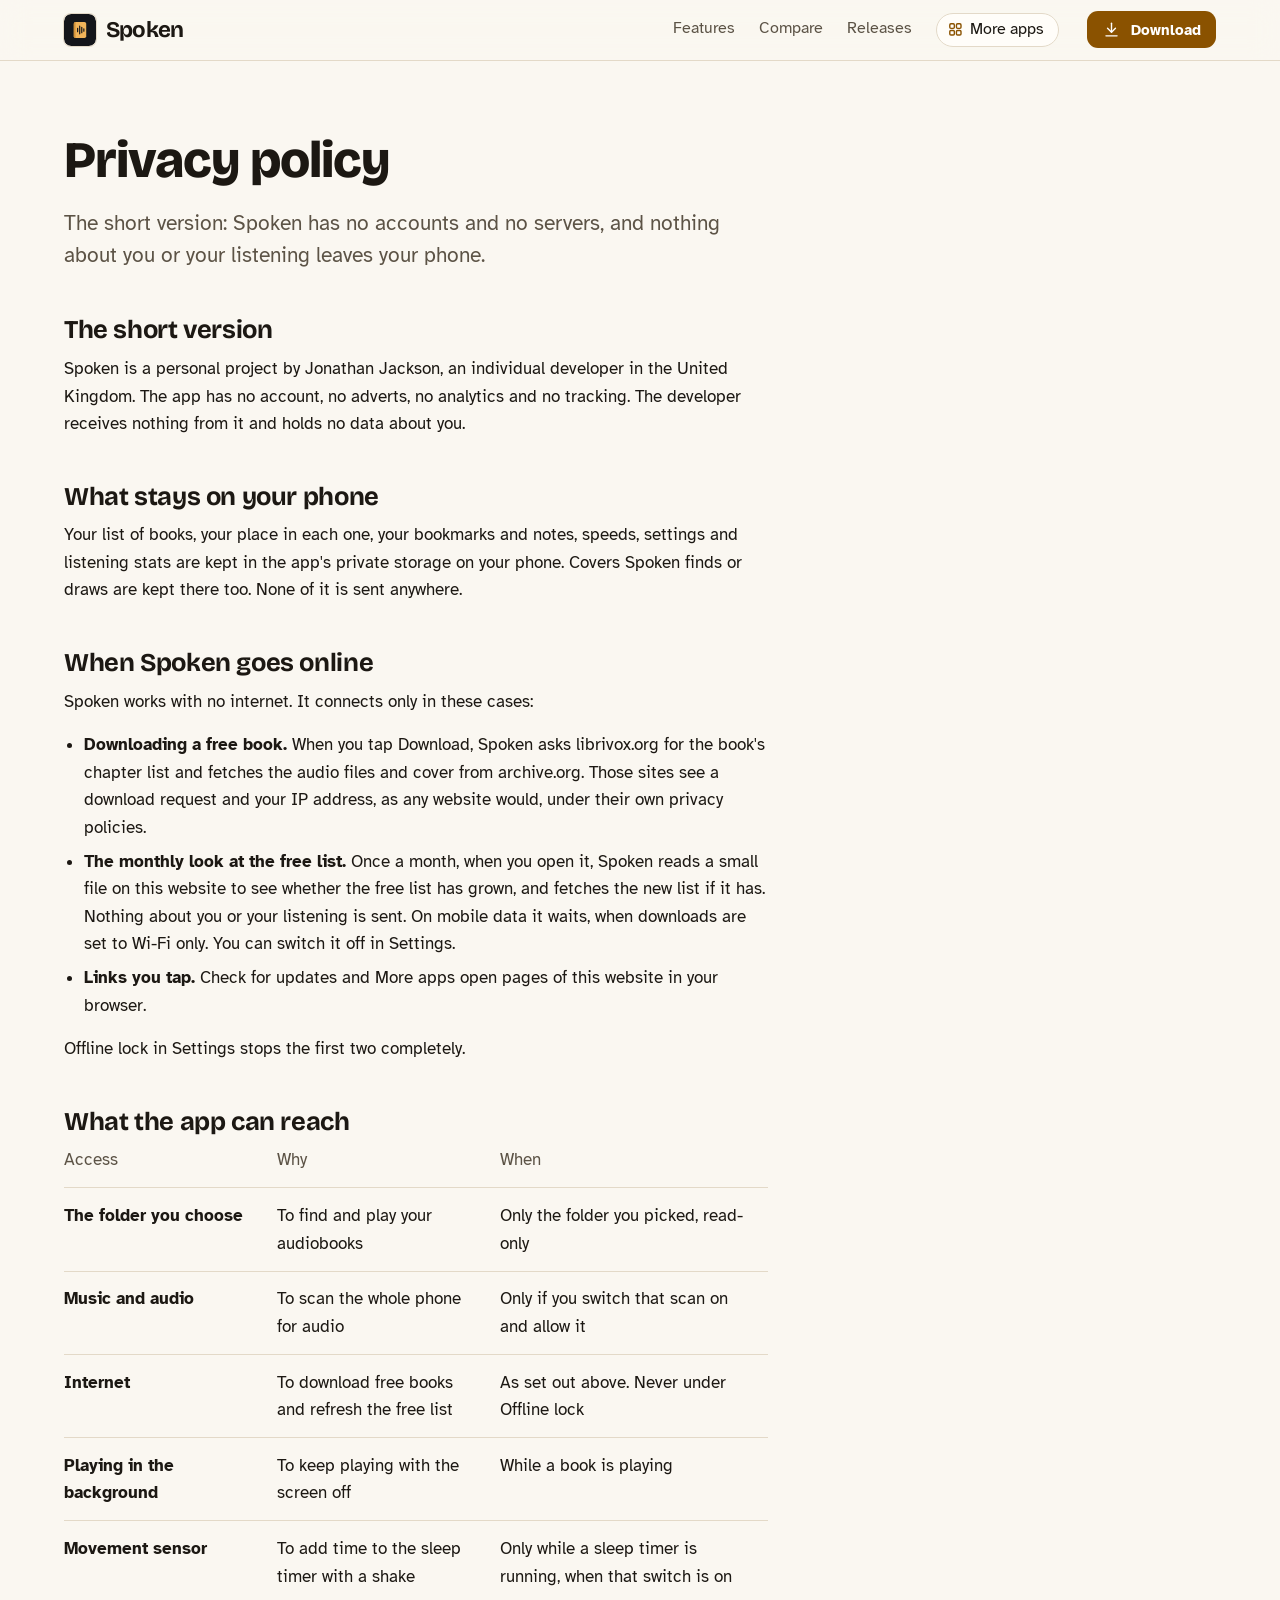
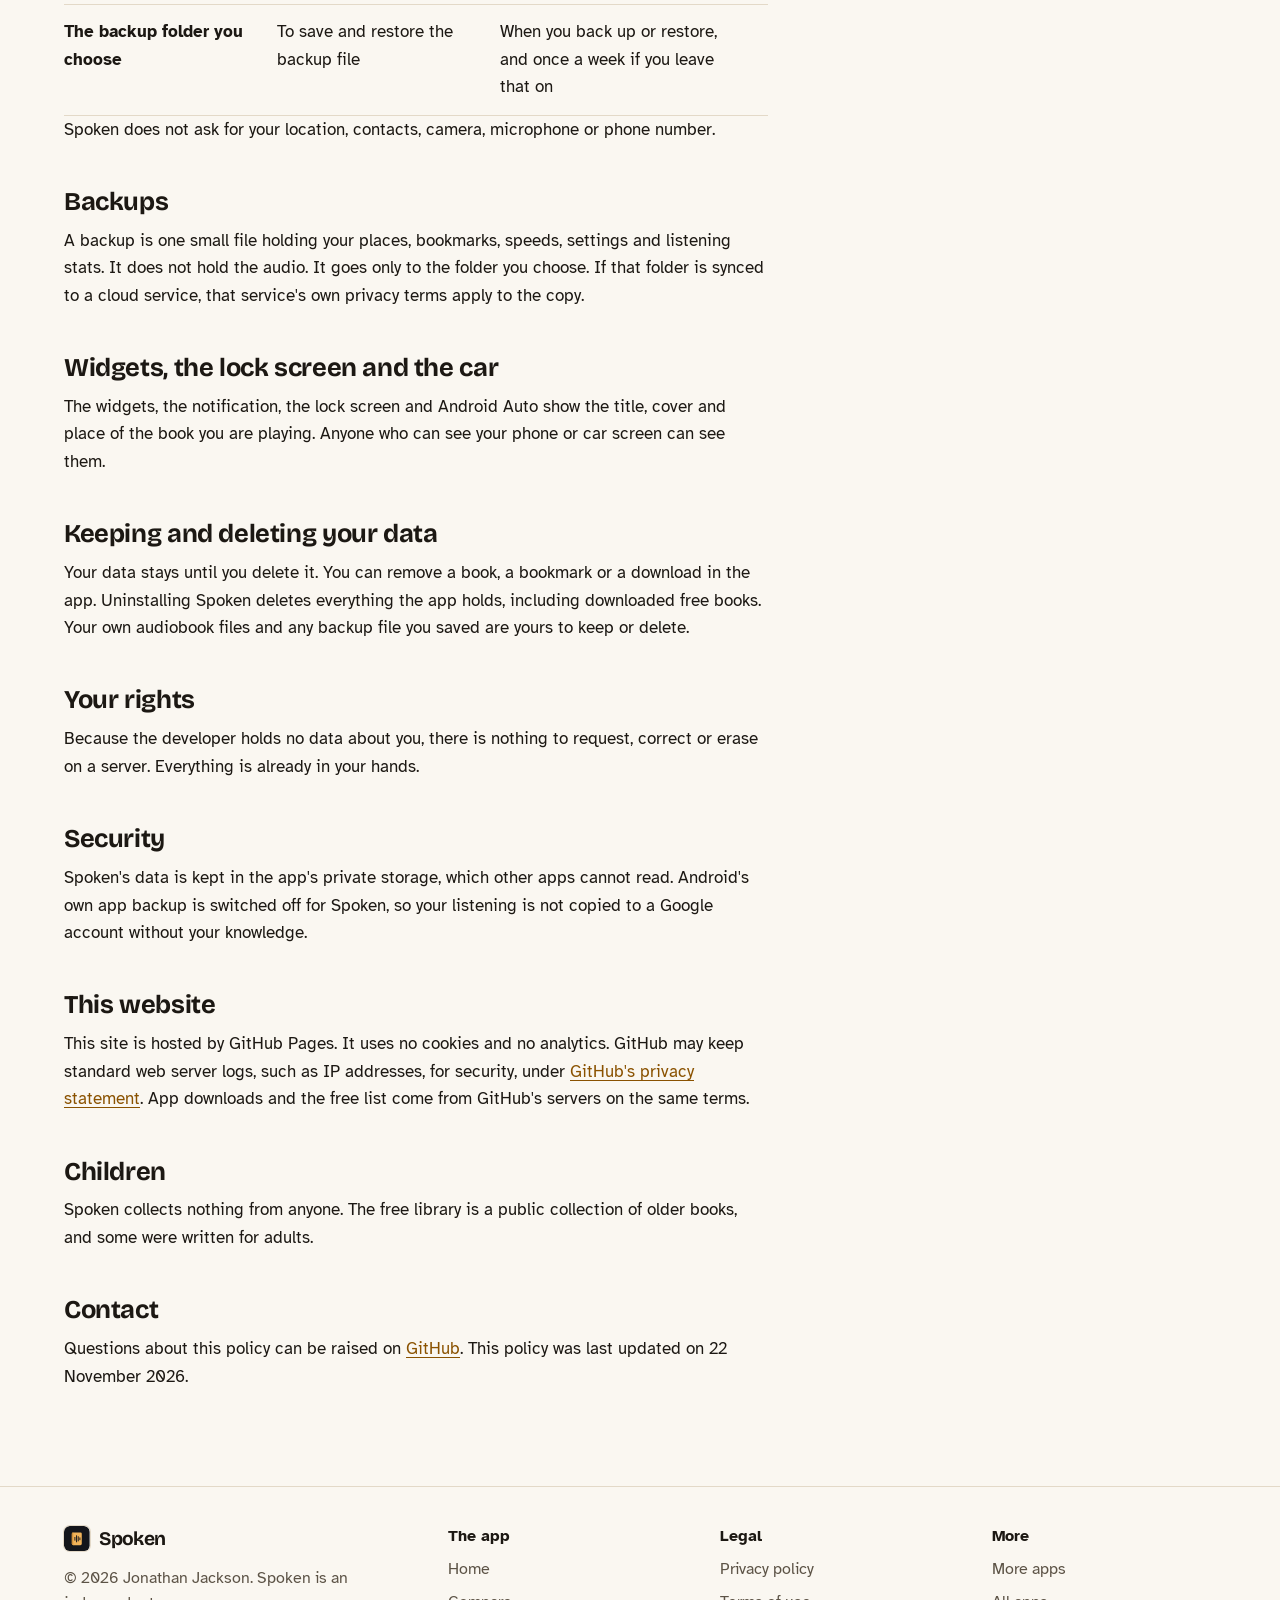
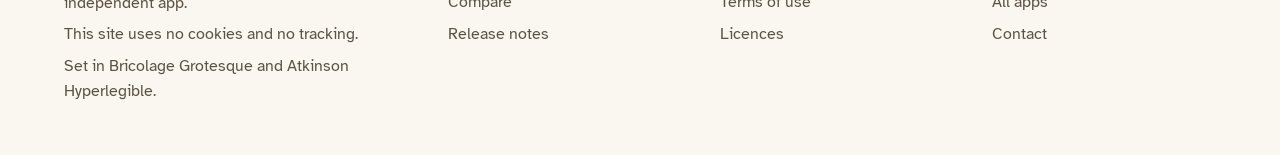
<file: privacy.html>
<!DOCTYPE html>
<html lang="en-GB">
<head>
<meta charset="utf-8">
<meta name="viewport" content="width=device-width, initial-scale=1">
<title>Spoken privacy policy</title>
<meta name="description" content="What Spoken does with your information: in short, it stays on your phone.">
<meta name="author" content="Jonathan Jackson">
<link rel="canonical" href="https://customgpter.github.io/spoken/privacy.html">
<meta name="theme-color" content="#faf7f1" media="(prefers-color-scheme: light)">
<meta name="theme-color" content="#0d0e11" media="(prefers-color-scheme: dark)">
<meta property="og:type" content="website">
<meta property="og:site_name" content="Spoken">
<meta property="og:title" content="Spoken privacy policy">
<meta property="og:description" content="What Spoken does with your information: in short, it stays on your phone.">
<meta property="og:url" content="https://customgpter.github.io/spoken/privacy.html">
<meta property="og:image" content="https://customgpter.github.io/spoken/assets/og.png">
<meta property="og:image:width" content="1200">
<meta property="og:image:height" content="630">
<meta property="og:image:alt" content="Spoken&#x27;s player with the book cover, chapter, skip buttons, speed, sleep timer and bookmark">
<meta property="og:locale" content="en_GB">
<meta name="twitter:card" content="summary_large_image">
<link rel="icon" href="./assets/favicon.svg" type="image/svg+xml">
<link rel="apple-touch-icon" href="./assets/apple-touch-icon.png">
<link rel="preload" href="./assets/fonts/bricolage-grotesque-latin.woff2" as="font" type="font/woff2" crossorigin>
<link rel="preload" href="./assets/fonts/atkinson-hyperlegible-latin-400-normal.woff2" as="font" type="font/woff2" crossorigin>
<link rel="stylesheet" href="./assets/site.css?v=1">
<link rel="stylesheet" href="./assets/house.css?v=1">
<link rel="stylesheet" href="./assets/apps-list.css?v=1">
<script src="./assets/apps-list.js?v=1" defer></script>
</head>
<body>
<a class="skip" href="#main">Skip to content</a>
<header class="masthead">
<div class="wrap">
<a class="brand" href="./" aria-label="Spoken home"><svg viewBox="0 0 108 108" aria-hidden="true"><rect width="108" height="108" rx="24" fill="#14161B"/><path fill="#F2B45A" d="M39,27h30a6,6 0 0 1 6,6v42a6,6 0 0 1 -6,6h-30a6,6 0 0 1 -6,-6v-42a6,6 0 0 1 6,-6z"/><path fill="#D2923A" d="M39,27a6,6 0 0 0 -6,6v42a6,6 0 0 0 6,6z"/><path d="M46,48v12M53,41v26M60,45v18M67,50v8" fill="none" stroke="#14161B" stroke-width="4" stroke-linecap="round"/></svg><span>Spoken</span></a>
<nav aria-label="Main"><ul><li><a href="./#features">Features</a></li><li><a href="./compare.html">Compare</a></li><li><a href="./releases.html">Releases</a></li><li><a class="more-apps" href="./more-apps.html"><svg class="ico" viewBox="0 0 24 24" aria-hidden="true"><rect x="4" y="4" width="6.5" height="6.5" rx="1.6"/><rect x="13.5" y="4" width="6.5" height="6.5" rx="1.6"/><rect x="4" y="13.5" width="6.5" height="6.5" rx="1.6"/><rect x="13.5" y="13.5" width="6.5" height="6.5" rx="1.6"/></svg>More apps</a></li></ul></nav>
<a class="button small" href="https://github.com/CustomGPTer/spoken/releases/latest/download/Spoken.apk"><svg class="ico" viewBox="0 0 24 24" aria-hidden="true"><path d="M12 4v11"/><path d="M7 10.5l5 5 5-5"/><path d="M5 20h14"/></svg>Download</a>
</div>
</header>
<main id="main" class="doc">
<div class="wrap">
<div class="measure">
<h1>Privacy policy</h1>
<p class="lede">The short version: Spoken has no accounts and no servers, and nothing about you or your listening leaves your phone.</p>
<h2 id="short">The short version</h2><p>Spoken is a personal project by Jonathan Jackson, an individual developer in the United Kingdom. The app has no account, no adverts, no analytics and no tracking. The developer receives nothing from it and holds no data about you.</p><h2 id="phone">What stays on your phone</h2><p>Your list of books, your place in each one, your bookmarks and notes, speeds, settings and listening stats are kept in the app's private storage on your phone. Covers Spoken finds or draws are kept there too. None of it is sent anywhere.</p><h2 id="online">When Spoken goes online</h2><p>Spoken works with no internet. It connects only in these cases:</p>
<ul>
<li><strong>Downloading a free book.</strong> When you tap Download, Spoken asks librivox.org for the book's chapter list and fetches the audio files and cover from archive.org. Those sites see a download request and your IP address, as any website would, under their own privacy policies.</li>
<li><strong>The monthly look at the free list.</strong> Once a month, when you open it, Spoken reads a small file on this website to see whether the free list has grown, and fetches the new list if it has. Nothing about you or your listening is sent. On mobile data it waits, when downloads are set to Wi-Fi only. You can switch it off in Settings.</li>
<li><strong>Links you tap.</strong> Check for updates and More apps open pages of this website in your browser.</li>
</ul>
<p>Offline lock in Settings stops the first two completely.</p><h2 id="reach">What the app can reach</h2><table>
<thead><tr><th scope="col">Access</th><th scope="col">Why</th><th scope="col">When</th></tr></thead>
<tbody>
<tr><th scope="row">The folder you choose</th><td>To find and play your audiobooks</td><td>Only the folder you picked, read-only</td></tr>
<tr><th scope="row">Music and audio</th><td>To scan the whole phone for audio</td><td>Only if you switch that scan on and allow it</td></tr>
<tr><th scope="row">Internet</th><td>To download free books and refresh the free list</td><td>As set out above. Never under Offline lock</td></tr>
<tr><th scope="row">Playing in the background</th><td>To keep playing with the screen off</td><td>While a book is playing</td></tr>
<tr><th scope="row">Movement sensor</th><td>To add time to the sleep timer with a shake</td><td>Only while a sleep timer is running, when that switch is on</td></tr>
<tr><th scope="row">The backup folder you choose</th><td>To save and restore the backup file</td><td>When you back up or restore, and once a week if you leave that on</td></tr>
</tbody>
</table>
<p>Spoken does not ask for your location, contacts, camera, microphone or phone number.</p><h2 id="copies">Backups</h2><p>A backup is one small file holding your places, bookmarks, speeds, settings and listening stats. It does not hold the audio. It goes only to the folder you choose. If that folder is synced to a cloud service, that service's own privacy terms apply to the copy.</p><h2 id="shown">Widgets, the lock screen and the car</h2><p>The widgets, the notification, the lock screen and Android Auto show the title, cover and place of the book you are playing. Anyone who can see your phone or car screen can see them.</p><h2 id="deleting">Keeping and deleting your data</h2><p>Your data stays until you delete it. You can remove a book, a bookmark or a download in the app. Uninstalling Spoken deletes everything the app holds, including downloaded free books. Your own audiobook files and any backup file you saved are yours to keep or delete.</p><h2 id="rights">Your rights</h2><p>Because the developer holds no data about you, there is nothing to request, correct or erase on a server. Everything is already in your hands.</p><h2 id="security">Security</h2><p>Spoken's data is kept in the app's private storage, which other apps cannot read. Android's own app backup is switched off for Spoken, so your listening is not copied to a Google account without your knowledge.</p><h2 id="website">This website</h2><p>This site is hosted by GitHub Pages. It uses no cookies and no analytics. GitHub may keep standard web server logs, such as IP addresses, for security, under <a href="https://docs.github.com/en/site-policy/privacy-policies/github-general-privacy-statement">GitHub's privacy statement</a>. App downloads and the free list come from GitHub's servers on the same terms.</p><h2 id="children">Children</h2><p>Spoken collects nothing from anyone. The free library is a public collection of older books, and some were written for adults.</p>
<h2 id="contact">Contact</h2>
<p>Questions about this policy can be raised on <a href="https://github.com/CustomGPTer/spoken/issues">GitHub</a>. This policy was last updated on 22 November 2026.</p>
</div>
</div>
</main>
<footer class="colophon">
<div class="wrap">
<div>
<a class="brand" href="./" aria-label="Spoken home"><svg viewBox="0 0 108 108" aria-hidden="true"><rect width="108" height="108" rx="24" fill="#14161B"/><path fill="#F2B45A" d="M39,27h30a6,6 0 0 1 6,6v42a6,6 0 0 1 -6,6h-30a6,6 0 0 1 -6,-6v-42a6,6 0 0 1 6,-6z"/><path fill="#D2923A" d="M39,27a6,6 0 0 0 -6,6v42a6,6 0 0 0 6,6z"/><path d="M46,48v12M53,41v26M60,45v18M67,50v8" fill="none" stroke="#14161B" stroke-width="4" stroke-linecap="round"/></svg><span>Spoken</span></a>
<p>&copy; 2026 Jonathan Jackson. Spoken is an independent app.</p>
<p>This site uses no cookies and no tracking.</p>
<p>Set in Bricolage Grotesque and Atkinson Hyperlegible.</p>
</div>
<nav aria-label="The app"><h2>The app</h2><ul>
<li><a href="./">Home</a></li>
<li><a href="./compare.html">Compare</a></li>
<li><a href="./releases.html">Release notes</a></li>

</ul></nav>
<nav aria-label="Legal"><h2>Legal</h2><ul>
<li><a href="./privacy.html">Privacy policy</a></li>
<li><a href="./terms.html">Terms of use</a></li>
<li><a href="./licences.html">Licences</a></li>
</ul></nav>
<nav aria-label="More"><h2>More</h2><ul>
<li><a href="./more-apps.html">More apps</a></li>
<li><a href="https://customgpter.github.io/">All apps</a></li>
<li><a href="https://github.com/CustomGPTer/spoken/issues">Contact</a></li>
</ul></nav>
</div>
</footer>
</body>
</html>
</file>
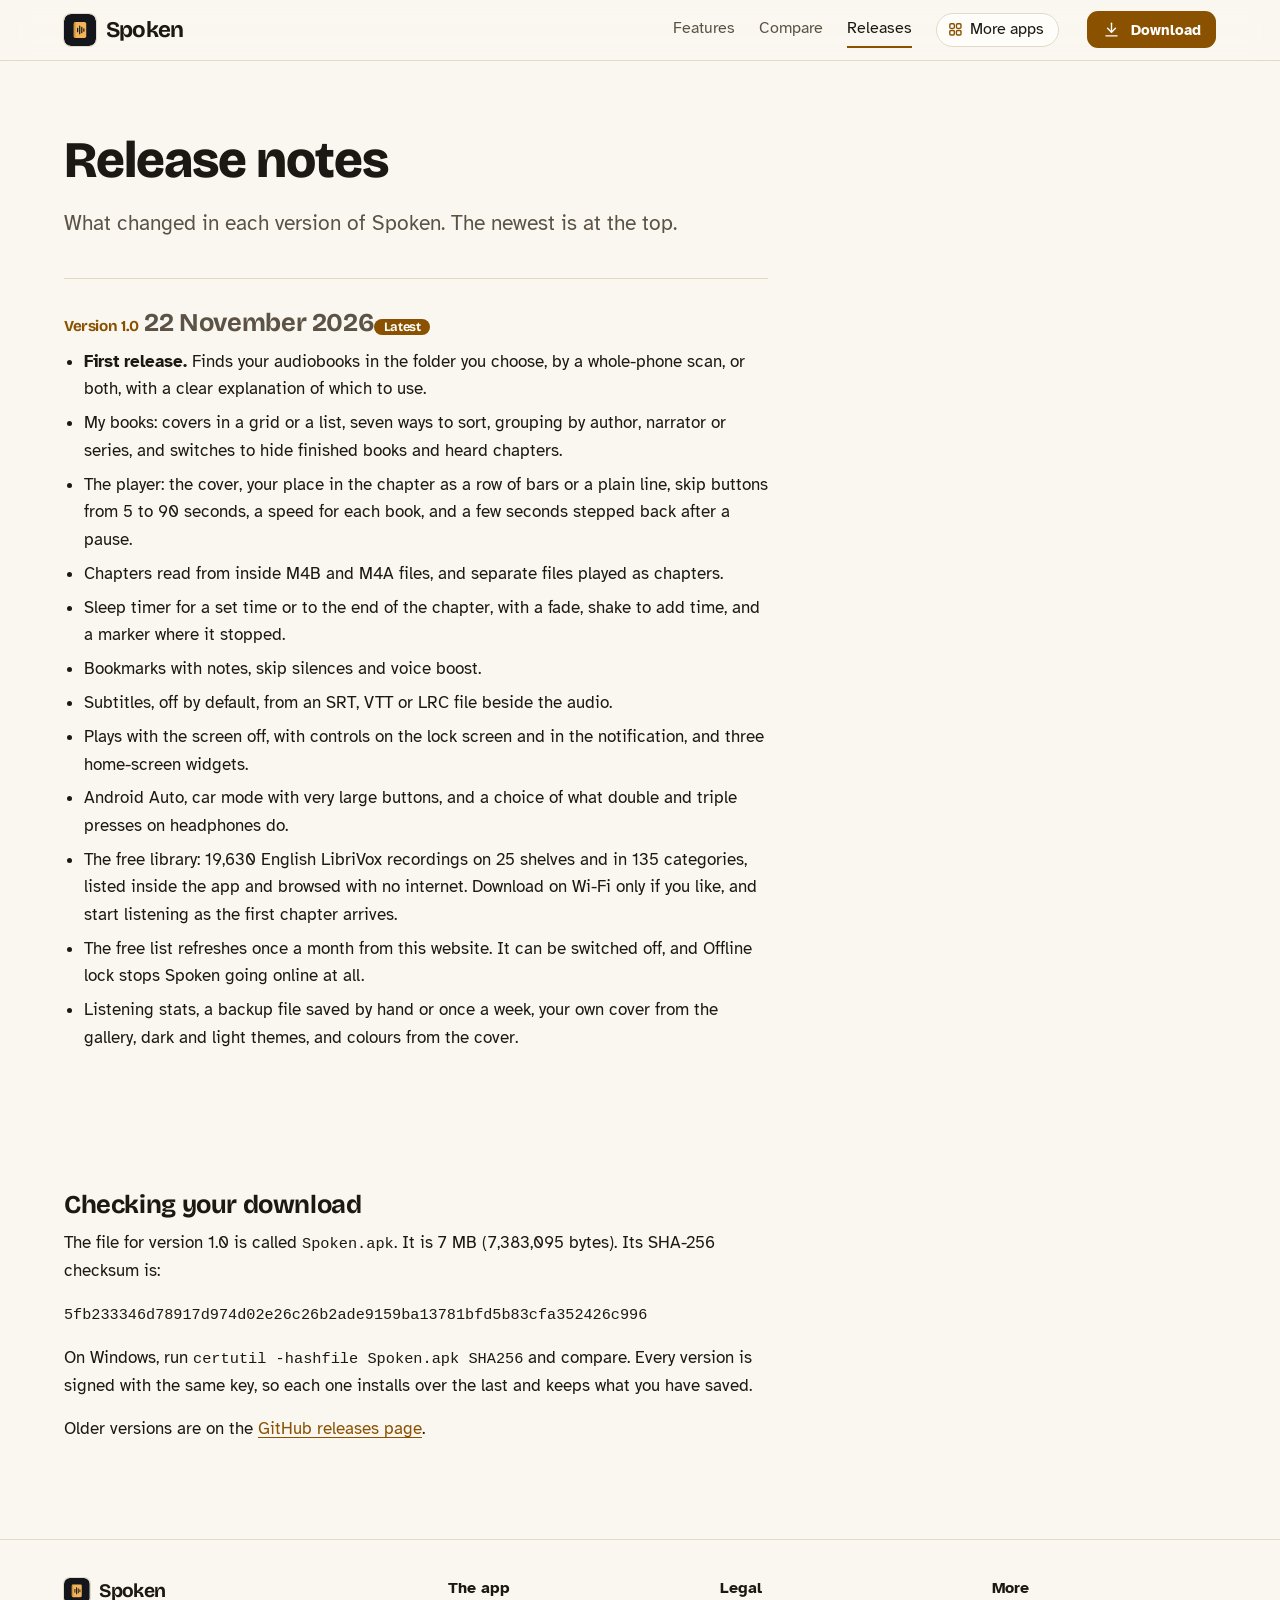
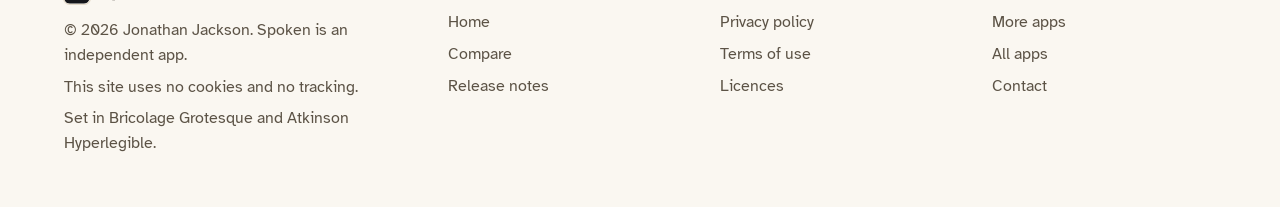
<file: releases.html>
<!DOCTYPE html>
<html lang="en-GB">
<head>
<meta charset="utf-8">
<meta name="viewport" content="width=device-width, initial-scale=1">
<title>Spoken release notes</title>
<meta name="description" content="What changed in each version of Spoken, with the file size and checksum to check your download.">
<meta name="author" content="Jonathan Jackson">
<link rel="canonical" href="https://customgpter.github.io/spoken/releases.html">
<meta name="theme-color" content="#faf7f1" media="(prefers-color-scheme: light)">
<meta name="theme-color" content="#0d0e11" media="(prefers-color-scheme: dark)">
<meta property="og:type" content="website">
<meta property="og:site_name" content="Spoken">
<meta property="og:title" content="Spoken release notes">
<meta property="og:description" content="What changed in each version of Spoken, with the file size and checksum to check your download.">
<meta property="og:url" content="https://customgpter.github.io/spoken/releases.html">
<meta property="og:image" content="https://customgpter.github.io/spoken/assets/og.png">
<meta property="og:image:width" content="1200">
<meta property="og:image:height" content="630">
<meta property="og:image:alt" content="Spoken&#x27;s player with the book cover, chapter, skip buttons, speed, sleep timer and bookmark">
<meta property="og:locale" content="en_GB">
<meta name="twitter:card" content="summary_large_image">
<link rel="icon" href="./assets/favicon.svg" type="image/svg+xml">
<link rel="apple-touch-icon" href="./assets/apple-touch-icon.png">
<link rel="preload" href="./assets/fonts/bricolage-grotesque-latin.woff2" as="font" type="font/woff2" crossorigin>
<link rel="preload" href="./assets/fonts/atkinson-hyperlegible-latin-400-normal.woff2" as="font" type="font/woff2" crossorigin>
<link rel="stylesheet" href="./assets/site.css?v=1">
<link rel="stylesheet" href="./assets/house.css?v=1">
<link rel="stylesheet" href="./assets/apps-list.css?v=1">
<script src="./assets/apps-list.js?v=1" defer></script>
</head>
<body>
<a class="skip" href="#main">Skip to content</a>
<header class="masthead">
<div class="wrap">
<a class="brand" href="./" aria-label="Spoken home"><svg viewBox="0 0 108 108" aria-hidden="true"><rect width="108" height="108" rx="24" fill="#14161B"/><path fill="#F2B45A" d="M39,27h30a6,6 0 0 1 6,6v42a6,6 0 0 1 -6,6h-30a6,6 0 0 1 -6,-6v-42a6,6 0 0 1 6,-6z"/><path fill="#D2923A" d="M39,27a6,6 0 0 0 -6,6v42a6,6 0 0 0 6,6z"/><path d="M46,48v12M53,41v26M60,45v18M67,50v8" fill="none" stroke="#14161B" stroke-width="4" stroke-linecap="round"/></svg><span>Spoken</span></a>
<nav aria-label="Main"><ul><li><a href="./#features">Features</a></li><li><a href="./compare.html">Compare</a></li><li><a href="./releases.html" aria-current="page">Releases</a></li><li><a class="more-apps" href="./more-apps.html"><svg class="ico" viewBox="0 0 24 24" aria-hidden="true"><rect x="4" y="4" width="6.5" height="6.5" rx="1.6"/><rect x="13.5" y="4" width="6.5" height="6.5" rx="1.6"/><rect x="4" y="13.5" width="6.5" height="6.5" rx="1.6"/><rect x="13.5" y="13.5" width="6.5" height="6.5" rx="1.6"/></svg>More apps</a></li></ul></nav>
<a class="button small" href="https://github.com/CustomGPTer/spoken/releases/latest/download/Spoken.apk"><svg class="ico" viewBox="0 0 24 24" aria-hidden="true"><path d="M12 4v11"/><path d="M7 10.5l5 5 5-5"/><path d="M5 20h14"/></svg>Download</a>
</div>
</header>
<main id="main" class="doc">
<div class="wrap">
<div class="measure">
<h1>Release notes</h1>
<p class="lede">What changed in each version of Spoken. The newest is at the top.</p>
<section class="release" id="v1.0"><h2><span class="ver">Version 1.0</span> <span class="when">22 November 2026</span><span class="tag">Latest</span></h2><ul><li><b>First release.</b> Finds your audiobooks in the folder you choose, by a whole-phone scan, or both, with a clear explanation of which to use.</li><li>My books: covers in a grid or a list, seven ways to sort, grouping by author, narrator or series, and switches to hide finished books and heard chapters.</li><li>The player: the cover, your place in the chapter as a row of bars or a plain line, skip buttons from 5 to 90 seconds, a speed for each book, and a few seconds stepped back after a pause.</li><li>Chapters read from inside M4B and M4A files, and separate files played as chapters.</li><li>Sleep timer for a set time or to the end of the chapter, with a fade, shake to add time, and a marker where it stopped.</li><li>Bookmarks with notes, skip silences and voice boost.</li><li>Subtitles, off by default, from an SRT, VTT or LRC file beside the audio.</li><li>Plays with the screen off, with controls on the lock screen and in the notification, and three home-screen widgets.</li><li>Android Auto, car mode with very large buttons, and a choice of what double and triple presses on headphones do.</li><li>The free library: 19,630 English LibriVox recordings on 25 shelves and in 135 categories, listed inside the app and browsed with no internet. Download on Wi-Fi only if you like, and start listening as the first chapter arrives.</li><li>The free list refreshes once a month from this website. It can be switched off, and Offline lock stops Spoken going online at all.</li><li>Listening stats, a backup file saved by hand or once a week, your own cover from the gallery, dark and light themes, and colours from the cover.</li></ul></section>
<h2 id="checking">Checking your download</h2>
<p>The file for version 1.0 is called <code>Spoken.apk</code>. It is 7 MB (7,383,095 bytes). Its SHA-256 checksum is:</p>
<p><code class="sum">5fb233346d78917d974d02e26c26b2ade9159ba13781bfd5b83cfa352426c996</code></p>
<p>On Windows, run <code>certutil -hashfile Spoken.apk SHA256</code> and compare. Every version is signed with the same key, so each one installs over the last and keeps what you have saved.</p>
<p>Older versions are on the <a href="https://github.com/CustomGPTer/spoken/releases">GitHub releases page</a>.</p>
</div>
</div>
</main>
<footer class="colophon">
<div class="wrap">
<div>
<a class="brand" href="./" aria-label="Spoken home"><svg viewBox="0 0 108 108" aria-hidden="true"><rect width="108" height="108" rx="24" fill="#14161B"/><path fill="#F2B45A" d="M39,27h30a6,6 0 0 1 6,6v42a6,6 0 0 1 -6,6h-30a6,6 0 0 1 -6,-6v-42a6,6 0 0 1 6,-6z"/><path fill="#D2923A" d="M39,27a6,6 0 0 0 -6,6v42a6,6 0 0 0 6,6z"/><path d="M46,48v12M53,41v26M60,45v18M67,50v8" fill="none" stroke="#14161B" stroke-width="4" stroke-linecap="round"/></svg><span>Spoken</span></a>
<p>&copy; 2026 Jonathan Jackson. Spoken is an independent app.</p>
<p>This site uses no cookies and no tracking.</p>
<p>Set in Bricolage Grotesque and Atkinson Hyperlegible.</p>
</div>
<nav aria-label="The app"><h2>The app</h2><ul>
<li><a href="./">Home</a></li>
<li><a href="./compare.html">Compare</a></li>
<li><a href="./releases.html">Release notes</a></li>

</ul></nav>
<nav aria-label="Legal"><h2>Legal</h2><ul>
<li><a href="./privacy.html">Privacy policy</a></li>
<li><a href="./terms.html">Terms of use</a></li>
<li><a href="./licences.html">Licences</a></li>
</ul></nav>
<nav aria-label="More"><h2>More</h2><ul>
<li><a href="./more-apps.html">More apps</a></li>
<li><a href="https://customgpter.github.io/">All apps</a></li>
<li><a href="https://github.com/CustomGPTer/spoken/issues">Contact</a></li>
</ul></nav>
</div>
</footer>
</body>
</html>
</file>
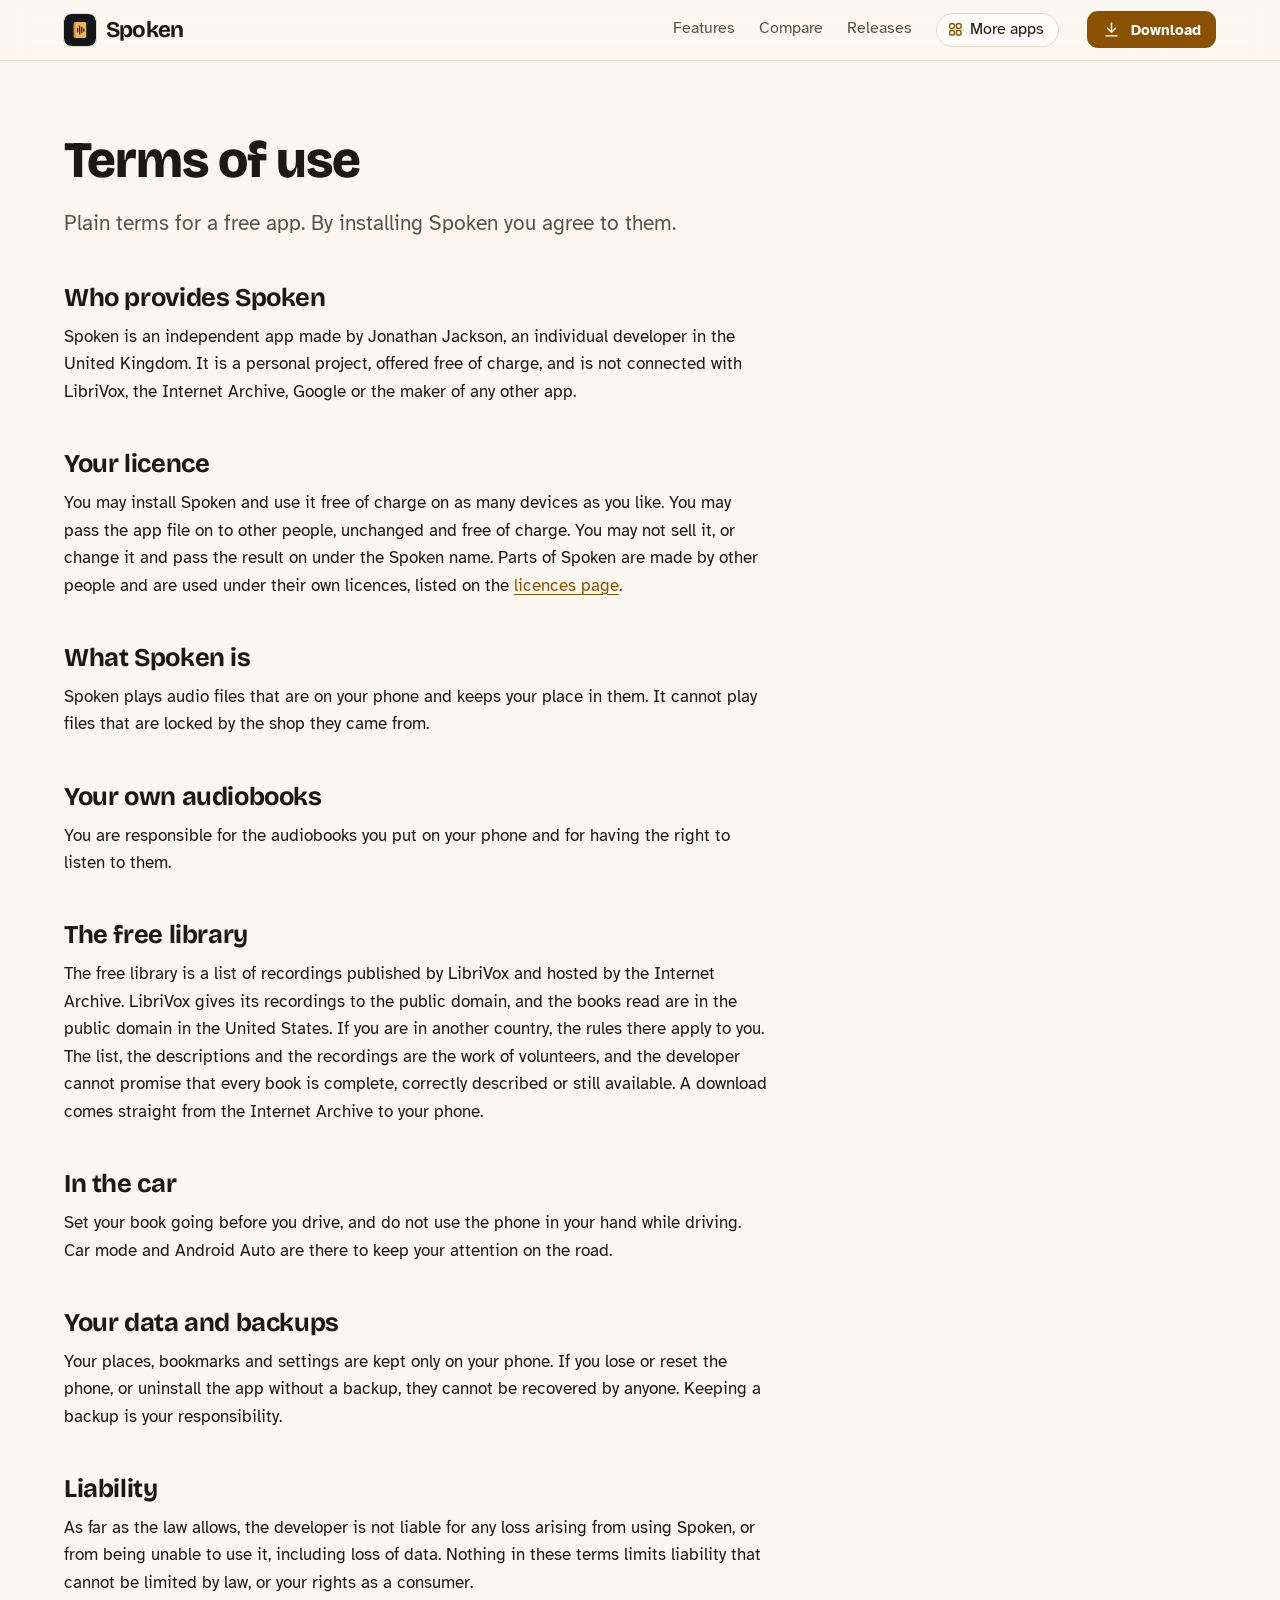
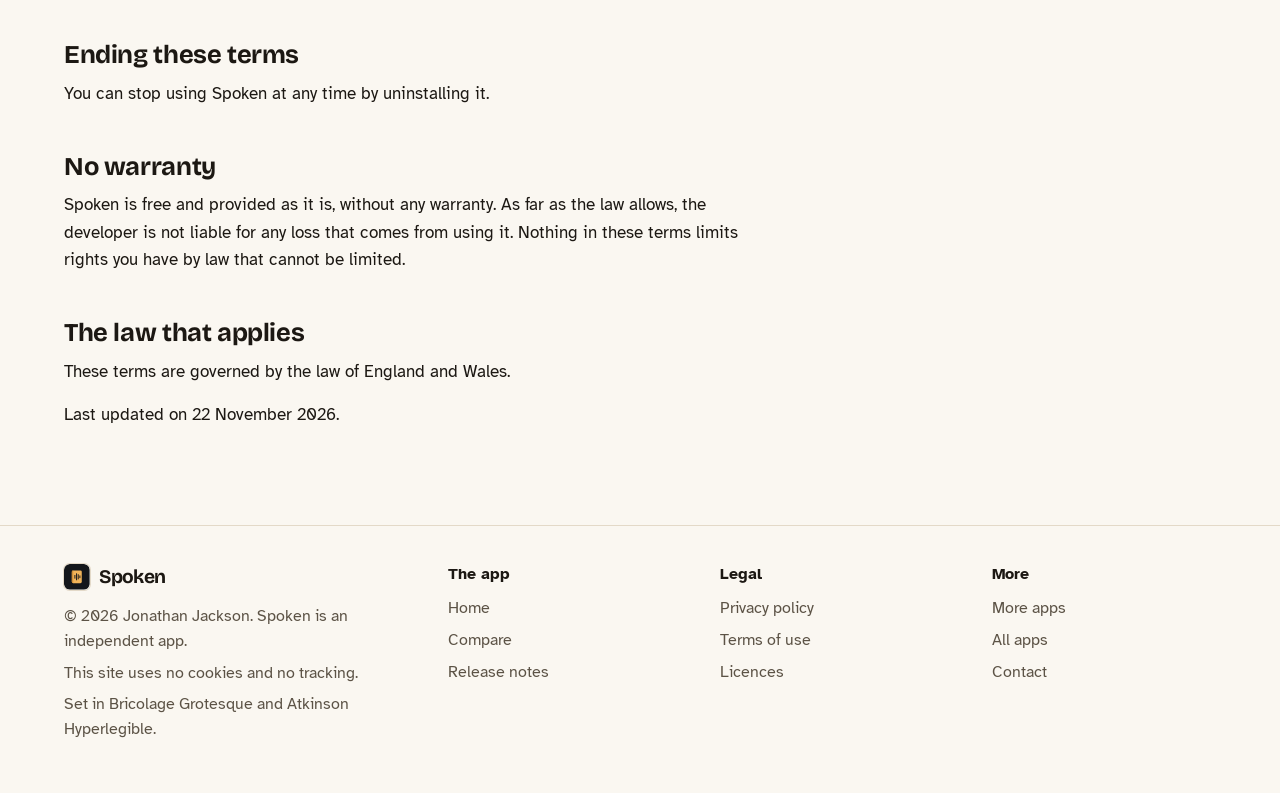
<file: terms.html>
<!DOCTYPE html>
<html lang="en-GB">
<head>
<meta charset="utf-8">
<meta name="viewport" content="width=device-width, initial-scale=1">
<title>Spoken terms of use</title>
<meta name="description" content="The terms for using Spoken.">
<meta name="author" content="Jonathan Jackson">
<link rel="canonical" href="https://customgpter.github.io/spoken/terms.html">
<meta name="theme-color" content="#faf7f1" media="(prefers-color-scheme: light)">
<meta name="theme-color" content="#0d0e11" media="(prefers-color-scheme: dark)">
<meta property="og:type" content="website">
<meta property="og:site_name" content="Spoken">
<meta property="og:title" content="Spoken terms of use">
<meta property="og:description" content="The terms for using Spoken.">
<meta property="og:url" content="https://customgpter.github.io/spoken/terms.html">
<meta property="og:image" content="https://customgpter.github.io/spoken/assets/og.png">
<meta property="og:image:width" content="1200">
<meta property="og:image:height" content="630">
<meta property="og:image:alt" content="Spoken&#x27;s player with the book cover, chapter, skip buttons, speed, sleep timer and bookmark">
<meta property="og:locale" content="en_GB">
<meta name="twitter:card" content="summary_large_image">
<link rel="icon" href="./assets/favicon.svg" type="image/svg+xml">
<link rel="apple-touch-icon" href="./assets/apple-touch-icon.png">
<link rel="preload" href="./assets/fonts/bricolage-grotesque-latin.woff2" as="font" type="font/woff2" crossorigin>
<link rel="preload" href="./assets/fonts/atkinson-hyperlegible-latin-400-normal.woff2" as="font" type="font/woff2" crossorigin>
<link rel="stylesheet" href="./assets/site.css?v=1">
<link rel="stylesheet" href="./assets/house.css?v=1">
<link rel="stylesheet" href="./assets/apps-list.css?v=1">
<script src="./assets/apps-list.js?v=1" defer></script>
</head>
<body>
<a class="skip" href="#main">Skip to content</a>
<header class="masthead">
<div class="wrap">
<a class="brand" href="./" aria-label="Spoken home"><svg viewBox="0 0 108 108" aria-hidden="true"><rect width="108" height="108" rx="24" fill="#14161B"/><path fill="#F2B45A" d="M39,27h30a6,6 0 0 1 6,6v42a6,6 0 0 1 -6,6h-30a6,6 0 0 1 -6,-6v-42a6,6 0 0 1 6,-6z"/><path fill="#D2923A" d="M39,27a6,6 0 0 0 -6,6v42a6,6 0 0 0 6,6z"/><path d="M46,48v12M53,41v26M60,45v18M67,50v8" fill="none" stroke="#14161B" stroke-width="4" stroke-linecap="round"/></svg><span>Spoken</span></a>
<nav aria-label="Main"><ul><li><a href="./#features">Features</a></li><li><a href="./compare.html">Compare</a></li><li><a href="./releases.html">Releases</a></li><li><a class="more-apps" href="./more-apps.html"><svg class="ico" viewBox="0 0 24 24" aria-hidden="true"><rect x="4" y="4" width="6.5" height="6.5" rx="1.6"/><rect x="13.5" y="4" width="6.5" height="6.5" rx="1.6"/><rect x="4" y="13.5" width="6.5" height="6.5" rx="1.6"/><rect x="13.5" y="13.5" width="6.5" height="6.5" rx="1.6"/></svg>More apps</a></li></ul></nav>
<a class="button small" href="https://github.com/CustomGPTer/spoken/releases/latest/download/Spoken.apk"><svg class="ico" viewBox="0 0 24 24" aria-hidden="true"><path d="M12 4v11"/><path d="M7 10.5l5 5 5-5"/><path d="M5 20h14"/></svg>Download</a>
</div>
</header>
<main id="main" class="doc">
<div class="wrap">
<div class="measure">
<h1>Terms of use</h1>
<p class="lede">Plain terms for a free app. By installing Spoken you agree to them.</p>
<h2 id="who">Who provides Spoken</h2><p>Spoken is an independent app made by Jonathan Jackson, an individual developer in the United Kingdom. It is a personal project, offered free of charge, and is not connected with LibriVox, the Internet Archive, Google or the maker of any other app.</p><h2 id="licence">Your licence</h2><p>You may install Spoken and use it free of charge on as many devices as you like. You may pass the app file on to other people, unchanged and free of charge. You may not sell it, or change it and pass the result on under the Spoken name. Parts of Spoken are made by other people and are used under their own licences, listed on the <a href="licences.html">licences page</a>.</p><h2 id="what">What Spoken is</h2><p>Spoken plays audio files that are on your phone and keeps your place in them. It cannot play files that are locked by the shop they came from.</p><h2 id="books">Your own audiobooks</h2><p>You are responsible for the audiobooks you put on your phone and for having the right to listen to them.</p><h2 id="free">The free library</h2><p>The free library is a list of recordings published by LibriVox and hosted by the Internet Archive. LibriVox gives its recordings to the public domain, and the books read are in the public domain in the United States. If you are in another country, the rules there apply to you. The list, the descriptions and the recordings are the work of volunteers, and the developer cannot promise that every book is complete, correctly described or still available. A download comes straight from the Internet Archive to your phone.</p><h2 id="car">In the car</h2><p>Set your book going before you drive, and do not use the phone in your hand while driving. Car mode and Android Auto are there to keep your attention on the road.</p><h2 id="data">Your data and backups</h2><p>Your places, bookmarks and settings are kept only on your phone. If you lose or reset the phone, or uninstall the app without a backup, they cannot be recovered by anyone. Keeping a backup is your responsibility.</p><h2 id="liability">Liability</h2><p>As far as the law allows, the developer is not liable for any loss arising from using Spoken, or from being unable to use it, including loss of data. Nothing in these terms limits liability that cannot be limited by law, or your rights as a consumer.</p><h2 id="ending">Ending these terms</h2><p>You can stop using Spoken at any time by uninstalling it.</p>
<h2 id="no-warranty">No warranty</h2>
<p>Spoken is free and provided as it is, without any warranty. As far as the law allows, the developer is not liable for any loss that comes from using it. Nothing in these terms limits rights you have by law that cannot be limited.</p>
<h2 id="governing">The law that applies</h2>
<p>These terms are governed by the law of England and Wales.</p>
<p>Last updated on 22 November 2026.</p>
</div>
</div>
</main>
<footer class="colophon">
<div class="wrap">
<div>
<a class="brand" href="./" aria-label="Spoken home"><svg viewBox="0 0 108 108" aria-hidden="true"><rect width="108" height="108" rx="24" fill="#14161B"/><path fill="#F2B45A" d="M39,27h30a6,6 0 0 1 6,6v42a6,6 0 0 1 -6,6h-30a6,6 0 0 1 -6,-6v-42a6,6 0 0 1 6,-6z"/><path fill="#D2923A" d="M39,27a6,6 0 0 0 -6,6v42a6,6 0 0 0 6,6z"/><path d="M46,48v12M53,41v26M60,45v18M67,50v8" fill="none" stroke="#14161B" stroke-width="4" stroke-linecap="round"/></svg><span>Spoken</span></a>
<p>&copy; 2026 Jonathan Jackson. Spoken is an independent app.</p>
<p>This site uses no cookies and no tracking.</p>
<p>Set in Bricolage Grotesque and Atkinson Hyperlegible.</p>
</div>
<nav aria-label="The app"><h2>The app</h2><ul>
<li><a href="./">Home</a></li>
<li><a href="./compare.html">Compare</a></li>
<li><a href="./releases.html">Release notes</a></li>

</ul></nav>
<nav aria-label="Legal"><h2>Legal</h2><ul>
<li><a href="./privacy.html">Privacy policy</a></li>
<li><a href="./terms.html">Terms of use</a></li>
<li><a href="./licences.html">Licences</a></li>
</ul></nav>
<nav aria-label="More"><h2>More</h2><ul>
<li><a href="./more-apps.html">More apps</a></li>
<li><a href="https://customgpter.github.io/">All apps</a></li>
<li><a href="https://github.com/CustomGPTer/spoken/issues">Contact</a></li>
</ul></nav>
</div>
</footer>
</body>
</html>
</file>
<file: assets/site.css>
@font-face{font-family:"Bricolage Grotesque";src:url("fonts/bricolage-grotesque-latin.woff2") format("woff2");font-weight:200 800;font-style:normal;font-display:swap}
@font-face{font-family:"Atkinson Hyperlegible";src:url("fonts/atkinson-hyperlegible-latin-400-normal.woff2") format("woff2");font-weight:400;font-style:normal;font-display:swap}
@font-face{font-family:"Atkinson Hyperlegible";src:url("fonts/atkinson-hyperlegible-latin-700-normal.woff2") format("woff2");font-weight:700;font-style:normal;font-display:swap}

/* Daylight page, night-time camera. The lamp colour is kept for the one thing to press and for what the camera has seen. */
:root{
  --page:#f2f5f9; --panel:#ffffff; --raised:#e8edf3; --ink:#0d1a2b; --soft:#465468; --rule:#d2dae4;
  --accent:#0a6a55; --accent-ink:#ffffff; --warn:#8a5200; --rec:#d3302f;
  --lamp:#ffb347; --lamp-ink:#231400; --lamp-text:#8a5200;
  --night:#09111e; --night-2:#111d30; --night-3:#1a2a43; --night-ink:#eaf0f8; --night-soft:#9fb0c7; --night-rule:#24364f; --iris:#55d6ab;
  --display:"Bricolage Grotesque","Atkinson Hyperlegible",system-ui,sans-serif;
  --sans:"Atkinson Hyperlegible",system-ui,-apple-system,"Segoe UI",Roboto,sans-serif;
  --mono:ui-monospace,SFMono-Regular,Menlo,Consolas,"Liberation Mono",monospace;
  color-scheme:light dark;
}
@media (prefers-color-scheme:dark){
  :root{--page:#0a111b; --panel:#111a27; --raised:#182434; --ink:#e9eef5; --soft:#a0aec0; --rule:#243247;
    --accent:#55d6ab; --accent-ink:#00281d; --warn:#ffb347; --rec:#ff6163; --lamp-text:#ffb347}
}

*,*::before,*::after{box-sizing:border-box}
html{-webkit-text-size-adjust:100%;scroll-behavior:smooth;scroll-padding-top:5.5rem}
@media (prefers-reduced-motion:reduce){html{scroll-behavior:auto}}
body{margin:0;background:var(--page);color:var(--ink);font:400 1.0625rem/1.62 var(--sans);text-rendering:optimizeLegibility;-webkit-font-smoothing:antialiased}
img,svg{max-width:100%;display:block}
a{color:var(--accent);text-decoration-thickness:.07em;text-underline-offset:.2em}
a:hover{text-decoration-thickness:.13em}
:focus-visible{outline:3px solid var(--lamp);outline-offset:3px;border-radius:6px}
code{font:.9em/1 var(--mono);overflow-wrap:anywhere}
h1,h2,h3{font-family:var(--display);font-weight:700;letter-spacing:-.015em;line-height:1.08;margin:0;text-wrap:balance}
p{margin:0 0 1rem}
.skip{position:absolute;left:-999px;top:0;background:var(--ink);color:var(--page);padding:.6rem 1rem;z-index:30;border-radius:0 0 8px 0}
.skip:focus{left:0}
.sr{position:absolute;width:1px;height:1px;overflow:hidden;clip-path:inset(50%);white-space:nowrap}
.wrap{width:min(72rem,100% - 2.5rem);margin-inline:auto}
.measure{max-width:44rem}
.ico{width:1.25em;height:1.25em;flex:none;fill:none;stroke:currentColor;stroke-width:1.75;stroke-linecap:round;stroke-linejoin:round}

/* ---------- masthead */
.masthead{position:sticky;top:0;z-index:20;background:color-mix(in srgb,var(--page) 88%,transparent);-webkit-backdrop-filter:blur(14px) saturate(1.3);backdrop-filter:blur(14px) saturate(1.3);border-bottom:1px solid var(--rule)}
.masthead .wrap{display:flex;flex-wrap:wrap;align-items:center;gap:.35rem 1.75rem;padding-block:.7rem}
.brand{display:inline-flex;align-items:center;gap:.6rem;font:700 1.4rem/1 var(--display);letter-spacing:-.03em;color:var(--ink);text-decoration:none;margin-right:auto}
.brand svg{width:2rem;height:2rem;flex:none;border-radius:.5rem;box-shadow:0 0 0 1px var(--rule)}
.masthead nav ul{display:flex;flex-wrap:wrap;align-items:center;gap:.15rem 1.5rem;list-style:none;margin:0;padding:0;font-size:1rem;line-height:1.3}
.masthead nav a{display:inline-flex;align-items:center;gap:.4rem;color:var(--soft);text-decoration:none;padding-block:.45rem;border-bottom:2px solid transparent}
.masthead nav a:hover{color:var(--ink)}
.masthead nav a[aria-current="page"]{color:var(--ink);border-bottom-color:var(--lamp)}
.masthead nav a.more-apps{color:var(--ink);border:1px solid var(--rule);border-radius:999px;padding:.34rem .85rem .34rem .65rem;background:var(--panel)}
.masthead nav a.more-apps .ico{width:1.05em;height:1.05em;color:var(--accent);stroke-width:2}
.masthead nav a.more-apps:hover,.masthead nav a.more-apps[aria-current="page"]{border-color:var(--accent)}
.button{display:inline-flex;align-items:center;gap:.6rem;background:var(--lamp);color:var(--lamp-ink);font:700 1.08rem/1.2 var(--sans);text-decoration:none;padding:.95rem 1.5rem;border-radius:14px;box-shadow:0 1px 0 rgba(255,255,255,.45) inset,0 12px 24px -14px rgba(138,82,0,.9)}
.button:hover{background:#ffc56e}
.button:active{transform:translateY(1px)}
.button.small{font-size:.95rem;padding:.55rem .95rem;border-radius:11px;box-shadow:none}
.button.quiet{background:none;box-shadow:none;border:1px solid var(--rule);color:var(--ink)}
.button.quiet:hover{border-color:var(--ink);background:none}
@media (max-width:52rem){
  .masthead nav{order:3;flex:1 0 100%}
  .masthead nav ul{gap:.1rem .85rem;font-size:.95rem}
  .masthead nav .wide{display:none}
}
@media (max-width:24rem){.masthead nav a.more-apps .ico{display:none}.masthead nav a.more-apps{padding-inline:.7rem}}

/* ---------- hero */
.hero{padding-block:clamp(2.2rem,6vw,4.75rem) clamp(2.5rem,6vw,4.5rem);overflow:hidden}
.hero-grid{display:grid;gap:clamp(2.25rem,5vw,4rem);align-items:center}
@media (min-width:62rem){.hero-grid{grid-template-columns:minmax(0,11fr) minmax(0,10fr)}}
.hero h1{font-size:clamp(2.6rem,6vw,4.25rem);font-weight:800;line-height:1;letter-spacing:-.022em;margin-bottom:1.5rem}
.lede{font-size:clamp(1.14rem,2vw,1.3rem);line-height:1.55;color:var(--soft);margin:0 0 1rem;max-width:34rem}
.get{display:flex;flex-wrap:wrap;align-items:center;gap:.9rem 1.5rem;margin:1.8rem 0 1.1rem}
.get .aside{font-weight:700;color:var(--ink)}
.facts{font-size:.98rem;line-height:1.5;color:var(--soft);margin:0 0 .5rem;max-width:36rem}
.pills{display:flex;flex-wrap:wrap;gap:.45rem;list-style:none;margin:0 0 1rem;padding:0;font-size:.95rem}
.pills li{border:1px solid var(--rule);border-radius:999px;padding:.22rem .8rem;background:var(--panel);color:var(--soft)}

/* the monitor: the camera's view, the day beneath it, and the alert it sends */
.monitor{position:relative;max-width:36rem;margin-inline:auto;width:100%;padding-bottom:3.1rem}
@media (min-width:62rem){.monitor{margin-inline:auto 0}}
.screen{position:relative;background:var(--night);border-radius:22px;padding:.6rem;box-shadow:0 0 0 1px var(--night-rule),0 30px 60px -30px rgba(9,17,30,.75)}
.cam{position:relative;border-radius:15px;overflow:hidden;aspect-ratio:16/10;background:#0b1626}
.cam svg{width:100%;height:100%}
.cam text{font:700 15px var(--sans);fill:#231400}
.hud{position:absolute;display:inline-flex;align-items:center;gap:.4rem;font:700 .76rem/1 var(--sans);color:var(--night-ink);background:rgba(6,12,22,.62);border-radius:999px;padding:.38rem .65rem;letter-spacing:.01em}
.hud i{width:.5rem;height:.5rem;border-radius:50%;background:var(--iris)}
.hud.watching{left:.7rem;top:.7rem}
.hud.rec{right:.7rem;top:.7rem}
.hud.rec i{background:#ff5a5c}
.hud.stamp{left:.7rem;bottom:.7rem;font:400 .74rem/1 var(--mono);border-radius:6px;color:#d5deea}
.hud.place{right:.7rem;bottom:.7rem;border-radius:6px;font-weight:400;color:#d5deea}
.day{padding:.85rem .55rem 2rem;color:var(--night-soft);font-size:.8rem;line-height:1.2}
.day-head{display:flex;justify-content:space-between;margin-bottom:.6rem}
.day-head b{color:var(--night-ink)}
.track{position:relative;height:1.5rem;border-radius:7px;background:repeating-linear-gradient(90deg,var(--night-3) 0 1px,transparent 1px calc(100% / 24)),var(--night-2);box-shadow:inset 0 0 0 1px var(--night-rule)}
.ev{position:absolute;top:3px;bottom:3px;width:max(5px,1.1%);border-radius:3px;background:var(--iris);left:var(--at)}
.ev.seen{background:var(--lamp)}
.now{position:absolute;top:-4px;bottom:-4px;left:var(--at);width:2px;background:var(--night-ink);border-radius:2px}
.hours{display:flex;justify-content:space-between;margin-top:.4rem;font-size:.72rem}
.alert{position:absolute;right:-.4rem;bottom:0;display:flex;align-items:center;gap:.75rem;width:min(19rem,88%);background:var(--panel);color:var(--ink);border:1px solid var(--rule);border-radius:16px;padding:.65rem .8rem;box-shadow:0 18px 36px -18px rgba(9,17,30,.55)}
.alert .thumb{flex:none;width:3.1rem;height:3.1rem;border-radius:10px;background:linear-gradient(160deg,#16263d,#0b1626);position:relative;overflow:hidden}
.alert .thumb::before{content:"";position:absolute;left:50%;bottom:0;width:38%;height:62%;translate:-50% 0;border-radius:40% 40% 0 0;background:#6f86a6}
.alert .thumb::after{content:"";position:absolute;left:50%;top:14%;width:26%;aspect-ratio:1;translate:-50% 0;border-radius:50%;background:#8ea4c2}
.alert b{display:block;font-size:.98rem;line-height:1.25}
.alert span{display:block;font-size:.86rem;color:var(--soft);line-height:1.3}
.alert .dot{flex:none;width:.6rem;height:.6rem;border-radius:50%;background:var(--lamp);margin-left:auto;box-shadow:0 0 0 4px color-mix(in srgb,var(--lamp) 25%,transparent)}
@media (max-width:26rem){.alert{right:0}}
@media (prefers-reduced-motion:no-preference){
  .cam .spill{animation:vg-in .9s ease-out .25s both}
  .cam .who{animation:vg-step .9s cubic-bezier(.2,.8,.25,1) .9s both}
  .cam .mark{animation:vg-lock .45s cubic-bezier(.3,1.4,.5,1) 1.7s both;transform-box:fill-box;transform-origin:center}
  .hud.rec{animation:vg-in .3s ease-out 2.05s both}
  .hud.rec i{animation:vg-blink 1.2s steps(2,jump-none) 2.3s 4}
  .ev.seen,.now{animation:vg-pop .4s cubic-bezier(.3,1.5,.5,1) 2.4s both}
  .alert{animation:vg-rise .6s cubic-bezier(.2,.8,.25,1) 2.9s both}
  @keyframes vg-in{from{opacity:0}to{opacity:1}}
  @keyframes vg-step{from{opacity:0;transform:translateX(18px)}to{opacity:1;transform:none}}
  @keyframes vg-lock{from{opacity:0;transform:scale(1.12)}to{opacity:1;transform:none}}
  @keyframes vg-blink{from{opacity:1}to{opacity:.25}}
  @keyframes vg-pop{from{opacity:0;transform:scaleY(.2)}to{opacity:1;transform:none}}
  @keyframes vg-rise{from{opacity:0;transform:translateY(14px)}to{opacity:1;transform:none}}
}

/* ---------- sections */
section{padding-block:clamp(3rem,7vw,5.5rem)}
section + section{border-top:1px solid var(--rule)}
h2{font-size:clamp(1.8rem,3.6vw,2.6rem);margin-bottom:.9rem}
h3{font:700 1.1rem/1.3 var(--sans);letter-spacing:0;margin:0 0 .3rem}
.intro{color:var(--soft);max-width:40rem;margin-bottom:2.2rem;font-size:1.1rem}

.promises{padding-block:0;border-block:1px solid var(--rule);background:var(--panel)}
.promises ul{list-style:none;margin:0;padding:0;display:grid;grid-template-columns:repeat(auto-fit,minmax(min(100%,14rem),1fr))}
.promises li{display:flex;gap:.8rem;align-items:flex-start;padding:1.4rem 1.5rem 1.4rem 0}
.promises .ico{width:1.6rem;height:1.6rem;color:var(--accent);margin-top:.1rem}
.promises b{display:block;line-height:1.3}
.promises span{color:var(--soft);font-size:.96rem;line-height:1.45;display:block}
.hero + .promises{border-top:1px solid var(--rule)}

.steps{list-style:none;counter-reset:s;margin:0;padding:0;display:grid;gap:1.25rem}
@media (min-width:52rem){.steps{grid-template-columns:repeat(3,minmax(0,1fr))}}
.steps li{counter-increment:s;background:var(--panel);border:1px solid var(--rule);border-radius:18px;padding:1.4rem 1.4rem 1.5rem}
.steps li::before{content:counter(s);display:grid;place-items:center;width:2rem;height:2rem;border-radius:50%;background:var(--ink);color:var(--page);font:700 1rem/1 var(--display);margin-bottom:1rem}
.steps p{margin:0;color:var(--soft)}

.notices{display:grid;gap:1.25rem}
@media (min-width:52rem){.notices{grid-template-columns:repeat(2,minmax(0,1fr))}}
.sense{background:var(--night);color:var(--night-ink);border-radius:20px;padding:1.5rem 1.5rem 1.6rem;box-shadow:0 0 0 1px var(--night-rule)}
.sense h3{font:700 1.35rem/1.2 var(--display);letter-spacing:-.02em;margin-bottom:.35rem}
.sense p{color:var(--night-soft);margin-bottom:1.1rem}
.chips{display:flex;flex-wrap:wrap;gap:.5rem;list-style:none;margin:0;padding:0}
.chips li{display:inline-flex;align-items:center;gap:.45rem;border:1px solid var(--night-rule);background:var(--night-2);border-radius:10px;padding:.42rem .75rem .42rem .6rem;font-size:.98rem;line-height:1.2}
.chips .ico{color:var(--lamp)}

.groups{display:grid;gap:0}
.group{display:grid;gap:.4rem 3rem;padding-block:1.6rem;border-top:1px solid var(--rule)}
.group:last-child{border-bottom:1px solid var(--rule)}
@media (min-width:56rem){.group{grid-template-columns:13rem minmax(0,1fr)}}
.group > h3{font:700 1.3rem/1.2 var(--display);letter-spacing:-.02em;color:var(--ink)}
.group dl{margin:0;display:grid;gap:1.1rem 2.5rem}
@media (min-width:40rem){.group dl{grid-template-columns:repeat(2,minmax(0,1fr))}}
.group dt{font-weight:700;line-height:1.35}
.group dd{margin:.2rem 0 0;color:var(--soft)}

.setups{display:grid;gap:1.25rem}
@media (min-width:52rem){.setups{grid-template-columns:repeat(2,minmax(0,1fr))}}
.setup{background:var(--panel);border:1px solid var(--rule);border-radius:20px;padding:1.5rem}
.setup h3{font:700 1.35rem/1.2 var(--display);letter-spacing:-.02em;margin-bottom:.9rem}
.setup .kit{display:flex;align-items:center;gap:.6rem;color:var(--soft);font-size:.95rem;margin-bottom:1rem}
.setup .kit .ico{width:1.9rem;height:1.9rem;color:var(--ink);stroke-width:1.5}
.setup .kit .to{width:1.2rem;height:1.2rem;color:var(--soft)}
.ticks{list-style:none;margin:0;padding:0;display:grid;gap:.5rem}
.ticks li{position:relative;padding-left:1.7rem;color:var(--soft)}
.ticks li::before{content:"";position:absolute;left:.15rem;top:.42em;width:.75rem;height:.42rem;border-left:2.5px solid var(--accent);border-bottom:2.5px solid var(--accent);rotate:-45deg}

.modes{list-style:none;margin:0;padding:0;display:grid;gap:1.25rem}
@media (min-width:52rem){.modes{grid-template-columns:repeat(3,minmax(0,1fr))}}
.modes li{border-top:3px solid var(--ink);padding-top:1rem}
.modes p{color:var(--soft);margin:0}

.scroll{overflow-x:auto}
table{width:100%;border-collapse:collapse}
th,td{text-align:left;vertical-align:top;padding:.85rem 1.2rem .85rem 0;border-top:1px solid var(--rule)}
thead th{border-top:0;color:var(--soft);font-weight:400;padding-top:0}
tbody th{font-weight:700;min-width:11rem}
tr:last-child>*{border-bottom:1px solid var(--rule)}
.after-table{margin-top:1.5rem}
/* On a phone a table becomes a stack: the row's name, then its cells side by side. */
@media (max-width:40rem){
  table:not(.cmp),table:not(.cmp) thead,table:not(.cmp) tbody{display:block}
  table:not(.cmp) tr{display:flex;flex-wrap:wrap;gap:.3rem 1.1rem;padding:.9rem 0;border-top:1px solid var(--rule)}
  table:not(.cmp) thead tr{border-top:0;padding-top:0}
  table:not(.cmp) tbody tr:last-child{border-bottom:1px solid var(--rule)}
  table:not(.cmp) th,table:not(.cmp) td{display:block;border:0;padding:0;flex:1 1 0;min-width:0;overflow-wrap:break-word}
  table:not(.cmp) tr>:first-child{flex:0 0 100%;min-width:0}
}

.plain{list-style:none;margin:0;padding:0;display:grid;gap:1.6rem 3rem}
@media (min-width:52rem){.plain{grid-template-columns:repeat(3,minmax(0,1fr))}}
.plain p{color:var(--soft);margin:0}

.faq{display:grid;gap:0 3rem;align-items:start}
@media (min-width:56rem){.faq{grid-template-columns:repeat(2,minmax(0,1fr))}}
.faq details{border-top:1px solid var(--rule);padding:.15rem 0}
.faq summary{cursor:pointer;list-style:none;display:flex;align-items:flex-start;justify-content:space-between;gap:1rem;font-weight:700;padding:.85rem 0;line-height:1.35}
.faq summary::-webkit-details-marker{display:none}
.faq summary::after{content:"";flex:none;width:.6rem;height:.6rem;margin:.3rem .25rem 0 0;border-right:2px solid var(--soft);border-bottom:2px solid var(--soft);rotate:45deg;transition:rotate .15s}
.faq details[open] summary::after{rotate:-135deg;margin-top:.55rem}
.faq details p{color:var(--soft);margin:0 0 1.1rem;max-width:36rem}
@media (prefers-reduced-motion:reduce){.faq summary::after{transition:none}}

.closing{background:var(--night);color:var(--night-ink);border-top:0}
.closing .wrap{display:grid;gap:1.5rem 3rem;align-items:center}
@media (min-width:52rem){.closing .wrap{grid-template-columns:minmax(0,1fr) auto}}
.closing h2{margin-bottom:.5rem}
.closing p{color:var(--night-soft);margin:0;max-width:36rem}
.closing a:not(.button){color:var(--iris)}
section + .closing{border-top:0}

/* ---------- document pages */
.doc{padding-block:clamp(2.5rem,6vw,4.5rem) clamp(3rem,7vw,5rem)}
.doc h1{font-size:clamp(2.2rem,5vw,3.2rem);font-weight:800;letter-spacing:-.02em;margin-bottom:1.2rem}
.doc .lede{max-width:none}
.doc h2{font-size:1.6rem;margin-top:2.8rem;margin-bottom:.7rem;scroll-margin-top:5.5rem}
.doc h3{margin-top:1.6rem}
.doc ul{padding-left:1.25rem;margin:0 0 1rem}
.doc li{margin:.4rem 0}
.doc a{overflow-wrap:anywhere}
.contents{border-block:1px solid var(--rule);padding-block:1rem;margin-block:2rem}
.contents ul{list-style:none;margin:.4rem 0 0;padding:0;columns:2 14rem;column-gap:2rem}
.contents li{margin:.2rem 0;break-inside:avoid}
.note{border-left:3px solid var(--lamp);padding:.2rem 0 .2rem 1.1rem;color:var(--soft)}
.key{font-size:.95rem;line-height:1.55;color:var(--soft);margin:0 0 .6rem}
.sum{font-size:.95rem;overflow-wrap:anywhere}

/* ---------- compare */
.cmp{min-width:44rem;margin:1.4rem 0 1rem}
.cmp th,.cmp td{padding:.85rem .9rem}
.cmp thead th{color:var(--ink);font-weight:700;vertical-align:bottom;padding-top:.85rem}
.cmp small{display:block;font-weight:400;font-size:.84rem;line-height:1.35;color:var(--soft)}
.cmp tbody th{min-width:13rem;padding-left:0}
.cmp thead th:first-child{padding-left:0}
.cmp .ours{background:var(--panel);box-shadow:inset 1px 0 var(--rule),inset -1px 0 var(--rule)}
.yes{color:var(--accent);font-weight:700}
.pay{color:var(--lamp-text);font-weight:700}
.na{color:var(--soft)}
.cmp .app{display:none}
@media (max-width:54rem){
  .cmp{min-width:0}
  .cmp thead{position:absolute;width:1px;height:1px;overflow:hidden;clip-path:inset(50%)}
  .cmp tbody,.cmp tr,.cmp th,.cmp td{display:block}
  .cmp tr{padding:1rem 0;border-top:1px solid var(--rule)}
  .cmp th,.cmp td{border:0;padding:0}
  .cmp tbody th{min-width:0;margin-bottom:.55rem}
  .cmp td{display:grid;grid-template-columns:7.5rem 1fr;gap:.75rem;padding:.22rem 0}
  .cmp .app{display:block;font-weight:400;color:var(--soft)}
  .cmp .ours{background:none;box-shadow:none}
  .cmp .ours .app{color:var(--ink);font-weight:700}
}

/* ---------- release notes */
.release{border-top:1px solid var(--rule);margin-top:2.4rem;padding-top:1.9rem;scroll-margin-top:5.5rem}
.doc .release h2{margin-top:0}
.contents + .release{border-top:0;margin-top:0;padding-top:.4rem}
.ver{font-weight:700;font-size:.95rem;color:var(--lamp-text);margin:0 0 .5rem}
.when{color:var(--soft);margin:-.2rem 0 .2rem}
.tag{display:inline-block;background:var(--accent);color:var(--accent-ink);border-radius:999px;font-weight:700;font-size:.8rem;padding:.08rem .6rem;margin-right:.6rem}
.doc .release h3{font-size:1rem;color:var(--ink);margin:1.3rem 0 .2rem}
.release ul{margin-bottom:0}

/* ---------- more apps */
.mapps{list-style:none;margin:2.2rem 0 0;padding:0;display:grid;gap:1.4rem}
@media (min-width:50rem){.mapps{grid-template-columns:repeat(2,minmax(0,1fr))}}
.doc .mapps{padding-left:0}
.doc .mapp{margin:0}
.mapp{display:flex;flex-direction:column;background:var(--panel);border:1px solid var(--rule);border-radius:20px;overflow:hidden}
.mapp-cover{position:relative;height:6.5rem;background:linear-gradient(135deg,var(--b),var(--b2));overflow:hidden}
.mapp-cover svg{position:absolute;right:-1.2rem;top:-1.6rem;width:11rem;height:11rem;max-width:none;opacity:.22}
.mapp-body{display:flex;flex-direction:column;flex:1;padding:0 1.4rem 1.4rem}
.mapp-icon{width:4.25rem;height:4.25rem;border-radius:1rem;margin-top:-2.1rem;position:relative;box-shadow:0 0 0 4px var(--panel)}
.mapp h2{font-size:1.6rem;margin:.85rem 0 .1rem}
.mapp-kind{color:var(--soft);margin:0 0 .7rem}
.mapp-say{margin:0 0 1.1rem}
.mapp-go{display:flex;flex-wrap:wrap;align-items:center;gap:.7rem 1.3rem;margin:auto 0 0}
.mapp-go .button{padding:.75rem 1.15rem;font-size:1rem;border-radius:12px}
.mapp-site{font-weight:700}
.mapp-needs{font-size:.9rem;color:var(--soft);margin:.9rem 0 0}

/* ---------- colophon */
.colophon{border-top:1px solid var(--rule);color:var(--soft);font-size:.98rem;line-height:1.6}
.colophon .wrap{display:grid;gap:2rem 3rem;padding-block:2.4rem 2.8rem}
@media (min-width:52rem){.colophon .wrap{grid-template-columns:minmax(0,1.5fr) repeat(3,minmax(0,1fr))}}
.colophon p{margin:0 0 .4rem;max-width:26rem}
.colophon .brand{font-size:1.2rem;margin-bottom:.9rem}
.colophon .brand svg{width:1.6rem;height:1.6rem}
.colophon h2{font:700 .98rem/1.3 var(--sans);letter-spacing:0;color:var(--ink);margin:0 0 .5rem}
.colophon ul{list-style:none;margin:0;padding:0}
.colophon li a{display:inline-block;padding-block:.22rem;color:var(--soft);text-decoration:none}
.colophon li a:hover{color:var(--ink);text-decoration:underline}
</file>
<file: assets/house.css>
:root{--page:#faf7f1;--panel:#fffdf9;--raised:#f1ebdf;--ink:#1c1813;--soft:#5c5346;--rule:#e3d9c8;--accent:#8a5200;--accent-ink:#ffffff;--lamp:#8a5200;--lamp-ink:#ffffff;--lamp-text:#8a5200}
@media (prefers-color-scheme:dark){:root{--page:#0d0e11;--panel:#15171c;--raised:#1d2027;--ink:#f1ede6;--soft:#b3ab9d;--rule:#2a2d35;--accent:#f2b45a;--accent-ink:#2a1a00;--lamp:#f2b45a;--lamp-ink:#2a1a00;--lamp-text:#f2b45a}}
/* House additions: phone frames, the screens gallery, the lawful-use box and test-build labels. */
.brand svg{border-radius:22%}
.hero-phone{display:flex;justify-content:center}
.phone{position:relative;width:min(100%,19rem);aspect-ratio:393/852;padding:.55rem;border-radius:2.6rem;background:#0b0d12;box-shadow:0 0 0 1px rgba(255,255,255,.06) inset,0 1px 0 rgba(255,255,255,.12) inset,0 30px 60px -28px rgba(10,20,40,.55),0 12px 24px -12px rgba(10,20,40,.35)}
.phone img{display:block;width:100%;height:100%;object-fit:cover;object-position:top;border-radius:2.1rem;background:#111}
.gallery{display:flex;gap:clamp(1rem,3vw,1.75rem);overflow-x:auto;scroll-snap-type:x mandatory;padding:.5rem .25rem 1.25rem;margin:1.75rem -.25rem 0;scrollbar-width:thin;overscroll-behavior-x:contain}
.gallery:focus-visible{outline-offset:6px}
.shot{flex:0 0 auto;width:min(72vw,15.5rem);margin:0;scroll-snap-align:start}
.shot .phone{width:100%;border-radius:2.2rem;padding:.45rem}
.shot .phone img{border-radius:1.8rem}
.shot .shot figcaption{margin:.85rem .2rem 0;font-size:.98rem;line-height:1.4;color:var(--soft)}
.gate-scope{margin:0 0 .25rem}
.law-box{margin:0 0 1rem;padding:.9rem 1rem;max-width:34rem;border:1px solid #e0b450;background:#fff8e6;color:#3d2a00;border-radius:14px}
.law-box label{display:flex;gap:.65rem;align-items:flex-start;font-weight:700;cursor:pointer;font-size:1.02rem}
.law-box input{width:1.25rem;height:1.25rem;margin:.12rem 0 0;flex:none;accent-color:#8a5200}
.law-box p{margin:.5rem 0 0;font-size:.95rem}
.law-box a{color:#6b4000;font-weight:700}
.gate-scope a[aria-disabled="true"]{opacity:.45;cursor:not-allowed;pointer-events:none;filter:grayscale(.4);box-shadow:none}
.law-band{background:var(--raised)}
.beta-tag{display:inline-block;margin-left:-.9rem;font-size:.72rem;font-weight:700;letter-spacing:.05em;text-transform:uppercase;padding:.3rem .5rem;border-radius:6px;background:#ffe7b3;color:#5c3b00;border:1px solid #e0b450}
.beta-note{max-width:34rem;padding:.8rem 1rem;border-radius:12px;background:#ffe7b3;color:#3d2a00;border:1px solid #e0b450}
.mapp-soon{display:inline-block;padding:.85rem 1.3rem;border:1px dashed var(--rule);border-radius:14px;color:var(--soft);font-weight:700}
code.sum{word-break:break-all}
@media (prefers-color-scheme:dark){
  .law-box,.beta-note{background:#2a2108;color:#ffe9b8;border-color:#7a5c14}
  .law-box a{color:#ffd27a}
  .law-box input{accent-color:#ffb347}
  .beta-tag{background:#4a3500;color:#ffe2a3;border-color:#8a6a1c}
  .phone{box-shadow:0 0 0 1px rgba(255,255,255,.1) inset,0 30px 60px -28px rgba(0,0,0,.8)}
}
@media (max-width:40rem){.hero-phone .phone{width:min(78%,17rem)}}
</file>
<file: assets/apps-list.css>
/* The full app list on More apps pages and the hub. Works alongside each site's own card styles. */
.mapps-jump{margin:1.8rem 0 0}
.mapps-jump ul{list-style:none;margin:0;padding:0;display:flex;flex-wrap:wrap;gap:.5rem}
.mapps-jump a{display:inline-block;padding:.45rem .85rem;border:1px solid var(--rule,#d2dae4);border-radius:999px;font-size:.95rem;font-weight:700;text-decoration:none;color:inherit;background:var(--panel,#fff)}
.mapps-jump a:hover,.mapps-jump a:focus-visible{border-color:currentColor}
.mapps-group{margin:2.6rem 0 0;scroll-margin-top:5rem}
.mapps-cat{font-size:1.45rem;margin:0;padding:0 0 .6rem;border-bottom:1px solid var(--rule,#d2dae4)}
.mapps-group .mapps{margin-top:1.4rem}
.mapp h3{font-size:1.5rem;line-height:1.2;margin:.85rem 0 .1rem;display:flex;flex-wrap:wrap;align-items:center;gap:.5rem}
.mapp-badge{display:inline-block;font-size:.75rem;font-weight:700;letter-spacing:.04em;text-transform:uppercase;line-height:1;padding:.35rem .55rem;border-radius:6px;vertical-align:middle}
.mapp-badge.beta{background:#ffe7b3;color:#5c3b00;border:1px solid #e0b450}
.mapp-badge.here{background:transparent;color:var(--soft,#465468);border:1px solid var(--rule,#d2dae4)}
.mapp-soon{display:inline-block;padding:.7rem 1.1rem;border:1px dashed var(--rule,#b9c4d1);border-radius:12px;color:var(--soft,#465468);font-weight:700}
.mapp-go .button.ghost{background:transparent;color:inherit;border:2px solid currentColor;box-shadow:none}
.mapp-also{font-size:.9rem;color:var(--soft,#465468);margin:.6rem 0 0}
.mapp-law{margin:0 0 1rem;padding:.8rem .9rem;border:1px solid #e0b450;background:#fff8e6;color:#3d2a00;border-radius:12px;font-size:.95rem}
.mapp-law label{display:flex;gap:.6rem;align-items:flex-start;font-weight:700;cursor:pointer}
.mapp-law input{width:1.2rem;height:1.2rem;margin:.1rem 0 0;flex:none;accent-color:#8a5200}
.mapp-law p{margin:.45rem 0 0}
.mapp-law a{color:#6b4000;font-weight:700}
.mapp a[aria-disabled="true"]{opacity:.45;cursor:not-allowed;pointer-events:none;filter:grayscale(.4)}
@media (prefers-color-scheme:dark){
  .mapp-badge.beta{background:#4a3500;color:#ffe2a3;border-color:#8a6a1c}
  .mapp-law{background:#2a2108;color:#ffe9b8;border-color:#7a5c14}
  .mapp-law a{color:#ffd27a}
  .mapp-law input{accent-color:#ffb347}
}
:where(.mapp a.button){display:inline-flex;align-items:center;gap:.5rem;padding:.75rem 1.15rem;border-radius:12px;background:var(--accent,#1f5fa8);color:var(--accent-ink,#fff);font-weight:700;text-decoration:none;border:2px solid transparent}
:where(.mapp a.button.ghost){background:transparent;color:inherit;border-color:currentColor}
:where(.mapps){list-style:none;padding:0;display:grid;gap:1.4rem}
.gate-scope{margin:0 0 .25rem}
.law-box{margin:0 0 1rem;padding:.9rem 1rem;max-width:34rem;border:1px solid #e0b450;background:#fff8e6;color:#3d2a00;border-radius:14px}
.law-box label{display:flex;gap:.65rem;align-items:flex-start;font-weight:700;cursor:pointer;font-size:1.02rem}
.law-box input{width:1.25rem;height:1.25rem;margin:.12rem 0 0;flex:none;accent-color:#8a5200}
.law-box p{margin:.5rem 0 0;font-size:.95rem}
.law-box a{color:#6b4000;font-weight:700}
.gate-scope a[aria-disabled="true"]{opacity:.45;cursor:not-allowed;pointer-events:none;filter:grayscale(.4);box-shadow:none}
@media (prefers-color-scheme:dark){
  .law-box{background:#2a2108;color:#ffe9b8;border-color:#7a5c14}
  .law-box a{color:#ffd27a}
  .law-box input{accent-color:#ffb347}
}
</file>
